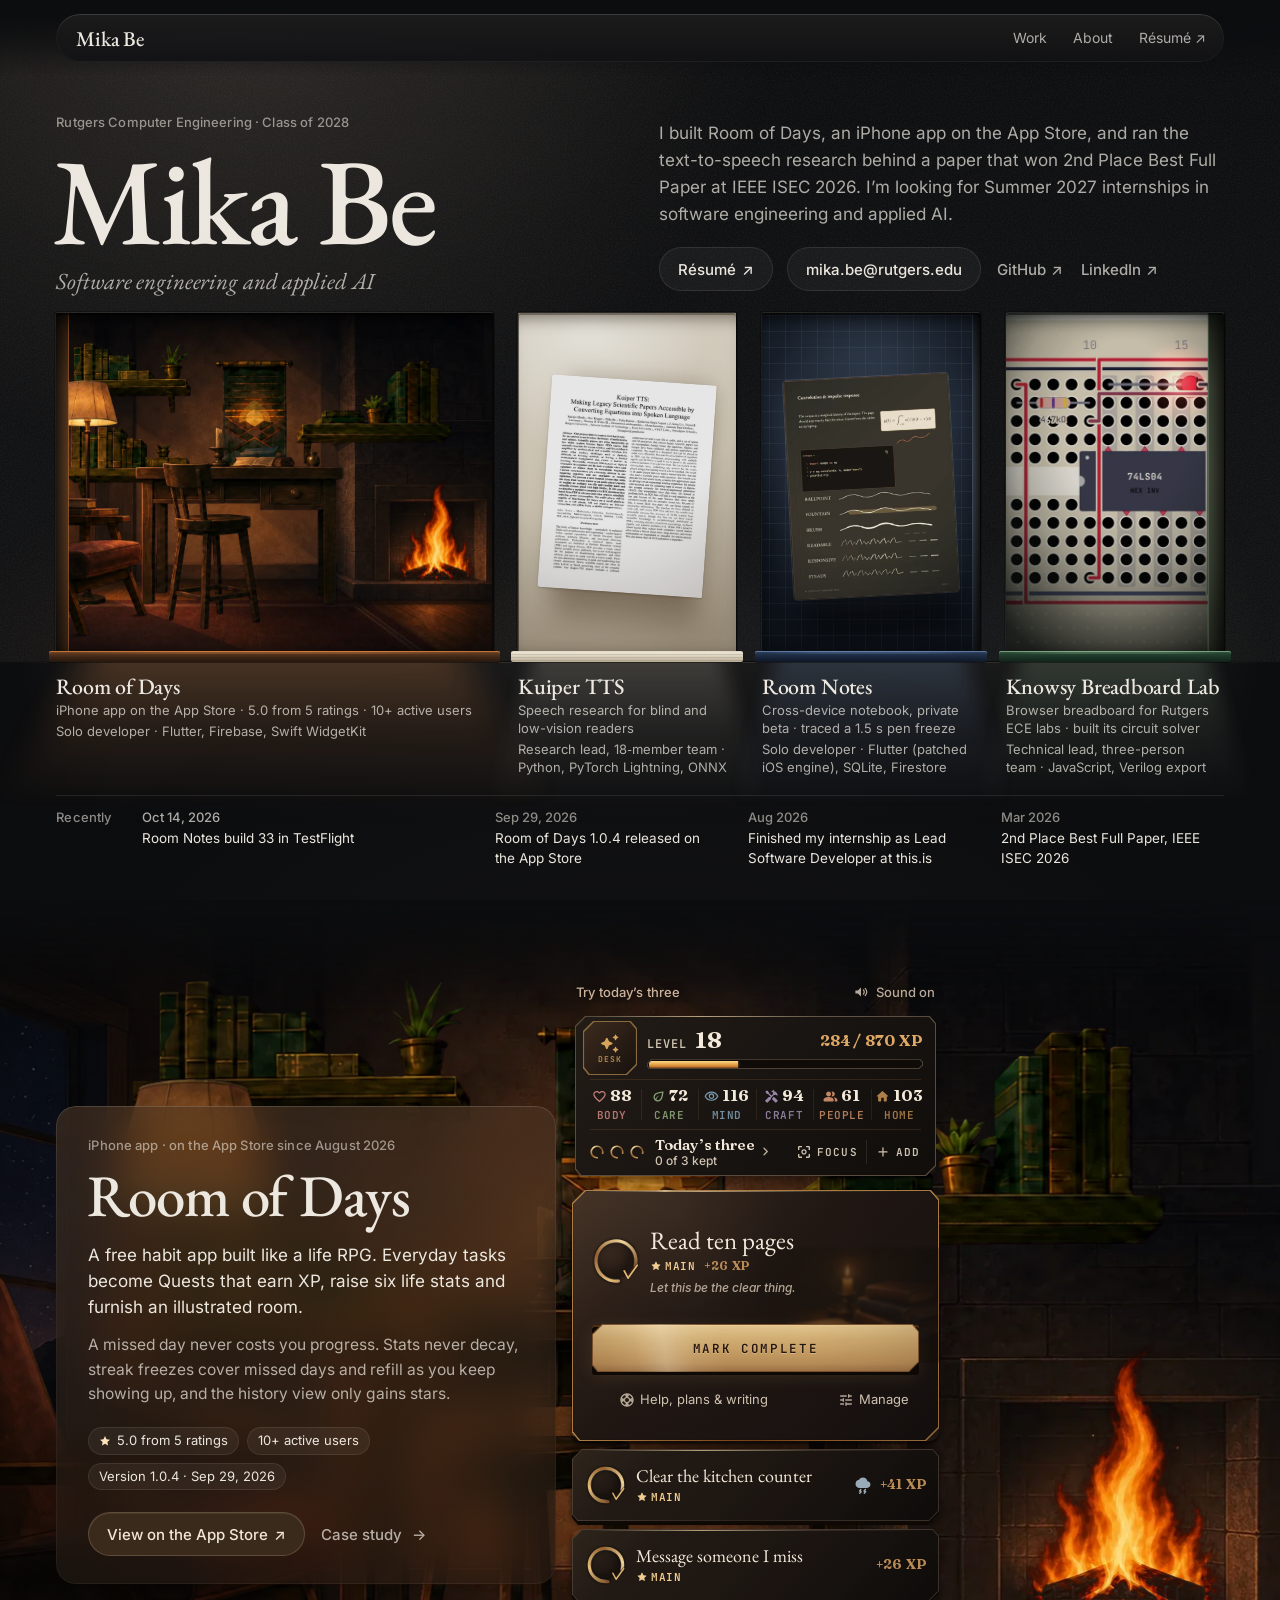
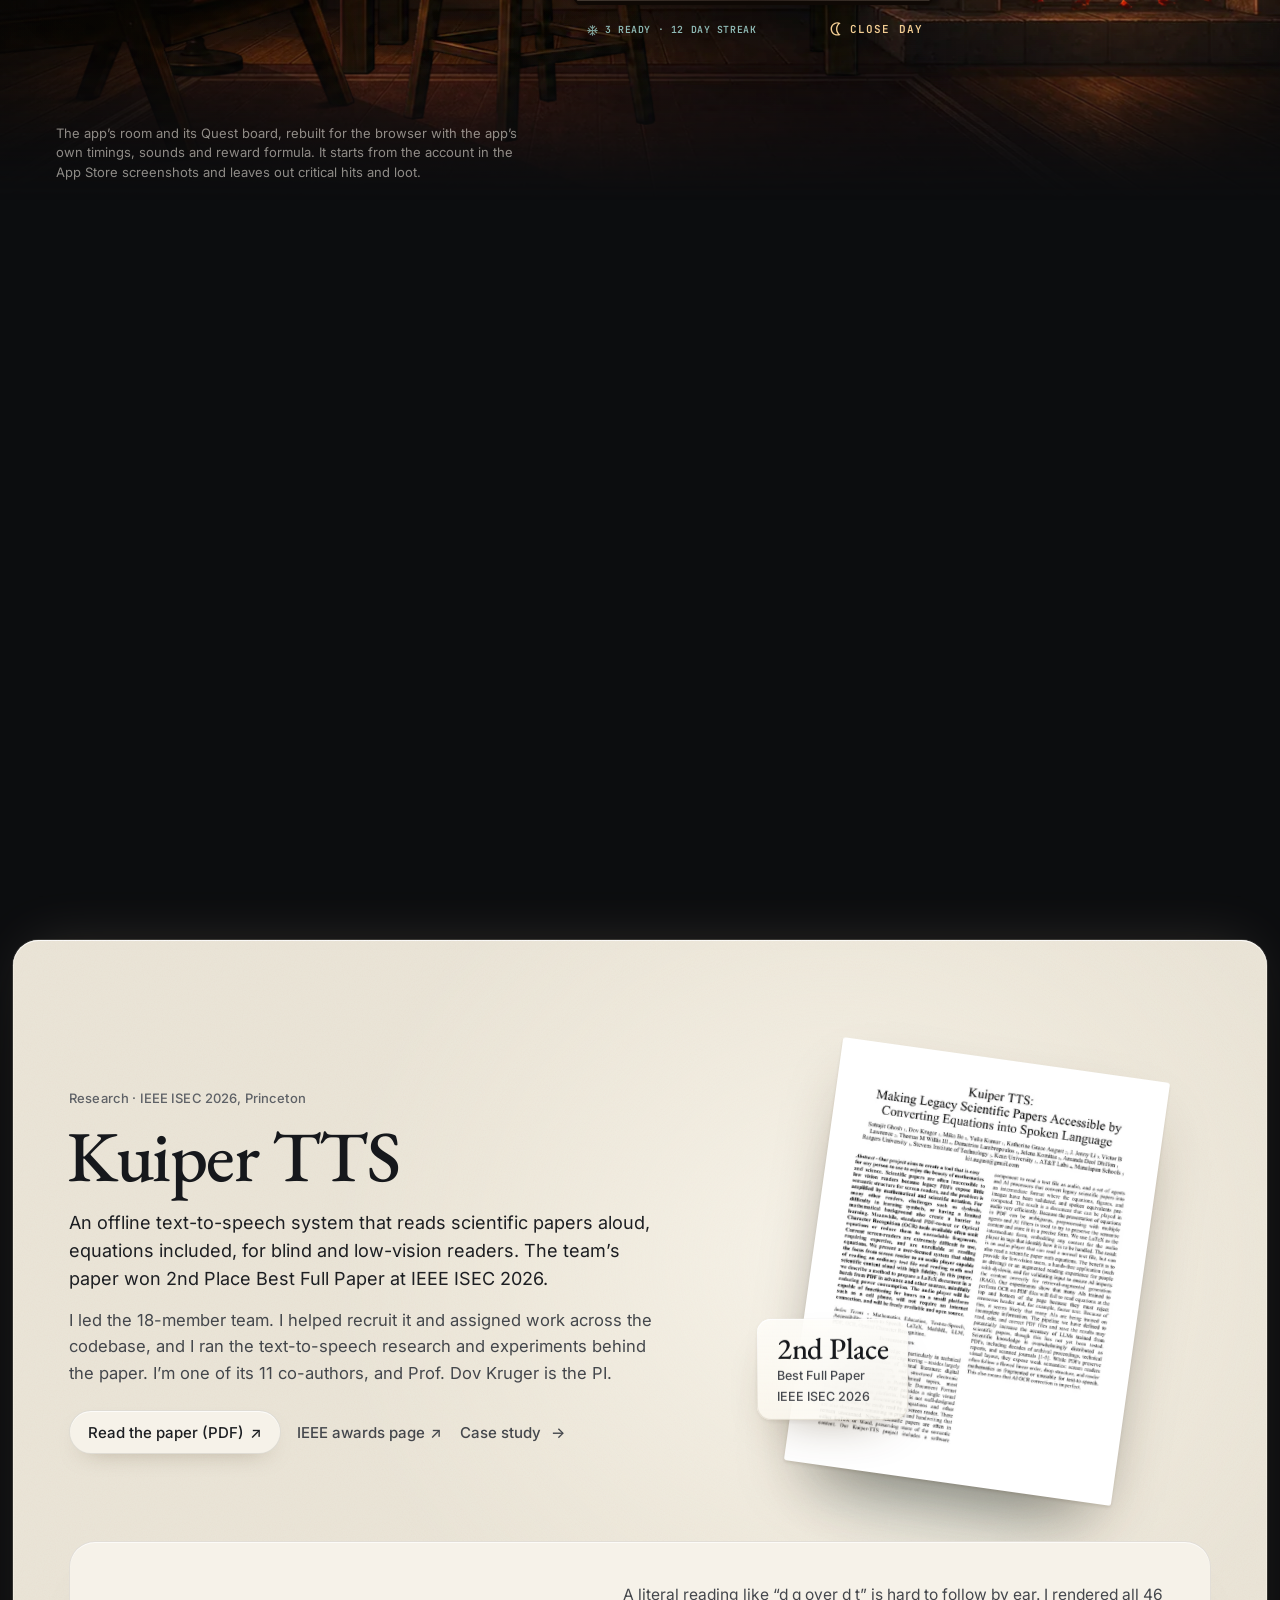
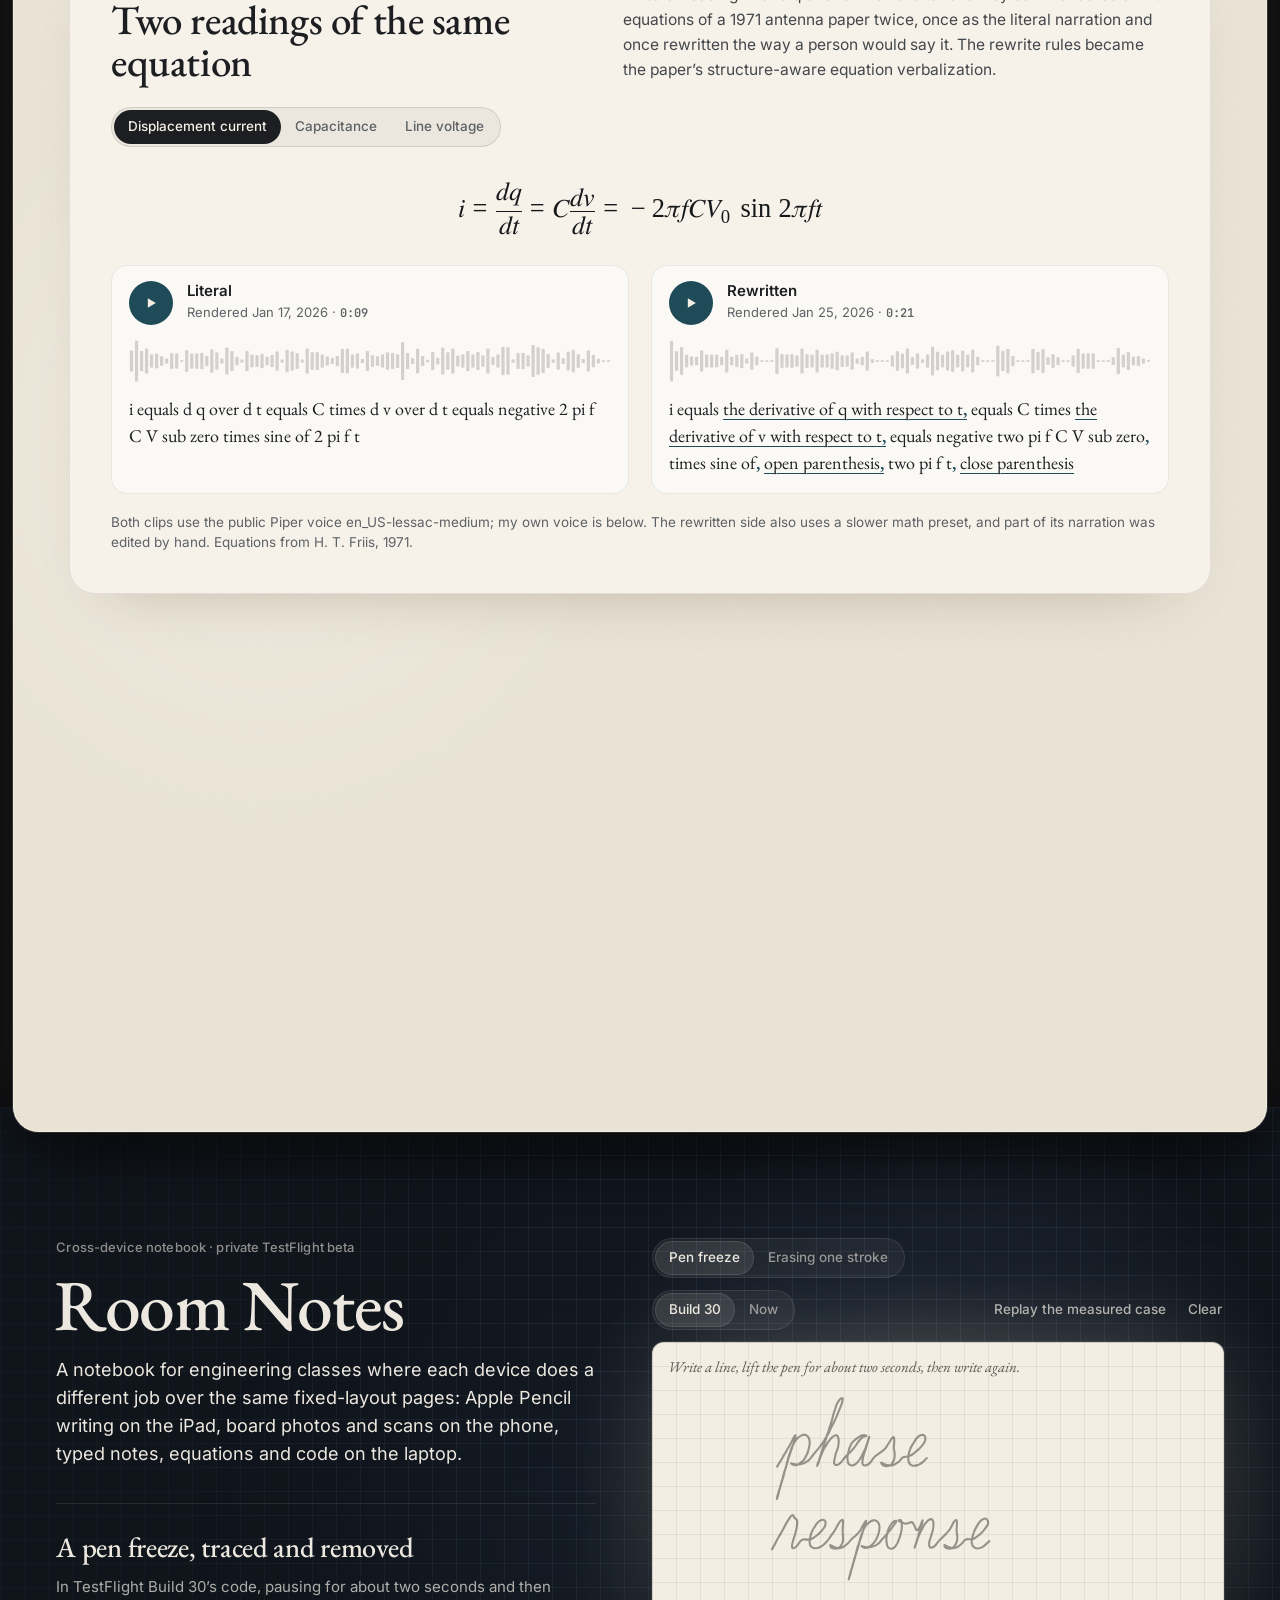
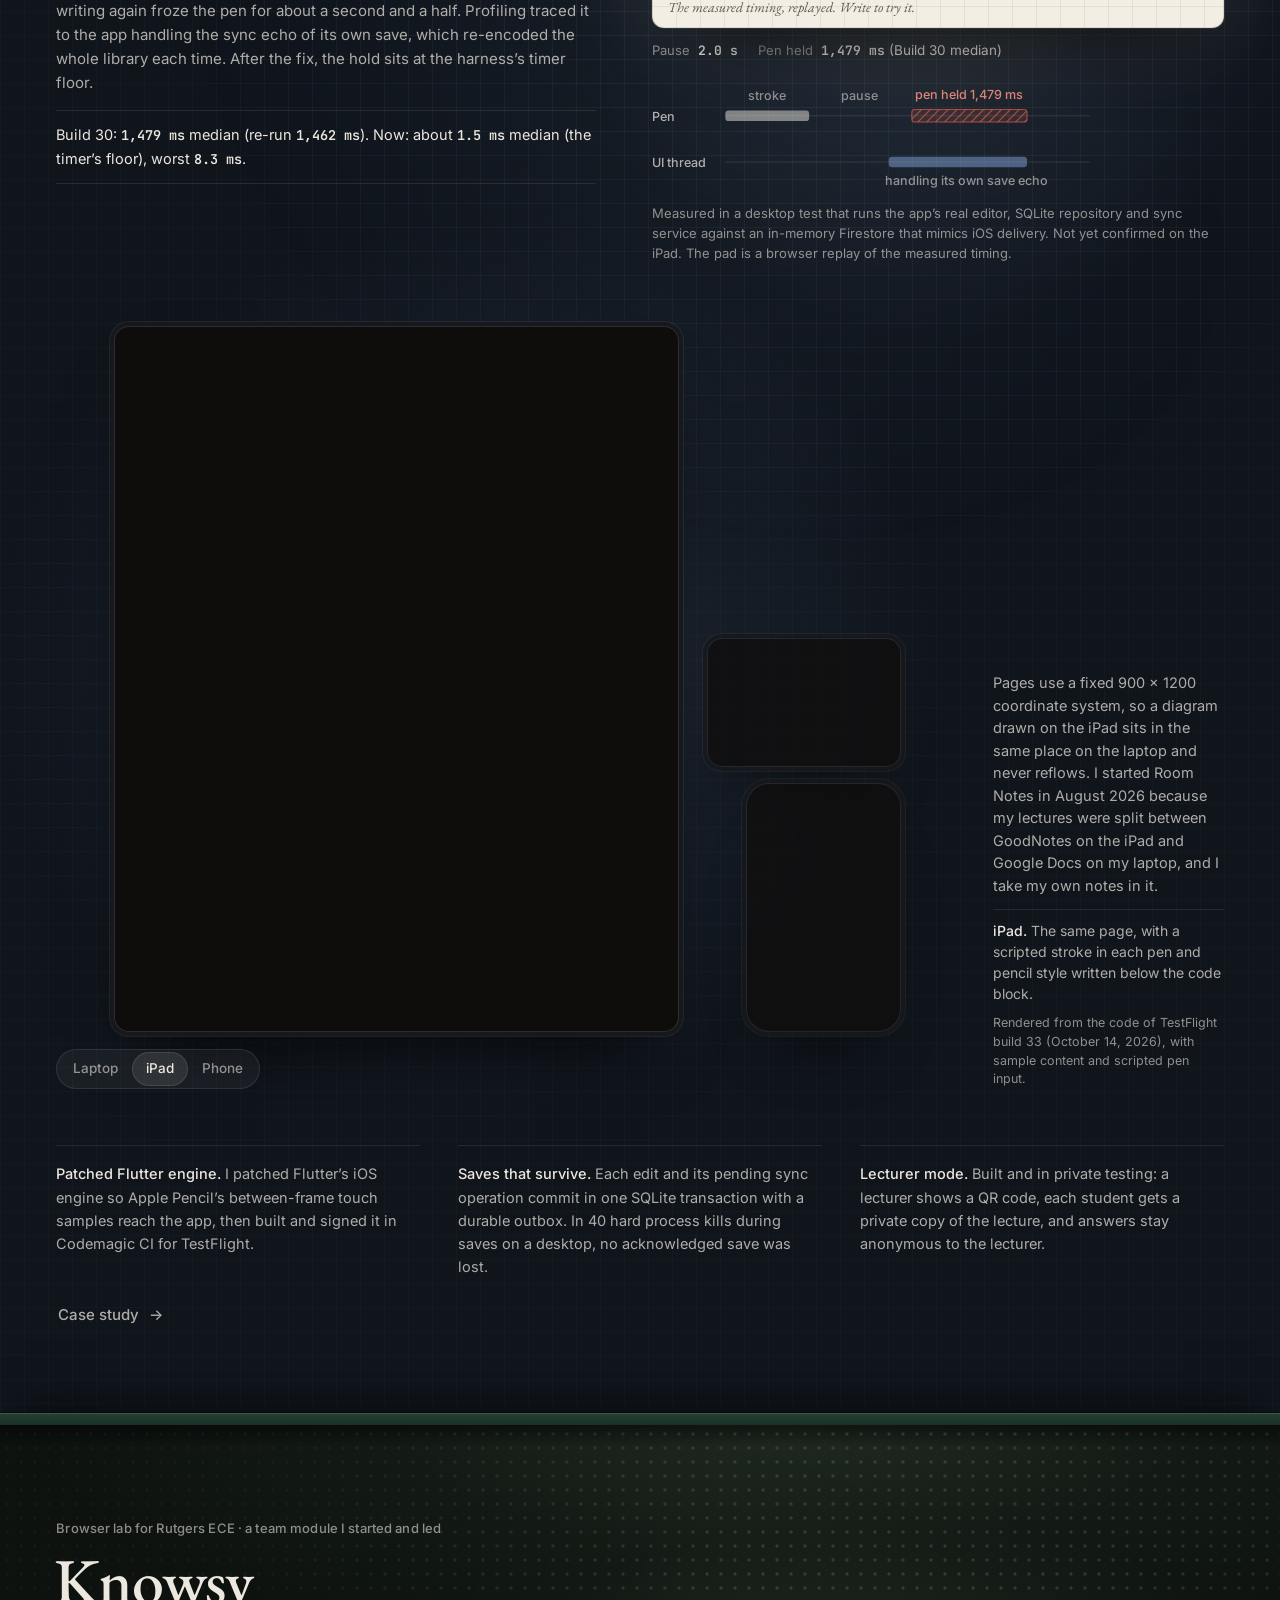
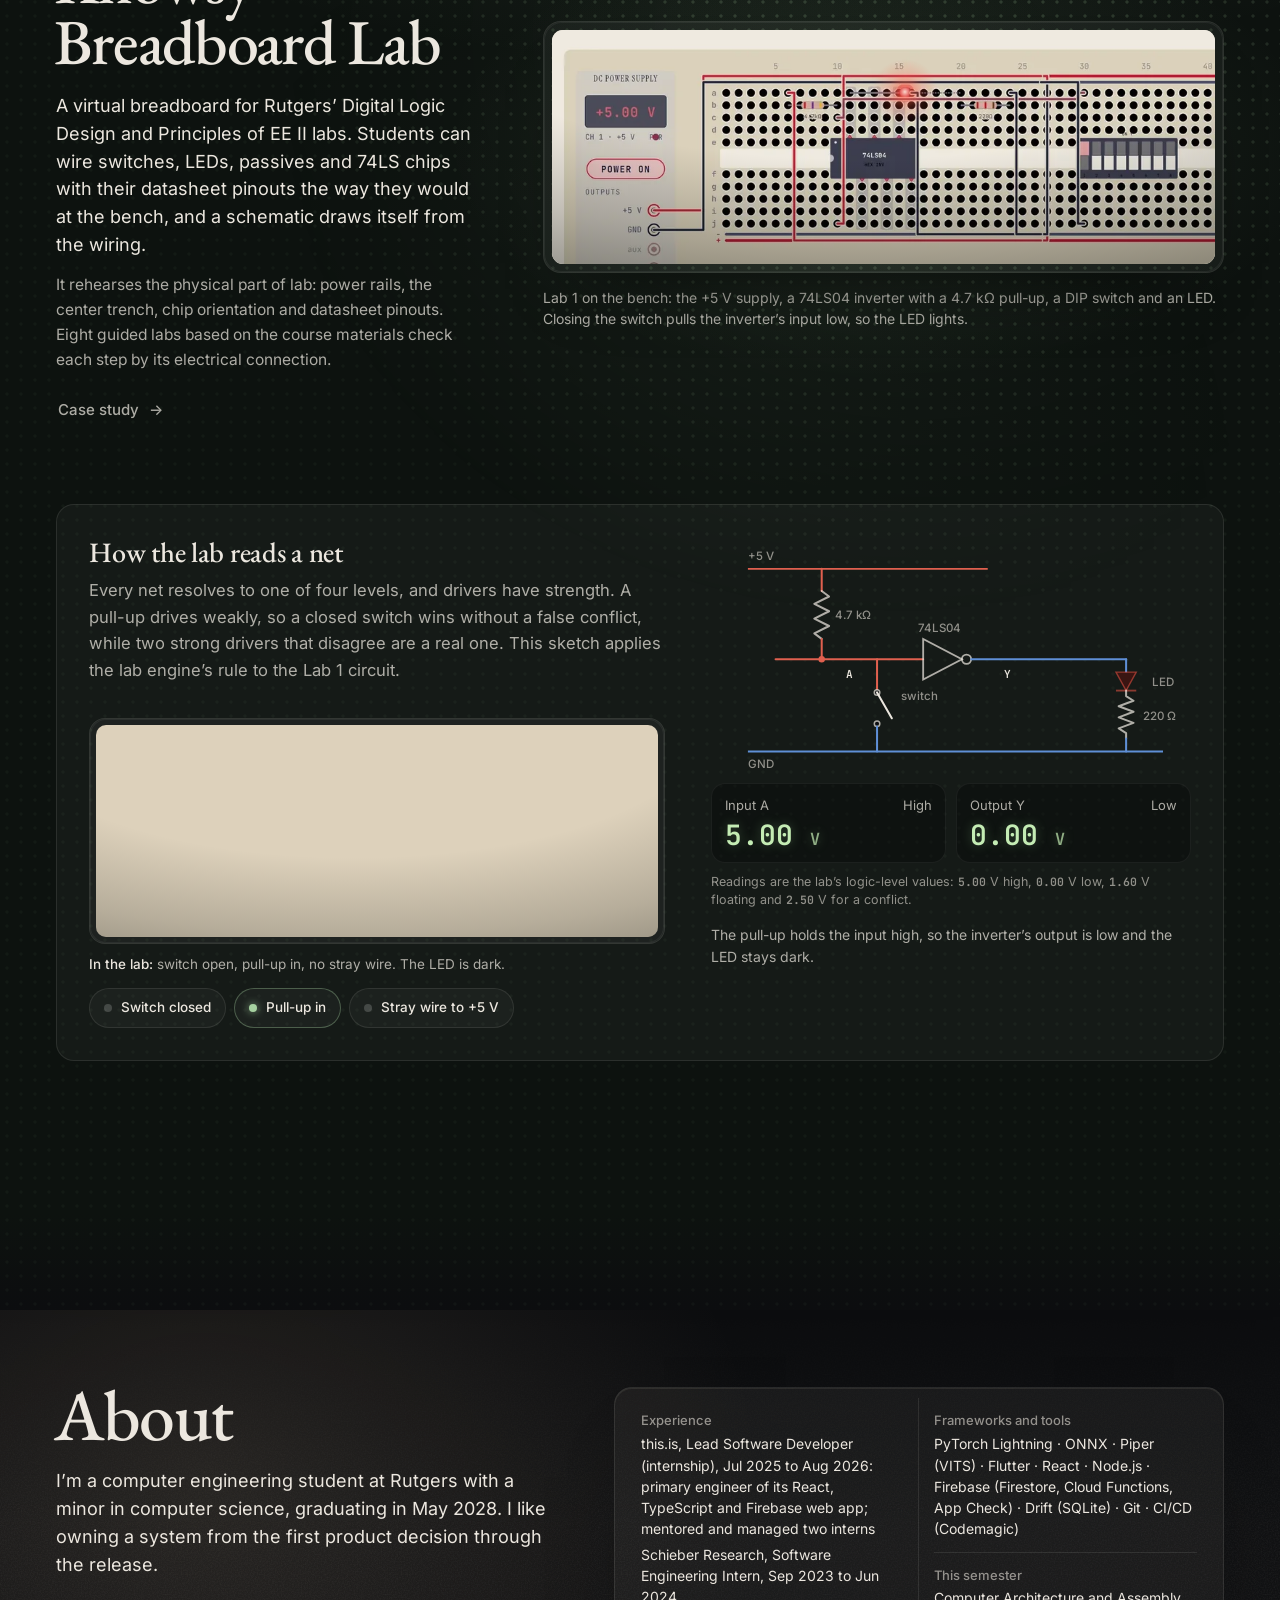
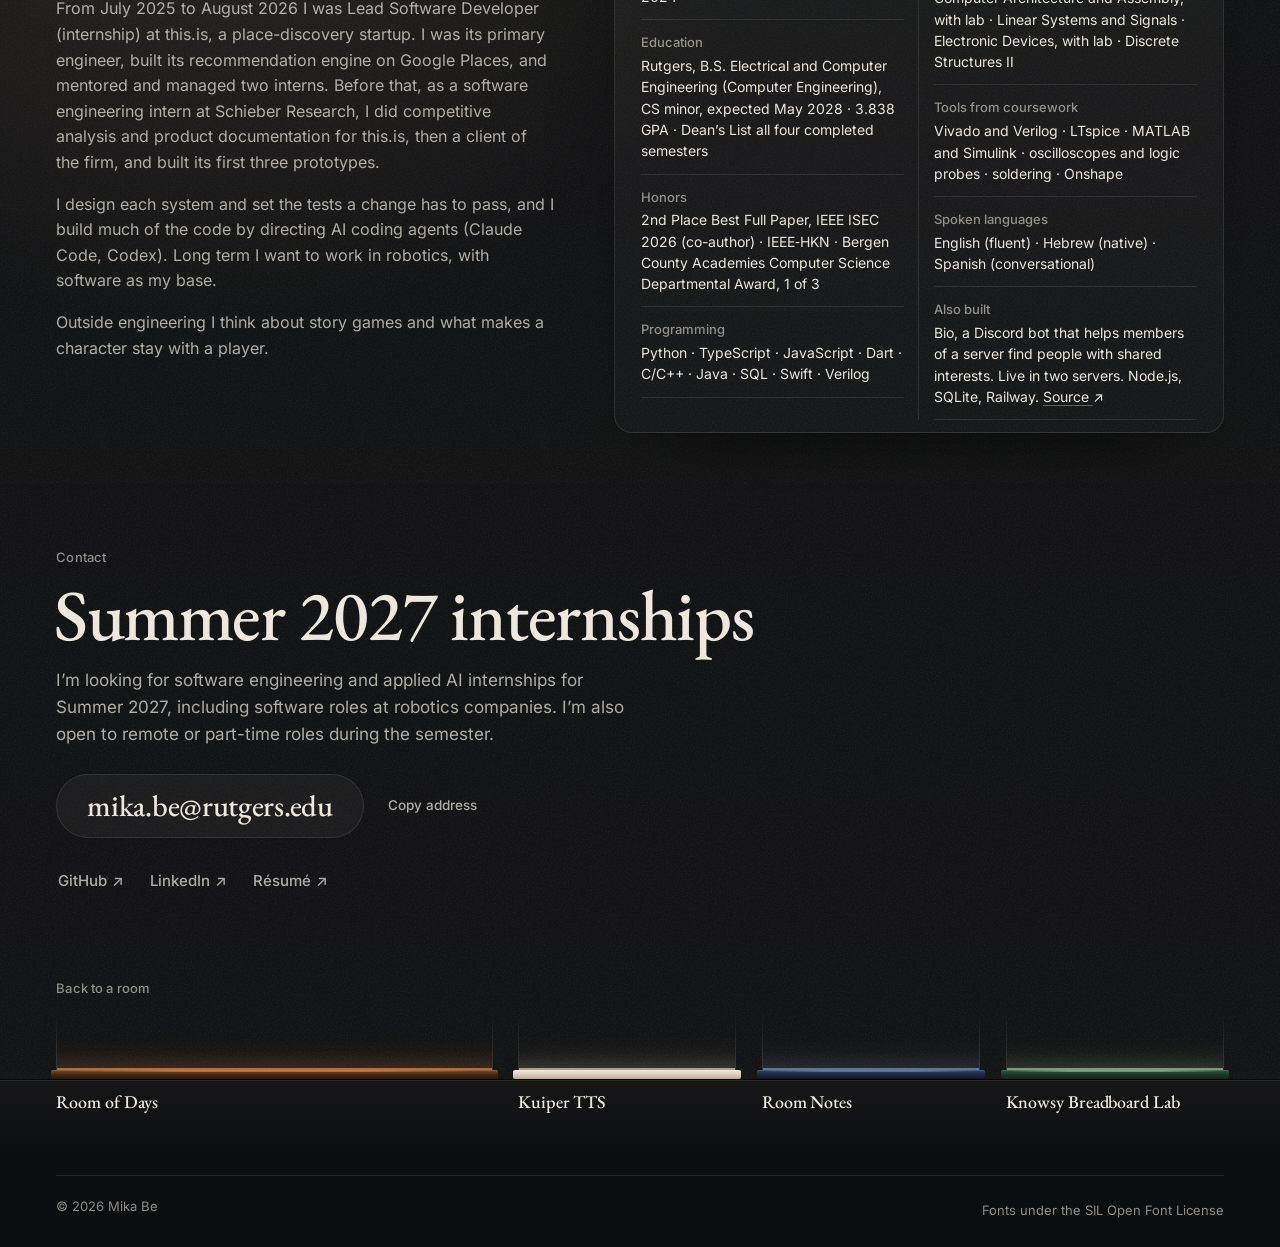
<file: index.html>
<!doctype html>
<html lang="en">
<head>
  <meta charset="utf-8" />
  <meta name="viewport" content="width=device-width, initial-scale=1, viewport-fit=cover" />
  <title>Mika Be | Software Engineering and Applied AI</title>
  <meta name="description" content="Mika Be is a computer engineering student at Rutgers looking for Summer 2027 internships. He built Room of Days, an iPhone app on the App Store, and ran the text-to-speech research behind a paper that won 2nd Place Best Full Paper at IEEE ISEC 2026." />
  <meta name="author" content="Mika Be" />
  <link rel="canonical" href="https://mikabe1805.github.io/" />
  <meta name="theme-color" content="#0c0d0f" />
  <meta property="og:type" content="website" />
  <meta property="og:site_name" content="Mika Be" />
  <meta property="og:locale" content="en_US" />
  <meta property="og:title" content="Mika Be | Software Engineering and Applied AI" />
  <meta property="og:description" content="Room of Days on the App Store, the text-to-speech research behind a 2nd Place Best Full Paper at IEEE ISEC 2026, a cross-device notebook and a browser breadboard lab. Looking for Summer 2027 internships." />
  <meta property="og:url" content="https://mikabe1805.github.io/" />
  <meta property="og:image" content="https://mikabe1805.github.io/assets/social-preview.jpg" />
  <meta property="og:image:type" content="image/jpeg" />
  <meta property="og:image:width" content="1200" />
  <meta property="og:image:height" content="630" />
  <meta property="og:image:alt" content="The hall of Mika Be’s portfolio: his name, “Software engineering and applied AI”, and four lit doors for Room of Days, Kuiper TTS, Room Notes and Knowsy." />
  <meta name="twitter:card" content="summary_large_image" />
  <meta name="twitter:title" content="Mika Be | Software Engineering and Applied AI" />
  <meta name="twitter:description" content="Room of Days on the App Store, the text-to-speech research behind a 2nd Place Best Full Paper at IEEE ISEC 2026, a cross-device notebook and a browser breadboard lab. Looking for Summer 2027 internships." />
  <meta name="twitter:image" content="https://mikabe1805.github.io/assets/social-preview.jpg" />
  <meta name="twitter:image:alt" content="The hall of Mika Be’s portfolio: his name, “Software engineering and applied AI”, and four lit doors for Room of Days, Kuiper TTS, Room Notes and Knowsy." />
  <link rel="icon" href="favicon.ico" sizes="32x32" />
  <link rel="icon" href="assets/favicon.svg" type="image/svg+xml" />
  <link rel="apple-touch-icon" href="apple-touch-icon.png" />
  <script type="application/ld+json">{"@context": "https://schema.org", "@type": "Person", "name": "Mika Be", "url": "https://mikabe1805.github.io/", "affiliation": {"@type": "CollegeOrUniversity", "name": "Rutgers University"}, "sameAs": ["https://github.com/mikabe1805", "https://linkedin.com/in/mika-be"]}</script>
  <!-- font preloads over http only: from file:// a crossorigin preload is blocked (origin null) and the faces would not load -->
  <script>if (location.protocol !== "file:") ["EBGaramond-Variable", "Inter-Regular"].forEach(function (f) { var l = document.createElement("link"); l.rel = "preload"; l.as = "font"; l.type = "font/woff2"; l.crossOrigin = ""; l.href = "assets/fonts/" + f + ".woff2"; document.head.appendChild(l); });</script>
  <!-- the hall's arrival plays once a visit, before anything else is drawn (core.js MB.hall; storage inside try/catch) -->
  <script>(function () { var seen = false; try { seen = !!sessionStorage.getItem("mb-hall"); } catch (e) {} if (!seen && !location.hash && !(window.matchMedia && matchMedia("(prefers-reduced-motion: reduce)").matches)) document.documentElement.classList.add("hall-arrive"); })();</script>
  <link rel="stylesheet" href="assets/css/site.css" />
  <link rel="stylesheet" href="assets/css/home.css" />
  <link rel="stylesheet" href="assets/css/rod-board.css" />
  <noscript><link rel="stylesheet" href="assets/css/noscript.css" /></noscript>
  <script src="assets/js/data.js" defer></script>
  <script src="assets/js/core.js" defer></script>
  <script src="assets/js/depth-room.js" defer></script>
  <script src="assets/js/listen.js" defer></script>
  <script src="assets/js/hand-ref.js" defer></script>
  <script src="assets/js/notes.js" defer></script>
  <script src="assets/js/probe.js" defer></script>
</head>
<body>
  <a class="skip" href="#main">Skip to content</a>
  <div class="world-light" aria-hidden="true">
    <i data-light="hall" class="on"></i><i data-light="rod"></i><i data-light="kuiper"></i><i data-light="notes"></i><i data-light="knowsy"></i><i data-light="shell"></i>
    <i class="peek" data-peek="rod"></i><i class="peek" data-peek="kuiper"></i><i class="peek" data-peek="notes"></i><i class="peek" data-peek="knowsy"></i>
  </div>

  <header class="nav-wrap">
    <nav class="nav glass" data-fixed data-world="hall" aria-label="Main">
      <a class="nav-name" href="#top">Mika Be</a>
      <span class="nav-room empty"><i aria-hidden="true"></i><span></span></span>
      <span class="nav-links">
        <a href="#work">Work</a>
        <a href="#about">About</a>
        <a href="Mika-Be_Resume.pdf" target="_blank" rel="noopener">Résumé<span class="arr" aria-hidden="true">↗</span></a>
      </span>
    </nav>
  </header>

  <main id="main">
    <!-- ================================================================ HALL -->
    <section class="room hall" id="top" data-world="hall" data-room="" aria-labelledby="hall-name">
      <div class="wrap hall-grid">
        <div class="hall-name">
          <p class="kicker">Rutgers Computer Engineering · Class of&nbsp;2028</p>
          <h1 id="hall-name">Mika Be</h1>
          <p class="role-line">Software engineering and applied AI</p>
        </div>
        <div class="hall-pitch">
          <p class="hall-lead">I built Room of Days, an iPhone app on the App Store, and ran the text-to-speech research behind a paper that won 2nd Place Best Full Paper at IEEE&nbsp;ISEC&nbsp;2026. I’m looking for Summer 2027 internships in software engineering and applied&nbsp;AI.</p>
          <div class="actions">
            <a class="pill" href="Mika-Be_Resume.pdf" target="_blank" rel="noopener">Résumé <span class="arr" aria-hidden="true">↗</span></a>
            <a class="pill" href="mailto:mika.be@rutgers.edu">mika.be@rutgers.edu</a>
            <a class="text-link" href="https://github.com/mikabe1805" target="_blank" rel="noopener">GitHub <span class="arr" aria-hidden="true">↗</span></a>
            <a class="text-link" href="https://www.linkedin.com/in/mika-be" target="_blank" rel="noopener">LinkedIn <span class="arr" aria-hidden="true">↗</span></a>
          </div>
        </div>
      </div>

      <nav class="wrap doors" id="work" aria-label="Selected work">
        <span class="hall-wall" aria-hidden="true"></span>
        <a class="door door--rod" href="#room-of-days" data-peek="rod" data-arrive-focus data-portal="#rod-stage .depth-view" style="--i: 0">
          <span class="door-window">
            <span class="depth-room door-depth" data-depth-room data-pointer="window" data-anchor="0.72 0.58" data-anchor-narrow="1 0.58" data-narrow="1100" data-fire="live" data-fire-margin="12" data-moon="141,292,190,348" data-moon-margin="12" data-ignite="900" aria-hidden="true">
              <span class="depth-view"><span class="depth-dolly"><span class="depth-camera">
                <span class="plane" data-k="3.0,2.0,1.0"><img src="assets/world/rod-depth-base.webp" alt="" width="1635" height="962" decoding="async" /></span>
                <span class="plane" data-k="3.0,2.0,1.0"><span class="hearth-glow"></span><span class="depth-fire"><span class="fire-flare"><span class="fire-sway">
                  <img data-frame="a" src="assets/world/rod-fire-a.webp" alt="" width="320" height="300" decoding="async" />
                  <img data-frame="b" src="assets/world/rod-fire-b.webp" alt="" width="320" height="300" decoding="async" />
                  <img data-frame="c" src="assets/world/rod-fire-c.webp" alt="" width="320" height="300" decoding="async" />
                </span></span></span></span>
                <span class="plane" data-k="7.2,4.6,2.0"><img src="assets/world/rod-depth-wall.webp" data-src-2x="assets/world/rod-depth-wall@2x.webp" alt="" width="1635" height="962" decoding="async" /></span>
                <span class="plane" data-k="14.0,8.3,3.8"><img src="assets/world/rod-depth-furniture.webp" data-src-2x="assets/world/rod-depth-furniture@2x.webp" alt="" width="1635" height="962" decoding="async" /></span>
                <span class="plane" data-k="24.0,13.5,6.2"><img src="assets/world/rod-depth-foreground.webp" data-src-2x="assets/world/rod-depth-foreground@2x.webp" alt="" width="1635" height="962" decoding="async" /></span>
              </span></span></span>
            </span>
            <span class="door-jamb door-jamb--l" aria-hidden="true"></span><span class="door-jamb door-jamb--r" aria-hidden="true"></span>
          </span>
          <span class="door-sill" aria-hidden="true"></span>
          <span class="door-text"><strong>Room of Days</strong><small>iPhone app on the App Store · 5.0 from 5 ratings · 10+ active users</small><small class="door-role">Solo developer<span class="door-stack">&nbsp;· Flutter, Firebase, Swift WidgetKit</span></small></span>
        </a>
        <a class="door door--paper" href="#kuiper" data-peek="kuiper" data-arrive-focus data-portal="#kuiper .paper-sheet" style="--i: 1">
          <span class="door-window">
            <span class="depth-room door-depth door-depth--fit" data-depth-room data-pointer="window" data-cam="fit" aria-hidden="true">
              <span class="depth-view"><span class="depth-dolly"><span class="depth-camera">
                <span class="plane door-ground" data-k="3.0,2.0,1.0"><span class="door-cast"></span></span>
                <span class="plane" data-k="14.0,8.3,3.8"><img class="door-obj" src="assets/world/kuiper-door.webp" alt="" width="420" height="543" decoding="async" /></span>
              </span></span></span>
            </span>
            <span class="door-jamb door-jamb--l" aria-hidden="true"></span><span class="door-jamb door-jamb--r" aria-hidden="true"></span>
          </span>
          <span class="door-sill" aria-hidden="true"></span>
          <span class="door-text"><strong>Kuiper TTS</strong><small>Speech research for blind and low-vision readers</small><small class="door-role">Research lead, 18&#8209;member team<span class="door-stack">&nbsp;· Python, PyTorch Lightning, ONNX</span></small></span>
        </a>
        <a class="door door--notes" href="#room-notes" data-peek="notes" data-arrive-focus data-portal="#room-notes .pen-surface" style="--i: 2">
          <span class="door-window">
            <span class="depth-room door-depth door-depth--fit" data-depth-room data-pointer="window" data-cam="fit" aria-hidden="true">
              <span class="depth-view"><span class="depth-dolly"><span class="depth-camera">
                <span class="plane door-ground" data-k="3.0,2.0,1.0"><span class="door-cast"></span></span>
                <span class="plane" data-k="14.0,8.3,3.8"><img class="door-obj" src="assets/world/rn-door-page.webp" alt="" width="480" height="638" decoding="async" /></span>
              </span></span></span>
            </span>
            <span class="door-jamb door-jamb--l" aria-hidden="true"></span><span class="door-jamb door-jamb--r" aria-hidden="true"></span>
          </span>
          <span class="door-sill" aria-hidden="true"></span>
          <span class="door-text"><strong>Room Notes</strong><small>Cross-device notebook, private beta&nbsp;· traced a 1.5&nbsp;s pen freeze</small><small class="door-role">Solo developer<span class="door-stack">&nbsp;· Flutter (patched iOS engine), SQLite, Firestore</span></small></span>
        </a>
        <a class="door door--knowsy" href="#knowsy" data-peek="knowsy" data-arrive-focus data-portal="#knowsy .kn-strip" style="--i: 3">
          <span class="door-window">
            <span class="depth-room door-depth door-depth--fit" data-depth-room data-pointer="window" data-cam="fit" aria-hidden="true">
              <span class="depth-view"><span class="depth-dolly"><span class="depth-camera">
                <span class="plane door-ground" data-k="3.0,2.0,1.0"></span>
                <span class="plane" data-k="7.2,4.6,2.0"><span class="door-board"><img class="door-img" src="assets/world/knowsy-door.webp" alt="" width="560" height="760" decoding="async" /><span class="door-led"></span></span></span>
              </span></span></span>
            </span>
            <span class="door-jamb door-jamb--l" aria-hidden="true"></span><span class="door-jamb door-jamb--r" aria-hidden="true"></span>
          </span>
          <span class="door-sill" aria-hidden="true"></span>
          <span class="door-text"><strong>Knowsy Breadboard Lab</strong><small>Browser breadboard for Rutgers ECE labs&nbsp;· built its circuit solver</small><small class="door-role">Technical lead, three-person team<span class="door-stack">&nbsp;· JavaScript, Verilog export</span></small></span>
        </a>
      </nav>

      <aside class="wrap hall-log" aria-labelledby="log-title">
        <h2 class="kicker" id="log-title">Recently</h2>
        <ol data-swipe-label="Recent updates. Scroll sideways for more.">
          <li><time datetime="2026-10-14">Oct 14, 2026</time><span>Room Notes build 33 in TestFlight</span></li>
          <li><time datetime="2026-09-29">Sep 29, 2026</time><span>Room of Days 1.0.4 released on the App Store</span></li>
          <li><time datetime="2026-08">Aug 2026</time><span>Finished my internship as Lead Software Developer at this.is</span></li>
          <li><time datetime="2026-03">Mar 2026</time><span>2nd Place Best Full Paper, IEEE ISEC 2026</span></li>
        </ol>
      </aside>
    </section>

    <!-- ================================================================ ROOM OF DAYS -->
    <section class="room rod" id="room-of-days" data-world="rod" data-room="Room of Days" aria-labelledby="rod-title">
      <div class="rod-stage depth-room" id="rod-stage" data-depth-room data-arrive data-fire="live" data-inputs="pointer scroll tilt"
           data-anchor="0.5 0.5" data-anchor-narrow="1 0.6" data-narrow="1200" data-moon="141,292,190,348" data-moon-plate="#rod-plate" data-fire-clear="#quest" data-tilt-button="#rod-tilt" data-tilt-off="#rod-tilt-off">
        <div class="depth-view">
          <div class="depth-dolly">
            <div class="depth-camera" aria-hidden="true">
              <div class="plane" data-k="3.0,2.0,1.0"><img src="assets/world/rod-depth-base.webp" alt="" width="1635" height="962" decoding="async" /></div>
              <div class="plane" data-k="3.0,2.0,1.0">
                <div class="hearth-glow"></div>
                <div class="hearth-flare"></div>
                <div class="depth-fire"><div class="fire-flare"><div class="fire-sway">
                  <img data-frame="a" data-src="assets/world/rod-fire-a.webp" data-src-on="arrive" alt="" width="320" height="300" decoding="async" />
                  <img data-frame="b" src="assets/world/rod-fire-b.webp" alt="" width="320" height="300" decoding="async" />
                  <img data-frame="c" data-src="assets/world/rod-fire-c.webp" data-src-on="arrive" alt="" width="320" height="300" decoding="async" />
                </div></div></div>
              </div>
              <div class="plane" data-k="7.2,4.6,2.0"><img src="assets/world/rod-depth-wall.webp" data-src-2x="assets/world/rod-depth-wall@2x.webp" alt="" width="1635" height="962" decoding="async" /></div>
              <div class="plane" data-k="14.0,8.3,3.8"><img src="assets/world/rod-depth-furniture.webp" data-src-2x="assets/world/rod-depth-furniture@2x.webp" alt="" width="1635" height="962" decoding="async" /></div>
              <div class="plane" data-k="24.0,13.5,6.2"><img src="assets/world/rod-depth-foreground.webp" data-src-2x="assets/world/rod-depth-foreground@2x.webp" alt="" width="1635" height="962" decoding="async" /></div>
              <div class="room-light"></div>
            </div>
          </div>
          <div class="depth-vignette rod-vignette" aria-hidden="true"></div>
          <img class="rod-still" src="assets/world/rod-room-still.webp" alt="" width="1635" height="962" loading="lazy" decoding="async" />
          <button class="tilt-pill glass" type="button" id="rod-tilt" hidden><svg viewBox="0 0 20 20" aria-hidden="true"><rect x="6.6" y="3.2" width="6.8" height="13.6" rx="1.7" transform="rotate(-16 10 10)"/><path d="M2.6 8.2a8.2 8.2 0 0 1 2.3-3.9"/><path d="M17.4 11.8a8.2 8.2 0 0 1-2.3 3.9"/></svg>Tilt to look around</button>
        </div>

        <div class="wrap rod-overlay" data-portal-layer>
          <div class="rod-plate glass" id="rod-plate">
            <p class="kicker">iPhone app · on the App Store since August 2026</p>
            <h2 id="rod-title" tabindex="-1" data-room-heading>Room of Days</h2>
            <p class="rod-p1">A free habit app built like a life RPG. Everyday tasks become Quests that earn XP, raise six life stats and furnish an illustrated room.</p>
            <p class="rod-p2">A missed day never costs you progress. Stats never decay, streak freezes cover missed days and refill as you keep showing up, and the history view only gains stars.</p>
            <ul class="chips" aria-label="App Store facts">
              <li class="chip"><svg class="star" viewBox="0 0 20 20" aria-hidden="true"><path d="M10 1.8l2.5 5.3 5.8.7-4.3 4 1.1 5.7L10 14.7l-5.1 2.8 1.1-5.7-4.3-4 5.8-.7z"/></svg>5.0 from 5 ratings</li>
              <li class="chip">10+ active users</li>
              <li class="chip">Version 1.0.4 · Sep 29, 2026</li>
            </ul>
            <div class="links">
              <a class="pill pill--bronze" href="https://apps.apple.com/us/app/room-of-days/id6781401469" target="_blank" rel="noopener">View on the App Store <span class="arr" aria-hidden="true">↗</span></a>
              <a class="text-link" href="projects/room-of-days.html">Case study<span class="sr-only">: Room of Days</span> <span class="arr arr--fwd" aria-hidden="true">→</span></a>
            </div>
          </div>
        </div>
        <div class="quest rod-board" id="quest" data-portal-layer data-quest data-variant="home" data-kicker="Try today’s three" role="group" data-load-js="assets/js/quest-engine.js assets/js/quest-ui.js"></div>
        <p class="wrap rod-caption" data-portal-layer><span>The app’s room and its Quest board, rebuilt for the browser with the app’s own timings, sounds and reward formula. It starts from the account in the App Store screenshots and leaves out critical hits and loot.</span> <span class="tilt-off" id="rod-tilt-off" hidden>Motion access was declined, so the room stays still.</span></p>
      </div>

      <div class="wrap rod-more">
        <figure class="store" data-reveal>
          <figcaption class="kicker">From the App Store listing</figcaption>
          <div class="store-row">
            <div class="store-item">
              <button class="phone-frame" type="button" data-zoom="assets/world/rod-store-quests.webp" data-caption="Today’s Quests. Six life stats sit above the Choose today prompt and the day’s open Quests; Read ten pages is the main Quest at +26 XP.">
                <img data-src="assets/world/rod-store-quests.webp" alt="Room of Days Quests screen: level 18 at 284 of 870 XP, six life stats, the Choose today prompt and Read ten pages, the main Quest, at +26 XP." width="645" height="1398" decoding="async" /><noscript><img src="assets/world/rod-store-quests.webp" alt="Room of Days Quests screen: level 18 at 284 of 870 XP, six life stats, the Choose today prompt and Read ten pages, the main Quest, at +26 XP." width="645" height="1398" decoding="async" /></noscript>
              </button>
              <p class="caption"><strong>Today’s Quests.</strong> Six life stats sit above the Choose today prompt and the day’s open Quests; Read ten pages is the main Quest at +26&nbsp;XP.</p>
            </div>
            <div class="store-item">
              <button class="phone-frame" type="button" data-zoom="assets/world/rod-store-workshop.webp" data-caption="The Workshop. The Steward, an optional character, asks what you’re working on and opens a Quest or helps shape a new route. His lines are pre-written, with no AI chat.">
                <img data-src="assets/world/rod-store-workshop.webp" alt="The Workshop: the Steward at his bench asks what we are working on, with two Quests on the board and one route to shape." width="645" height="1398" decoding="async" /><noscript><img src="assets/world/rod-store-workshop.webp" alt="The Workshop: the Steward at his bench asks what we are working on, with two Quests on the board and one route to shape." width="645" height="1398" decoding="async" /></noscript>
              </button>
              <p class="caption"><strong>The Workshop.</strong> The Steward, an optional character, asks what you’re working on and opens a Quest or helps shape a new route. His lines are pre-written, with no AI chat.</p>
            </div>
            <div class="store-item">
              <button class="phone-frame" type="button" data-zoom="assets/world/rod-store-reward.webp" data-caption="A finished Quest. +26 XP, +8 Glimmers and +6 Mind land together, the streak multiplier shows ×1.6, and the receipt offers swipe to undo.">
                <img data-src="assets/world/rod-store-reward.webp" alt="A Quest complete receipt: +26 XP and +8 Glimmers, +6 Mind, streak ×1.6, and swipe to undo." width="645" height="1398" decoding="async" /><noscript><img src="assets/world/rod-store-reward.webp" alt="A Quest complete receipt: +26 XP and +8 Glimmers, +6 Mind, streak ×1.6, and swipe to undo." width="645" height="1398" decoding="async" /></noscript>
              </button>
              <p class="caption"><strong>A finished Quest.</strong> +26&nbsp;XP, +8&nbsp;Glimmers and +6&nbsp;Mind land together, the streak multiplier shows ×1.6, and the receipt offers swipe to undo.</p>
            </div>
          </div>
        </figure>
        <div class="rod-aside" data-reveal>
          <p class="rod-credit">I came up with Room of Days and took it from idea through Apple review on my own.</p>
          <ul class="spec-strip" aria-label="How it is built">
            <li>Flutter and Dart</li>
            <li>Offline-first save on the phone</li>
            <li>TypeScript Cloud Functions with App Check and App Attest</li>
            <li>Codemagic CI tests, signs and uploads each iOS build</li>
          </ul>
          <a class="text-link rod-case" href="projects/room-of-days.html">Case study: how it’s built, the Quest board and six rooms <span class="arr arr--fwd" aria-hidden="true">→</span></a>
        </div>
      </div>
    </section>

    <!-- ================================================================ KUIPER -->
    <section class="room kuiper tex-paper" data-lamp id="kuiper" data-world="kuiper" data-room="Kuiper TTS" aria-labelledby="kuiper-title">
      <span class="portal-box" aria-hidden="true"></span>
      <div class="wrap kuiper-top">
        <div class="kuiper-copy">
          <p class="kicker">Research · IEEE ISEC 2026, Princeton</p>
          <h2 id="kuiper-title" tabindex="-1" data-room-heading>Kuiper TTS</h2>
          <p class="lead">An offline text-to-speech system that reads scientific papers aloud, equations included, for blind and low-vision readers. The team’s paper won 2nd Place Best Full Paper at IEEE&nbsp;ISEC&nbsp;2026.</p>
          <p class="body-2">I led the 18-member team. I helped recruit it and assigned work across the codebase, and I ran the text-to-speech research and experiments behind the paper. I’m one of its 11 co-authors, and Prof. Dov Kruger is the PI.</p>
          <div class="links">
            <a class="pill pill--light" href="kuiper-tts-paper.pdf" target="_blank" rel="noopener">Read the paper (PDF) <span class="arr" aria-hidden="true">↗</span></a>
            <a class="text-link" href="https://ewh.ieee.org/conf/stem/awards.html" target="_blank" rel="noopener">IEEE awards page <span class="arr" aria-hidden="true">↗</span></a>
            <a class="text-link" href="projects/kuiper-tts.html">Case study<span class="sr-only">: Kuiper TTS</span> <span class="arr arr--fwd" aria-hidden="true">→</span></a>
          </div>
        </div>
        <a class="paper" href="kuiper-tts-paper.pdf" target="_blank" rel="noopener" data-tilt-card="2" aria-label="Open the Kuiper TTS paper (PDF)">
          <span class="paper-sheet"><img src="assets/kuiper-paper.webp" srcset="assets/kuiper-paper-520.webp 520w, assets/kuiper-paper-800.webp 800w, assets/kuiper-paper.webp 1082w" sizes="(max-width: 699px) 186px, (max-width: 900px) 270px, 330px" alt="First page of the paper: Kuiper TTS, Making Legacy Scientific Papers Accessible by Converting Equations into Spoken Language." width="1082" height="1400" loading="lazy" decoding="async" /></span>
          <span class="seal glass" data-portal-layer><b>2nd Place</b><small>Best Full Paper</small><small>IEEE ISEC 2026</small></span>
        </a>
      </div>

      <div class="wrap">
        <div class="listen matte" id="listen-home" data-listen data-flag="abClips" data-reveal>
          <div class="listen-head">
            <h3>Two readings of the same equation</h3>
            <p class="body-2">A literal reading like “d q over d t” is hard to follow by ear. I rendered all 46 equations of a 1971 antenna paper twice, once as the literal narration and once rewritten the way a person would say it. The rewrite rules became the paper’s structure-aware equation verbalization.</p>
          </div>
          <div class="seg eq-tabs" role="tablist" aria-label="Equation">
            <button type="button" role="tab" id="tab-eq0003" data-eq="eq0003" aria-selected="true" aria-controls="listen-panel">Displacement current</button>
            <button type="button" role="tab" id="tab-eq0002" data-eq="eq0002" aria-selected="false" aria-controls="listen-panel" tabindex="-1">Capacitance</button>
            <button type="button" role="tab" id="tab-eq0004" data-eq="eq0004" aria-selected="false" aria-controls="listen-panel" tabindex="-1">Line voltage</button>
            <i class="seg-ink" aria-hidden="true"></i>
          </div>
          <div id="listen-panel" role="tabpanel" aria-labelledby="tab-eq0003">
            <div class="eq-display">
              <math display="block" data-eq-math="eq0003" aria-label="i equals d q over d t equals C d v over d t equals minus 2 pi f C V zero sine 2 pi f t"><mi>i</mi><mo>=</mo><mfrac><mrow><mi>d</mi><mi>q</mi></mrow><mrow><mi>d</mi><mi>t</mi></mrow></mfrac><mo>=</mo><mi>C</mi><mfrac><mrow><mi>d</mi><mi>v</mi></mrow><mrow><mi>d</mi><mi>t</mi></mrow></mfrac><mo>=</mo><mo>&minus;</mo><mn>2</mn><mi>&pi;</mi><mi>f</mi><mi>C</mi><msub><mi>V</mi><mn>0</mn></msub><mo lspace="0.2em">sin</mo><mn>2</mn><mi>&pi;</mi><mi>f</mi><mi>t</mi></math>
              <math display="block" data-eq-math="eq0002" hidden aria-label="C equals epsilon s over d farads"><mi>C</mi><mo>=</mo><mi>&epsilon;</mi><mfrac><mi>s</mi><mi>d</mi></mfrac><mspace width="0.4em"/><mtext>farads</mtext></math>
              <math display="block" data-eq-math="eq0004" hidden aria-label="d v sub x equals minus L d x times d i sub x over d t"><mi>d</mi><msub><mi>v</mi><mi>x</mi></msub><mo>=</mo><mo>&minus;</mo><mi>L</mi><mspace width="0.17em"/><mi>d</mi><mi>x</mi><mfrac><mrow><mi>d</mi><msub><mi>i</mi><mi>x</mi></msub></mrow><mrow><mi>d</mi><mi>t</mi></mrow></mfrac></math>
            </div>
            <div class="ab">
              <div class="player" data-player data-kind="lit" data-label="the literal reading">
                <div class="player-top">
                  <button class="play" type="button" aria-label="Play the literal reading"><svg viewBox="0 0 20 20" aria-hidden="true"><path class="i-play" d="M6 4l10 6-10 6z"/><path class="i-pause" d="M5.5 4h3v12h-3zM11.5 4h3v12h-3z"/></svg></button>
                  <div><p class="player-name">Literal</p><p class="player-meta">Rendered <span data-date>Jan 17, 2026</span> · <span class="num" data-dur>0:09</span></p></div>
                </div>
                <svg class="wave" data-wave viewBox="0 0 96 32" preserveAspectRatio="none" role="slider" tabindex="0" aria-label="Seek the literal reading" aria-valuemin="0" aria-valuemax="8.9" aria-valuenow="0"></svg>
                <p class="transcript" data-transcript>i equals d q over d t equals C times d v over d t equals negative 2 pi f C V sub zero times sine of 2 pi f t</p>
                <audio preload="none" src="audio/world/eq0003-lit.m4a" controls></audio>
              </div>
              <div class="player" data-player data-kind="new" data-label="the rewritten reading">
                <div class="player-top">
                  <button class="play" type="button" aria-label="Play the rewritten reading"><svg viewBox="0 0 20 20" aria-hidden="true"><path class="i-play" d="M6 4l10 6-10 6z"/><path class="i-pause" d="M5.5 4h3v12h-3zM11.5 4h3v12h-3z"/></svg></button>
                  <div><p class="player-name">Rewritten</p><p class="player-meta">Rendered <span data-date>Jan 25, 2026</span> · <span class="num" data-dur>0:21</span></p></div>
                </div>
                <svg class="wave" data-wave viewBox="0 0 96 32" preserveAspectRatio="none" role="slider" tabindex="0" aria-label="Seek the rewritten reading" aria-valuemin="0" aria-valuemax="20.8" aria-valuenow="0"></svg>
                <p class="transcript" data-transcript>i equals the derivative of q with respect to t, equals C times the derivative of v with respect to t, equals negative two pi f C V sub zero, times sine of, open parenthesis, two pi f t, close parenthesis</p>
                <audio preload="none" src="audio/world/eq0003-new.m4a" controls></audio>
              </div>
            </div>
          </div>
          <p class="listen-foot">Both clips use the public Piper voice en_US-lessac-medium; my own voice is below. The rewritten side also uses a slower math preset, and part of its narration was edited by hand. Equations from H.&nbsp;T. Friis, 1971.</p>
        </div>

        <div class="voice" data-reveal>
          <div class="voice-copy">
            <h3>A voice trained on my own recordings</h3>
            <p class="body-2">I recorded 886 clips, about 41 minutes, with a terminal recording tool I built that stops on silence and lets me keep or redo each take. A one-command pipeline on the lab’s Jetstream2 GPU allocation trims and normalizes the audio, rejects clipped or noisy takes, trains a Piper (VITS) voice on my clips with PyTorch Lightning and exports it to ONNX.</p>
            <p class="body-2">When one version developed audible pitch jumps, I traced them to an augmentation step that resampled the audio and shifted its pitch by about a semitone. I replaced it with time-stretching and retrained<span data-flag="voiceV5">; version 5 is the voice after that fix, trained for 15,000&nbsp;steps</span>.</p>
          </div>
          <div class="voice-players">
            <div class="player" data-player data-clip="voice-v3-gaussian" data-label="version 3 of my voice reading the Gaussian integral">
              <div class="player-top">
                <button class="play" type="button" aria-label="Play version 3 of my voice reading the Gaussian integral"><svg viewBox="0 0 20 20" aria-hidden="true"><path class="i-play" d="M6 4l10 6-10 6z"/><path class="i-pause" d="M5.5 4h3v12h-3zM11.5 4h3v12h-3z"/></svg></button>
                <div><p class="player-name">Version 3</p><p class="player-meta">mika_science_v3 · <span class="num" data-dur>0:06</span></p></div>
                <math class="mini-eq" aria-label="integral from 0 to infinity of e to the minus x squared d x equals square root of pi over 2"><msubsup><mo>&int;</mo><mn>0</mn><mi>&infin;</mi></msubsup><msup><mi>e</mi><mrow><mo>&minus;</mo><msup><mi>x</mi><mn>2</mn></msup></mrow></msup><mspace width="0.17em"/><mi>d</mi><mi>x</mi><mo>=</mo><mfrac><msqrt><mi>&pi;</mi></msqrt><mn>2</mn></mfrac></math>
              </div>
              <svg class="wave" data-wave viewBox="0 0 96 32" preserveAspectRatio="none" role="slider" tabindex="0" aria-label="Seek version 3" aria-valuemin="0" aria-valuemax="6.2" aria-valuenow="0"></svg>
              <p class="transcript" data-transcript>The integral from zero to infinity of e to the negative x squared, d x, equals the square root of pi over two.</p>
              <audio preload="none" src="audio/world/voice-v3-gaussian.m4a" controls></audio>
            </div>
            <div class="player" data-player data-clip="voice-v5-rl" data-flag="voiceV5" data-label="version 5 of my voice">
              <div class="player-top">
                <button class="play" type="button" aria-label="Play version 5 of my voice"><svg viewBox="0 0 20 20" aria-hidden="true"><path class="i-play" d="M6 4l10 6-10 6z"/><path class="i-pause" d="M5.5 4h3v12h-3zM11.5 4h3v12h-3z"/></svg></button>
                <div><p class="player-name">Version 5</p><p class="player-meta">mika_science_v5 · <span class="num" data-dur>0:03</span></p></div>
              </div>
              <svg class="wave" data-wave viewBox="0 0 96 32" preserveAspectRatio="none" role="slider" tabindex="0" aria-label="Seek version 5" aria-valuemin="0" aria-valuemax="3.3" aria-valuenow="0"></svg>
              <p class="transcript" data-transcript>For an RL circuit, the time constant is L over R.</p>
              <audio preload="none" src="audio/world/voice-v5-rl.m4a" controls></audio>
            </div>
          </div>
        </div>
      </div>
    </section>

    <!-- ================================================================ ROOM NOTES -->
    <section class="room notes tex-grid" data-lamp id="room-notes" data-world="notes" data-room="Room Notes" aria-labelledby="rn-title">
      <span class="portal-box" aria-hidden="true"></span>
      <div class="wrap notes-top" data-pen-pad data-mode="b30">
        <div class="notes-copy">
          <p class="kicker">Cross-device notebook · private TestFlight beta</p>
          <h2 id="rn-title" tabindex="-1" data-room-heading>Room Notes</h2>
          <p class="lead">A notebook for engineering classes where each device does a different job over the same fixed-layout pages: Apple Pencil writing on the iPad, board photos and scans on the phone, typed notes, equations and code on the laptop.</p>
          <div class="pen-copy">
            <h3 id="pen-title">A pen freeze, traced and removed</h3>
            <p class="body-2">In TestFlight Build 30’s code, pausing for about two seconds and then writing again froze the pen for about a second and a half. Profiling traced it to the app handling the sync echo of its own save, which re-encoded the whole library each time. After the fix, the hold sits at the harness’s timer floor.</p>
            <p class="pen-result">Build 30: <span class="num">1,479 ms</span> median (re-run <span class="num">1,462 ms</span>). Now: about <span class="num">1.5 ms</span> median (the timer’s floor), worst <span class="num">8.3 ms</span>.</p>
          </div>
        </div>
        <div class="pen-stage">
          <span class="lamp pen-lamp" aria-hidden="true"></span>
          <div class="seg proof-tabs" role="tablist" aria-label="Two fixes, replayed">
            <button type="button" role="tab" id="proof-pen" aria-selected="true" aria-controls="proof-pen-panel">Pen freeze</button>
            <button type="button" role="tab" id="proof-erase" aria-selected="false" aria-controls="proof-erase-panel" tabindex="-1">Erasing one stroke</button>
            <i class="seg-ink" aria-hidden="true"></i>
          </div>
          <div class="proof-stack">
            <div class="proof-panel" id="proof-pen-panel" role="tabpanel" aria-labelledby="proof-pen">
              <div class="pen-bar">
                <div class="seg" role="group" aria-label="Code version">
                  <button type="button" data-pen-mode="b30" aria-pressed="true">Build 30</button>
                  <button type="button" data-pen-mode="now" aria-pressed="false">Now</button>
                  <i class="seg-ink" aria-hidden="true"></i>
                </div>
                <div class="pen-actions">
                  <button class="text-btn" type="button" data-pen-replay>Replay the measured case</button>
                  <button class="text-btn" type="button" data-pen-clear>Clear</button>
                </div>
              </div>
              <div class="pen-surface">
                <canvas role="img" aria-label="Writing pad. Draw with a mouse, finger or pen, or use Replay the measured case."></canvas>
                <p class="pen-instr">Write a line, lift the pen for about two seconds, then write again.</p>
                <span class="pen-held-flag" aria-hidden="true"><i></i>Pen held</span>
                <span class="pen-ref-tag" aria-hidden="true">The measured timing, replayed. Write to try it.</span>
              </div>
              <div class="pen-under">
                <dl class="pen-read" aria-live="polite">
                  <div><dt>Pause</dt><dd data-pen-pause>none yet</dd></div>
                  <div><dt>Pen held</dt><dd data-pen-held>none yet</dd></div>
                </dl>
                <p class="pen-hint" data-pen-hint hidden>The replay models only the two-second pause the benchmark reports.</p>
              </div>
              <svg class="pen-timeline" viewBox="0 0 420 108" role="img" aria-labelledby="tl-desc">
                <desc id="tl-desc">Timeline. Build 30: after the pause, the UI thread is busy handling its own save echo, and the pen is held for 1,479 ms until the ink flushes. Now: the ink appears right away.</desc>
                <defs><pattern id="pen-hatch" width="6" height="6" patternUnits="userSpaceOnUse" patternTransform="rotate(45)"><rect width="6" height="6" fill="rgb(224 96 79 / .14)"/><line x1="0" y1="0" x2="0" y2="6" stroke="rgb(224 96 79 / .75)" stroke-width="2"/></pattern></defs>
                <text class="row-label" x="0" y="43">Pen</text>
                <text class="row-label" x="0" y="87">UI thread</text>
                <line class="axis" x1="70" y1="38" x2="418" y2="38"/>
                <line class="axis" x1="70" y1="82" x2="418" y2="82"/>
                <rect class="seg-pen" x="70" y="33" width="80" height="10" rx="3"/>
                <text x="110" y="23" text-anchor="middle">stroke</text>
                <text x="198" y="23" text-anchor="middle">pause</text>
                <g class="mode-b30">
                  <rect class="seg-held" x="248" y="32" width="110" height="12" rx="3"/>
                  <text x="303" y="22" text-anchor="middle" style="fill: #e88a7c">pen held 1,479 ms</text>
                  <rect class="seg-ink" x="362" y="33" width="56" height="10" rx="3"/>
                  <rect class="seg-ui" x="226" y="77" width="132" height="10" rx="3"/>
                  <text x="300" y="104" text-anchor="middle">handling its own save echo</text>
                </g>
                <g class="mode-now">
                  <rect class="seg-ink" x="248" y="33" width="170" height="10" rx="3"/>
                  <rect class="seg-ui-small" x="248" y="77" width="3" height="10" rx="1"/>
                  <text x="333" y="23" text-anchor="middle">ink right away</text>
                </g>
              </svg>
              <p class="pen-method">Measured in a desktop test that runs the app’s real editor, SQLite repository and sync service against an in-memory Firestore that mimics iOS delivery. Not yet confirmed on the iPad. The pad is a browser replay of the measured timing.</p>
            </div>
            <div class="proof-panel erase-panel" id="proof-erase-panel" role="tabpanel" aria-labelledby="proof-erase" data-erase-grid data-erase-ink="paper" hidden>
              <div class="pen-bar">
                <div class="seg" role="group" aria-label="Code version">
                  <button type="button" data-erase-mode="b30" aria-pressed="true">Build 30</button>
                  <button type="button" data-erase-mode="now" aria-pressed="false">Now</button>
                  <i class="seg-ink" aria-hidden="true"></i>
                </div>
                <p class="erase-count"><span data-erase-count aria-live="polite"><b class="num">~1,000</b> of 2,000 strokes re-recorded</span> · one dot per stroke</p>
              </div>
              <div class="erase-sheet"><canvas class="erase-canvas" role="img" aria-label="2,000 dots, one per stroke. Lit dots are the strokes one erase re-records."></canvas></div>
              <p class="erase-text">In Build 30’s code, one erase on a 2,000-stroke test page re-recorded about 1,000 strokes. Ink now lives in stable groups of at most 32, so the same erase touches about 30.</p>
            </div>
          </div>
        </div>
      </div>

      <figure class="wrap devices notes-devices" data-devices data-default="ipad" data-default-narrow="phone">
        <span class="lamp devices-lamp" aria-hidden="true"></span>
        <div class="device-stage" id="device-stage" role="tabpanel" aria-labelledby="dev-ipad" data-device-stage data-active="ipad">
          <button class="device device--laptop" type="button" data-device="laptop" data-zoom="assets/world/rn-laptop.webp" data-caption="Laptop. The top of the same page: typed text, a rendered convolution integral and a Python block.">
            <img src="assets/world/rn-laptop.webp" alt="Room Notes on a laptop: the top of the page Convolution and impulse response, with typed text, a rendered convolution integral, a pen stroke and a Python code block." width="1600" height="1061" loading="lazy" decoding="async" />
          </button>
          <button class="device device--ipad" type="button" data-device="ipad" data-zoom="assets/world/rn-ipad.webp" data-caption="iPad. The same page, with a scripted stroke in each pen and pencil style written below the code block.">
            <img src="assets/world/rn-ipad.webp" alt="Room Notes on an iPad: the same Convolution and impulse response page, with the typed text, the integral and the Python block above rows of strokes labeled ballpoint, fountain, brush, readable, responsive and steady." width="1200" height="1502" loading="lazy" decoding="async" />
          </button>
          <button class="device device--phone" type="button" data-device="phone" data-zoom="assets/world/rn-phone-photo.webp" data-caption="Phone. The board-photo sheet open over the same page. A photo of the board, a slide or a handout becomes its own page after this one.">
            <img class="ph-page" src="assets/world/rn-phone-page.webp" alt="Room Notes on a phone: the same page fit to the phone’s width, above the writing tools." width="900" height="1448" loading="lazy" decoding="async" />
            <img class="ph-solo" src="assets/world/rn-phone-photo.webp" alt="" data-alt="Room Notes on a phone: the Board photo sheet open over the same page, offering Take a board photo or Choose from Photos, as a new page after Page 1." aria-hidden="true" width="900" height="1448" loading="lazy" decoding="async" />
          </button>
        </div>
        <div class="seg device-tabs" role="tablist" aria-label="Show the page on">
          <button type="button" role="tab" id="dev-laptop" data-device-tab="laptop" aria-selected="false" aria-controls="device-stage" tabindex="-1">Laptop</button>
          <button type="button" role="tab" id="dev-ipad" data-device-tab="ipad" aria-selected="true" aria-controls="device-stage">iPad</button>
          <button type="button" role="tab" id="dev-phone" data-device-tab="phone" aria-selected="false" aria-controls="device-stage" tabindex="-1">Phone</button>
          <i class="seg-ink" aria-hidden="true"></i>
        </div>
        <figcaption class="device-caption">
          <span class="device-why">Pages use a fixed 900&nbsp;×&nbsp;1200 coordinate system, so a diagram drawn on the iPad sits in the same place on the laptop and never reflows. I started Room Notes in August 2026 because my lectures were split between GoodNotes on the iPad and Google Docs on my laptop, and I take my own notes in it.</span>
          <span class="device-caps" aria-live="polite">
            <span data-device-cap="laptop" hidden><strong>Laptop.</strong> The top of the same page: typed text, a rendered convolution integral and a Python block.</span>
            <span data-device-cap="ipad"><strong>iPad.</strong> The same page, with a scripted stroke in each pen and pencil style written below the code block.</span>
            <span data-device-cap="phone" hidden><strong>Phone.</strong> The board-photo sheet open over the same page. A photo of the board, a slide or a handout becomes its own page after this one.</span>
          </span>
          <small>Rendered from the code of TestFlight build 33 (October 14, 2026), with sample content and scripted pen input.</small>
        </figcaption>
      </figure>

      <div class="wrap notes-more">
        <div class="facts3" data-reveal>
          <div class="facts3-list" data-swipe-label="Room Notes facts. Scroll sideways for more." data-swipe-role="region">
            <p><strong>Patched Flutter engine.</strong> I patched Flutter’s iOS engine so Apple Pencil’s between-frame touch samples reach the app, then built and signed it in Codemagic CI for TestFlight.</p>
            <p><strong>Saves that survive.</strong> Each edit and its pending sync operation commit in one SQLite transaction with a durable outbox. In 40 hard process kills during saves on a desktop, no acknowledged save was lost.</p>
            <p><strong>Lecturer mode.</strong> Built and in private testing: a lecturer shows a QR code, each student gets a private copy of the lecture, and answers stay anonymous to the lecturer.</p>
          </div>
          <a class="text-link" href="projects/room-notes.html">Case study<span class="sr-only">: Room Notes</span> <span class="arr arr--fwd" aria-hidden="true">→</span></a>
        </div>
      </div>
    </section>

    <!-- ================================================================ KNOWSY -->
    <section class="room knowsy tex-holes" data-lamp id="knowsy" data-world="knowsy" data-room="Knowsy Breadboard Lab" aria-labelledby="kn-title">
      <span class="portal-box" aria-hidden="true"></span>
      <div class="wrap bench-top">
        <div class="bench-copy">
          <p class="kicker">Browser lab for Rutgers ECE · a team module I started and led</p>
          <h2 id="kn-title" tabindex="-1" data-room-heading>Knowsy Breadboard Lab</h2>
          <p class="lead">A virtual breadboard for Rutgers’ Digital Logic Design and Principles of EE&nbsp;II labs. Students can wire switches, LEDs, passives and 74LS chips with their datasheet pinouts the way they would at the bench, and a schematic draws itself from the wiring.</p>
          <p class="body-2">It rehearses the physical part of lab: power rails, the center trench, chip orientation and datasheet pinouts. Eight guided labs based on the course materials check each step by its electrical connection.</p>
          <a class="text-link" href="projects/knowsy.html">Case study<span class="sr-only">: Knowsy Breadboard Lab</span> <span class="arr arr--fwd" aria-hidden="true">→</span></a>
        </div>
        <figure class="bench-shot">
          <span class="lamp bench-lamp" aria-hidden="true"></span>
          <button class="shot matte-frame kn-strip" type="button" data-zoom="assets/knowsy-lab1-bench-20260929.webp" data-alt="Knowsy Breadboard Lab, Lab 1: a bench supply at +5.00 V, a 74LS04 inverter across the center trench, a 4.7 kilohm pull-up, a 220 ohm resistor, a lit LED and a DIP switch with position 1 on, under the guided checklist at 11 of 17 checks." data-caption="Lab 1 on the bench: a 74LS04 inverter with a pull-up, a DIP switch and an LED. Closing the switch pulls the inverter’s input low, so the LED lights, and the guided checklist has confirmed 11 of the lab’s 17 checks.">
            <span class="kn-strip-win">
              <img src="assets/knowsy-lab1-bench-20260929.webp" srcset="assets/knowsy-lab1-bench-20260929-1200.webp 1200w, assets/knowsy-lab1-bench-20260929.webp 2160w" sizes="(max-width: 900px) 125vw, 68vw" alt="Knowsy Breadboard Lab, Lab 1 on the board: the bench supply at +5.00 V, a 74LS04 inverter across the center trench with a 4.7 kilohm pull-up, a lit LED and a DIP switch with position 1 on." width="2160" height="1333" loading="lazy" decoding="async" />
              <span class="kn-strip-led" aria-hidden="true"></span>
            </span>
            <span class="zoom-hint" aria-hidden="true">View full size</span>
          </button>
          <figcaption>Lab 1 on the bench: the +5&nbsp;V supply, a 74LS04 inverter with a 4.7&nbsp;kΩ pull-up, a DIP switch and an LED. Closing the switch pulls the inverter’s input low, so the LED lights.</figcaption>
        </figure>
      </div>

      <div class="wrap bench-pair" data-probe-room>
        <div class="probe matte" id="probe" data-probe data-reveal>
          <span class="probe-glow" aria-hidden="true"></span>
          <div class="probe-head">
            <h3>How the lab reads a net</h3>
            <p class="body-2">Every net resolves to one of four levels, and drivers have strength. A pull-up drives weakly, so a closed switch wins without a false conflict, while two strong drivers that disagree are a real one. This sketch applies the lab engine’s rule to the Lab 1 circuit.</p>
          </div>
          <figure class="probe-shot" data-probe-shot>
            <button class="shot probe-shot-frame" type="button" data-zoom="assets/knowsy-lab1-state-010-20261019.webp" data-alt="Capture of the Knowsy lab’s Lab 1 board with the switch open, the 4.7 kilohm pull-up in place and no stray wire. The LED is dark.">
              <span class="probe-shot-stack"><img class="is-on" data-src="assets/knowsy-lab1-state-010-20261019.webp" data-shot="0 1 0" alt="Capture of the Knowsy lab’s Lab 1 board with the switch open, the 4.7 kilohm pull-up in place and no stray wire. The LED is dark." width="1230" height="465" decoding="async" /><noscript><img class="is-on" src="assets/knowsy-lab1-state-010-20261019.webp" alt="Capture of the Knowsy lab’s Lab 1 board with the switch open, the 4.7 kilohm pull-up in place and no stray wire. The LED is dark." width="1230" height="465" decoding="async" /></noscript><span class="probe-rings" aria-hidden="true"><i data-ring="switch" style="--x: 76.4%; --y: 42.2%; --w: 3.1%; --h: 18%"></i><i data-ring="pullup" style="--x: 17.9%; --y: 20.4%; --w: 11%; --h: 13.6%"></i><i data-ring="stray" style="--x: 75.6%; --y: 34.4%; --w: 2.9%; --h: 64%"></i><i data-ring="led" style="--x: 39.8%; --y: 12.9%; --w: 4.1%; --h: 9.7%"></i></span></span>
              <span class="zoom-hint" aria-hidden="true">View full size</span>
            </button>
            <figcaption class="probe-shot-cap"><b>In the lab:</b> <span data-probe-shot-cap>switch open, pull-up in, no stray wire. The LED is dark.</span></figcaption>
          </figure>
          <div class="probe-controls">
            <button type="button" class="toggle" aria-pressed="false" data-toggle="switch"><i aria-hidden="true"></i>Switch closed</button>
            <button type="button" class="toggle" aria-pressed="true" data-toggle="pullup"><i aria-hidden="true"></i>Pull-up in</button>
            <button type="button" class="toggle" aria-pressed="false" data-toggle="stray"><i aria-hidden="true"></i>Stray wire to +5&nbsp;V</button>
          </div>
          <div class="probe-read">
          <svg class="schematic" viewBox="0 0 520 250" role="img" aria-labelledby="sch-desc">
            <desc id="sch-desc">A sketch of the Lab 1 circuit: +5 V through a 4.7 kilohm pull-up to the inverter input A, a switch from A to ground, an optional stray wire from +5 V to A, a 74LS04 inverter, and an LED from the output Y to ground with a 220 ohm resistor on its cathode side.</desc>
            <g class="rail"><line class="vcc" x1="40" y1="28" x2="300" y2="28"/><text x="40" y="18">+5 V</text></g>
            <g class="rail"><line class="gnd" x1="40" y1="226" x2="490" y2="226"/><text x="40" y="244">GND</text></g>
            <g class="pullup">
              <line class="w net-vcc" x1="120" y1="28" x2="120" y2="52"/>
              <polyline class="res" points="120,52 128,58 112,66 128,74 112,82 128,90 112,98 120,104"/>
              <line class="w net-a" x1="120" y1="104" x2="120" y2="126"/>
              <text x="134" y="82">4.7 kΩ</text>
            </g>
            <path class="stray" d="M70 28 L70 126"/>
            <line class="w net-a" x1="70" y1="126" x2="230" y2="126"/>
            <circle class="net-a-fill" cx="120" cy="126" r="3.5"/>
            <circle class="net-a-fill stray-node" cx="70" cy="126" r="3.5"/>
            <line class="w net-a" x1="180" y1="126" x2="180" y2="160"/>
            <circle class="sw-pin" cx="180" cy="162" r="3"/>
            <line class="sw-lever" x1="180" y1="162" x2="196" y2="190"/>
            <circle class="sw-pin" cx="180" cy="196" r="3"/>
            <line class="w gnd" x1="180" y1="199" x2="180" y2="226"/>
            <text x="206" y="170">switch</text>
            <path class="gate" d="M230 104 L230 148 L272 126 Z"/>
            <circle class="gate" cx="277" cy="126" r="5"/>
            <text x="224" y="96">74LS04</text>
            <line class="w net-y" x1="282" y1="126" x2="450" y2="126"/>
            <line class="w net-y" x1="450" y1="126" x2="450" y2="140"/>
            <g transform="translate(450 140)">
              <circle class="led-glow" cx="0" cy="10" r="20"/>
              <path class="led-body" d="M-11 0 L11 0 L0 20 Z"/>
              <line class="led-bar" x1="-11" y1="20" x2="11" y2="20"/>
            </g>
            <text x="478" y="155">LED</text>
            <polyline class="res" points="450,160 450,166 458,171 442,177 458,183 442,189 458,195 442,201 450,206 450,212"/>
            <text x="468" y="192">220 Ω</text>
            <line class="w gnd" x1="450" y1="212" x2="450" y2="226"/>
            <g class="tag" transform="translate(146 146)"><text>A</text></g>
            <g class="tag" transform="translate(318 146)"><text>Y</text></g>
          </svg>
          <div class="meters">
            <div class="meter" data-meter="a"><span class="meter-where">Input A</span><span class="meter-level" data-l>High</span><span class="lcd"><span data-v>5.00</span>&nbsp;<small>V</small></span></div>
            <div class="meter" data-meter="y"><span class="meter-where">Output Y</span><span class="meter-level" data-l>Low</span><span class="lcd"><span data-v>0.00</span>&nbsp;<small>V</small></span></div>
          </div>
          <p class="meter-note">Readings are the lab’s logic-level values: <span class="num">5.00</span>&nbsp;V high, <span class="num">0.00</span>&nbsp;V low, <span class="num">1.60</span>&nbsp;V floating and <span class="num">2.50</span>&nbsp;V for a conflict.</p>
          <p class="probe-note" data-probe-note aria-live="polite">The pull-up holds the input high, so the inverter’s output is low and the LED stays dark.</p>
          </div>
        </div>

        <div class="bench-side" data-reveal>
          <ul class="bench-line" aria-label="The lab in numbers">
            <li>8 guided labs and 90 auto-checked steps</li>
            <li>34 parts, 15 of them 74LS chips</li>
          </ul>
          <div class="bench-role">
            <p>I started the module in May 2026 and led a three-person team, one of seven module teams on Prof. Kruger’s Knowsy platform. I built the breadboard UX, the self-drawing schematic, the debugging tools and the modified-nodal-analysis solver behind the oscilloscope and Bode plotter. A teammate built the sequential simulator. Builds export to Verilog with a testbench.</p>
            <p>I directed a pre-release audit that caught a lab passing on an unwired board and four chip pinouts that didn’t match the TI datasheets, and all of them were fixed. The lab is not yet in front of students.</p>
          </div>
        </div>
      </div>
    </section>

    <!-- ================================================================ ABOUT -->
    <section class="room about" data-lamp id="about" data-world="about" data-room="About" aria-labelledby="about-title">
      <div class="wrap about-inner">
        <div class="about-copy">
        <h2 id="about-title" tabindex="-1" data-room-heading>About</h2>
        <p class="lead">I’m a computer engineering student at Rutgers with a minor in computer science, graduating in May 2028. I like owning a system from the first product decision through the release.</p>
        <p class="body-2">From July 2025 to August 2026 I was Lead Software Developer (internship) at this.is, a place-discovery startup. I was its primary engineer, built its recommendation engine on Google Places, and mentored and managed two interns. Before that, as a software engineering intern at Schieber Research, I did competitive analysis and product documentation for this.is, then a client of the firm, and built its first three prototypes.</p>
        <p class="body-2">I design each system and set the tests a change has to pass, and I build much of the code by directing AI coding agents (Claude Code, Codex).<span data-flag="robotics"> Long term I want to work in robotics, with software as my base.</span></p>
        <p class="body-2">Outside engineering I think about story games and what makes a character stay with a player.</p>
        </div>
        <dl class="facts">
          <div><dt>Experience</dt><dd><span class="fact-line">this.is, Lead Software Developer (internship), Jul 2025 to Aug 2026: primary engineer of its React, TypeScript and Firebase web app; mentored and managed two interns</span><span class="fact-line">Schieber Research, Software Engineering Intern, Sep 2023 to Jun 2024</span></dd></div>
          <div><dt>Education</dt><dd>Rutgers, B.S. Electrical and Computer Engineering (Computer Engineering), CS minor, expected May 2028 · 3.838 GPA · Dean’s List all four completed semesters</dd></div>
          <div><dt>Honors</dt><dd>2nd Place Best Full Paper, IEEE ISEC 2026 (co-author) · IEEE&#8209;HKN · Bergen County Academies Computer Science Departmental Award, 1 of 3</dd></div>
          <div><dt>Programming</dt><dd>Python&nbsp;· TypeScript&nbsp;· JavaScript&nbsp;· Dart&nbsp;· C/C++&nbsp;· Java&nbsp;· SQL&nbsp;· Swift&nbsp;· Verilog</dd></div>
          <div><dt>Frameworks and tools</dt><dd>PyTorch Lightning&nbsp;· ONNX&nbsp;· Piper (VITS)&nbsp;· Flutter&nbsp;· React&nbsp;· Node.js&nbsp;· Firebase (Firestore, Cloud Functions, App Check)&nbsp;· Drift (SQLite)&nbsp;· Git&nbsp;· CI/CD (Codemagic)</dd></div>
          <div><dt>This semester</dt><dd>Computer Architecture and Assembly, with lab&nbsp;· Linear Systems and Signals&nbsp;· Electronic Devices, with lab&nbsp;· Discrete Structures II</dd></div>
          <div><dt>Tools from coursework</dt><dd>Vivado and Verilog · LTspice · MATLAB and Simulink · oscilloscopes and logic probes · soldering · Onshape</dd></div>
          <div><dt>Spoken languages</dt><dd>English (fluent) · Hebrew (native) · Spanish (conversational)</dd></div>
          <div><dt>Also built</dt><dd>Bio, a Discord bot that helps members of a server find people with shared interests. Live in two servers. Node.js, SQLite, Railway. <a href="https://github.com/mikabe1805/discord-profile-bot" target="_blank" rel="noopener">Source <span class="arr" aria-hidden="true">↗</span></a></dd></div>
        </dl>
      </div>
    </section>

    <!-- ================================================================ CONTACT -->
    <section class="room contact" id="contact" data-world="contact" data-room="Contact" aria-labelledby="contact-title">
      <div class="wrap contact-inner">
        <div class="contact-copy">
          <p class="kicker">Contact</p>
          <h2 id="contact-title" tabindex="-1" data-room-heading>Summer 2027 internships</h2>
          <p class="body-2 contact-p">I’m looking for software engineering and applied AI internships for Summer 2027, including software roles at robotics companies. I’m also open to remote or part-time roles during the semester.</p>
        </div>
        <div class="contact-actions">
          <a class="pill pill--big" href="mailto:mika.be@rutgers.edu">mika.be@rutgers.edu</a>
          <button class="text-btn copy-btn" type="button" data-copy="mika.be@rutgers.edu"><span data-copy-label>Copy address</span></button>
          <span class="sr-only" aria-live="polite" data-copy-status></span>
        </div>
        <p class="contact-links">
          <a class="text-link" href="https://github.com/mikabe1805" target="_blank" rel="noopener">GitHub <span class="arr" aria-hidden="true">↗</span></a>
          <a class="text-link" href="https://www.linkedin.com/in/mika-be" target="_blank" rel="noopener">LinkedIn <span class="arr" aria-hidden="true">↗</span></a>
          <a class="text-link" href="Mika-Be_Resume.pdf" target="_blank" rel="noopener">Résumé <span class="arr" aria-hidden="true">↗</span></a>
        </p>
        <nav class="sills" aria-labelledby="sills-title">
          <p class="kicker" id="sills-title">Back to a room</p>
          <ol>
            <li><a class="sill-link sill-link--rod" href="#room-of-days" data-sill="rod" data-arrive-focus><span class="sill-way" aria-hidden="true"></span><span class="sill" aria-hidden="true"></span><span class="sill-name">Room of Days<span class="sr-only" data-sill-state></span></span></a></li>
            <li><a class="sill-link sill-link--paper" href="#kuiper" data-sill="kuiper" data-arrive-focus><span class="sill-way" aria-hidden="true"></span><span class="sill" aria-hidden="true"></span><span class="sill-name">Kuiper TTS<span class="sr-only" data-sill-state></span></span></a></li>
            <li><a class="sill-link sill-link--notes" href="#room-notes" data-sill="notes" data-arrive-focus><span class="sill-way" aria-hidden="true"></span><span class="sill" aria-hidden="true"></span><span class="sill-name">Room Notes<span class="sr-only" data-sill-state></span></span></a></li>
            <li><a class="sill-link sill-link--knowsy" href="#knowsy" data-sill="knowsy" data-arrive-focus><span class="sill-way" aria-hidden="true"></span><span class="sill" aria-hidden="true"></span><span class="sill-name">Knowsy Breadboard Lab<span class="sr-only" data-sill-state></span></span></a></li>
          </ol>
        </nav>
      </div>
    </section>
  </main>

  <footer class="wrap site-foot">
    <span>© 2026 Mika Be</span>
    <a href="assets/licenses/OFL-EBGaramond.txt">Fonts under the SIL Open Font License</a>
  </footer>

  <dialog class="zoom" id="zoom" aria-label="Full-size image">
    <img alt="" />
    <div class="zoom-bar"><p class="zoom-cap"></p><form method="dialog"><button class="zoom-close">Close</button></form></div>
  </dialog>
</body>
</html>
</file>
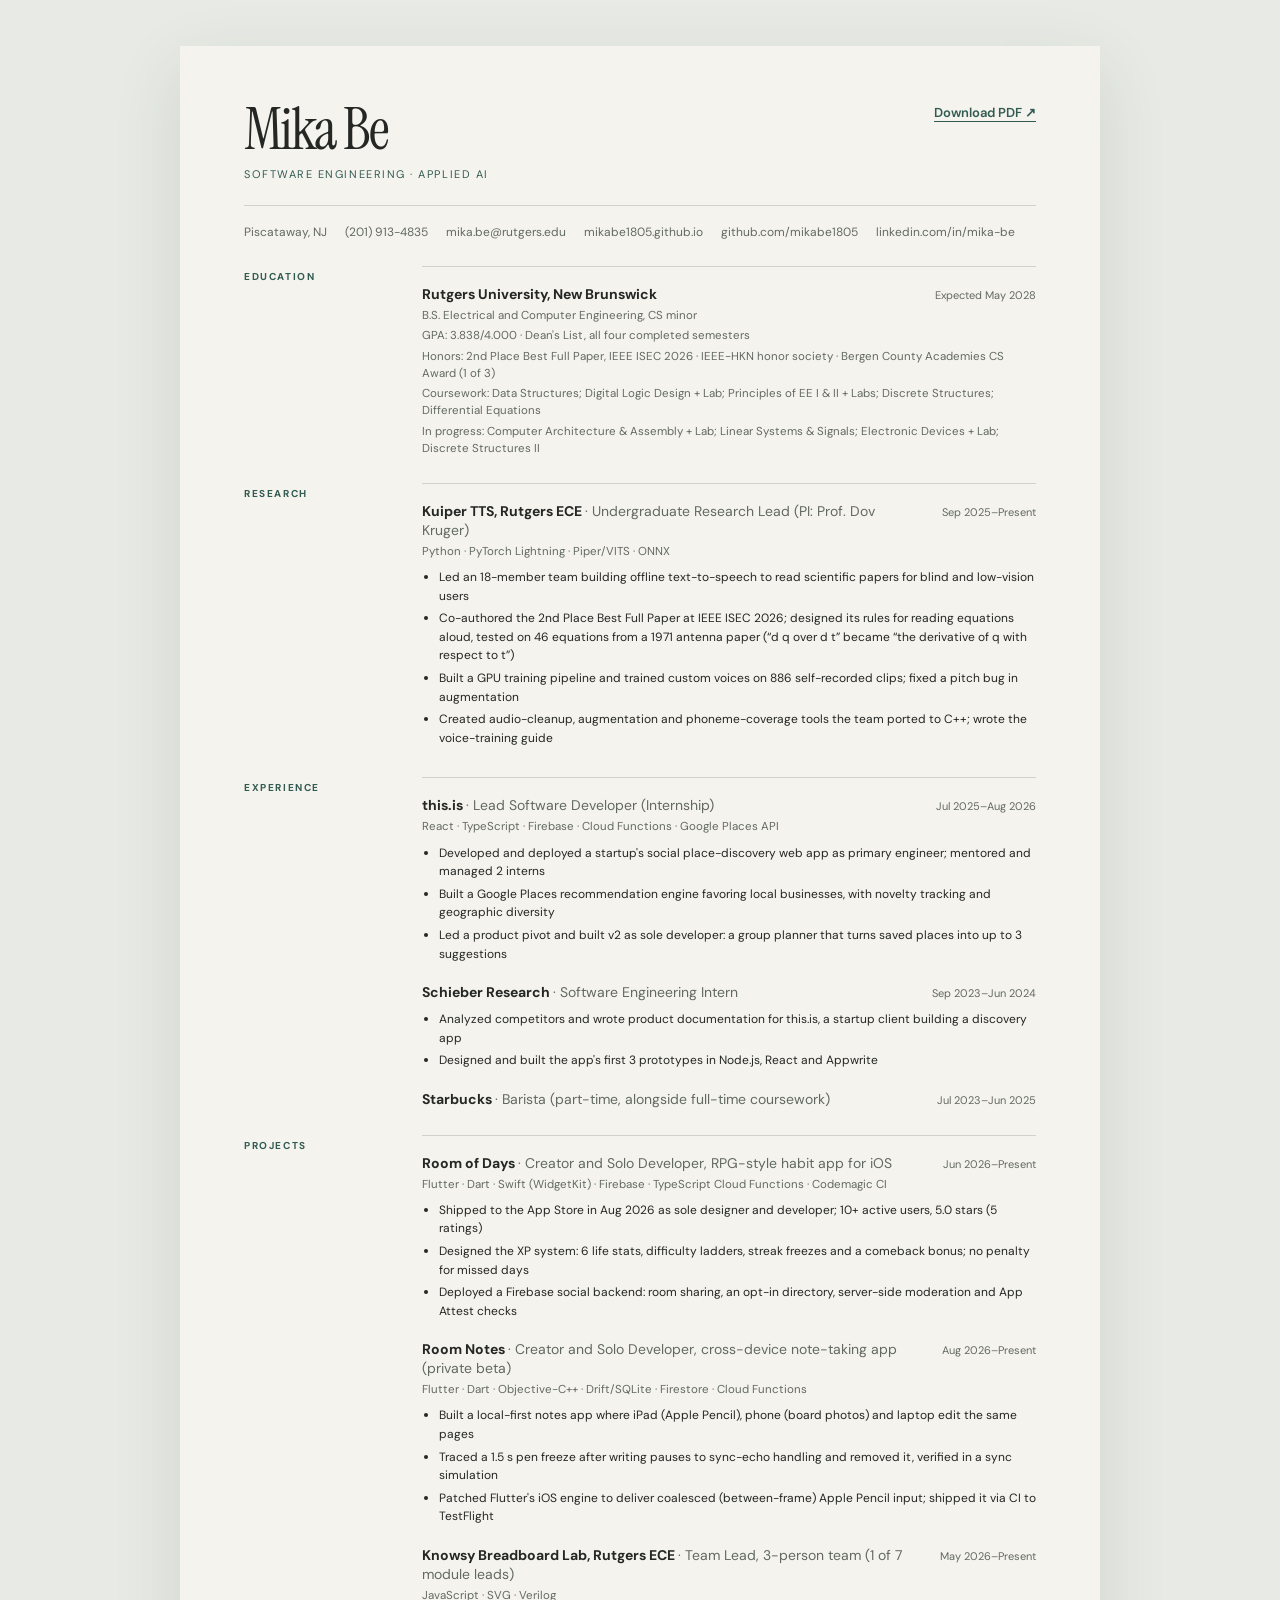
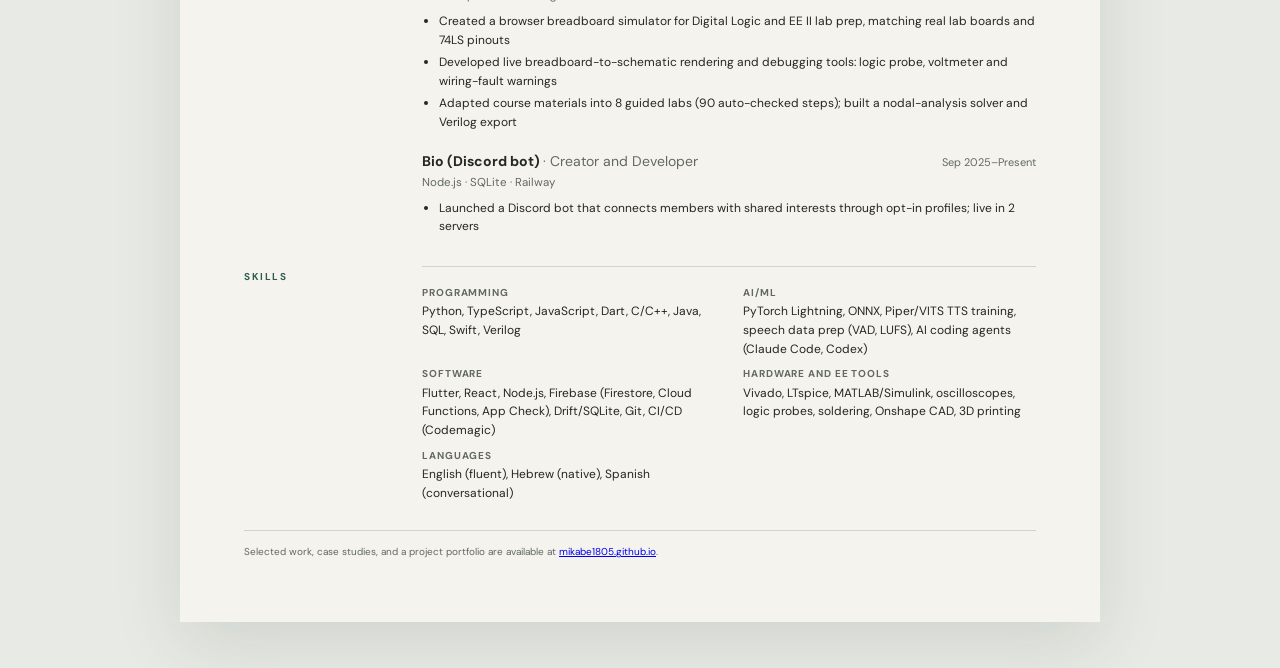
<file: mika_be_resume3.html>
<!doctype html>
<html lang="en">
  <head>
    <meta charset="utf-8" />
    <meta name="viewport" content="width=device-width, initial-scale=1" />
    <title>Mika Be | Résumé</title>
    <meta name="description" content="Mika Be's résumé for software engineering and applied AI internships." />
    <link rel="canonical" href="https://mikabe1805.github.io/mika_be_resume3.html" />
    <link rel="icon" href="assets/favicon.svg" type="image/svg+xml" />
    <style>
      @font-face{font-family:Instrument Serif;src:url(assets/instrument-serif.woff2) format("woff2");font-display:swap}
      @font-face{font-family:DM Sans;src:url(assets/dm-sans.woff2) format("woff2");font-display:swap}
      :root{--paper:#f5f3ed;--ink:#242724;--muted:#626963;--line:#cfd3cc;--accent:#315b52;--serif:"Instrument Serif",Georgia,serif;--sans:"DM Sans",Arial,sans-serif}
      *{box-sizing:border-box}html{background:#e8ebe5;color:var(--ink);font-family:var(--sans);font-size:16px}body{margin:0;padding:46px 20px}.resume{max-width:920px;margin:auto;background:var(--paper);box-shadow:0 22px 65px rgba(35,47,42,.12);padding:58px 64px 64px}.topline{display:flex;justify-content:space-between;gap:30px;align-items:flex-start;border-bottom:1px solid var(--line);padding-bottom:24px}.identity h1{font:400 58px/.9 var(--serif);letter-spacing:-.035em;margin:0 0 11px}.identity p{font-size:11px;letter-spacing:.14em;text-transform:uppercase;color:var(--accent);margin:0}.download{color:var(--accent);font-size:13px;font-weight:600;text-underline-offset:4px}.contact{display:flex;flex-wrap:wrap;gap:6px 18px;margin:18px 0 0;font-size:12px;color:var(--muted);font-style:normal}.contact a{color:inherit;text-decoration:none}.grid{display:grid;grid-template-columns:148px minmax(0,1fr);gap:0 30px}.section{display:contents}.section>h2{font-size:10px;line-height:1.5;letter-spacing:.16em;text-transform:uppercase;color:var(--accent);margin:26px 0 0;padding-top:3px}.section-body{border-top:1px solid var(--line);margin-top:26px;padding-top:18px}.entry+.entry{margin-top:20px}.entry-head{display:grid;grid-template-columns:minmax(0,1fr) auto;gap:20px;align-items:baseline}.entry h3{font-size:14px;line-height:1.35;margin:0;font-weight:700}.entry h3 span{font-weight:400;color:var(--muted)}.date{font-size:11px;white-space:nowrap;color:var(--muted)}.meta{font-size:11.5px;color:var(--muted);margin:3px 0 0;line-height:1.5}.entry ul{margin:8px 0 0;padding-left:17px}.entry li strong{font-weight:600}.entry li strong{font-weight:600}.entry li{font-size:12px;line-height:1.55;margin:4px 0}.skills{display:grid;grid-template-columns:1fr 1fr;gap:8px 28px;font-size:12px;line-height:1.55}.skills strong{display:block;font-size:10px;letter-spacing:.09em;text-transform:uppercase;color:var(--muted);margin-bottom:2px}.status{display:inline-block;font-size:9px;letter-spacing:.08em;text-transform:uppercase;color:var(--accent);border:1px solid #aabbb5;border-radius:999px;padding:2px 7px;margin-left:7px;vertical-align:1px}.footnote{font-size:10px;color:var(--muted);margin:28px 0 0;padding-top:14px;border-top:1px solid var(--line)}
      a:focus-visible{outline:3px solid #d49f54;outline-offset:3px}
      @media(max-width:680px){body{padding:0}.resume{padding:36px 23px;box-shadow:none}.topline{display:block}.download{display:inline-block;margin-top:18px}.identity h1{font-size:48px}.grid{grid-template-columns:1fr}.section{display:block}.section>h2{margin-top:28px}.section-body{margin-top:8px}.entry-head{grid-template-columns:1fr}.date{margin-top:-2px}.skills{grid-template-columns:1fr}}
      @media print{html,body{background:white}.resume{box-shadow:none;max-width:none;margin:0;padding:0}.download{display:none}}
    </style>
  </head>
  <body>
    <main class="resume">
      <header>
        <div class="topline">
          <div class="identity"><h1>Mika Be</h1><p>Software Engineering · Applied AI</p></div>
          <a class="download" href="Mika-Be_Resume.pdf" download>Download PDF ↗</a>
        </div>
        <address class="contact">
          <span>Piscataway, NJ</span><a href="tel:+12019134835">(201) 913-4835</a><a href="mailto:mika.be@rutgers.edu">mika.be@rutgers.edu</a><a href="https://mikabe1805.github.io/">mikabe1805.github.io</a><a href="https://github.com/mikabe1805">github.com/mikabe1805</a><a href="https://linkedin.com/in/mika-be">linkedin.com/in/mika-be</a>
        </address>
      </header>

      <div class="grid">
        <section class="section" aria-labelledby="education"><h2 id="education">Education</h2><div class="section-body">
          <article class="entry"><div class="entry-head"><h3>Rutgers University, New Brunswick</h3><span class="date">Expected May 2028</span></div><p class="meta">B.S. Electrical and Computer Engineering, CS minor</p><p class="meta">GPA: 3.838/4.000 · Dean's List, all four completed semesters</p><p class="meta">Honors: 2nd Place Best Full Paper, IEEE ISEC 2026 · IEEE-HKN honor society · Bergen County Academies CS Award (1 of 3)</p><p class="meta">Coursework: Data Structures; Digital Logic Design + Lab; Principles of EE I &amp; II + Labs; Discrete Structures; Differential Equations</p><p class="meta">In progress: Computer Architecture &amp; Assembly + Lab; Linear Systems &amp; Signals; Electronic Devices + Lab; Discrete Structures II</p></article>
        </div></section>

        <section class="section" aria-labelledby="research"><h2 id="research">Research</h2><div class="section-body">
          <article class="entry"><div class="entry-head"><h3>Kuiper TTS, Rutgers ECE <span>· Undergraduate Research Lead (PI: Prof. Dov Kruger)</span></h3><span class="date">Sep 2025–Present</span></div><p class="meta">Python · PyTorch Lightning · Piper/VITS · ONNX</p><ul>
            <li>Led an 18-member team building offline text-to-speech to read scientific papers for blind and low-vision users</li>
            <li>Co-authored the 2nd Place Best Full Paper at IEEE ISEC 2026; designed its rules for reading equations aloud, tested on 46 equations from a 1971 antenna paper (“d q over d t” became “the derivative of q with respect to t”)</li>
            <li>Built a GPU training pipeline and trained custom voices on 886 self-recorded clips; fixed a pitch bug in augmentation</li>
            <li>Created audio-cleanup, augmentation and phoneme-coverage tools the team ported to C++; wrote the voice-training guide</li>
          </ul></article>
        </div></section>

        <section class="section" aria-labelledby="experience"><h2 id="experience">Experience</h2><div class="section-body">
          <article class="entry"><div class="entry-head"><h3>this.is <span>· Lead Software Developer (Internship)</span></h3><span class="date">Jul 2025–Aug 2026</span></div><p class="meta">React · TypeScript · Firebase · Cloud Functions · Google Places API</p><ul>
            <li>Developed and deployed a startup's social place-discovery web app as primary engineer; mentored and managed 2 interns</li>
            <li>Built a Google Places recommendation engine favoring local businesses, with novelty tracking and geographic diversity</li>
            <li>Led a product pivot and built v2 as sole developer: a group planner that turns saved places into up to 3 suggestions</li>
          </ul></article>
          <article class="entry"><div class="entry-head"><h3>Schieber Research <span>· Software Engineering Intern</span></h3><span class="date">Sep 2023–Jun 2024</span></div><ul>
            <li>Analyzed competitors and wrote product documentation for this.is, a startup client building a discovery app</li>
            <li>Designed and built the app's first 3 prototypes in Node.js, React and Appwrite</li>
          </ul></article>
          <article class="entry"><div class="entry-head"><h3>Starbucks <span>· Barista (part-time, alongside full-time coursework)</span></h3><span class="date">Jul 2023–Jun 2025</span></div></article>
        </div></section>

        <section class="section" aria-labelledby="projects"><h2 id="projects">Projects</h2><div class="section-body">
          <article class="entry"><div class="entry-head"><h3>Room of Days <span>· Creator and Solo Developer, RPG-style habit app for iOS</span></h3><span class="date">Jun 2026–Present</span></div><p class="meta">Flutter · Dart · Swift (WidgetKit) · Firebase · TypeScript Cloud Functions · Codemagic CI</p><ul>
            <li>Shipped to the App Store in Aug 2026 as sole designer and developer; 10+ active users, 5.0 stars (5 ratings)</li>
            <li>Designed the XP system: 6 life stats, difficulty ladders, streak freezes and a comeback bonus; no penalty for missed days</li>
            <li>Deployed a Firebase social backend: room sharing, an opt-in directory, server-side moderation and App Attest checks</li>
          </ul></article>
          <article class="entry"><div class="entry-head"><h3>Room Notes <span>· Creator and Solo Developer, cross-device note-taking app (private beta)</span></h3><span class="date">Aug 2026–Present</span></div><p class="meta">Flutter · Dart · Objective-C++ · Drift/SQLite · Firestore · Cloud Functions</p><ul>
            <li>Built a local-first notes app where iPad (Apple Pencil), phone (board photos) and laptop edit the same pages</li>
            <li>Traced a 1.5 s pen freeze after writing pauses to sync-echo handling and removed it, verified in a sync simulation</li>
            <li>Patched Flutter's iOS engine to deliver coalesced (between-frame) Apple Pencil input; shipped it via CI to TestFlight</li>
          </ul></article>
          <article class="entry"><div class="entry-head"><h3>Knowsy Breadboard Lab, Rutgers ECE <span>· Team Lead, 3-person team (1 of 7 module leads)</span></h3><span class="date">May 2026–Present</span></div><p class="meta">JavaScript · SVG · Verilog</p><ul>
            <li>Created a browser breadboard simulator for Digital Logic and EE II lab prep, matching real lab boards and 74LS pinouts</li>
            <li>Developed live breadboard-to-schematic rendering and debugging tools: logic probe, voltmeter and wiring-fault warnings</li>
            <li>Adapted course materials into 8 guided labs (90 auto-checked steps); built a nodal-analysis solver and Verilog export</li>
          </ul></article>
          <article class="entry"><div class="entry-head"><h3>Bio (Discord bot) <span>· Creator and Developer</span></h3><span class="date">Sep 2025–Present</span></div><p class="meta">Node.js · SQLite · Railway</p><ul>
            <li>Launched a Discord bot that connects members with shared interests through opt-in profiles; live in 2 servers</li>
          </ul></article>
        </div></section>

        <section class="section" aria-labelledby="skills"><h2 id="skills">Skills</h2><div class="section-body skills">
          <div><strong>Programming</strong>Python, TypeScript, JavaScript, Dart, C/C++, Java, SQL, Swift, Verilog</div>
          <div><strong>AI/ML</strong>PyTorch Lightning, ONNX, Piper/VITS TTS training, speech data prep (VAD, LUFS), AI coding agents (Claude Code, Codex)</div>
          <div><strong>Software</strong>Flutter, React, Node.js, Firebase (Firestore, Cloud Functions, App Check), Drift/SQLite, Git, CI/CD (Codemagic)</div>
          <div><strong>Hardware and EE tools</strong>Vivado, LTspice, MATLAB/Simulink, oscilloscopes, logic probes, soldering, Onshape CAD, 3D printing</div>
          <div><strong>Languages</strong>English (fluent), Hebrew (native), Spanish (conversational)</div>
        </div></section>
      </div>
      <p class="footnote">Selected work, case studies, and a project portfolio are available at <a href="https://mikabe1805.github.io/">mikabe1805.github.io</a>.</p>
    </main>
  </body>
</html>
</file>
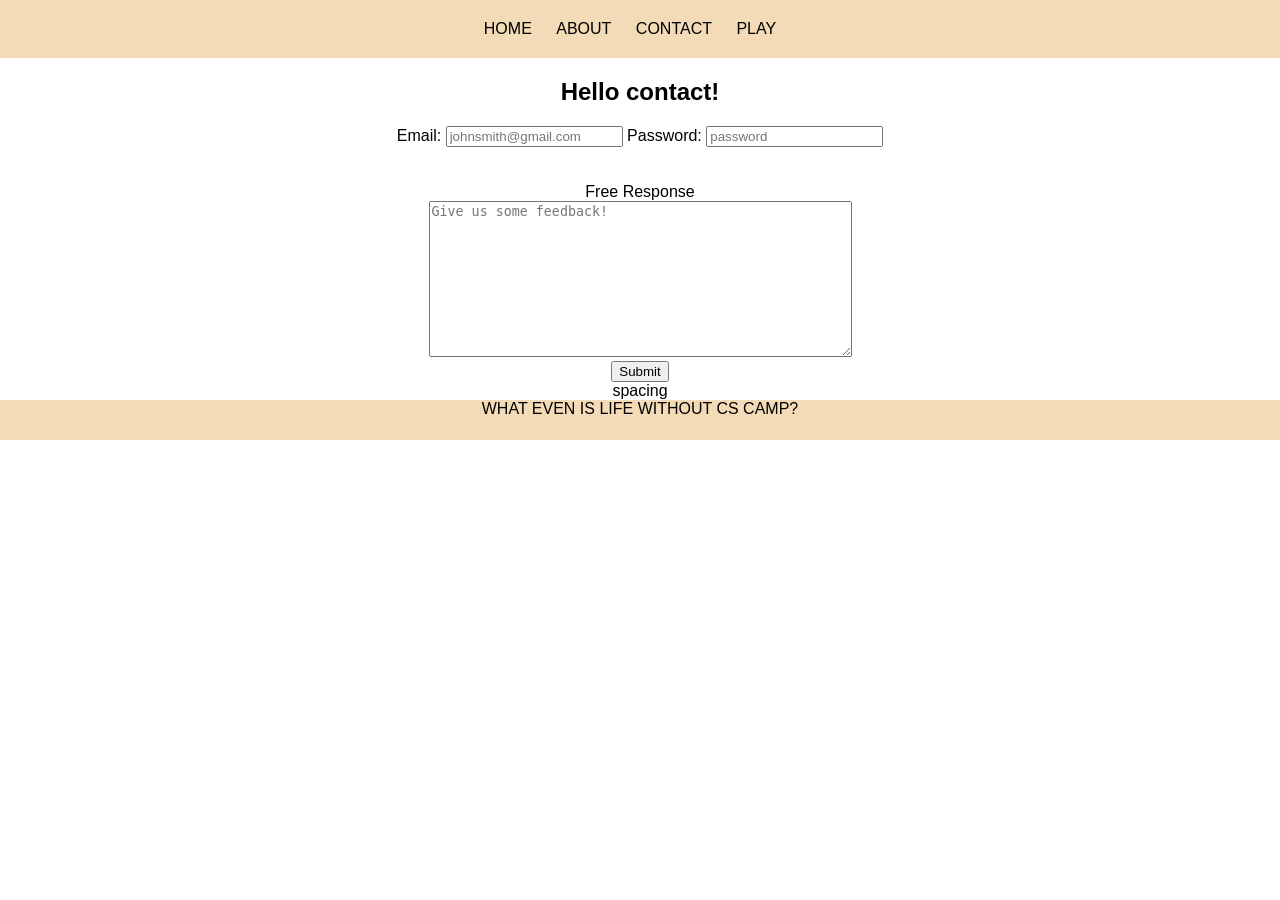
<file: pages/contact.html>
<!DOCTYPE html>
<html>

  <head>
    <meta charset="utf-8">
    <meta name="viewport" content="width=device-width">
    <title>repl.it</title>
    <link href="../style.css" rel="stylesheet" type="text/css" />

  </head>


  <body>
    <header>
      <nav>
        <ul>
          <li><a href = "../index.html">HOME</a></li>
          <li><a href = "about.html">ABOUT</a></li>
          <li><a href = "contact.html">CONTACT</a></li>
          <li><a href = "play.html">PLAY</a></li>
        </ul>
      </nav>
    </header>
    
  <!-- This is how you leave a comment B) -->

  <section>
    <h1>Hello contact!</h1>
    

    <form class = "form">
      <label for="email" >Email: </label> 
      <input id = "email" type="email" name="email" placeholder="johnsmith@gmail.com"> 
      
      <label for="password">Password: </label>
      <input id = "password" type="password" name="password" placeholder="password">
      <br>
      <br>
      <br>

      <label for="textarea">Free Response</label> 
      <br>	
      <textarea rows="10" cols="50" placeholder="Give us some feedback!"
"></textarea>

      <br>

      <button>Submit</button>
    </form>

    <div>
       spacing  
    </div>

    </section>


    <footer>what even is life without cs camp?</footer>

    <script src="../script.js"></script>
  </body>
</html>
</file>
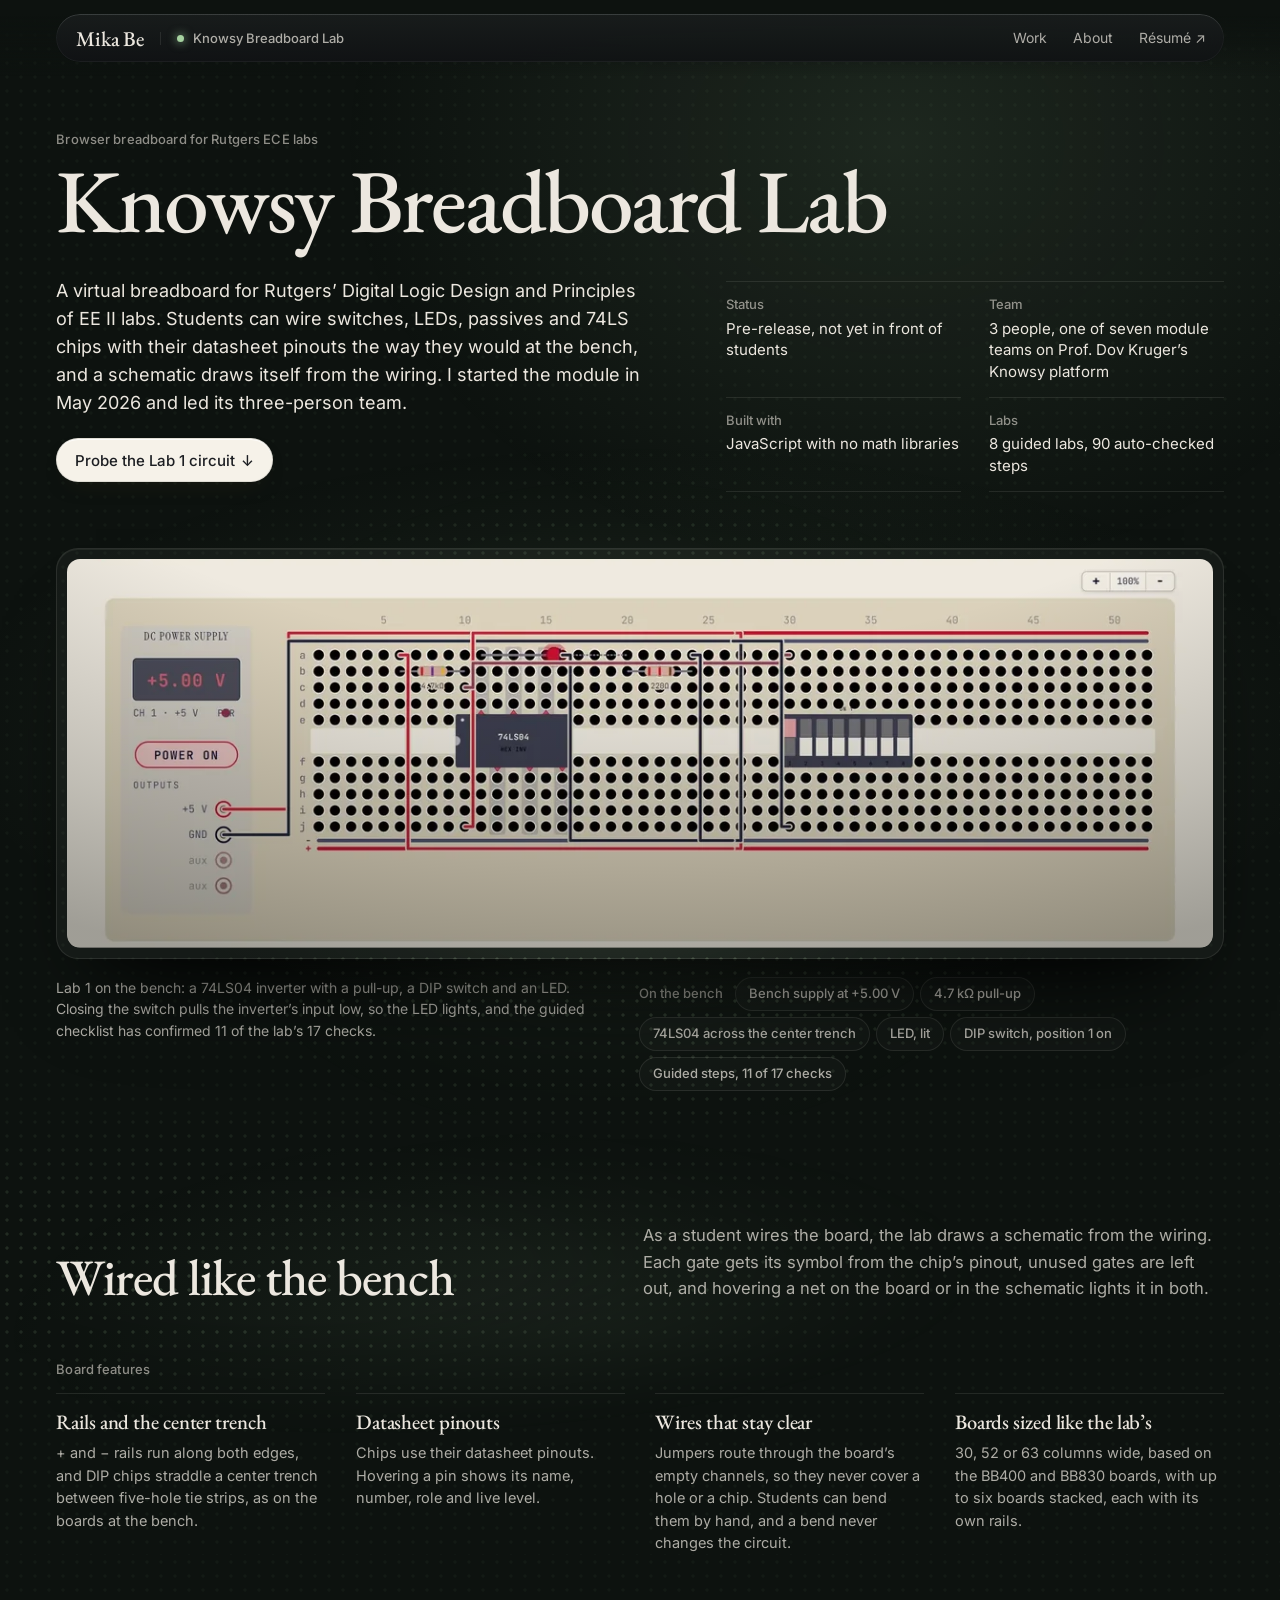
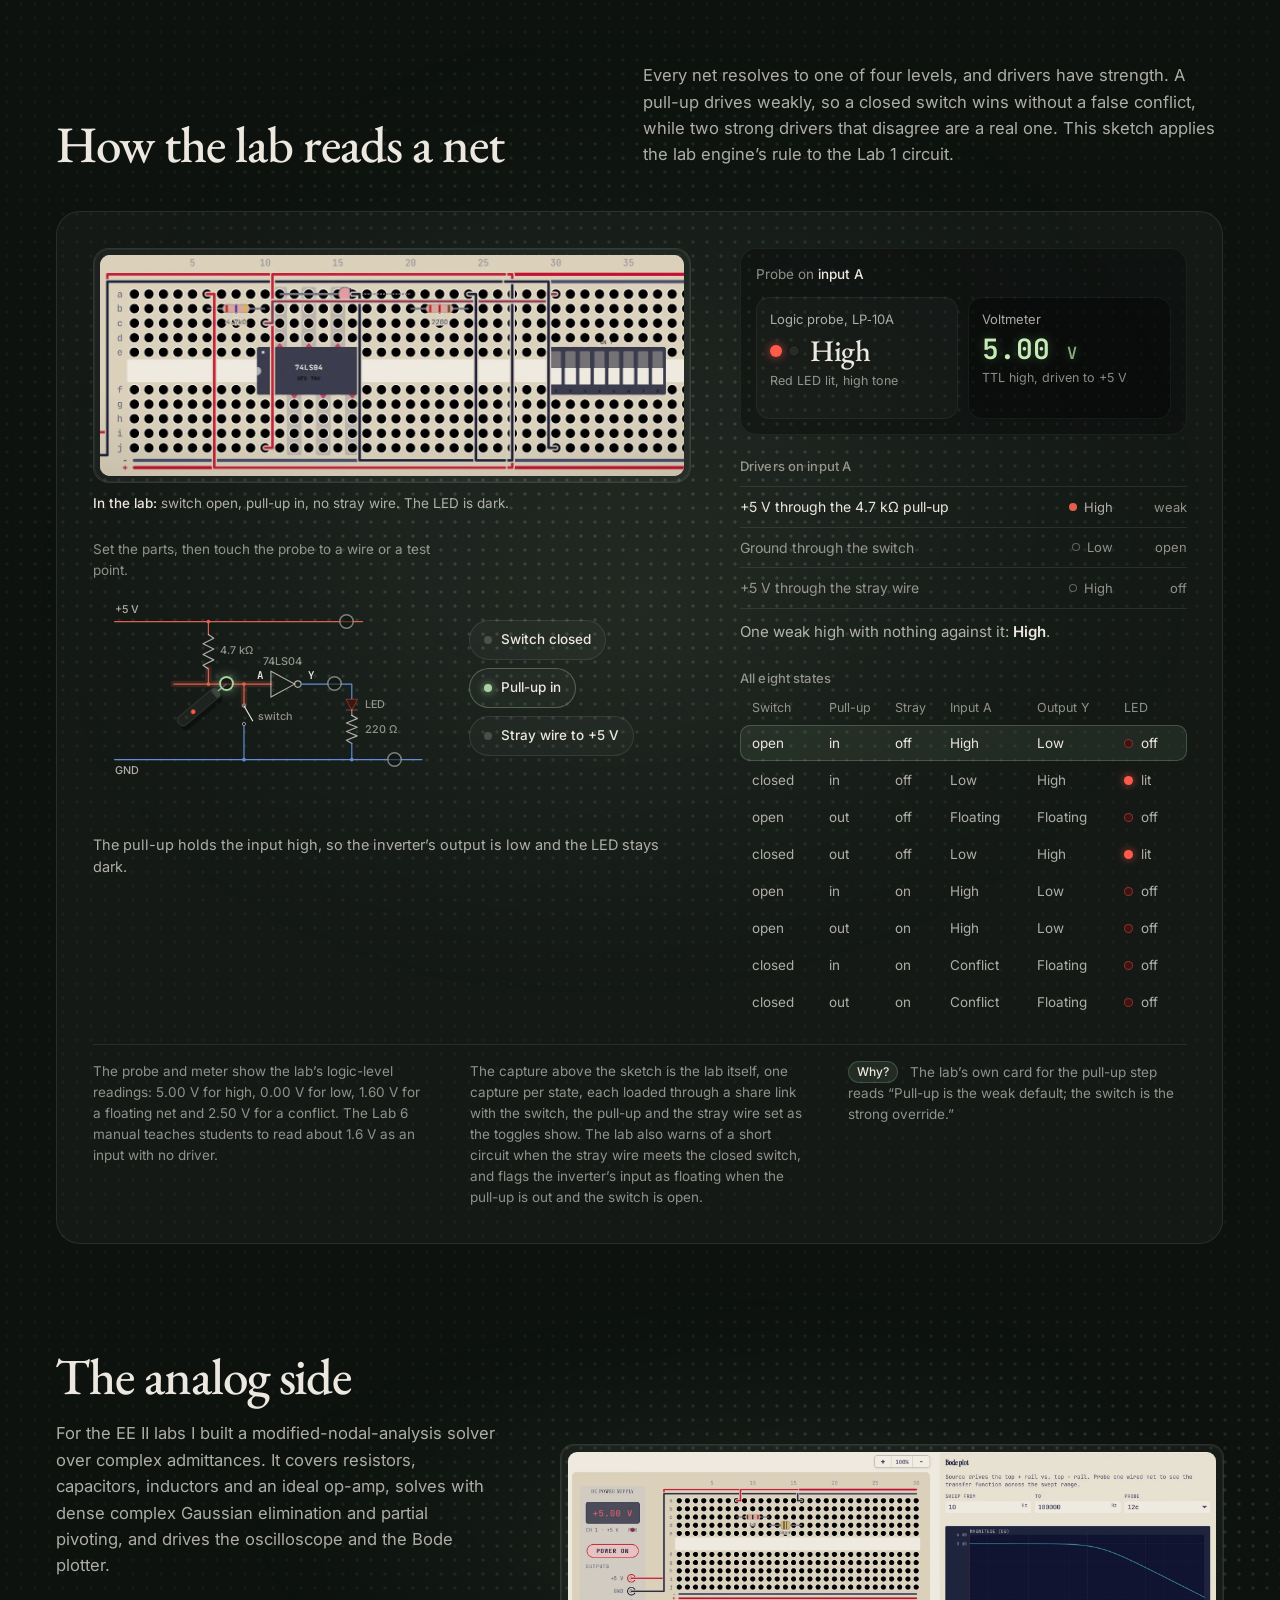
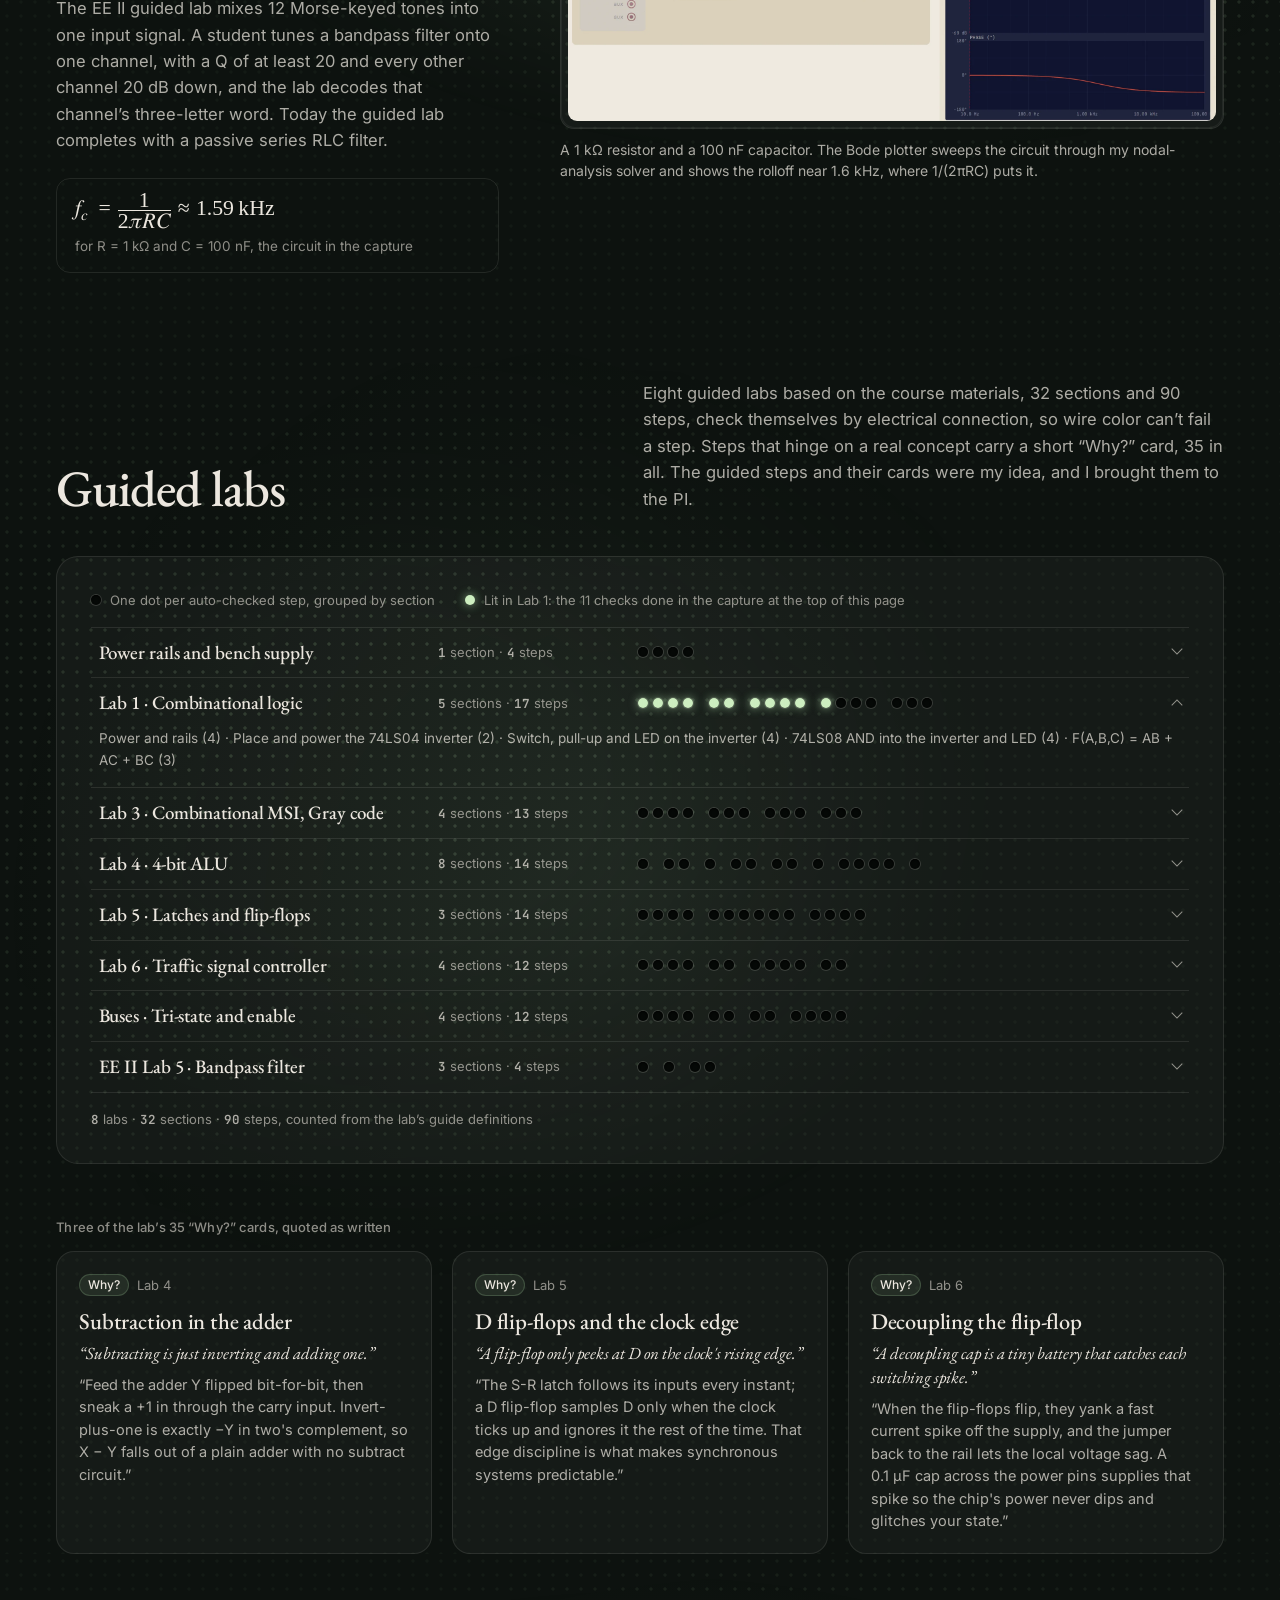
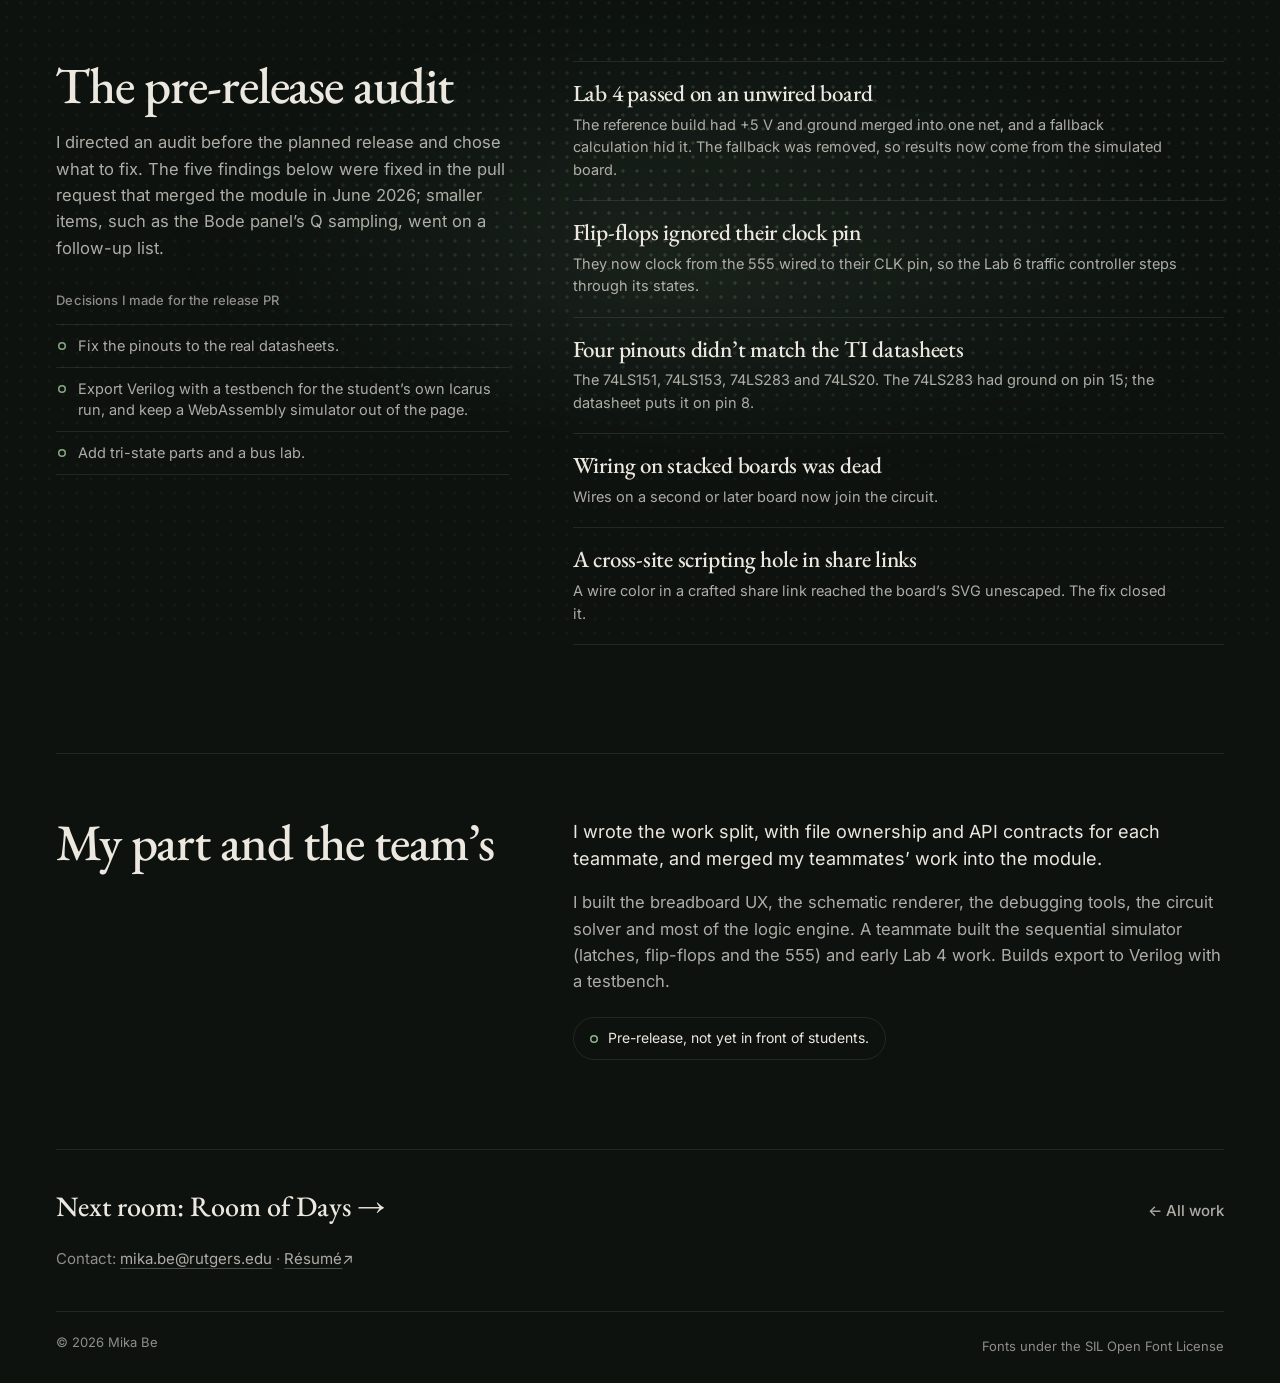
<file: projects/knowsy.html>
<!doctype html>
<html lang="en">
<head>
  <meta charset="utf-8" />
  <meta name="viewport" content="width=device-width, initial-scale=1, viewport-fit=cover" />
  <title>Knowsy Breadboard Lab | Mika Be</title>
  <meta name="description" content="Knowsy Breadboard Lab, a browser breadboard for Rutgers ECE labs with 74LS chips and guided labs that check each step. Mika Be led its three-person team." />
  <meta name="author" content="Mika Be" />
  <link rel="canonical" href="https://mikabe1805.github.io/projects/knowsy.html" />
  <meta name="theme-color" content="#0d120f" />
  <meta property="og:type" content="article" />
  <meta property="og:site_name" content="Mika Be" />
  <meta property="og:locale" content="en_US" />
  <meta property="og:title" content="Knowsy Breadboard Lab | Mika Be" />
  <meta property="og:description" content="A browser breadboard for Rutgers ECE labs, with 74LS chips wired to their datasheet pinouts, a self-drawing schematic and eight guided labs that check each step by connection." />
  <meta property="og:url" content="https://mikabe1805.github.io/projects/knowsy.html" />
  <meta property="og:image" content="https://mikabe1805.github.io/assets/social/knowsy.jpg" />
  <meta property="og:image:type" content="image/jpeg" />
  <meta property="og:image:width" content="1200" />
  <meta property="og:image:height" content="630" />
  <meta property="og:image:alt" content="Knowsy Breadboard Lab: the Lab 1 build on the virtual breadboard, a 74LS04 inverter with a DIP switch and a lit LED, under the guided checklist." />
  <meta name="twitter:card" content="summary_large_image" />
  <meta name="twitter:title" content="Knowsy Breadboard Lab | Mika Be" />
  <meta name="twitter:description" content="A browser breadboard for Rutgers ECE labs, with 74LS chips wired to their datasheet pinouts, a self-drawing schematic and eight guided labs that check each step by connection." />
  <meta name="twitter:image" content="https://mikabe1805.github.io/assets/social/knowsy.jpg" />
  <meta name="twitter:image:alt" content="Knowsy Breadboard Lab: the Lab 1 build on the virtual breadboard, a 74LS04 inverter with a DIP switch and a lit LED, under the guided checklist." />
  <link rel="icon" href="../favicon.ico" sizes="32x32" />
  <link rel="icon" href="../assets/favicon.svg" type="image/svg+xml" />
  <link rel="apple-touch-icon" href="../apple-touch-icon.png" />
  <!-- font preloads over http only: from file:// a crossorigin preload is blocked (origin null) and the faces would not load -->
  <script>if (location.protocol !== "file:") ["EBGaramond-Variable", "Inter-Regular"].forEach(function (f) { var l = document.createElement("link"); l.rel = "preload"; l.as = "font"; l.type = "font/woff2"; l.crossOrigin = ""; l.href = "../assets/fonts/" + f + ".woff2"; document.head.appendChild(l); });</script>
  <link rel="stylesheet" href="../assets/css/site.css" />
  <link rel="stylesheet" href="../assets/css/case-knowsy.css" />
  <noscript><link rel="stylesheet" href="../assets/css/noscript.css" /></noscript>
  <script src="../assets/js/data.js" defer></script>
  <script src="../assets/js/core.js" defer></script>
  <script src="../assets/js/probe.js" defer></script>
  <script src="../assets/js/case-knowsy.js" defer></script>
</head>
<body data-world="knowsy" data-room="Knowsy Breadboard Lab" data-base="../">
  <a class="skip" href="#main">Skip to content</a>
  <div class="world-light" aria-hidden="true">
    <i data-light="hall"></i><i data-light="rod"></i><i data-light="kuiper"></i><i data-light="notes"></i><i data-light="knowsy"></i><i data-light="shell"></i>
  </div>
  <header class="nav-wrap">
    <nav class="nav glass" data-fixed aria-label="Main">
      <a class="nav-name" href="../index.html">Mika Be</a>
      <span class="nav-room empty"><i aria-hidden="true"></i><span></span></span>
      <span class="nav-links">
        <a href="../index.html#work">Work</a>
        <a href="../index.html#about">About</a>
        <a href="../Mika-Be_Resume.pdf" target="_blank" rel="noopener">Résumé<span class="arr" aria-hidden="true">↗</span></a>
      </span>
    </nav>
  </header>

  <main id="main">
    <!-- ============================================================ ARRIVAL: the bench at night -->
    <section class="room tex-holes kn-arrival" data-lamp data-kn-lamp aria-labelledby="page-title">
      <div class="kn-lamp" aria-hidden="true"><div class="kn-lamp-pool"><div class="kn-lamp-holes"></div></div></div>
      <div class="wrap kn-arrival-top">
        <p class="kicker">Browser breadboard for Rutgers ECE labs</p>
        <h1 id="page-title">Knowsy Breadboard Lab</h1>
        <div class="kn-arrival-grid">
          <div>
            <p class="lead">A virtual breadboard for Rutgers’ Digital Logic Design and Principles of EE&nbsp;II labs. Students can wire switches, LEDs, passives and 74LS chips with their datasheet pinouts the way they would at the bench, and a schematic draws itself from the wiring. I started the module in May 2026 and led its three-person team.</p>
            <div class="links">
              <a class="pill pill--light" href="#try-circuit" data-arrive-focus>Probe the Lab 1 circuit <span class="arr kn-arr-down" aria-hidden="true">↓</span></a>
            </div>
          </div>
          <dl class="kn-facts">
            <div><dt>Status</dt><dd>Pre-release, not yet in front of students</dd></div>
            <div><dt>Team</dt><dd>3 people, one of seven module teams on Prof. Dov Kruger’s Knowsy platform</dd></div>
            <div><dt>Built with</dt><dd>JavaScript with no math libraries</dd></div>
            <div><dt>Labs</dt><dd>8 guided labs, 90 auto-checked steps</dd></div>
          </dl>
        </div>
      </div>

      <figure class="wrap kn-hero" data-kn-spots>
        <div class="kn-hero-frame">
          <div class="kn-pan" data-kn-pan>
            <div class="kn-pan-inner">
              <button class="shot" type="button" data-zoom="../assets/knowsy-lab1-bench-20260929.webp" data-caption="Lab 1 on the bench: a 74LS04 inverter with a pull-up, a DIP switch and an LED. Closing the switch pulls the inverter’s input low, so the LED lights, and the guided checklist has confirmed 11 of the lab’s 17 checks.">
                <img src="../assets/knowsy-lab1-bench-20260929.webp" srcset="../assets/knowsy-lab1-bench-20260929-1200.webp 1200w, ../assets/knowsy-lab1-bench-20260929.webp 2160w" sizes="(max-width: 1312px) 92vw, 1312px" alt="Knowsy Breadboard Lab, Lab 1: a bench supply at +5.00 V, a 74LS04 inverter across the center trench, a 4.7 kilohm pull-up, a 220 ohm resistor, a lit LED and a DIP switch with position 1 on, under the guided checklist at 11 of 17 checks." width="2160" height="1333" decoding="async" fetchpriority="high" />
                <span class="zoom-hint" aria-hidden="true">View full size</span>
              </button>
              <span class="kn-lights" aria-hidden="true"></span>
              <span class="kn-spots" aria-hidden="true">
                <i data-spot="1" style="--x: 5%; --y: 54.8%; --w: 10.9%; --h: 13.3%"></i>
                <i data-spot="2" style="--x: 30%; --y: 59.2%; --w: 3.7%; --h: 5.1%"></i>
                <i data-spot="3" style="--x: 33.5%; --y: 66.3%; --w: 10.5%; --h: 8.6%"></i>
                <i data-spot="4" style="--x: 40.8%; --y: 56.2%; --w: 3.2%; --h: 4.6%"></i>
                <i data-spot="5" style="--x: 62.1%; --y: 65.2%; --w: 12.1%; --h: 9.8%"></i>
                <i data-spot="6" style="--x: 4%; --y: 14.3%; --w: 30.5%; --h: 10.1%"></i>
              </span>
            </div>
          </div>
        </div>
        <figcaption>
          <p class="kn-hero-cap">Lab 1 on the bench: a 74LS04 inverter with a pull-up, a DIP switch and an LED. Closing the switch pulls the inverter’s input low, so the LED lights, and the guided checklist has confirmed 11 of the lab’s 17 checks.</p>
          <div class="kn-legend" role="group" aria-label="Show a part on the capture">
            <span class="kn-legend-label">On the bench</span>
            <button type="button" aria-pressed="false" data-spot-for="1">Bench supply at +5.00&nbsp;V</button>
            <button type="button" aria-pressed="false" data-spot-for="2">4.7&nbsp;kΩ pull-up</button>
            <button type="button" aria-pressed="false" data-spot-for="3">74LS04 across the center trench</button>
            <button type="button" aria-pressed="false" data-spot-for="4">LED, lit</button>
            <button type="button" aria-pressed="false" data-spot-for="5">DIP switch, position&nbsp;1 on</button>
            <button type="button" aria-pressed="false" data-spot-for="6">Guided steps, 11 of 17 checks</button>
          </div>
        </figcaption>
      </figure>
    </section>

    <!-- ============================================================ WIRED LIKE THE BENCH -->
    <section class="room tex-holes kn-section" data-lamp id="wired" aria-labelledby="wired-title" style="--pool-x: 24%; --pool-y: 34%">
      <div class="wrap">
        <div class="kn-head">
          <h2 class="case-h2" id="wired-title">Wired like the bench</h2>
          <p class="body-2">As a student wires the board, the lab draws a schematic from the wiring. Each gate gets its symbol from the chip’s pinout, unused gates are left out, and hovering a net on the board or in the schematic lights it in both.</p>
        </div>

        <h3 class="kn-sub">Board features</h3>
        <ul class="kn-features" data-reveal>
          <li><h4>Rails and the center trench</h4><p>+ and − rails run along both edges, and DIP chips straddle a center trench between five-hole tie strips, as on the boards at the bench.</p></li>
          <li><h4>Datasheet pinouts</h4><p>Chips use their datasheet pinouts. Hovering a pin shows its name, number, role and live level.</p></li>
          <li><h4>Wires that stay clear</h4><p>Jumpers route through the board’s empty channels, so they never cover a hole or a chip. Students can bend them by hand, and a bend never changes the circuit.</p></li>
          <li><h4>Boards sized like the lab’s</h4><p>30, 52 or 63 columns wide, based on the BB400 and BB830 boards, with up to six boards stacked, each with its own rails.</p></li>
        </ul>
      </div>
    </section>

    <!-- ============================================================ HOW THE LAB READS A NET (signature interaction) -->
    <section class="room tex-holes kn-section" data-lamp id="try-circuit" aria-labelledby="probe-title" style="--pool-x: 46%; --pool-y: 42%">
      <div class="wrap">
        <div class="kn-head">
          <h2 class="case-h2" id="probe-title" tabindex="-1" data-room-heading>How the lab reads a net</h2>
          <p class="body-2">Every net resolves to one of four levels, and drivers have strength. A pull-up drives weakly, so a closed switch wins without a false conflict, while two strong drivers that disagree are a real one. This sketch applies the lab engine’s rule to the Lab 1 circuit.</p>
        </div>

        <div class="kn-bench matte probe" data-kn-bench data-probe-room data-a="HIGH" data-y="LOW" data-led="off" data-switch="open" data-pullup="in" data-stray="off" data-vcc="HIGH" data-gnd="LOW">
          <span class="probe-glow" aria-hidden="true"></span>
          <div class="kn-bench-grid">
            <div class="kn-bench-left">
              <figure class="kn-shot" data-kn-shot>
                <button class="shot kn-shot-frame" type="button" data-zoom="../assets/knowsy-lab1-state-010-20261019.webp" data-alt="Capture of the Knowsy lab’s Lab 1 board with the switch open, the 4.7 kilohm pull-up in place and no stray wire. The LED is dark.">
                  <span class="kn-shot-stack">
                    <img class="is-on" data-src="../assets/knowsy-lab1-state-010-20261019.webp" data-shot="0 1 0" alt="Capture of the Knowsy lab’s Lab 1 board with the switch open, the 4.7 kilohm pull-up in place and no stray wire. The LED is dark." width="1230" height="465" decoding="async" /><noscript><img class="is-on" src="../assets/knowsy-lab1-state-010-20261019.webp" alt="Capture of the Knowsy lab’s Lab 1 board with the switch open, the 4.7 kilohm pull-up in place and no stray wire. The LED is dark." width="1230" height="465" decoding="async" /></noscript>
                  </span>
                  <span class="kn-rings" aria-hidden="true">
                    <i data-ring="switch" style="--x: 76.4%; --y: 42.2%; --w: 3.1%; --h: 18%"></i>
                    <i data-ring="pullup" style="--x: 17.9%; --y: 20.4%; --w: 11%; --h: 13.6%"></i>
                    <i data-ring="stray" style="--x: 75.6%; --y: 34.4%; --w: 2.9%; --h: 64%"></i>
                    <i data-ring="led" style="--x: 39.8%; --y: 12.9%; --w: 4.1%; --h: 9.7%"></i>
                  </span>
                  <span class="zoom-hint" aria-hidden="true">View full size</span>
                </button>
                <figcaption class="kn-shot-cap"><b>In the lab:</b> <span data-kn-shot-cap>switch open, pull-up in, no stray wire. The LED is dark.</span></figcaption>
              </figure>
              <div class="kn-scope">
                <div class="kn-scope-main">
                  <p class="kn-instr">Set the parts, then touch the probe to a wire or a test point.</p>
                  <div class="kn-sch-wrap">
                    <svg class="schematic kn-sch" viewBox="0 0 640 330" role="img" aria-labelledby="kn-sch-desc">
                      <desc id="kn-sch-desc">A sketch of the Lab 1 circuit: +5 V through a 4.7 kilohm pull-up to the inverter input A, a switch from A to ground, an optional stray wire from +5 V to A, a 74LS04 inverter whose output Y drives an LED, and a 220 ohm resistor from the LED to ground. Test points sit on the +5 V rail, net A, net Y and the ground rail.</desc>
                      <g class="kn-halo" data-halo="vcc"><path d="M40 40 H500 M214 40 V64"/></g>
                      <g class="kn-halo" data-halo="a"><path d="M150 156 H330 M214 128 V156 M280 156 V194"/><path class="kn-halo-stray" d="M150 40 V156"/></g>
                      <g class="kn-halo" data-halo="y"><path d="M386 156 H480 V184"/></g>
                      <g class="kn-halo" data-halo="gnd"><path d="M40 296 H610 M280 233 V296 M480 266 V296"/></g>
    
                      <line class="w kn-vcc" x1="40" y1="40" x2="500" y2="40"/>
                      <text class="kn-rail-label" x="40" y="24">+5 V</text>
                      <line class="w kn-gnd" x1="40" y1="296" x2="610" y2="296"/>
                      <text class="kn-rail-label" x="40" y="322">GND</text>
    
                      <g class="pullup">
                        <line class="w kn-vcc" x1="214" y1="40" x2="214" y2="64"/>
                        <polyline class="res" points="214,64 224,71 204,81 224,91 204,101 224,111 204,121 214,128"/>
                        <line class="w net-a" x1="214" y1="128" x2="214" y2="156"/>
                        <text x="236" y="101">4.7 kΩ</text>
                      </g>
                      <path class="stray" d="M150 40 V156"/>
                      <text class="kn-stray-label" x="140" y="101" text-anchor="end">stray wire</text>
    
                      <line class="w net-a" x1="150" y1="156" x2="330" y2="156"/>
                      <circle class="net-a-fill" cx="214" cy="156" r="3.5"/>
                      <circle class="net-a-fill" cx="280" cy="156" r="3.5"/>
                      <circle class="net-a-fill stray-node" cx="150" cy="156" r="3.5"/>
                      <circle class="kn-vcc-fill stray-node" cx="150" cy="40" r="3.5"/>
                      <circle class="kn-vcc-fill" cx="214" cy="40" r="3.5"/>
    
                      <line class="w net-a" x1="280" y1="156" x2="280" y2="194"/>
                      <circle class="sw-pin" cx="280" cy="196" r="3"/>
                      <line class="sw-lever" x1="280" y1="196" x2="296" y2="224"/>
                      <circle class="sw-pin" cx="280" cy="230" r="3"/>
                      <line class="w kn-gnd" x1="280" y1="233" x2="280" y2="296"/>
                      <circle class="kn-gnd-fill" cx="280" cy="296" r="3.5"/>
                      <text x="306" y="222">switch</text>
    
                      <path class="gate" d="M330 132 L330 180 L374 156 Z"/>
                      <circle class="gate" cx="380" cy="156" r="6"/>
                      <text x="316" y="120">74LS04</text>
    
                      <path class="w net-y" d="M386 156 H480 V184"/>
                      <g transform="translate(480 184)">
                        <circle class="led-glow" cx="0" cy="10" r="24"/>
                        <path class="led-body" d="M-11 0 L11 0 L0 20 Z"/>
                        <line class="led-bar" x1="-11" y1="20" x2="11" y2="20"/>
                      </g>
                      <text x="504" y="200">LED</text>
                      <line class="w kn-cath" x1="480" y1="204" x2="480" y2="214"/>
                      <polyline class="res" points="480,214 490,220 470,228 490,236 470,244 490,252 470,260 480,266"/>
                      <line class="w kn-gnd" x1="480" y1="266" x2="480" y2="296"/>
                      <circle class="kn-gnd-fill" cx="480" cy="296" r="3.5"/>
                      <text x="504" y="246">220 Ω</text>
    
                      <text class="kn-tag" x="304" y="146">A</text>
                      <text class="kn-tag" x="398" y="146">Y</text>
    
                    </svg>
                    <svg class="kn-pen" data-kn-pen data-touch-level="HIGH" viewBox="0 0 640 330" aria-hidden="true" focusable="false">
                      <g transform="translate(5 8) rotate(140)"><rect class="kn-pen-shadow" x="20" y="-10" width="94" height="20" rx="8"/></g>
                      <g transform="rotate(140)">
                        <line class="kn-pen-needle" x1="0" y1="0" x2="22" y2="0"/>
                        <rect class="kn-pen-body" x="20" y="-10" width="94" height="20" rx="8"/>
                        <rect class="kn-pen-collar" x="20" y="-10" width="10" height="20" rx="4"/>
                        <circle class="kn-pen-led kn-pen-led--r" cx="80" cy="0" r="4.6"/>
                        <circle class="kn-pen-led kn-pen-led--g" cx="96" cy="0" r="4.6"/>
                      </g>
                    </svg>
                    <div class="kn-tps" role="radiogroup" aria-label="Test point for the probe" data-kn-tps>
                      <button type="button" role="radio" class="kn-tp" data-tp="vcc" aria-checked="false" tabindex="-1" style="--x: 73.4375%; --y: 12.12%" aria-label="Test point on the +5 V rail"><i></i></button>
                      <button type="button" role="radio" class="kn-tp" data-tp="a" aria-checked="true" tabindex="0" style="--x: 38.594%; --y: 47.27%" aria-label="Test point on input A"><i></i></button>
                      <button type="button" role="radio" class="kn-tp" data-tp="y" aria-checked="false" tabindex="-1" style="--x: 70%; --y: 47.27%" aria-label="Test point on output Y"><i></i></button>
                      <button type="button" role="radio" class="kn-tp" data-tp="gnd" aria-checked="false" tabindex="-1" style="--x: 87.5%; --y: 89.7%" aria-label="Test point on the ground rail"><i></i></button>
                    </div>
                  </div>
                </div>
                <div class="kn-scope-side">
                  <div class="probe-controls kn-controls">
                    <button type="button" class="toggle" aria-pressed="false" data-kn-toggle="switch"><i aria-hidden="true"></i>Switch closed</button>
                    <button type="button" class="toggle" aria-pressed="true" data-kn-toggle="pullup"><i aria-hidden="true"></i>Pull-up in</button>
                    <button type="button" class="toggle" aria-pressed="false" data-kn-toggle="stray"><i aria-hidden="true"></i>Stray wire to +5&nbsp;V</button>
                  </div>
                </div>
              </div>
              <div class="kn-note-box">
                <p class="probe-note kn-note" data-kn-note aria-live="polite">The pull-up holds the input high, so the inverter’s output is low and the LED stays dark.</p>
              </div>
            </div>

            <div class="kn-bench-right">
              <div class="kn-read" data-touch-level="HIGH">
                <p class="kn-read-where">Probe on <b data-kn-where>input A</b></p>
                <div class="kn-read-grid">
                  <div class="kn-lp" data-kn-lp>
                    <span class="kn-lp-name">Logic probe, LP&#8209;10A</span>
                    <span class="kn-lp-leds" aria-hidden="true"><i class="kn-led-r"></i><i class="kn-led-g"></i></span>
                    <b class="kn-lp-level" data-kn-level>High</b>
                    <span class="kn-lp-cap" data-kn-lpcap>Red LED lit, high tone</span>
                  </div>
                  <div class="meter kn-meter" data-kn-meter data-level="HIGH">
                    <span class="meter-where">Voltmeter</span>
                    <span class="lcd"><span data-kn-v>5.00</span> <small>V</small></span>
                    <span class="kn-vcap" data-kn-vcap>TTL high, driven to +5 V</span>
                  </div>
                </div>
              </div>
              <div class="kn-ledger">
                <h3 class="kn-mini">Drivers on <span data-kn-net>input A</span></h3>
                <ul class="kn-drivers" data-kn-drivers>
                  <li data-on="true"><span class="kn-dlabel">+5 V through the 4.7 kΩ pull-up</span><span class="kn-dlevel" data-level="HIGH">High</span><span class="kn-dstrength">weak</span></li>
                  <li data-on="false"><span class="kn-dlabel">Ground through the switch</span><span class="kn-dlevel" data-level="LOW">Low</span><span class="kn-dstrength">open</span></li>
                  <li data-on="false"><span class="kn-dlabel">+5 V through the stray wire</span><span class="kn-dlevel" data-level="HIGH">High</span><span class="kn-dstrength">off</span></li>
                </ul>
                <p class="kn-result" data-kn-result>One weak high with nothing against it: <b>High</b>.</p>
              </div>
              <div class="kn-states">
                <h3 class="kn-mini" id="kn-states-title">All eight states</h3>
                <div class="kn-state-head" aria-hidden="true"><span>Switch</span><span>Pull-up</span><span>Stray</span><span>Input A</span><span>Output Y</span><span>LED</span></div>
                <div class="kn-state-rows" role="radiogroup" aria-labelledby="kn-states-title" data-kn-states>
                  <button type="button" role="radio" class="kn-state" data-st="0 1 0" aria-label="Switch open, pull-up in, stray wire off: input A high, output Y low, LED off" aria-checked="true" tabindex="0"><span>open</span><span>in</span><span>off</span><span data-col="a">High</span><span data-col="y">Low</span><span data-col="led"><i class="kn-led-dot"></i><em>off</em></span></button>
                  <button type="button" role="radio" class="kn-state" data-st="1 1 0" aria-label="Switch closed, pull-up in, stray wire off: input A low, output Y high, LED lit" aria-checked="false" tabindex="-1"><span>closed</span><span>in</span><span>off</span><span data-col="a">Low</span><span data-col="y">High</span><span data-col="led"><i class="kn-led-dot is-on"></i><em>lit</em></span></button>
                  <button type="button" role="radio" class="kn-state" data-st="0 0 0" aria-label="Switch open, pull-up out, stray wire off: input A floating, output Y floating, LED off" aria-checked="false" tabindex="-1"><span>open</span><span>out</span><span>off</span><span data-col="a">Floating</span><span data-col="y">Floating</span><span data-col="led"><i class="kn-led-dot"></i><em>off</em></span></button>
                  <button type="button" role="radio" class="kn-state" data-st="1 0 0" aria-label="Switch closed, pull-up out, stray wire off: input A low, output Y high, LED lit" aria-checked="false" tabindex="-1"><span>closed</span><span>out</span><span>off</span><span data-col="a">Low</span><span data-col="y">High</span><span data-col="led"><i class="kn-led-dot is-on"></i><em>lit</em></span></button>
                  <button type="button" role="radio" class="kn-state" data-st="0 1 1" aria-label="Switch open, pull-up in, stray wire on: input A high, output Y low, LED off" aria-checked="false" tabindex="-1"><span>open</span><span>in</span><span>on</span><span data-col="a">High</span><span data-col="y">Low</span><span data-col="led"><i class="kn-led-dot"></i><em>off</em></span></button>
                  <button type="button" role="radio" class="kn-state" data-st="0 0 1" aria-label="Switch open, pull-up out, stray wire on: input A high, output Y low, LED off" aria-checked="false" tabindex="-1"><span>open</span><span>out</span><span>on</span><span data-col="a">High</span><span data-col="y">Low</span><span data-col="led"><i class="kn-led-dot"></i><em>off</em></span></button>
                  <button type="button" role="radio" class="kn-state" data-st="1 1 1" aria-label="Switch closed, pull-up in, stray wire on: input A conflict, output Y floating, LED off" aria-checked="false" tabindex="-1"><span>closed</span><span>in</span><span>on</span><span data-col="a">Conflict</span><span data-col="y">Floating</span><span data-col="led"><i class="kn-led-dot"></i><em>off</em></span></button>
                  <button type="button" role="radio" class="kn-state" data-st="1 0 1" aria-label="Switch closed, pull-up out, stray wire on: input A conflict, output Y floating, LED off" aria-checked="false" tabindex="-1"><span>closed</span><span>out</span><span>on</span><span data-col="a">Conflict</span><span data-col="y">Floating</span><span data-col="led"><i class="kn-led-dot"></i><em>off</em></span></button>
                </div>
              </div>
            </div>
            <div class="kn-bench-foot">
              <p>The probe and meter show the lab’s logic-level readings: 5.00&nbsp;V for high, 0.00&nbsp;V for low, 1.60&nbsp;V for a floating net and 2.50&nbsp;V for a conflict. The Lab 6 manual teaches students to read about 1.6&nbsp;V as an input with no driver.</p>
              <p>The capture above the sketch is the lab itself, one capture per state, each loaded through a share link with the switch, the pull-up and the stray wire set as the toggles show. The lab also warns of a short circuit when the stray wire meets the closed switch, and flags the inverter’s input as floating when the pull-up is out and the switch is open.</p>
              <p class="kn-why-inline"><span class="kn-why-tag">Why?</span> The lab’s own card for the pull-up step reads “Pull-up is the weak default; the switch is the strong override.”</p>
            </div>
          </div>
        </div>
      </div>
    </section>

    <!-- ============================================================ THE ANALOG SIDE -->
    <section class="room tex-holes kn-section" data-lamp id="analog" aria-labelledby="analog-title" style="--pool-x: 72%; --pool-y: 44%">
      <div class="wrap kn-analog">
        <div class="kn-analog-copy">
          <h2 class="case-h2" id="analog-title">The analog side</h2>
          <p class="body-2">For the EE&nbsp;II labs I built a modified-nodal-analysis solver over complex admittances. It covers resistors, capacitors, inductors and an ideal op-amp, solves with dense complex Gaussian elimination and partial pivoting, and drives the oscilloscope and the Bode plotter.</p>
          <p class="body-2">The EE&nbsp;II guided lab mixes 12 Morse-keyed tones into one input signal. A student tunes a bandpass filter onto one channel, with a Q of at least 20 and every other channel 20&nbsp;dB down, and the lab decodes that channel’s three-letter word. Today the guided lab completes with a passive series RLC filter.</p>
          <div class="kn-formula" aria-label="Corner frequency check">
            <math display="block" aria-label="f c equals 1 over 2 pi R C, which is about 1.59 kilohertz for 1 kilohm and 100 nanofarads"><msub><mi>f</mi><mi>c</mi></msub><mo>=</mo><mfrac><mn>1</mn><mrow><mn>2</mn><mi>π</mi><mi>R</mi><mi>C</mi></mrow></mfrac><mo>≈</mo><mn>1.59</mn><mspace width="0.2em"/><mtext>kHz</mtext></math>
            <p>for R&nbsp;=&nbsp;1&nbsp;kΩ and C&nbsp;=&nbsp;100&nbsp;nF, the circuit in the capture</p>
          </div>
        </div>
        <figure class="bench-fig kn-bode" data-reveal>
          <button class="shot" type="button" data-zoom="../assets/knowsy-bode-20260929.webp">
            <img src="../assets/knowsy-bode-20260929.webp" alt="Knowsy Bode plotter: a 1 kilohm resistor and 100 nanofarad capacitor on the board, with a magnitude plot rolling off near 1.6 kilohertz." width="2040" height="846" loading="lazy" decoding="async" />
            <span class="zoom-hint" aria-hidden="true">View full size</span>
          </button>
          <figcaption>A 1&nbsp;kΩ resistor and a 100&nbsp;nF capacitor. The Bode plotter sweeps the circuit through my nodal-analysis solver and shows the rolloff near 1.6&nbsp;kHz, where 1/(2πRC) puts it.</figcaption>
        </figure>
      </div>
    </section>

    <!-- ============================================================ GUIDED LABS -->
    <section class="room tex-holes kn-section" data-lamp id="labs" aria-labelledby="labs-title" style="--pool-x: 30%; --pool-y: 40%">
      <div class="wrap">
        <div class="kn-head">
          <h2 class="case-h2" id="labs-title">Guided labs</h2>
          <p class="body-2">Eight guided labs based on the course materials, 32 sections and 90 steps, check themselves by electrical connection, so wire color can’t fail a step. Steps that hinge on a real concept carry a short “Why?” card, 35 in all. The guided steps and their cards were my idea, and I brought them to the PI.</p>
        </div>

        <div class="kn-shelf matte" data-kn-shelf data-reveal>
          <div class="kn-shelf-top">
            <p class="kn-shelf-key"><span class="kn-key-dot" aria-hidden="true"></span>One dot per auto-checked step, grouped by section</p>
            <p class="kn-shelf-key"><span class="kn-key-dot is-lit" aria-hidden="true"></span>Lit in Lab 1: the 11 checks done in the capture at the top of this page</p>
          </div>
          <ol class="kn-labs">
            <li class="kn-lab" data-groups="4" data-course="DLD">
              <button type="button" class="kn-lab-row" aria-expanded="false" aria-controls="kn-lab-0"><span class="kn-lab-name">Power rails and bench supply</span> <span class="kn-lab-count"><span class="num">1</span> section · <span class="num">4</span> steps</span> <span class="kn-dots" aria-hidden="true"></span></button>
              <p class="kn-lab-secs" id="kn-lab-0" hidden>Power and rails (4)</p>
            </li>
            <li class="kn-lab" data-groups="4 2 4 4 3" data-lit="4 2 4 1 0" data-course="DLD">
              <button type="button" class="kn-lab-row" aria-expanded="true" aria-controls="kn-lab-1"><span class="kn-lab-name">Lab 1 · Combinational logic</span> <span class="kn-lab-count"><span class="num">5</span> sections · <span class="num">17</span> steps</span> <span class="kn-dots" aria-hidden="true"></span></button>
              <p class="kn-lab-secs" id="kn-lab-1">Power and rails (4) · Place and power the 74LS04 inverter (2) · Switch, pull-up and LED on the inverter (4) · 74LS08 AND into the inverter and LED (4) · F(A,B,C) = AB + AC + BC (3)</p>
            </li>
            <li class="kn-lab" data-groups="4 3 3 3" data-course="DLD">
              <button type="button" class="kn-lab-row" aria-expanded="false" aria-controls="kn-lab-2"><span class="kn-lab-name">Lab 3 · Combinational MSI, Gray code</span> <span class="kn-lab-count"><span class="num">4</span> sections · <span class="num">13</span> steps</span> <span class="kn-dots" aria-hidden="true"></span></button>
              <p class="kn-lab-secs" id="kn-lab-2" hidden>Power and rails (4) · ICOD switch and LED block (3) · Binary to Gray encoder with a 74LS151 MUX (3) · Gray to binary decoder with a 74LS86 XOR chain (3)</p>
            </li>
            <li class="kn-lab" data-groups="1 2 1 2 2 1 4 1" data-course="DLD">
              <button type="button" class="kn-lab-row" aria-expanded="false" aria-controls="kn-lab-3"><span class="kn-lab-name">Lab 4 · 4-bit ALU</span> <span class="kn-lab-count"><span class="num">8</span> sections · <span class="num">14</span> steps</span> <span class="kn-dots" aria-hidden="true"></span></button>
              <p class="kn-lab-secs" id="kn-lab-3" hidden>Breadboard and power setup (1) · Component placement (2) · IC orientation and pin mapping (1) · Operand and control wiring (2) · MUX and Y-inverter wiring (2) · Output LED wiring (1) · Logic verification (4) · Final circuit test (1)</p>
            </li>
            <li class="kn-lab" data-groups="4 6 4" data-course="DLD">
              <button type="button" class="kn-lab-row" aria-expanded="false" aria-controls="kn-lab-4"><span class="kn-lab-name">Lab 5 · Latches and flip-flops</span> <span class="kn-lab-count"><span class="num">3</span> sections · <span class="num">14</span> steps</span> <span class="kn-dots" aria-hidden="true"></span></button>
              <p class="kn-lab-secs" id="kn-lab-4" hidden>Power and rails (4) · S-R latch from 74LS00 NANDs (6) · D flip-flop on a 74LS74 (4)</p>
            </li>
            <li class="kn-lab" data-groups="4 2 4 2" data-course="DLD">
              <button type="button" class="kn-lab-row" aria-expanded="false" aria-controls="kn-lab-5"><span class="kn-lab-name">Lab 6 · Traffic signal controller</span> <span class="kn-lab-count"><span class="num">4</span> sections · <span class="num">12</span> steps</span> <span class="kn-dots" aria-hidden="true"></span></button>
              <p class="kn-lab-secs" id="kn-lab-5" hidden>Power and rails (4) · Place and power the 74LS74 flip-flop (2) · Place and power the LM555 clock (4) · Place and power the NAND logic (2)</p>
            </li>
            <li class="kn-lab" data-groups="4 2 2 4" data-course="DLD">
              <button type="button" class="kn-lab-row" aria-expanded="false" aria-controls="kn-lab-6"><span class="kn-lab-name">Buses · Tri-state and enable</span> <span class="kn-lab-count"><span class="num">4</span> sections · <span class="num">12</span> steps</span> <span class="kn-dots" aria-hidden="true"></span></button>
              <p class="kn-lab-secs" id="kn-lab-6" hidden>Power and rails (4) · Place a 74LS125 or 74LS126 tri-state buffer (2) · Build the shared bus (2) · Wire the inputs and output enables (4)</p>
            </li>
            <li class="kn-lab" data-groups="1 1 2" data-course="EE II">
              <button type="button" class="kn-lab-row" aria-expanded="false" aria-controls="kn-lab-7"><span class="kn-lab-name">EE&nbsp;II Lab 5 · Bandpass filter</span> <span class="kn-lab-count"><span class="num">3</span> sections · <span class="num">4</span> steps</span> <span class="kn-dots" aria-hidden="true"></span></button>
              <p class="kn-lab-secs" id="kn-lab-7" hidden>Pick a probe net on the Bode panel (1) · Tune to a Lab 5 channel (1) · Sharpen the filter to a Q of 20 or more (2)</p>
            </li>
          </ol>
          <p class="kn-shelf-total"><span class="num">8</span> labs · <span class="num">32</span> sections · <span class="num">90</span> steps, counted from the lab’s guide definitions</p>
        </div>

        <div class="kn-why" data-reveal>
          <p class="kicker">Three of the lab’s 35 “Why?” cards, quoted as written</p>
          <div class="kn-why-row">
            <article class="kn-card matte"><p class="kn-card-lab"><b>Why?</b>Lab 4</p><h3>Subtraction in the adder</h3><p class="kn-card-idea">“Subtracting is just inverting and adding one.”</p><p>“Feed the adder Y flipped bit-for-bit, then sneak a +1 in through the carry input. Invert-plus-one is exactly −Y in two's complement, so X − Y falls out of a plain adder with no subtract circuit.”</p></article>
            <article class="kn-card matte"><p class="kn-card-lab"><b>Why?</b>Lab 5</p><h3>D flip-flops and the clock edge</h3><p class="kn-card-idea">“A flip-flop only peeks at D on the clock's rising edge.”</p><p>“The S-R latch follows its inputs every instant; a D flip-flop samples D only when the clock ticks up and ignores it the rest of the time. That edge discipline is what makes synchronous systems predictable.”</p></article>
            <article class="kn-card matte"><p class="kn-card-lab"><b>Why?</b>Lab 6</p><h3>Decoupling the flip-flop</h3><p class="kn-card-idea">“A decoupling cap is a tiny battery that catches each switching spike.”</p><p>“When the flip-flops flip, they yank a fast current spike off the supply, and the jumper back to the rail lets the local voltage sag. A 0.1&nbsp;µF cap across the power pins supplies that spike so the chip's power never dips and glitches your state.”</p></article>
          </div>
        </div>
      </div>
    </section>

    <!-- ============================================================ THE PRE-RELEASE AUDIT -->
    <section class="room tex-holes kn-section" data-lamp id="validation" aria-labelledby="audit-title" style="--pool-x: 64%; --pool-y: 36%">
      <div class="wrap kn-audit">
        <div class="kn-audit-copy">
          <h2 class="case-h2" id="audit-title">The pre-release audit</h2>
          <p class="body-2">I directed an audit before the planned release and chose what to fix. The five findings below were fixed in the pull request that merged the module in June 2026; smaller items, such as the Bode panel’s Q sampling, went on a follow-up list.</p>
          <h3 class="kn-sub">Decisions I made for the release PR</h3>
          <ul class="kn-calls">
            <li>Fix the pinouts to the real datasheets.</li>
            <li>Export Verilog with a testbench for the student’s own Icarus run, and keep a WebAssembly simulator out of the page.</li>
            <li>Add tri-state parts and a bus lab.</li>
          </ul>
        </div>
        <ol class="kn-findings" data-reveal>
          <li><h3>Lab 4 passed on an unwired board</h3><p>The reference build had +5&nbsp;V and ground merged into one net, and a fallback calculation hid it. The fallback was removed, so results now come from the simulated board.</p></li>
          <li><h3>Flip-flops ignored their clock pin</h3><p>They now clock from the 555 wired to their CLK pin, so the Lab 6 traffic controller steps through its states.</p></li>
          <li><h3>Four pinouts didn’t match the TI datasheets</h3><p>The 74LS151, 74LS153, 74LS283 and 74LS20. The 74LS283 had ground on pin 15; the datasheet puts it on pin 8.</p></li>
          <li><h3>Wiring on stacked boards was dead</h3><p>Wires on a second or later board now join the circuit.</p></li>
          <li><h3>A cross-site scripting hole in share links</h3><p>A wire color in a crafted share link reached the board’s SVG unescaped. The fix closed it.</p></li>
        </ol>
      </div>
    </section>

    <!-- ============================================================ MY PART -->
    <section class="room kn-section kn-mine" id="my-part" aria-labelledby="mine-title">
      <div class="wrap kn-mine-grid">
        <h2 class="case-h2" id="mine-title">My part and the team’s</h2>
        <div class="kn-mine-copy">
          <p class="lead">I wrote the work split, with file ownership and API contracts for each teammate, and merged my teammates’ work into the module.</p>
          <p class="body-2">I built the breadboard UX, the schematic renderer, the debugging tools, the circuit solver and most of the logic engine. A teammate built the sequential simulator (latches, flip-flops and the 555) and early Lab 4 work. Builds export to Verilog with a testbench.</p>
          <p class="kn-status"><span class="kn-status-dot" aria-hidden="true"></span>Pre-release, not yet in front of students.</p>
        </div>
      </div>
    </section>

    <nav class="wrap case-foot" aria-label="More work">
      <a href="room-of-days.html">Next room: Room of Days <span class="arr arr--fwd" aria-hidden="true">→</span></a>
      <a class="back" href="../index.html#work"><span aria-hidden="true">←</span> All work</a>
    </nav>
    <p class="wrap kn-contact">Contact: <a href="mailto:mika.be@rutgers.edu">mika.be@rutgers.edu</a> · <a href="../Mika-Be_Resume.pdf" target="_blank" rel="noopener">Résumé<span class="arr" aria-hidden="true">↗</span></a></p>
  </main>

  <footer class="wrap site-foot">
    <span>© 2026 Mika Be</span>
    <a href="../assets/licenses/OFL-EBGaramond.txt">Fonts under the SIL Open Font License</a>
  </footer>

  <dialog class="zoom" id="zoom" aria-label="Full-size image">
    <img alt="" />
    <div class="zoom-bar"><p class="zoom-cap"></p><form method="dialog"><button class="zoom-close">Close</button></form></div>
  </dialog>
</body>
</html>
</file>
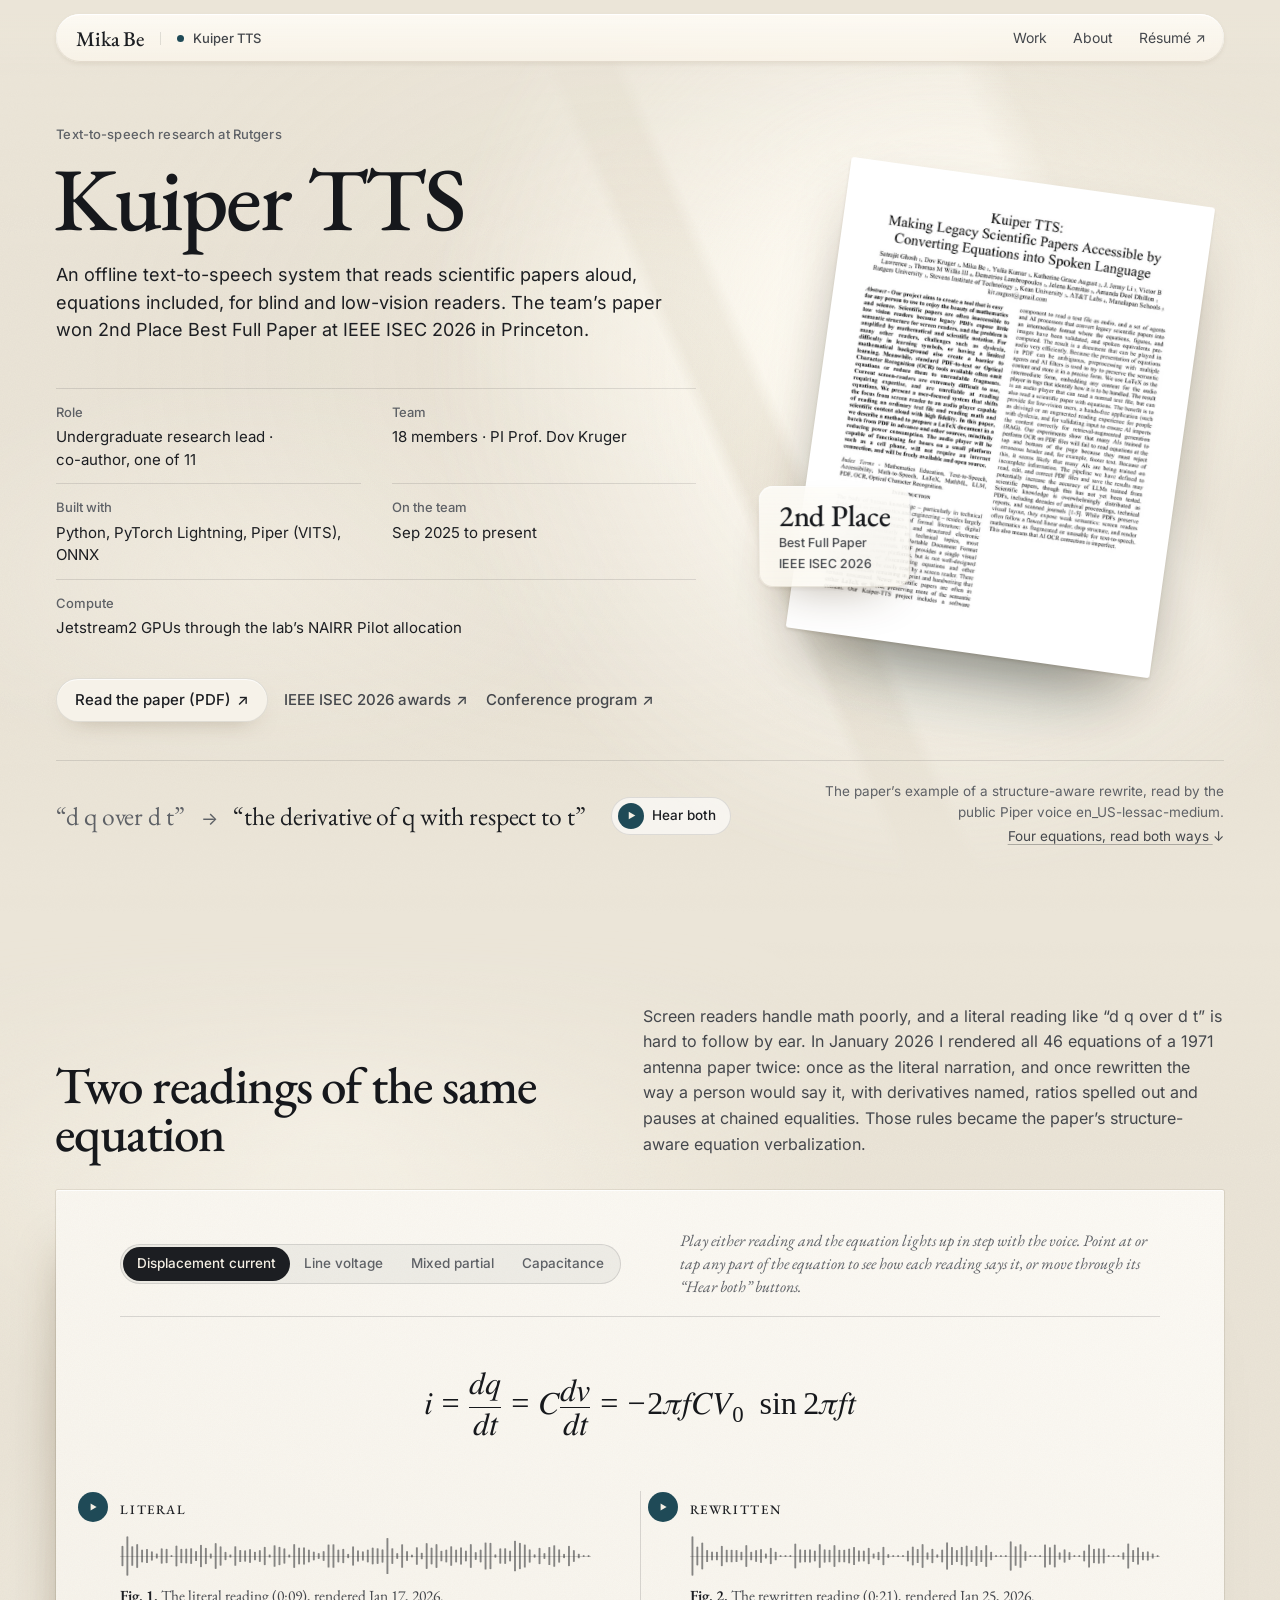
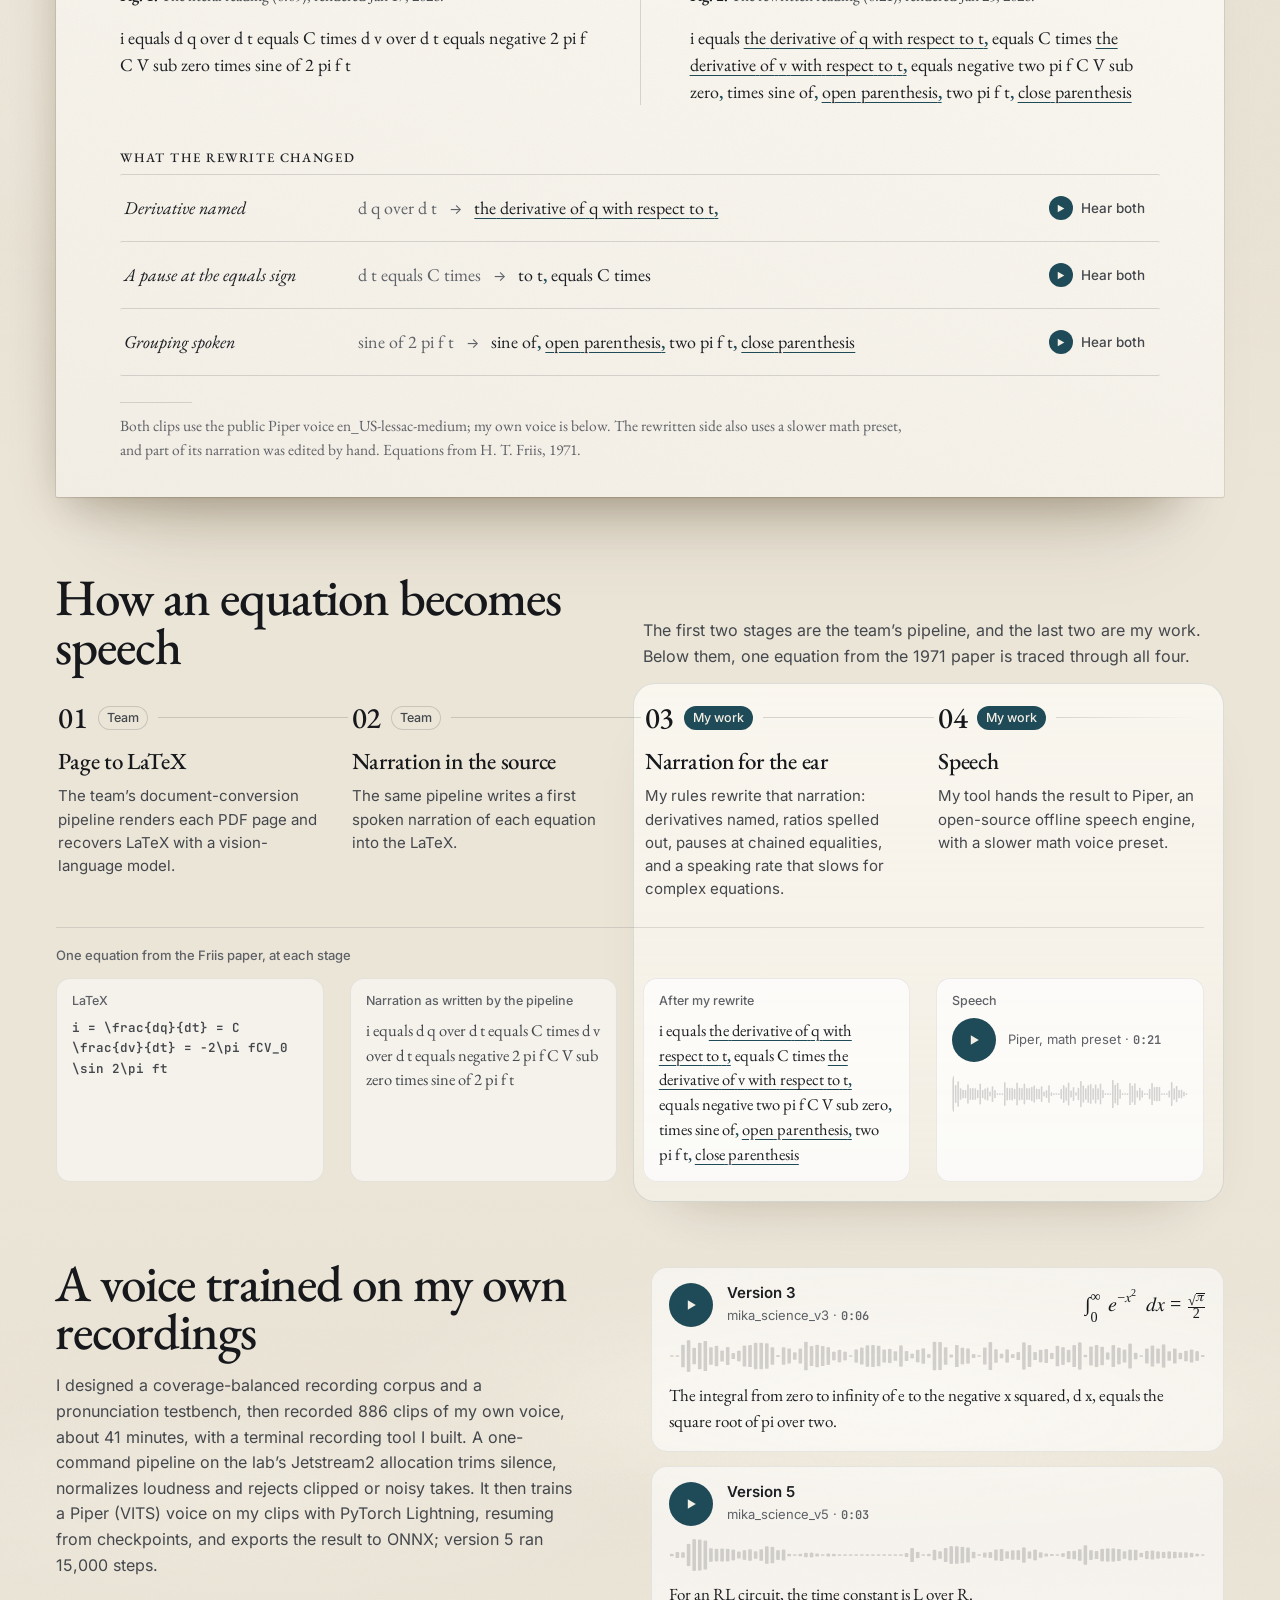
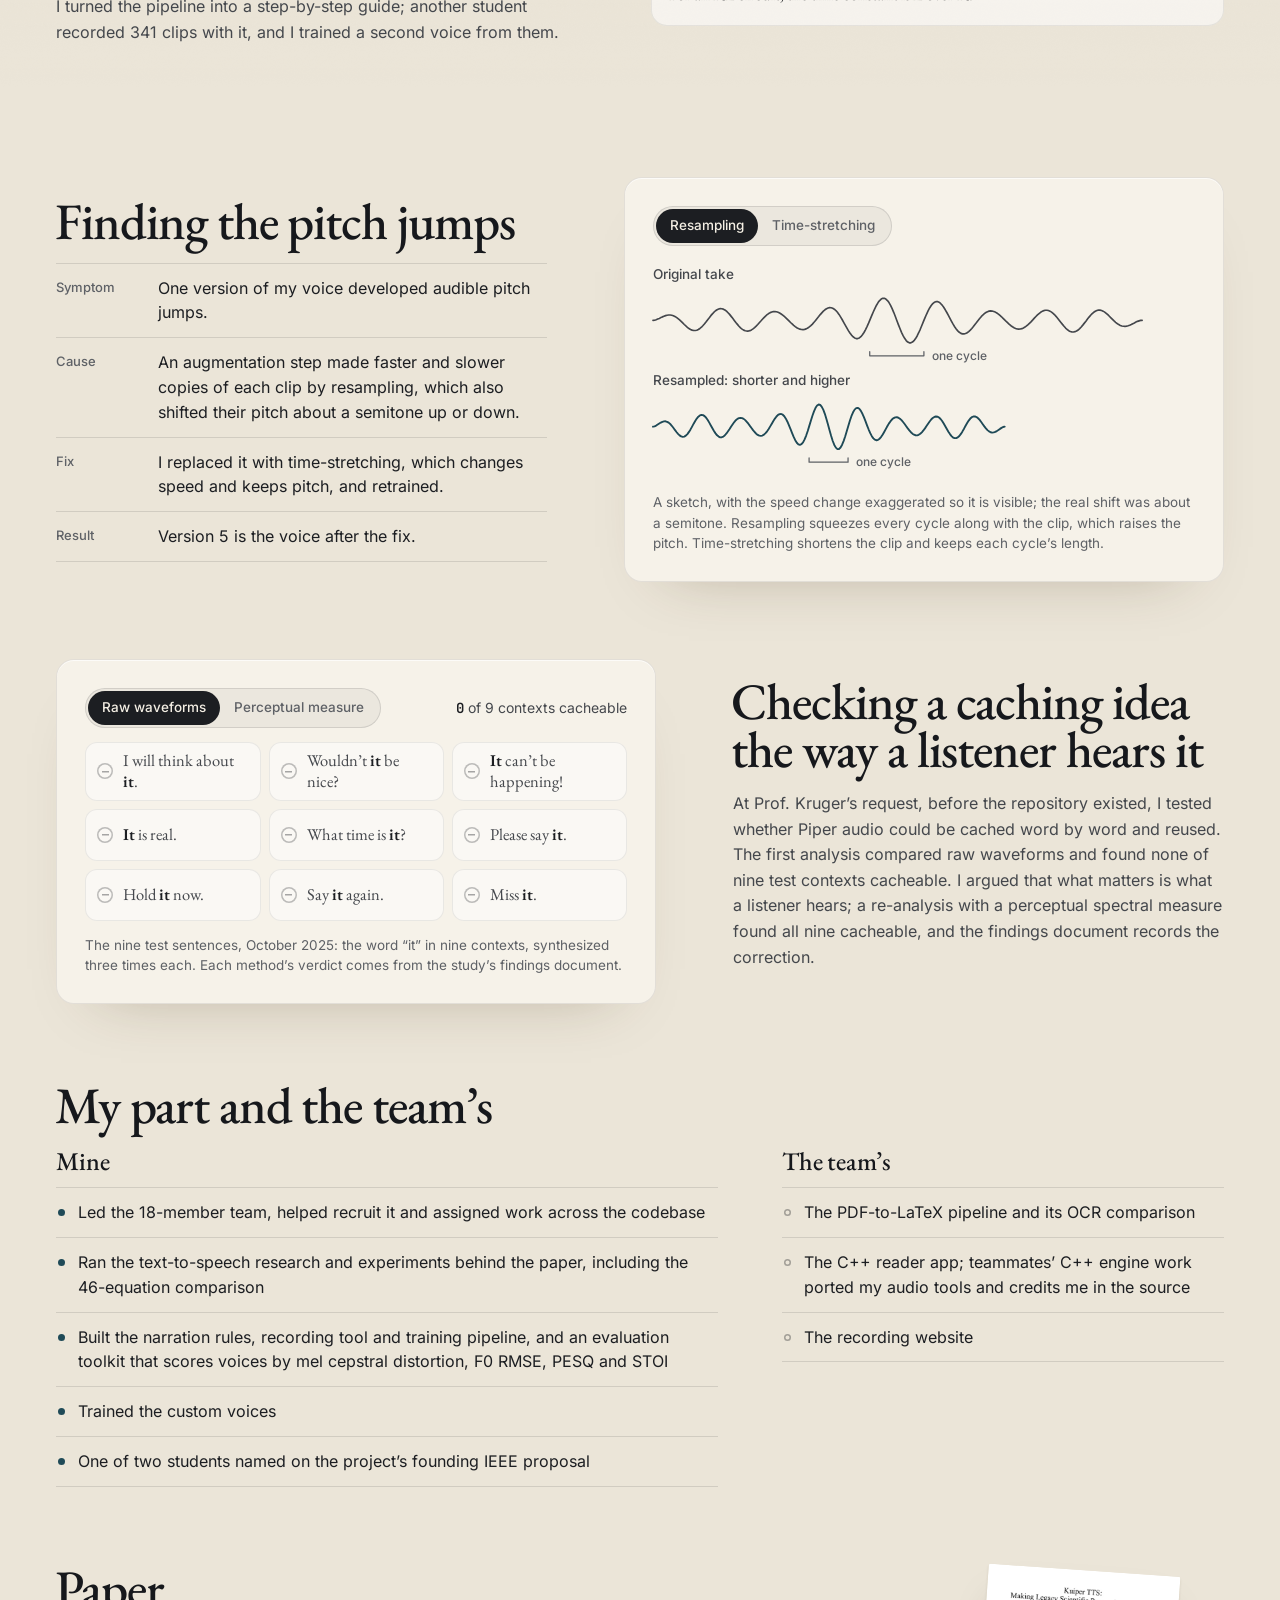
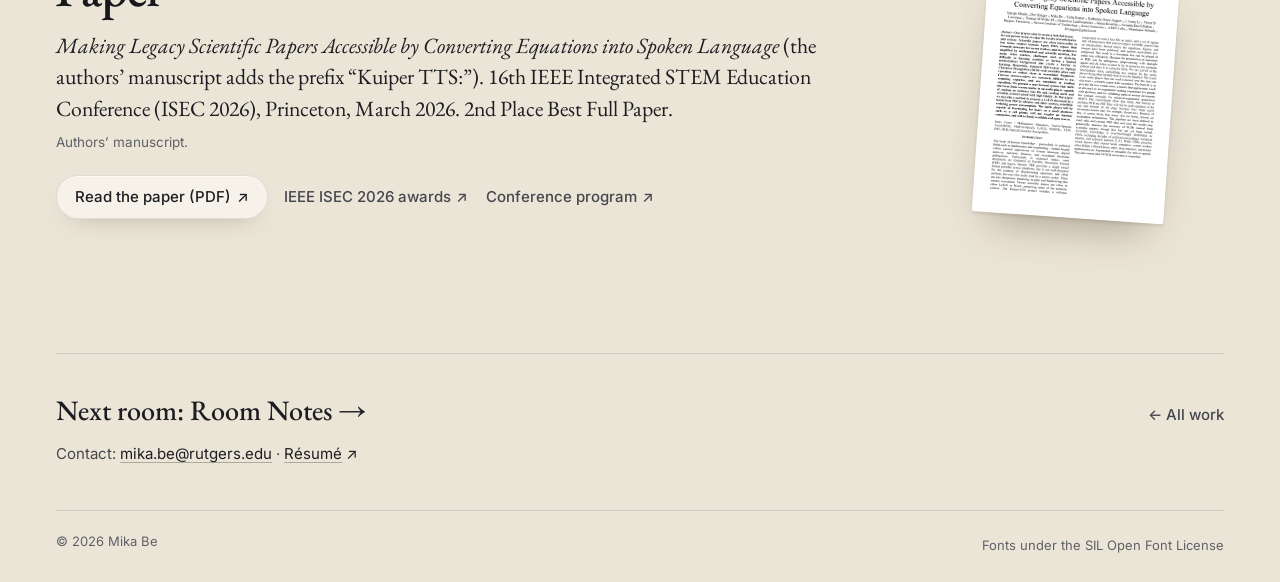
<file: projects/kuiper-tts.html>
<!doctype html>
<html lang="en">
<head>
  <meta charset="utf-8" />
  <meta name="viewport" content="width=device-width, initial-scale=1, viewport-fit=cover" />
  <title>Kuiper TTS | Mika Be</title>
  <meta name="description" content="Kuiper TTS reads scientific papers aloud, equations included. Mika Be led its 18-member team as research lead. 2nd Place Best Full Paper, IEEE ISEC 2026." />
  <meta name="author" content="Mika Be" />
  <link rel="canonical" href="https://mikabe1805.github.io/projects/kuiper-tts.html" />
  <meta name="theme-color" content="#ebe5d8" />
  <meta property="og:type" content="article" />
  <meta property="og:site_name" content="Mika Be" />
  <meta property="og:locale" content="en_US" />
  <meta property="og:title" content="Kuiper TTS | Mika Be" />
  <meta property="og:description" content="An offline text-to-speech system that reads scientific papers aloud, equations included, for blind and low-vision readers. 2nd Place Best Full Paper, IEEE ISEC 2026." />
  <meta property="og:url" content="https://mikabe1805.github.io/projects/kuiper-tts.html" />
  <meta property="og:image" content="https://mikabe1805.github.io/assets/social/kuiper-tts.jpg" />
  <meta property="og:image:type" content="image/jpeg" />
  <meta property="og:image:width" content="1200" />
  <meta property="og:image:height" content="630" />
  <meta property="og:image:alt" content="Kuiper TTS: the team’s paper on a sunlit desk with a seal that reads 2nd Place, Best Full Paper, IEEE ISEC 2026, above the line “d q over d t” rewritten as “the derivative of q with respect to t”." />
  <meta name="twitter:card" content="summary_large_image" />
  <meta name="twitter:title" content="Kuiper TTS | Mika Be" />
  <meta name="twitter:description" content="An offline text-to-speech system that reads scientific papers aloud, equations included, for blind and low-vision readers. 2nd Place Best Full Paper, IEEE ISEC 2026." />
  <meta name="twitter:image" content="https://mikabe1805.github.io/assets/social/kuiper-tts.jpg" />
  <meta name="twitter:image:alt" content="Kuiper TTS: the team’s paper on a sunlit desk with a seal that reads 2nd Place, Best Full Paper, IEEE ISEC 2026, above the line “d q over d t” rewritten as “the derivative of q with respect to t”." />
  <link rel="icon" href="../favicon.ico" sizes="32x32" />
  <link rel="icon" href="../assets/favicon.svg" type="image/svg+xml" />
  <link rel="apple-touch-icon" href="../apple-touch-icon.png" />
  <!-- font preloads over http only: from file:// a crossorigin preload is blocked (origin null) and the faces would not load -->
  <script>if (location.protocol !== "file:") ["EBGaramond-Variable", "Inter-Regular"].forEach(function (f) { var l = document.createElement("link"); l.rel = "preload"; l.as = "font"; l.type = "font/woff2"; l.crossOrigin = ""; l.href = "../assets/fonts/" + f + ".woff2"; document.head.appendChild(l); });</script>
  <link rel="stylesheet" href="../assets/css/site.css" />
  <link rel="stylesheet" href="../assets/css/case-kuiper-tts.css" />
  <noscript><link rel="stylesheet" href="../assets/css/noscript.css" /></noscript>
  <script src="../assets/js/data.js" defer></script>
  <script src="../assets/js/core.js" defer></script>
  <script src="../assets/js/data-kuiper-tts.js" defer></script>
  <script src="../assets/js/listen.js" defer></script>
  <script src="../assets/js/case-kuiper-tts.js" defer></script>
</head>
<body class="kt" data-world="kuiper" data-room="Kuiper TTS" data-base="../">
  <a class="skip" href="#main">Skip to content</a>
  <div class="world-light" aria-hidden="true">
    <i data-light="hall"></i><i data-light="rod"></i><i data-light="kuiper"></i><i data-light="notes"></i><i data-light="knowsy"></i><i data-light="shell"></i>
  </div>
  <header class="nav-wrap">
    <nav class="nav glass" data-fixed data-world="kuiper" aria-label="Main">
      <a class="nav-name" href="../index.html">Mika Be</a>
      <span class="nav-room empty"><i aria-hidden="true"></i><span></span></span>
      <span class="nav-links">
        <a href="../index.html#work">Work</a>
        <a href="../index.html#about">About</a>
        <a href="../Mika-Be_Resume.pdf" target="_blank" rel="noopener">Résumé<span class="arr" aria-hidden="true">↗</span></a>
      </span>
    </nav>
  </header>

  <main id="main">
    <!-- ================================================================ ARRIVAL -->
    <section class="room tex-paper arrival kt-arrival" data-lamp aria-labelledby="page-title">
      <span class="kt-window" aria-hidden="true"><i></i></span>
      <div class="wrap kt-arrival-grid">
        <div class="kt-arrival-copy">
          <p class="kicker">Text-to-speech research at Rutgers</p>
          <h1 id="page-title">Kuiper TTS</h1>
          <p class="lead">An offline text-to-speech system that reads scientific papers aloud, equations included, for blind and low-vision readers. The team’s paper won 2nd Place Best Full Paper at IEEE&nbsp;ISEC&nbsp;2026 in Princeton.</p>
        </div>
        <div class="kt-desk">
          <span class="lamp kt-desk-lamp" aria-hidden="true"></span>
          <a class="paper kt-paper" href="../kuiper-tts-paper.pdf" target="_blank" rel="noopener" data-tilt-card="2" aria-label="Open the Kuiper TTS paper (PDF)">
            <span class="paper-sheet"><img src="../assets/kuiper-paper-520.webp" srcset="../assets/kuiper-paper-520.webp 520w, ../assets/kuiper-paper-800.webp 800w, ../assets/kuiper-paper.webp 1082w" sizes="(max-width: 699px) 200px, (max-width: 899px) 300px, 380px" alt="First page of the paper: Kuiper TTS, Making Legacy Scientific Papers Accessible by Converting Equations into Spoken Language." width="1082" height="1400" decoding="async" fetchpriority="high" /></span>
            <span class="seal glass"><b>2nd Place</b><small>Best Full Paper</small><small>IEEE ISEC 2026</small></span>
          </a>
        </div>
        <div class="kt-arrival-more">
          <dl class="arrival-facts kt-facts">
            <div><dt>Role</dt><dd>Undergraduate research lead · <span class="kt-nw">co-author, one of 11</span></dd></div>
            <div><dt>Team</dt><dd>18 members · PI Prof. Dov Kruger</dd></div>
            <div><dt>Built with</dt><dd>Python, PyTorch Lightning, Piper (VITS), ONNX</dd></div>
            <div><dt>On the team</dt><dd>Sep 2025 to present</dd></div>
            <div><dt>Compute</dt><dd>Jetstream2 GPUs through the lab’s NAIRR Pilot allocation</dd></div>
          </dl>
          <div class="links">
            <a class="pill pill--light" href="../kuiper-tts-paper.pdf" target="_blank" rel="noopener">Read the paper (PDF) <span class="arr" aria-hidden="true">↗</span></a>
            <a class="text-link" href="https://ewh.ieee.org/conf/stem/awards.html" target="_blank" rel="noopener">IEEE ISEC 2026 awards <span class="arr" aria-hidden="true">↗</span></a>
            <a class="text-link" href="https://ewh.ieee.org/conf/stem/detailed_program.html" target="_blank" rel="noopener">Conference program <span class="arr" aria-hidden="true">↗</span></a>
          </div>
        </div>
      </div>
      <div class="wrap">
        <div class="kt-epigraph" data-kt-hero>
          <p class="kt-epi-pair"><span class="kt-from">“d q over d t”</span><span class="kt-arrow" aria-hidden="true">→</span><span class="sr-only"> becomes </span><span class="kt-to">“the derivative of q with respect to t”</span></p>
          <button class="kt-hear" type="button" data-kt-hero-play data-flag="abClips" aria-pressed="false" aria-label="Hear both: “d q over d t”, then “the derivative of q with respect to t”"><span class="kt-dot"><svg viewBox="0 0 20 20" aria-hidden="true"><path class="i-play" d="M5 3l12 7-12 7z"/><path class="i-stop" d="M4 4h12v12H4z"/></svg></span>Hear both</button>
          <p class="kt-epi-cap">The paper’s example of a structure-aware rewrite<span data-flag="abClips">, read by the public Piper voice en_US-lessac-medium</span>.<span data-flag="abClips"> <a href="#listen" data-arrive-focus>Four equations, read both ways <span class="arr arr--down" aria-hidden="true">↓</span></a></span></p>
        </div>
      </div>
    </section>

    <!-- ================================================================ LISTEN -->
    <section class="room tex-paper case-section kt-listen" data-lamp id="listen" aria-labelledby="listen-title">
      <div class="wrap">
        <div class="kt-head">
          <h2 id="listen-title" class="case-h2" tabindex="-1" data-room-heading>Two readings of the same equation</h2>
          <p class="body-2">Screen readers handle math poorly, and a literal reading like “d q over d t” is hard to follow by ear. In January 2026 I rendered all 46 equations of a 1971 antenna paper twice: once as the literal narration, and once rewritten the way a person would say it, with derivatives named, ratios spelled out and pauses at chained equalities. Those rules became the paper’s structure-aware equation verbalization.</p>
        </div>

        <div class="listen matte kt-panel" id="listen-panel-card" data-listen data-kt-listen data-flag="abClips">
          <div class="kt-panel-top">
            <div class="seg eq-tabs kt-tabs" role="tablist" aria-label="Equation">
              <button type="button" role="tab" id="tab-eq0003" data-eq="eq0003" aria-selected="true" aria-controls="kt-tabpanel">Displacement current</button>
              <button type="button" role="tab" id="tab-eq0004" data-eq="eq0004" aria-selected="false" aria-controls="kt-tabpanel" tabindex="-1">Line voltage</button>
              <button type="button" role="tab" id="tab-eq0006" data-eq="eq0006" aria-selected="false" aria-controls="kt-tabpanel" tabindex="-1">Mixed partial</button>
              <button type="button" role="tab" id="tab-eq0002" data-eq="eq0002" aria-selected="false" aria-controls="kt-tabpanel" tabindex="-1">Capacitance</button>
              <i class="seg-ink" aria-hidden="true"></i>
            </div>
            <p class="kt-hint">Play either reading and the equation lights up in step with the voice. Point at or tap any part of the equation to see how each reading says it, or move through its “Hear both” buttons.</p>
          </div>

          <div id="kt-tabpanel" role="tabpanel" aria-labelledby="tab-eq0003">
            <div class="eq-display kt-eq" data-kt-eq>
              <span class="kt-marker" aria-hidden="true"></span>
              <math display="block" data-eq-math="eq0003" aria-label="i equals d q over d t equals C d v over d t equals minus 2 pi f C V zero sine 2 pi f t"><mi data-t="0">i</mi><mo data-t="1">=</mo><mfrac data-t="2"><mrow><mi>d</mi><mi>q</mi></mrow><mrow><mi>d</mi><mi>t</mi></mrow></mfrac><mo data-t="3">=</mo><mi data-t="4">C</mi><mfrac data-t="5"><mrow><mi>d</mi><mi>v</mi></mrow><mrow><mi>d</mi><mi>t</mi></mrow></mfrac><mo data-t="6">=</mo><mrow data-t="7"><mo form="prefix" rspace="0.06em">&minus;</mo><mn>2</mn><mi>&pi;</mi><mi>f</mi><mi>C</mi><msub><mi>V</mi><mn>0</mn></msub></mrow><mspace width="0.3em"/><mrow data-t="8"><mi>sin</mi><mspace width="0.2em"/><mn>2</mn><mi>&pi;</mi><mi>f</mi><mi>t</mi></mrow></math>
              <math display="block" data-eq-math="eq0004" hidden aria-label="d v sub x equals minus L d x times d i sub x over d t"><mrow data-t="0"><mi>d</mi><msub><mi>v</mi><mi>x</mi></msub></mrow><mo data-t="1">=</mo><mrow data-t="2"><mo form="prefix" rspace="0.06em">&minus;</mo><mi>L</mi></mrow><mspace width="0.17em"/><mrow data-t="3"><mi>d</mi><mi>x</mi></mrow><mfrac data-t="4"><mrow><mi>d</mi><msub><mi>i</mi><mi>x</mi></msub></mrow><mrow><mi>d</mi><mi>t</mi></mrow></mfrac></math>
              <math display="block" data-eq-math="eq0006" hidden aria-label="d squared v sub x over d x d t equals minus L d squared i sub x over d t squared"><mfrac data-t="0"><mrow><msup><mi>d</mi><mn>2</mn></msup><msub><mi>v</mi><mi>x</mi></msub></mrow><mrow><mi>d</mi><mi>x</mi><mspace width="0.17em"/><mi>d</mi><mi>t</mi></mrow></mfrac><mo data-t="1">=</mo><mrow data-t="2"><mo form="prefix" rspace="0.06em">&minus;</mo><mi>L</mi></mrow><mfrac data-t="3"><mrow><msup><mi>d</mi><mn>2</mn></msup><msub><mi>i</mi><mi>x</mi></msub></mrow><mrow><mi>d</mi><msup><mi>t</mi><mn>2</mn></msup></mrow></mfrac></math>
              <math display="block" data-eq-math="eq0002" hidden aria-label="C equals epsilon s over d farads"><mi data-t="0">C</mi><mo data-t="1">=</mo><mi data-t="2">&#x3F5;</mi><mfrac data-t="3"><mi>s</mi><mi>d</mi></mfrac><mspace width="0.4em"/><mtext data-t="4">farads</mtext></math>
            </div>

            <!-- the two readings set as a printed page: two columns with a rule, each waveform a numbered figure,
                 each play control a mark in the margin beside its column head -->
            <div class="ab kt-cols">
              <div class="player kt-col" data-player data-kind="lit" data-label="the literal reading">
                <div class="player-top kt-col-head">
                  <button class="play kt-mark" type="button" aria-label="Play the literal reading"><svg viewBox="0 0 20 20" aria-hidden="true"><path class="i-play" d="M6 4l10 6-10 6z"/><path class="i-pause" d="M5.5 4h3v12h-3zM11.5 4h3v12h-3z"/></svg></button>
                  <p class="player-name">Literal</p>
                </div>
                <figure class="kt-fig">
                  <svg class="wave" data-wave viewBox="0 0 96 32" preserveAspectRatio="none" role="slider" tabindex="0" aria-label="Seek the literal reading" aria-valuemin="0" aria-valuemax="8.9" aria-valuenow="0"></svg>
                  <audio preload="none" src="../audio/world/eq0003-lit.m4a" controls></audio>
                  <figcaption class="player-meta"><span class="kt-fig-n">Fig. 1.</span> The literal reading (<span class="num" data-dur>0:09</span>), rendered <span data-date>Jan 17, 2026</span>.</figcaption>
                </figure>
                <p class="transcript" data-transcript>i equals d q over d t equals C times d v over d t equals negative 2 pi f C V sub zero times sine of 2 pi f t</p>
              </div>
              <div class="player kt-col" data-player data-kind="new" data-label="the rewritten reading">
                <div class="player-top kt-col-head">
                  <button class="play kt-mark" type="button" aria-label="Play the rewritten reading"><svg viewBox="0 0 20 20" aria-hidden="true"><path class="i-play" d="M6 4l10 6-10 6z"/><path class="i-pause" d="M5.5 4h3v12h-3zM11.5 4h3v12h-3z"/></svg></button>
                  <p class="player-name">Rewritten</p>
                </div>
                <figure class="kt-fig">
                  <svg class="wave" data-wave viewBox="0 0 96 32" preserveAspectRatio="none" role="slider" tabindex="0" aria-label="Seek the rewritten reading" aria-valuemin="0" aria-valuemax="20.8" aria-valuenow="0"></svg>
                  <audio preload="none" src="../audio/world/eq0003-new.m4a" controls></audio>
                  <figcaption class="player-meta"><span class="kt-fig-n">Fig. 2.</span> The rewritten reading (<span class="num" data-dur>0:21</span>), rendered <span data-date>Jan 25, 2026</span>.</figcaption>
                </figure>
                <p class="transcript" data-transcript>i equals the derivative of q with respect to t, equals C times the derivative of v with respect to t, equals negative two pi f C V sub zero, times sine of, open parenthesis, two pi f t, close parenthesis</p>
              </div>
            </div>

            <div class="kt-changes">
              <h3 class="kt-changes-h">What the rewrite changed</h3>
              <ol class="kt-change-list" data-kt-changes>
                <li class="kt-change"><p class="kt-rule">Derivative named</p><p class="kt-pair"><span class="kt-from">d q over d t</span><span class="kt-arrow" aria-hidden="true">→</span><span class="kt-to">the derivative of q with respect to t,</span></p></li>
                <li class="kt-change"><p class="kt-rule">A pause at the equals sign</p><p class="kt-pair"><span class="kt-from">d t equals C times</span><span class="kt-arrow" aria-hidden="true">→</span><span class="kt-to">to t, equals C times</span></p></li>
                <li class="kt-change"><p class="kt-rule">Grouping spoken</p><p class="kt-pair"><span class="kt-from">sine of 2 pi f t</span><span class="kt-arrow" aria-hidden="true">→</span><span class="kt-to">sine of, open parenthesis, two pi f t, close parenthesis</span></p></li>
              </ol>
            </div>
          </div>
          <p class="listen-foot">Both clips use the public Piper voice en_US-lessac-medium; my own voice is below. The rewritten side also uses a slower math preset, and part of its narration was edited by hand. Equations from H.&nbsp;T. Friis, 1971.</p>
        </div>

        <div class="matte kt-panel kt-panel--static" data-flag-off="abClips">
          <p class="kt-rule">The same equation, two narrations</p>
          <div class="eq-display kt-eq kt-eq--static"><math display="block" aria-label="i equals d q over d t equals C d v over d t equals minus 2 pi f C V zero sine 2 pi f t"><mi>i</mi><mo>=</mo><mfrac><mrow><mi>d</mi><mi>q</mi></mrow><mrow><mi>d</mi><mi>t</mi></mrow></mfrac><mo>=</mo><mi>C</mi><mfrac><mrow><mi>d</mi><mi>v</mi></mrow><mrow><mi>d</mi><mi>t</mi></mrow></mfrac><mo>=</mo><mo form="prefix" rspace="0.06em">&minus;</mo><mn>2</mn><mi>&pi;</mi><mi>f</mi><mi>C</mi><msub><mi>V</mi><mn>0</mn></msub><mspace width="0.3em"/><mi>sin</mi><mspace width="0.2em"/><mn>2</mn><mi>&pi;</mi><mi>f</mi><mi>t</mi></math></div>
          <p class="transcript kt-static-lit">i equals d q over d t equals C times d v over d t equals negative 2 pi f C V sub zero times sine of 2 pi f t</p>
          <p class="transcript">i equals the derivative of q with respect to t, equals C times the derivative of v with respect to t, equals negative two pi f C V sub zero, times sine of, open parenthesis, two pi f t, close parenthesis</p>
        </div>
      </div>
    </section>

    <!-- ================================================================ SYSTEM -->
    <section class="case-section kt-system" id="system" aria-labelledby="system-title">
      <div class="wrap">
        <div class="kt-head">
          <h2 id="system-title" class="case-h2">How an equation becomes speech</h2>
          <p class="body-2">The first two stages are the team’s pipeline, and the last two are my work. Below them, one equation from the 1971 paper is traced through all four.</p>
        </div>

        <div class="kt-flow" role="group" aria-label="The four stages, with one equation traced through them">
          <ol class="kt-stages">
            <li class="kt-stage">
              <p class="kt-stage-top"><span class="kt-stage-n">01</span><span class="kt-tag">Team</span></p>
              <h3>Page to LaTeX</h3>
              <p>The team’s document-conversion pipeline renders each PDF page and recovers LaTeX with a vision-language model.</p>
            </li>
            <li class="kt-stage">
              <p class="kt-stage-top"><span class="kt-stage-n">02</span><span class="kt-tag">Team</span></p>
              <h3>Narration in the source</h3>
              <p>The same pipeline writes a first spoken narration of each equation into the LaTeX.</p>
            </li>
            <li class="kt-stage kt-stage--mine">
              <p class="kt-stage-top"><span class="kt-stage-n">03</span><span class="kt-tag kt-tag--mine">My work</span></p>
              <h3>Narration for the ear</h3>
              <p>My rules rewrite that narration: derivatives named, ratios spelled out, pauses at chained equalities, and a speaking rate that slows for complex equations.</p>
            </li>
            <li class="kt-stage kt-stage--mine">
              <p class="kt-stage-top"><span class="kt-stage-n">04</span><span class="kt-tag kt-tag--mine">My work</span></p>
              <h3>Speech</h3>
              <p>My tool hands the result to Piper, an open-source offline speech engine, with a slower math voice preset.</p>
            </li>
          </ol>

          <div class="kt-trace">
            <p class="kt-trace-label">One equation from the Friis paper, at each stage</p>
            <div class="kt-trace-row">
              <div class="kt-cell kt-cell--latex">
                <p class="kt-cell-h">LaTeX</p>
                <code class="kt-latex">i = \frac{dq}{dt} = C \frac{dv}{dt} = -2\pi fCV_0 \sin 2\pi ft</code>
              </div>
              <div class="kt-cell">
                <p class="kt-cell-h">Narration as written by the pipeline</p>
                <p class="transcript kt-trace-lit">i equals d q over d t equals C times d v over d t equals negative 2 pi f C V sub zero times sine of 2 pi f t</p>
              </div>
              <div class="kt-trace-live" data-player data-clip="eq0003-new" data-label="the rewritten narration of this equation" data-flag="abClips">
                <div class="kt-cell kt-cell--mine">
                  <p class="kt-cell-h">After my rewrite</p>
                  <p class="transcript" data-transcript>i equals the derivative of q with respect to t, equals C times the derivative of v with respect to t, equals negative two pi f C V sub zero, times sine of, open parenthesis, two pi f t, close parenthesis</p>
                </div>
                <div class="kt-cell kt-cell--mine kt-cell--speech">
                  <p class="kt-cell-h">Speech</p>
                  <div class="kt-speech">
                    <button class="play" type="button" aria-label="Play the rewritten narration of this equation"><svg viewBox="0 0 20 20" aria-hidden="true"><path class="i-play" d="M6 4l10 6-10 6z"/><path class="i-pause" d="M5.5 4h3v12h-3zM11.5 4h3v12h-3z"/></svg></button>
                    <p class="player-meta">Piper, math preset · <span class="num" data-dur>0:21</span></p>
                  </div>
                  <svg class="wave" data-wave viewBox="0 0 96 32" preserveAspectRatio="none" role="slider" tabindex="0" aria-label="Seek the rewritten narration" aria-valuemin="0" aria-valuemax="20.8" aria-valuenow="0"></svg>
                  <audio preload="none" src="../audio/world/eq0003-new.m4a" controls></audio>
                </div>
              </div>
              <div class="kt-trace-live" data-flag-off="abClips">
                <div class="kt-cell kt-cell--mine">
                  <p class="kt-cell-h">After my rewrite</p>
                  <p class="transcript">i equals the derivative of q with respect to t, equals C times the derivative of v with respect to t, equals negative two pi f C V sub zero, times sine of, open parenthesis, two pi f t, close parenthesis</p>
                </div>
                <div class="kt-cell kt-cell--mine kt-cell--speech">
                  <p class="kt-cell-h">Speech</p>
                  <p class="player-meta">Piper, math preset</p>
                </div>
              </div>
            </div>
          </div>
        </div>
      </div>
    </section>

    <!-- ================================================================ VOICE -->
    <section class="room tex-paper case-section kt-voice" data-lamp aria-labelledby="voice-title">
      <div class="wrap kt-voice-grid">
        <div class="kt-voice-copy">
          <h2 id="voice-title" class="case-h2">A voice trained on my own recordings</h2>
          <p class="body-2">I designed a coverage-balanced recording corpus and a pronunciation testbench, then recorded 886 clips of my own voice, about 41 minutes, with a terminal recording tool I built. A one-command pipeline on the lab’s Jetstream2 allocation trims silence, normalizes loudness and rejects clipped or noisy takes. It then trains a Piper (VITS) voice on my clips with PyTorch Lightning, resuming from checkpoints, and exports the result to ONNX; version 5 ran 15,000 steps.</p>
          <p class="body-2">I turned the pipeline into a step-by-step guide; another student recorded 341 clips with it, and I trained a second voice from them.</p>
        </div>
        <div class="voice-players kt-voice-players">
          <div class="player" data-player data-clip="voice-v3-gaussian" data-label="version 3 of my voice reading the Gaussian integral">
            <div class="player-top">
              <button class="play" type="button" aria-label="Play version 3 of my voice reading the Gaussian integral"><svg viewBox="0 0 20 20" aria-hidden="true"><path class="i-play" d="M6 4l10 6-10 6z"/><path class="i-pause" d="M5.5 4h3v12h-3zM11.5 4h3v12h-3z"/></svg></button>
              <div><p class="player-name">Version 3</p><p class="player-meta">mika_science_v3 · <span class="num" data-dur>0:06</span></p></div>
              <math class="mini-eq" aria-label="integral from 0 to infinity of e to the minus x squared d x equals square root of pi over 2"><msubsup><mo>&int;</mo><mn>0</mn><mi>&infin;</mi></msubsup><msup><mi>e</mi><mrow><mo>&minus;</mo><msup><mi>x</mi><mn>2</mn></msup></mrow></msup><mspace width="0.17em"/><mi>d</mi><mi>x</mi><mo>=</mo><mfrac><msqrt><mi>&pi;</mi></msqrt><mn>2</mn></mfrac></math>
            </div>
            <svg class="wave" data-wave viewBox="0 0 96 32" preserveAspectRatio="none" role="slider" tabindex="0" aria-label="Seek version 3" aria-valuemin="0" aria-valuemax="6.2" aria-valuenow="0"></svg>
            <p class="transcript" data-transcript>The integral from zero to infinity of e to the negative x squared, d x, equals the square root of pi over two.</p>
            <audio preload="none" src="../audio/world/voice-v3-gaussian.m4a" controls></audio>
          </div>
          <div class="player" data-player data-clip="voice-v5-rl" data-flag="voiceV5" data-label="version 5 of my voice">
            <div class="player-top">
              <button class="play" type="button" aria-label="Play version 5 of my voice"><svg viewBox="0 0 20 20" aria-hidden="true"><path class="i-play" d="M6 4l10 6-10 6z"/><path class="i-pause" d="M5.5 4h3v12h-3zM11.5 4h3v12h-3z"/></svg></button>
              <div><p class="player-name">Version 5</p><p class="player-meta">mika_science_v5 · <span class="num" data-dur>0:03</span></p></div>
            </div>
            <svg class="wave" data-wave viewBox="0 0 96 32" preserveAspectRatio="none" role="slider" tabindex="0" aria-label="Seek version 5" aria-valuemin="0" aria-valuemax="3.3" aria-valuenow="0"></svg>
            <p class="transcript" data-transcript>For an RL circuit, the time constant is L over R.</p>
            <audio preload="none" src="../audio/world/voice-v5-rl.m4a" controls></audio>
          </div>
                  </div>
      </div>
    </section>

    <!-- ================================================================ PITCH JUMPS -->
    <section class="case-section kt-story" aria-labelledby="pitch-title">
      <div class="wrap kt-story-grid">
        <div class="kt-story-copy">
          <h2 id="pitch-title" class="case-h2">Finding the pitch jumps</h2>
          <dl class="kt-diag">
            <div><dt>Symptom</dt><dd>One version of my voice developed audible pitch jumps.</dd></div>
            <div><dt>Cause</dt><dd>An augmentation step made faster and slower copies of each clip by resampling, which also shifted their pitch about a semitone up or down.</dd></div>
            <div><dt>Fix</dt><dd>I replaced it with time-stretching, which changes speed and keeps pitch, and retrained.</dd></div>
            <div data-flag="voiceV5"><dt>Result</dt><dd>Version 5 is the voice after the fix.</dd></div>
          </dl>
        </div>
        <figure class="matte kt-card kt-pitch" data-kt-pitch data-mode="resample">
          <div class="kt-card-head">
            <div class="seg kt-seg" role="group" aria-label="Augmentation method">
              <button type="button" data-kt-mode="resample" aria-pressed="true">Resampling</button>
              <button type="button" data-kt-mode="stretch" aria-pressed="false">Time-stretching</button>
              <i class="seg-ink" aria-hidden="true"></i>
            </div>
          </div>
          <svg class="kt-pitch-svg" viewBox="0 0 520 210" role="img" aria-labelledby="pitch-svg-t">
            <title id="pitch-svg-t">Sketch of one take before and after the augmentation step. Resampling makes the take shorter and squeezes each cycle, so the pitch rises. Time-stretching makes it shorter and keeps each cycle the same length, so the pitch stays.</title>
            <g class="kt-row" transform="translate(0 18)">
              <text class="kt-svg-label" x="0" y="0">Original take</text>
              <path class="kt-wave0" d="M0.0 40.0 L1.5 39.8 L3.0 39.3 L4.5 38.7 L6.0 38.1 L7.5 37.3 L9.0 36.6 L10.5 36.0 L12.0 35.4 L13.5 35.0 L15.0 34.8 L16.5 34.8 L18.0 35.0 L19.5 35.5 L21.0 36.2 L22.5 37.1 L24.0 38.3 L25.5 39.5 L27.0 40.9 L28.5 42.4 L30.0 43.9 L31.5 45.3 L33.0 46.6 L34.5 47.8 L36.0 48.7 L37.5 49.3 L39.0 49.7 L40.5 49.7 L42.0 49.4 L43.5 48.7 L45.0 47.7 L46.5 46.5 L48.0 44.9 L49.5 43.2 L51.0 41.3 L52.5 39.3 L54.0 37.4 L55.5 35.4 L57.0 33.7 L58.5 32.1 L60.0 30.7 L61.5 29.7 L63.0 29.0 L64.5 28.7 L66.0 28.8 L67.5 29.2 L69.0 30.0 L70.5 31.1 L72.0 32.6 L73.5 34.2 L75.0 36.1 L76.5 38.0 L78.0 40.0 L79.5 42.0 L81.0 43.8 L82.5 45.6 L84.0 47.1 L85.5 48.3 L87.0 49.3 L88.5 49.9 L90.0 50.2 L91.5 50.2 L93.0 49.8 L94.5 49.1 L96.0 48.1 L97.5 46.9 L99.0 45.5 L100.5 43.9 L102.0 42.2 L103.5 40.6 L105.0 38.9 L106.5 37.3 L108.0 35.8 L109.5 34.5 L111.0 33.4 L112.5 32.5 L114.0 31.9 L115.5 31.6 L117.0 31.5 L118.5 31.7 L120.0 32.2 L121.5 32.9 L123.0 33.8 L124.5 34.9 L126.0 36.2 L127.5 37.5 L129.0 39.0 L130.5 40.5 L132.0 42.0 L133.5 43.4 L135.0 44.8 L136.5 46.0 L138.0 47.0 L139.5 47.8 L141.0 48.4 L142.5 48.7 L144.0 48.8 L145.5 48.6 L147.0 48.1 L148.5 47.3 L150.0 46.2 L151.5 45.0 L153.0 43.5 L154.5 41.8 L156.0 40.0 L157.5 38.1 L159.0 36.3 L160.5 34.4 L162.0 32.7 L163.5 31.1 L165.0 29.8 L166.5 28.8 L168.0 28.1 L169.5 27.7 L171.0 27.8 L172.5 28.3 L174.0 29.2 L175.5 30.5 L177.0 32.2 L178.5 34.2 L180.0 36.6 L181.5 39.1 L183.0 41.8 L184.5 44.5 L186.0 47.2 L187.5 49.8 L189.0 52.1 L190.5 54.1 L192.0 55.7 L193.5 56.8 L195.0 57.4 L196.5 57.4 L198.0 56.8 L199.5 55.6 L201.0 53.8 L202.5 51.6 L204.0 48.8 L205.5 45.7 L207.0 42.4 L208.5 38.8 L210.0 35.2 L211.5 31.7 L213.0 28.4 L214.5 25.4 L216.0 22.9 L217.5 20.9 L219.0 19.5 L220.5 18.8 L222.0 18.8 L223.5 19.5 L225.0 20.9 L226.5 22.9 L228.0 25.5 L229.5 28.7 L231.0 32.2 L232.5 36.0 L234.0 40.0 L235.5 44.0 L237.0 47.8 L238.5 51.4 L240.0 54.6 L241.5 57.2 L243.0 59.3 L244.5 60.8 L246.0 61.5 L247.5 61.5 L249.0 60.8 L250.5 59.4 L252.0 57.4 L253.5 54.9 L255.0 51.8 L256.5 48.5 L258.0 44.9 L259.5 41.2 L261.0 37.6 L262.5 34.1 L264.0 30.9 L265.5 28.0 L267.0 25.7 L268.5 23.9 L270.0 22.6 L271.5 22.0 L273.0 21.9 L274.5 22.5 L276.0 23.7 L277.5 25.3 L279.0 27.4 L280.5 29.8 L282.0 32.4 L283.5 35.2 L285.0 38.1 L286.5 40.9 L288.0 43.6 L289.5 46.1 L291.0 48.2 L292.5 50.0 L294.0 51.4 L295.5 52.4 L297.0 52.9 L298.5 52.9 L300.0 52.6 L301.5 51.8 L303.0 50.7 L304.5 49.3 L306.0 47.7 L307.5 45.9 L309.0 43.9 L310.5 42.0 L312.0 40.0 L313.5 38.1 L315.0 36.4 L316.5 34.8 L318.0 33.5 L319.5 32.4 L321.0 31.6 L322.5 31.1 L324.0 30.9 L325.5 31.0 L327.0 31.4 L328.5 32.0 L330.0 32.9 L331.5 33.9 L333.0 35.2 L334.5 36.5 L336.0 38.0 L337.5 39.5 L339.0 41.0 L340.5 42.4 L342.0 43.8 L343.5 45.1 L345.0 46.1 L346.5 47.0 L348.0 47.7 L349.5 48.1 L351.0 48.3 L352.5 48.2 L354.0 47.9 L355.5 47.2 L357.0 46.4 L358.5 45.3 L360.0 44.0 L361.5 42.6 L363.0 41.1 L364.5 39.5 L366.0 37.8 L367.5 36.2 L369.0 34.7 L370.5 33.4 L372.0 32.2 L373.5 31.3 L375.0 30.6 L376.5 30.2 L378.0 30.2 L379.5 30.5 L381.0 31.1 L382.5 32.0 L384.0 33.2 L385.5 34.6 L387.0 36.3 L388.5 38.1 L390.0 40.0 L391.5 41.9 L393.0 43.8 L394.5 45.6 L396.0 47.3 L397.5 48.7 L399.0 49.8 L400.5 50.6 L402.0 51.0 L403.5 51.1 L405.0 50.8 L406.5 50.2 L408.0 49.2 L409.5 47.9 L411.0 46.3 L412.5 44.5 L414.0 42.6 L415.5 40.7 L417.0 38.7 L418.5 36.8 L420.0 35.0 L421.5 33.5 L423.0 32.2 L424.5 31.2 L426.0 30.5 L427.5 30.1 L429.0 30.1 L430.5 30.5 L432.0 31.1 L433.5 32.0 L435.0 33.2 L436.5 34.5 L438.0 36.0 L439.5 37.5 L441.0 39.0 L442.5 40.5 L444.0 41.8 L445.5 43.0 L447.0 44.0 L448.5 44.8 L450.0 45.3 L451.5 45.6 L453.0 45.7 L454.5 45.5 L456.0 45.1 L457.5 44.6 L459.0 43.9 L460.5 43.1 L462.0 42.4 L463.5 41.6 L465.0 40.9 L466.5 40.4 L468.0 40.0 L469.5 39.9" data-kt-wave="orig" />
              <g class="kt-period" data-kt-period="orig"><path d="M208.0 70.0 V74.0 H260.0 V70.0" /><text class="kt-svg-small" x="268.0" y="78.0">one cycle</text></g>
            </g>
            <g class="kt-row" transform="translate(0 120)">
              <text class="kt-svg-label kt-when-resample" x="0" y="0">Resampled: shorter and higher</text>
              <text class="kt-svg-label kt-when-stretch" x="0" y="0">Time-stretched: shorter, same pitch</text>
              <path class="kt-wave1 kt-when-resample" d="M0.0 40.0 L1.5 39.6 L3.0 38.9 L4.5 37.9 L6.0 36.9 L7.5 36.0 L9.0 35.3 L10.5 34.9 L12.0 34.8 L13.5 35.3 L15.0 36.1 L16.5 37.4 L18.0 39.1 L19.5 41.0 L21.0 43.1 L22.5 45.1 L24.0 46.9 L25.5 48.3 L27.0 49.3 L28.5 49.7 L30.0 49.5 L31.5 48.6 L33.0 47.1 L34.5 45.0 L36.0 42.6 L37.5 39.9 L39.0 37.1 L40.5 34.5 L42.0 32.2 L43.5 30.4 L45.0 29.2 L46.5 28.7 L48.0 28.9 L49.5 29.8 L51.0 31.4 L52.5 33.5 L54.0 36.1 L55.5 38.8 L57.0 41.5 L58.5 44.1 L60.0 46.4 L61.5 48.3 L63.0 49.5 L64.5 50.2 L66.0 50.1 L67.5 49.5 L69.0 48.2 L70.5 46.5 L72.0 44.4 L73.5 42.2 L75.0 39.8 L76.5 37.6 L78.0 35.5 L79.5 33.8 L81.0 32.5 L82.5 31.8 L84.0 31.5 L85.5 31.8 L87.0 32.5 L88.5 33.7 L90.0 35.3 L91.5 37.1 L93.0 39.2 L94.5 41.2 L96.0 43.3 L97.5 45.1 L99.0 46.7 L100.5 47.9 L102.0 48.6 L103.5 48.8 L105.0 48.5 L106.5 47.6 L108.0 46.2 L109.5 44.4 L111.0 42.2 L112.5 39.7 L114.0 37.1 L115.5 34.5 L117.0 32.2 L118.5 30.2 L120.0 28.7 L121.5 27.9 L123.0 27.8 L124.5 28.5 L126.0 30.0 L127.5 32.3 L129.0 35.2 L130.5 38.7 L132.0 42.4 L133.5 46.2 L135.0 49.8 L136.5 52.9 L138.0 55.4 L139.5 56.9 L141.0 57.4 L142.5 56.8 L144.0 55.1 L145.5 52.2 L147.0 48.5 L148.5 44.1 L150.0 39.2 L151.5 34.2 L153.0 29.5 L154.5 25.3 L156.0 21.9 L157.5 19.7 L159.0 18.7 L160.5 19.1 L162.0 20.9 L163.5 23.9 L165.0 27.9 L166.5 32.8 L168.0 38.2 L169.5 43.7 L171.0 49.0 L172.5 53.7 L174.0 57.5 L175.5 60.1 L177.0 61.5 L178.5 61.4 L180.0 60.0 L181.5 57.3 L183.0 53.6 L184.5 49.1 L186.0 44.1 L187.5 39.0 L189.0 34.1 L190.5 29.7 L192.0 26.2 L193.5 23.6 L195.0 22.2 L196.5 21.9 L198.0 22.8 L199.5 24.8 L201.0 27.6 L202.5 31.1 L204.0 34.9 L205.5 38.9 L207.0 42.7 L208.5 46.2 L210.0 49.1 L211.5 51.2 L213.0 52.5 L214.5 53.0 L216.0 52.6 L217.5 51.5 L219.0 49.7 L220.5 47.4 L222.0 44.8 L223.5 42.1 L225.0 39.4 L226.5 36.8 L228.0 34.7 L229.5 32.9 L231.0 31.7 L232.5 31.0 L234.0 30.9 L235.5 31.4 L237.0 32.4 L238.5 33.7 L240.0 35.5 L241.5 37.4 L243.0 39.5 L244.5 41.6 L246.0 43.5 L247.5 45.3 L249.0 46.7 L250.5 47.7 L252.0 48.2 L253.5 48.3 L255.0 47.8 L256.5 46.8 L258.0 45.4 L259.5 43.6 L261.0 41.6 L262.5 39.4 L264.0 37.1 L265.5 35.0 L267.0 33.1 L268.5 31.6 L270.0 30.6 L271.5 30.2 L273.0 30.4 L274.5 31.2 L276.0 32.6 L277.5 34.5 L279.0 36.9 L280.5 39.5 L282.0 42.2 L283.5 44.8 L285.0 47.1 L286.5 49.0 L288.0 50.4 L289.5 51.0 L291.0 51.0 L292.5 50.3 L294.0 48.9 L295.5 46.9 L297.0 44.5 L298.5 41.9 L300.0 39.1 L301.5 36.5 L303.0 34.1 L304.5 32.2 L306.0 30.9 L307.5 30.2 L309.0 30.1 L310.5 30.7 L312.0 31.9 L313.5 33.5 L315.0 35.5 L316.5 37.6 L318.0 39.7 L319.5 41.6 L321.0 43.3 L322.5 44.5 L324.0 45.3 L325.5 45.7 L327.0 45.5 L328.5 45.0 L330.0 44.2 L331.5 43.2 L333.0 42.1 L334.5 41.1 L336.0 40.3 L337.5 39.9" data-kt-wave="resample" />
              <path class="kt-wave1 kt-when-stretch" d="M0.0 40.0 L1.5 39.7 L3.0 39.2 L4.5 38.4 L6.0 37.6 L7.5 36.7 L9.0 35.8 L10.5 35.0 L12.0 34.3 L13.5 33.8 L15.0 33.6 L16.5 33.6 L18.0 33.9 L19.5 34.5 L21.0 35.3 L22.5 36.5 L24.0 37.9 L25.5 39.4 L27.0 41.1 L28.5 42.9 L30.0 44.6 L31.5 46.3 L33.0 47.8 L34.5 49.1 L36.0 50.1 L37.5 50.7 L39.0 51.0 L40.5 51.0 L42.0 50.5 L43.5 49.6 L45.0 48.5 L46.5 47.0 L48.0 45.3 L49.5 43.4 L51.0 41.4 L52.5 39.3 L54.0 37.3 L55.5 35.5 L57.0 33.8 L58.5 32.3 L60.0 31.2 L61.5 30.3 L63.0 29.9 L64.5 29.7 L66.0 29.9 L67.5 30.4 L69.0 31.3 L70.5 32.4 L72.0 33.7 L73.5 35.1 L75.0 36.7 L76.5 38.4 L78.0 40.0 L79.5 41.6 L81.0 43.1 L82.5 44.5 L84.0 45.6 L85.5 46.6 L87.0 47.4 L88.5 47.9 L90.0 48.2 L91.5 48.2 L93.0 48.0 L94.5 47.6 L96.0 46.9 L97.5 45.9 L99.0 44.8 L100.5 43.5 L102.0 42.1 L103.5 40.5 L105.0 38.9 L106.5 37.3 L108.0 35.6 L109.5 34.1 L111.0 32.6 L112.5 31.3 L114.0 30.2 L115.5 29.4 L117.0 28.9 L118.5 28.8 L120.0 29.0 L121.5 29.6 L123.0 30.6 L124.5 32.0 L126.0 33.8 L127.5 35.9 L129.0 38.3 L130.5 40.9 L132.0 43.6 L133.5 46.3 L135.0 49.0 L136.5 51.5 L138.0 53.7 L139.5 55.6 L141.0 57.0 L142.5 57.9 L144.0 58.2 L145.5 57.8 L147.0 56.9 L148.5 55.3 L150.0 53.1 L151.5 50.4 L153.0 47.2 L154.5 43.7 L156.0 40.0 L157.5 36.2 L159.0 32.4 L160.5 28.9 L162.0 25.7 L163.5 22.9 L165.0 20.6 L166.5 19.1 L168.0 18.2 L169.5 18.0 L171.0 18.6 L172.5 20.0 L174.0 22.0 L175.5 24.6 L177.0 27.7 L178.5 31.2 L180.0 34.9 L181.5 38.7 L183.0 42.5 L184.5 46.2 L186.0 49.5 L187.5 52.4 L189.0 54.9 L190.5 56.7 L192.0 57.9 L193.5 58.5 L195.0 58.5 L196.5 57.8 L198.0 56.5 L199.5 54.8 L201.0 52.6 L202.5 50.1 L204.0 47.4 L205.5 44.6 L207.0 41.8 L208.5 39.1 L210.0 36.6 L211.5 34.3 L213.0 32.3 L214.5 30.8 L216.0 29.6 L217.5 28.8 L219.0 28.4 L220.5 28.5 L222.0 28.9 L223.5 29.6 L225.0 30.6 L226.5 31.9 L228.0 33.4 L229.5 35.0 L231.0 36.6 L232.5 38.3 L234.0 40.0 L235.5 41.6 L237.0 43.1 L238.5 44.4 L240.0 45.6 L241.5 46.6 L243.0 47.4 L244.5 47.9 L246.0 48.2 L247.5 48.2 L249.0 48.0 L250.5 47.5 L252.0 46.8 L253.5 45.9 L255.0 44.8 L256.5 43.5 L258.0 42.1 L259.5 40.5 L261.0 38.9 L262.5 37.3 L264.0 35.8 L265.5 34.3 L267.0 33.0 L268.5 31.8 L270.0 31.0 L271.5 30.3 L273.0 30.0 L274.5 30.0 L276.0 30.4 L277.5 31.1 L279.0 32.1 L280.5 33.4 L282.0 35.0 L283.5 36.8 L285.0 38.7 L286.5 40.7 L288.0 42.6 L289.5 44.6 L291.0 46.3 L292.5 47.9 L294.0 49.2 L295.5 50.1 L297.0 50.7 L298.5 50.9 L300.0 50.8 L301.5 50.3 L303.0 49.4 L304.5 48.2 L306.0 46.8 L307.5 45.2 L309.0 43.5 L310.5 41.7 L312.0 40.0 L313.5 38.4 L315.0 36.9 L316.5 35.6 L318.0 34.6 L319.5 33.9 L321.0 33.5 L322.5 33.4 L324.0 33.6 L325.5 34.0 L327.0 34.6 L328.5 35.4 L330.0 36.2 L331.5 37.2 L333.0 38.1 L334.5 38.9 L336.0 39.5 L337.5 39.9" data-kt-wave="stretch" />
              <g class="kt-period kt-when-resample" data-kt-period="resample"><path d="M149.8 70.0 V74.0 H187.2 V70.0" /><text class="kt-svg-small" x="195.2" y="78.0">one cycle</text></g>
              <g class="kt-period kt-when-stretch" data-kt-period="stretch"><path d="M156.0 70.0 V74.0 H208.0 V70.0" /><text class="kt-svg-small" x="216.0" y="78.0">one cycle</text></g>
            </g>
          </svg>
          <figcaption>A sketch, with the speed change exaggerated so it is visible; the real shift was about a semitone. Resampling squeezes every cycle along with the clip, which raises the pitch. Time-stretching shortens the clip and keeps each cycle’s length.</figcaption>
        </figure>
      </div>
    </section>

    <!-- ================================================================ CACHING -->
    <section class="case-section kt-story" aria-labelledby="cache-title">
      <div class="wrap kt-story-grid kt-story-grid--flip">
        <div class="kt-story-copy">
          <h2 id="cache-title" class="case-h2">Checking a caching idea the way a listener hears it</h2>
          <p class="body-2">At Prof. Kruger’s request, before the repository existed, I tested whether Piper audio could be cached word by word and reused. The first analysis compared raw waveforms and found none of nine test contexts cacheable. I argued that what matters is what a listener hears; a re-analysis with a perceptual spectral measure found all nine cacheable, and the findings document records the correction.</p>
        </div>
        <figure class="matte kt-card kt-cache" data-kt-cache data-mode="wave">
          <div class="kt-card-head">
            <div class="seg kt-seg" role="group" aria-label="Comparison method">
              <button type="button" data-kt-mode="wave" aria-pressed="true">Raw waveforms</button>
              <button type="button" data-kt-mode="ear" aria-pressed="false">Perceptual measure</button>
              <i class="seg-ink" aria-hidden="true"></i>
            </div>
            <p class="kt-cache-count" aria-live="polite"><span class="num" data-kt-count>0</span> of 9 contexts cacheable</p>
          </div>
          <ul class="kt-contexts">
            <li style="--i:0"><i aria-hidden="true"></i><span>I will think about <b>it</b>.</span></li>
            <li style="--i:1"><i aria-hidden="true"></i><span>Wouldn’t <b>it</b> be nice?</span></li>
            <li style="--i:2"><i aria-hidden="true"></i><span><b>It</b> can’t be happening!</span></li>
            <li style="--i:3"><i aria-hidden="true"></i><span><b>It</b> is real.</span></li>
            <li style="--i:4"><i aria-hidden="true"></i><span>What time is <b>it</b>?</span></li>
            <li style="--i:5"><i aria-hidden="true"></i><span>Please say <b>it</b>.</span></li>
            <li style="--i:6"><i aria-hidden="true"></i><span>Hold <b>it</b> now.</span></li>
            <li style="--i:7"><i aria-hidden="true"></i><span>Say <b>it</b> again.</span></li>
            <li style="--i:8"><i aria-hidden="true"></i><span>Miss <b>it</b>.</span></li>
          </ul>
          <figcaption>The nine test sentences, October 2025: the word “it” in nine contexts, synthesized three times each. Each method’s verdict comes from the study’s findings document.</figcaption>
        </figure>
      </div>
    </section>

    <!-- ================================================================ CONTRIBUTION -->
    <section class="case-section kt-contribution" id="contribution" aria-labelledby="contribution-title">
      <div class="wrap">
        <h2 id="contribution-title" class="case-h2">My part and the team’s</h2>
        <div class="kt-lists">
          <div class="kt-list kt-list--mine">
            <h3>Mine</h3>
            <ul>
              <li>Led the 18-member team, helped recruit it and assigned work across the codebase</li>
              <li>Ran the text-to-speech research and experiments behind the paper, including the 46-equation comparison</li>
              <li>Built the narration rules, recording tool and training pipeline, and an evaluation toolkit that scores voices by mel cepstral distortion, F0 RMSE, PESQ and STOI</li>
              <li>Trained the custom voices</li>
              <li>One of two students named on the project’s founding IEEE proposal</li>
            </ul>
          </div>
          <div class="kt-list">
            <h3>The team’s</h3>
            <ul>
              <li>The PDF-to-LaTeX pipeline and its OCR comparison</li>
              <li>The C++ reader app; teammates’ C++ engine work ported my audio tools and credits me in the source</li>
              <li>The recording website</li>
            </ul>
          </div>
        </div>
      </div>
    </section>

    <!-- ================================================================ PAPER -->
    <section class="case-section kt-evidence" id="evidence" aria-labelledby="evidence-title">
      <div class="wrap kt-evidence-inner">
        <a class="kt-thumb" href="../kuiper-tts-paper.pdf" target="_blank" rel="noopener" tabindex="-1" aria-hidden="true"><img src="../assets/kuiper-paper-520.webp" alt="" width="1082" height="1400" loading="lazy" decoding="async" /></a>
        <h2 id="evidence-title" class="case-h2">Paper</h2>
        <p class="kt-cite"><cite>Making Legacy Scientific Papers Accessible by Converting Equations into Spoken Language</cite> (the authors’ manuscript adds the prefix “Kuiper&nbsp;TTS:”). 16th IEEE Integrated STEM Education Conference (ISEC&nbsp;2026), Princeton, March 2026. 2nd Place Best Full Paper.</p>
        <p class="caption">Authors’ manuscript.</p>
        <div class="links">
          <a class="pill pill--light" href="../kuiper-tts-paper.pdf" target="_blank" rel="noopener">Read the paper (PDF) <span class="arr" aria-hidden="true">↗</span></a>
          <a class="text-link" href="https://ewh.ieee.org/conf/stem/awards.html" target="_blank" rel="noopener">IEEE ISEC 2026 awards <span class="arr" aria-hidden="true">↗</span></a>
          <a class="text-link" href="https://ewh.ieee.org/conf/stem/detailed_program.html" target="_blank" rel="noopener">Conference program <span class="arr" aria-hidden="true">↗</span></a>
        </div>
      </div>
    </section>

    <nav class="wrap case-foot" aria-label="More work">
      <a href="room-notes.html">Next room: Room Notes <span class="arr arr--fwd" aria-hidden="true">→</span></a>
      <a class="back" href="../index.html#work"><span aria-hidden="true">←</span> All work</a>
    </nav>
    <p class="wrap case-contact">Contact: <a href="mailto:mika.be@rutgers.edu">mika.be@rutgers.edu</a> · <a href="../Mika-Be_Resume.pdf" target="_blank" rel="noopener">Résumé<span class="arr" aria-hidden="true">↗</span></a></p>
  </main>

  <footer class="wrap site-foot">
    <span>© 2026 Mika Be</span>
    <a href="../assets/licenses/OFL-EBGaramond.txt">Fonts under the SIL Open Font License</a>
  </footer>

  <dialog class="zoom" id="zoom" aria-label="Full-size image">
    <img alt="" />
    <div class="zoom-bar"><p class="zoom-cap"></p><form method="dialog"><button class="zoom-close">Close</button></form></div>
  </dialog>
</body>
</html>
</file>
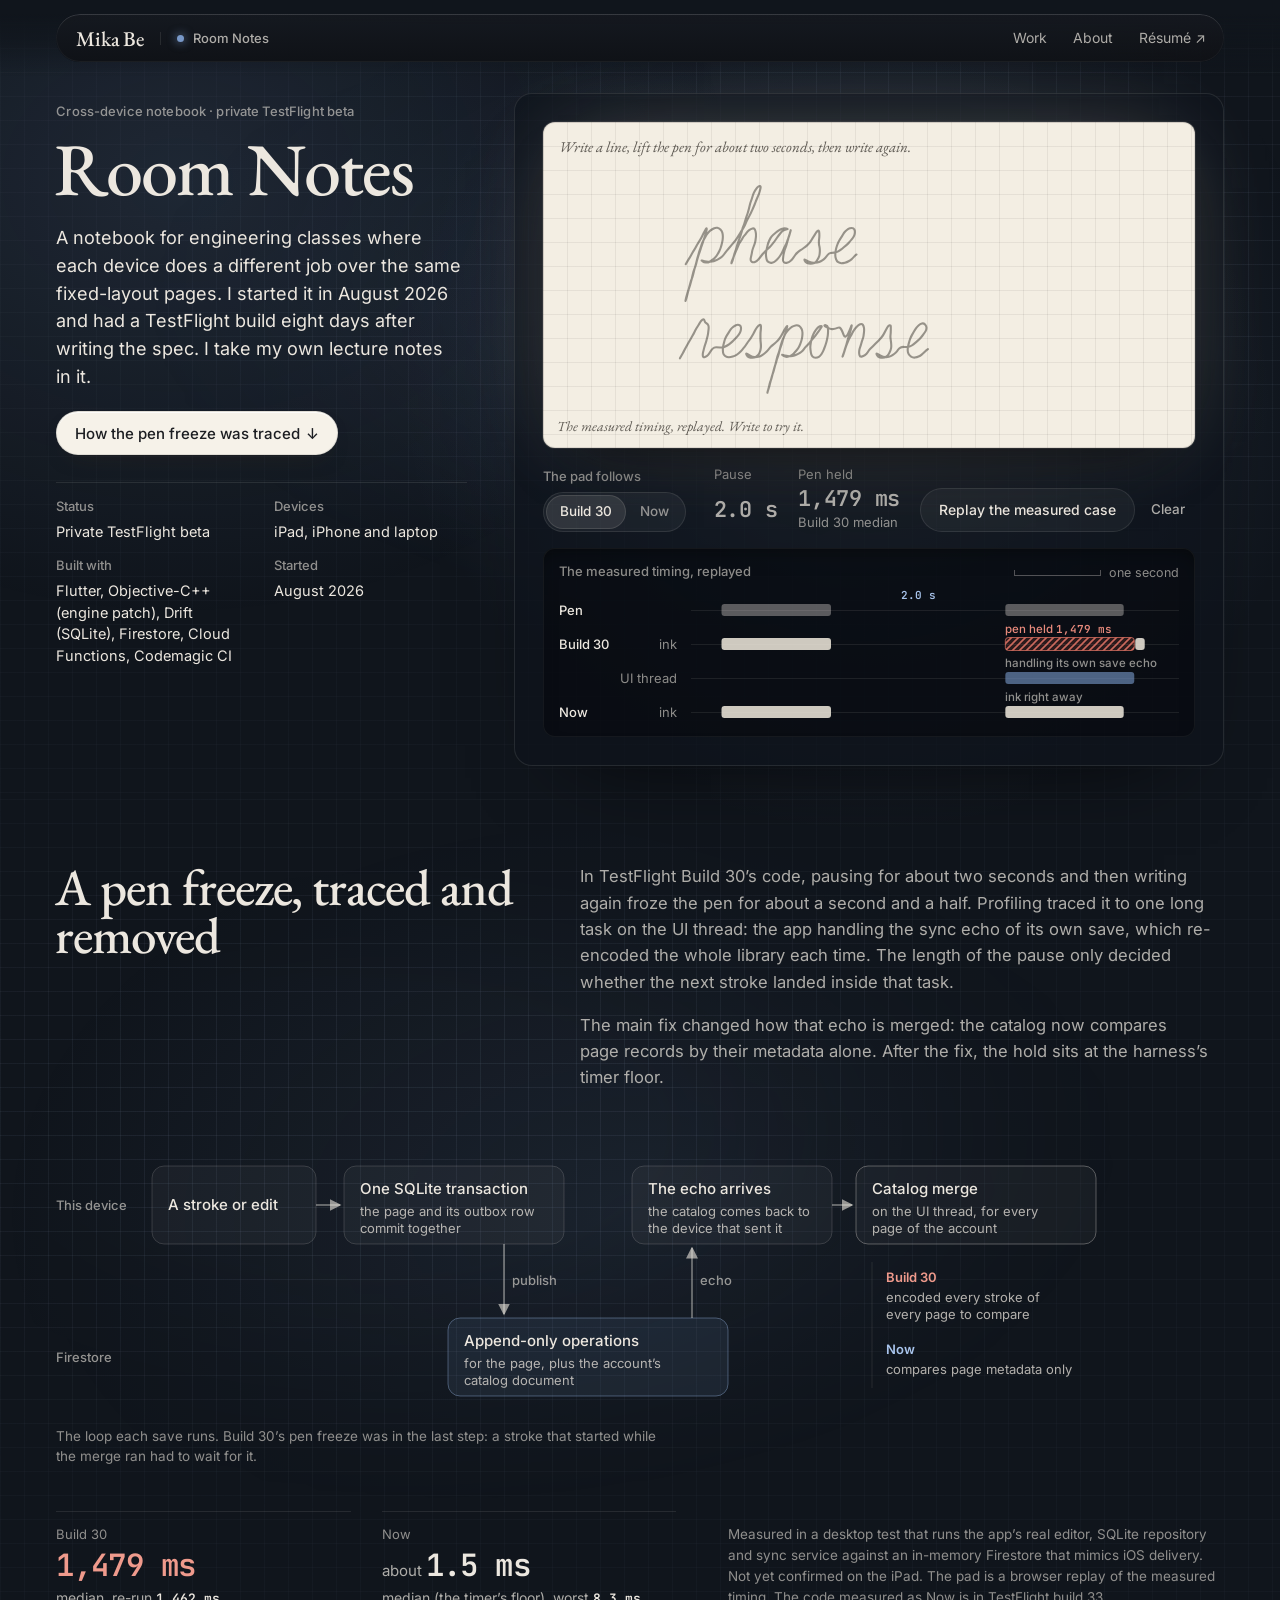
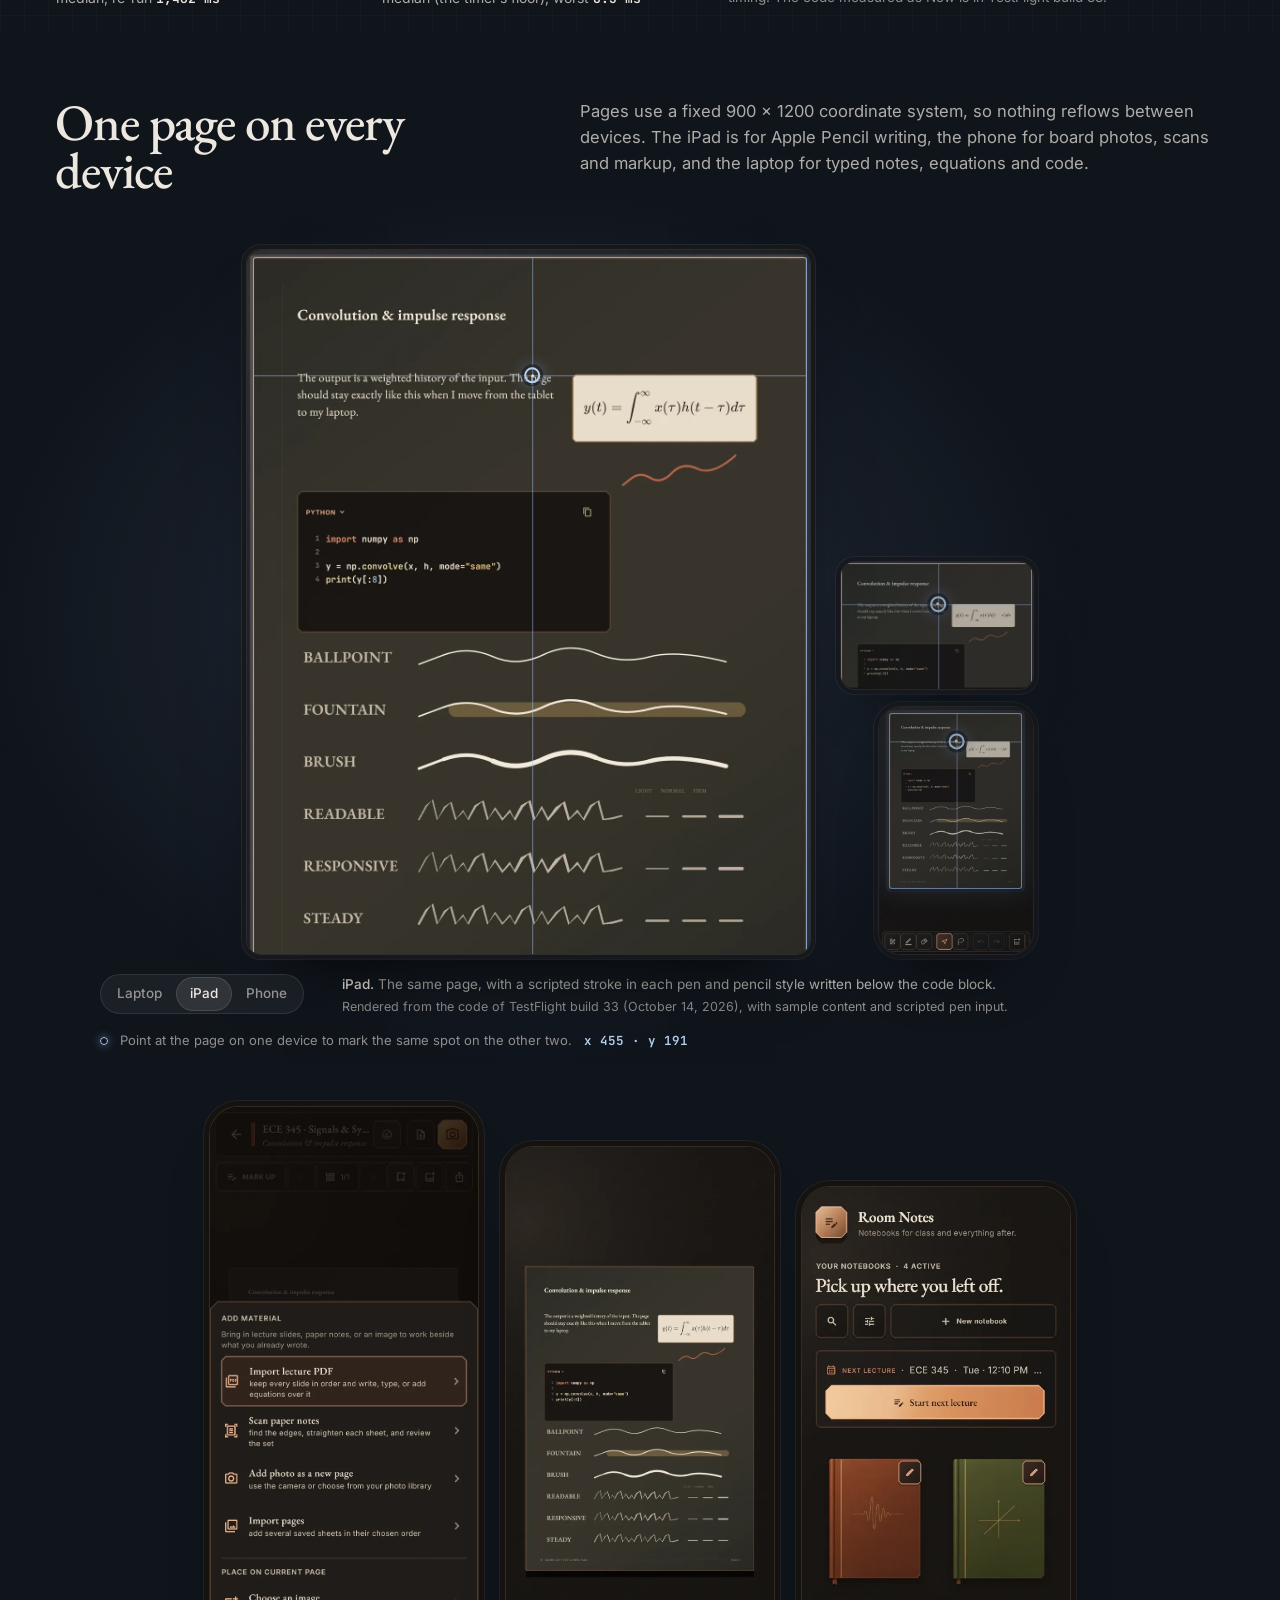
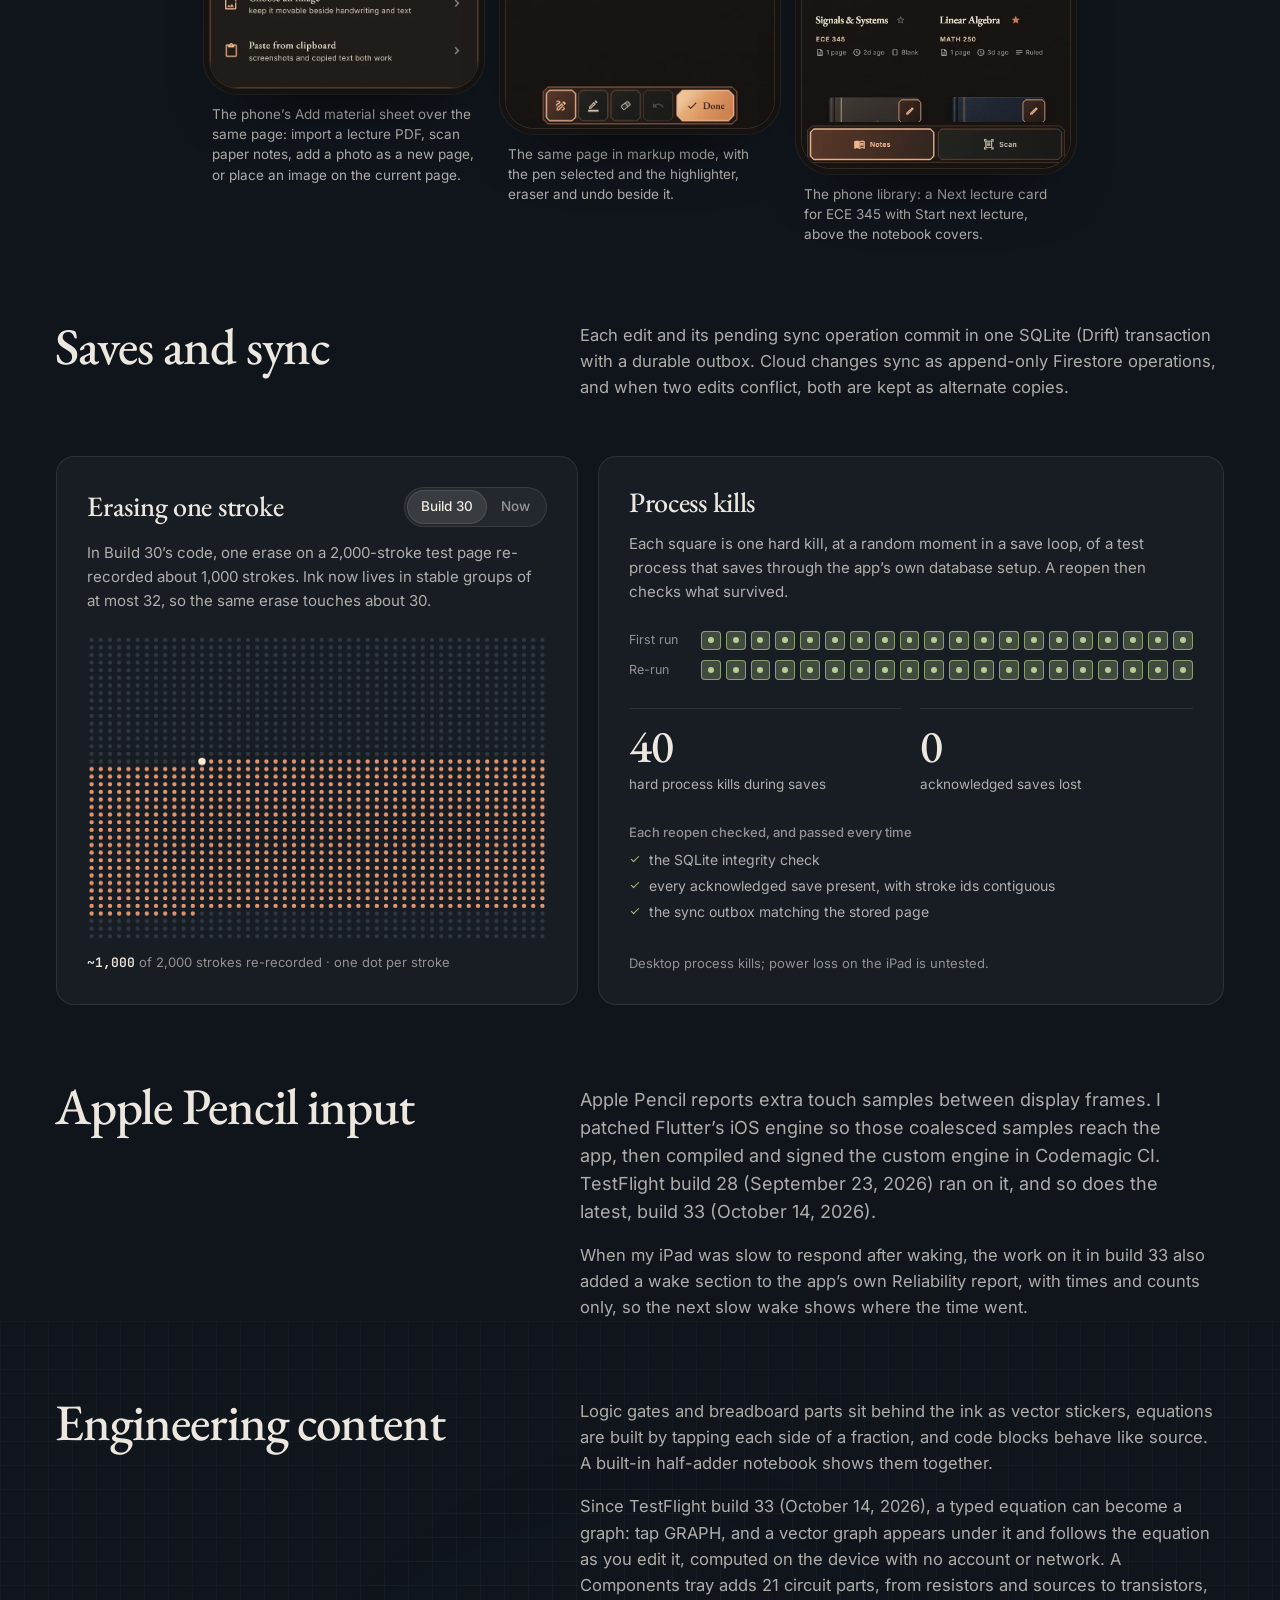
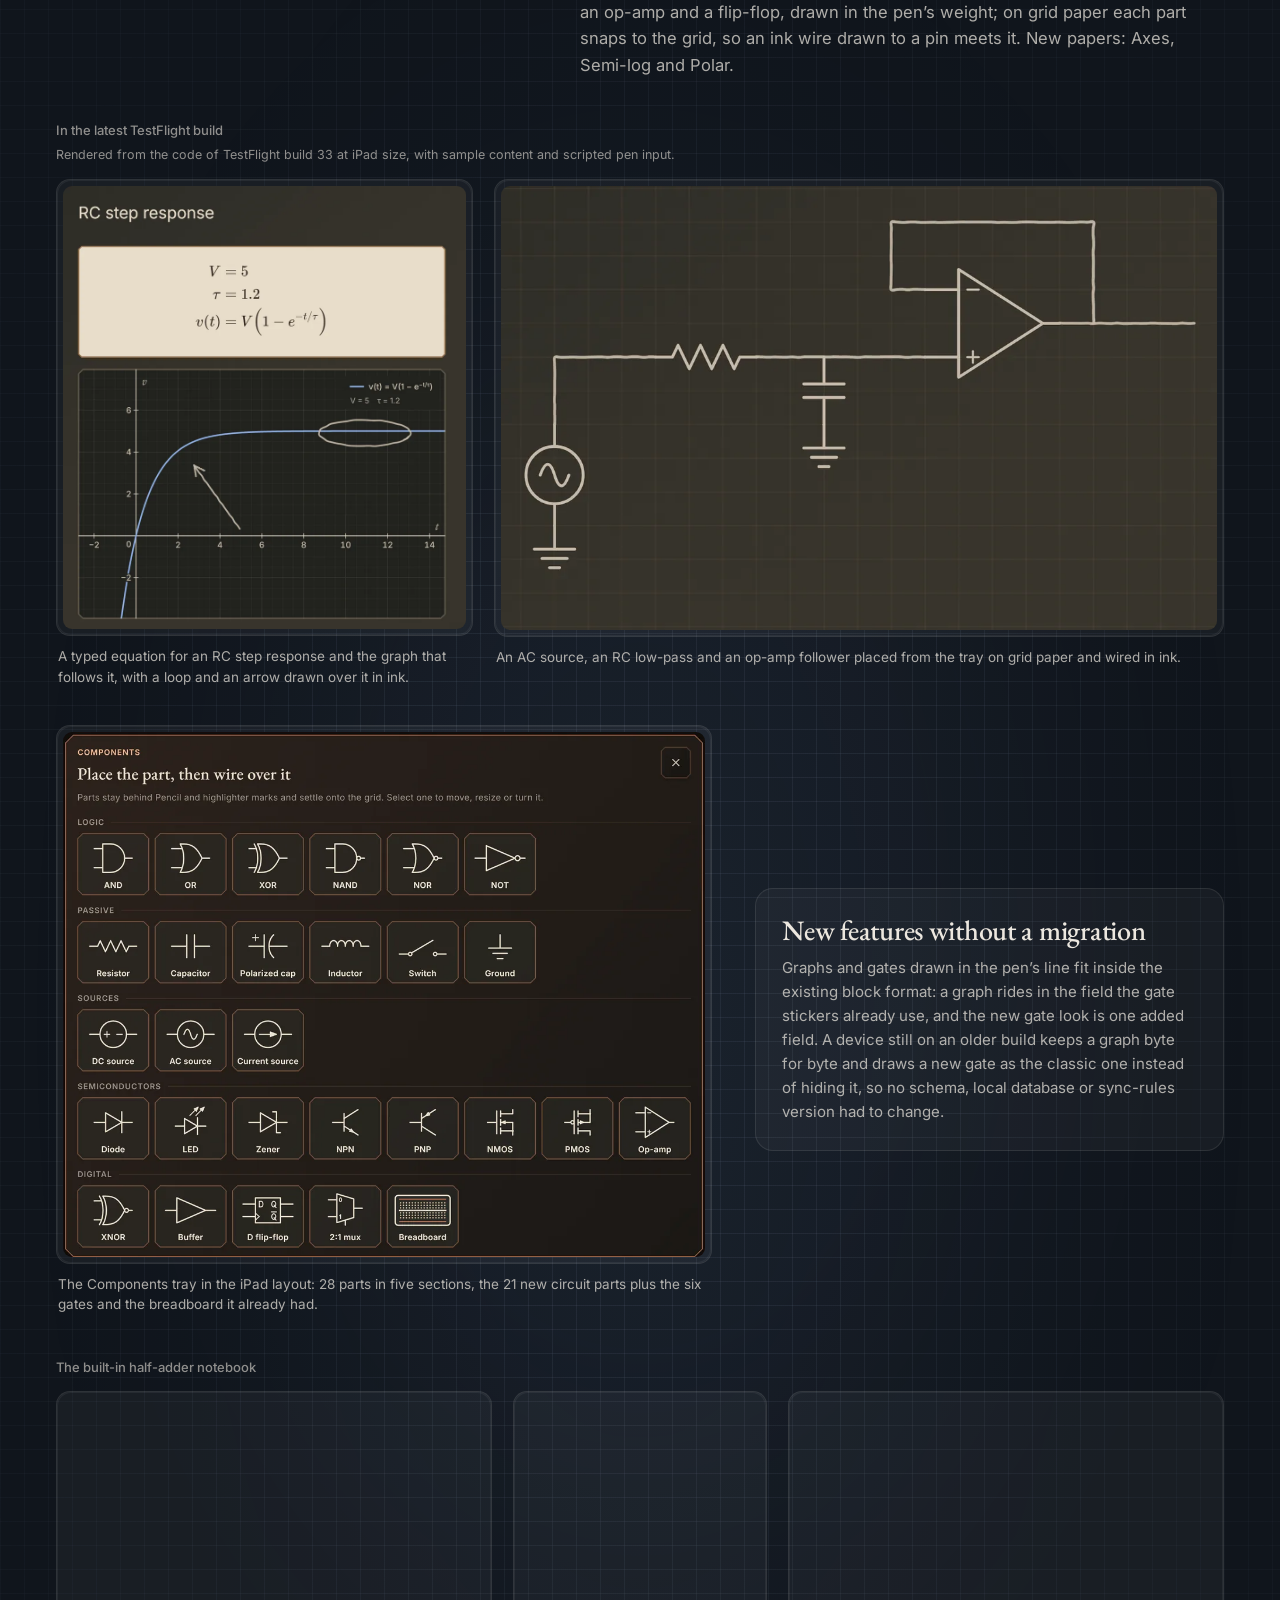
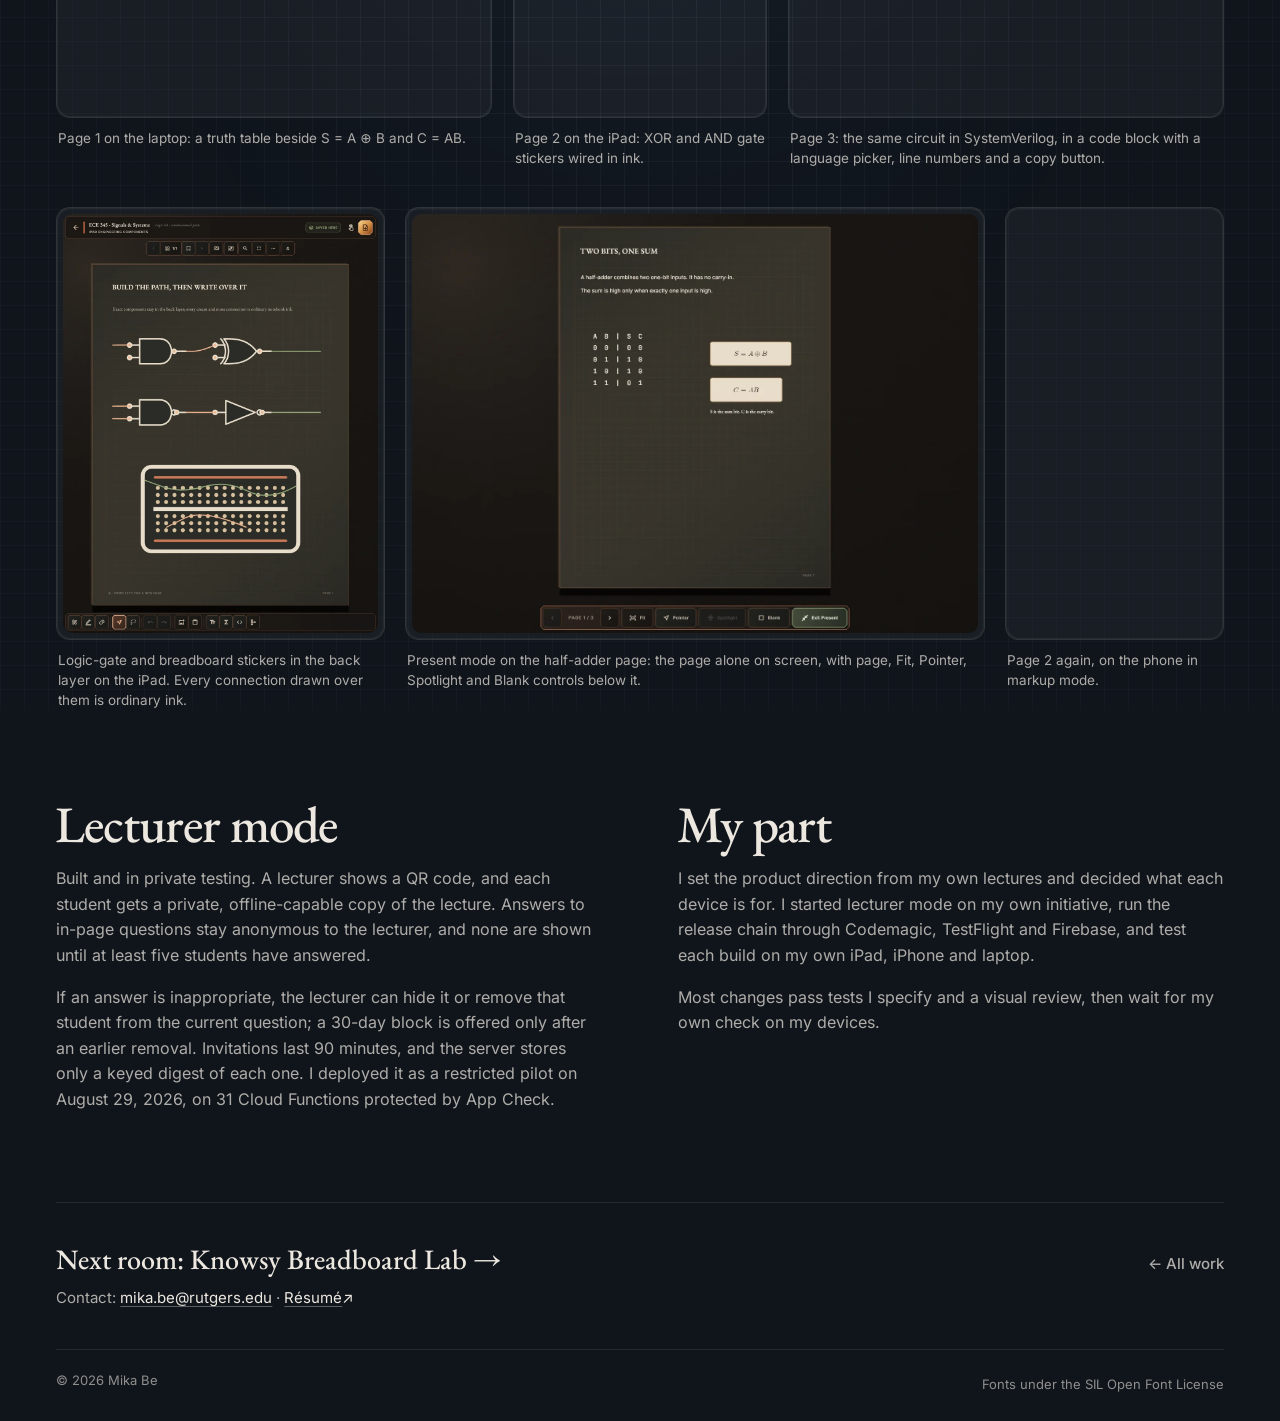
<file: projects/room-notes.html>
<!doctype html>
<html lang="en">
<head>
  <meta charset="utf-8" />
  <meta name="viewport" content="width=device-width, initial-scale=1, viewport-fit=cover" />
  <title>Room Notes | Mika Be</title>
  <meta name="description" content="Room Notes, Mika Be’s cross-device notebook for engineering classes: one fixed-layout page on iPad, iPhone and laptop, a pen freeze traced and removed, and local saves tested against hard process kills." />
  <meta name="author" content="Mika Be" />
  <link rel="canonical" href="https://mikabe1805.github.io/projects/room-notes.html" />
  <meta name="theme-color" content="#10151c" />
  <meta property="og:type" content="article" />
  <meta property="og:site_name" content="Mika Be" />
  <meta property="og:locale" content="en_US" />
  <meta property="og:title" content="Room Notes | Mika Be" />
  <meta property="og:description" content="A cross-device notebook for engineering classes, in private TestFlight beta. One fixed-layout page on iPad, iPhone and laptop." />
  <meta property="og:url" content="https://mikabe1805.github.io/projects/room-notes.html" />
  <meta property="og:image" content="https://mikabe1805.github.io/assets/social/room-notes.jpg" />
  <meta property="og:image:type" content="image/jpeg" />
  <meta property="og:image:width" content="1200" />
  <meta property="og:image:height" content="630" />
  <meta property="og:image:alt" content="Room Notes: the same page, Convolution and impulse response, rendered by the app on a laptop, an iPad and a phone, over slate grid paper." />
  <meta name="twitter:card" content="summary_large_image" />
  <meta name="twitter:title" content="Room Notes | Mika Be" />
  <meta name="twitter:description" content="A cross-device notebook for engineering classes, in private TestFlight beta. One fixed-layout page on iPad, iPhone and laptop." />
  <meta name="twitter:image" content="https://mikabe1805.github.io/assets/social/room-notes.jpg" />
  <meta name="twitter:image:alt" content="Room Notes: the same page, Convolution and impulse response, rendered by the app on a laptop, an iPad and a phone, over slate grid paper." />
  <link rel="icon" href="../favicon.ico" sizes="32x32" />
  <link rel="icon" href="../assets/favicon.svg" type="image/svg+xml" />
  <link rel="apple-touch-icon" href="../apple-touch-icon.png" />
  <!-- font preloads over http only: from file:// a crossorigin preload is blocked (origin null) and the faces would not load -->
  <script>if (location.protocol !== "file:") ["EBGaramond-Variable", "Inter-Regular"].forEach(function (f) { var l = document.createElement("link"); l.rel = "preload"; l.as = "font"; l.type = "font/woff2"; l.crossOrigin = ""; l.href = "../assets/fonts/" + f + ".woff2"; document.head.appendChild(l); });</script>
  <link rel="stylesheet" href="../assets/css/site.css" />
  <link rel="stylesheet" href="../assets/css/case-room-notes.css" />
  <noscript><link rel="stylesheet" href="../assets/css/noscript.css" /></noscript>
  <script src="../assets/js/data.js" defer></script>
  <script src="../assets/js/core.js" defer></script>
  <script src="../assets/js/hand-ref.js" defer></script>
  <script src="../assets/js/notes.js" defer></script>
  <script src="../assets/js/case-room-notes.js" defer></script>
</head>
<body data-world="notes" data-room="Room Notes" data-base="../">
  <a class="skip" href="#main">Skip to content</a>
  <div class="world-light" aria-hidden="true">
    <i data-light="hall"></i><i data-light="rod"></i><i data-light="kuiper"></i><i data-light="notes"></i><i data-light="knowsy"></i><i data-light="shell"></i>
  </div>
  <header class="nav-wrap">
    <nav class="nav glass" data-fixed aria-label="Main">
      <a class="nav-name" href="../index.html">Mika Be</a>
      <span class="nav-room empty"><i aria-hidden="true"></i><span></span></span>
      <span class="nav-links">
        <a href="../index.html#work">Work</a>
        <a href="../index.html#about">About</a>
        <a href="../Mika-Be_Resume.pdf" target="_blank" rel="noopener">Résumé<span class="arr" aria-hidden="true">↗</span></a>
      </span>
    </nav>
  </header>

  <main id="main">
    <!-- ================================================================ ARRIVAL: the pad under the lamp -->
    <section class="room tex-grid arrival rn-arrival" data-lamp aria-labelledby="page-title">
      <div class="wrap rn-arrive">
        <div class="rn-arrive-copy">
          <p class="kicker">Cross-device notebook · private TestFlight beta</p>
          <h1 id="page-title">Room Notes</h1>
          <p class="lead">A notebook for engineering classes where each device does a different job over the same fixed-layout pages. I started it in August 2026 and had a TestFlight build eight days after writing the spec. I take my own lecture notes in it.</p>
          <div class="links">
            <a class="pill pill--light" href="#pen-freeze" data-arrive-focus>How the pen freeze was traced <span class="arr rn-arr-down" aria-hidden="true">↓</span></a>
          </div>
          <dl class="arrival-facts">
            <div><dt>Status</dt><dd>Private TestFlight beta</dd></div>
            <div><dt>Devices</dt><dd>iPad, iPhone and laptop</dd></div>
            <div><dt>Built with</dt><dd>Flutter, Objective-C++ (engine patch), Drift (SQLite), Firestore, Cloud Functions, Codemagic CI</dd></div>
            <div><dt>Started</dt><dd>August 2026</dd></div>
          </dl>
        </div>
        <div class="rn-arrive-bench">
          <span class="lamp rn-bench-lamp" aria-hidden="true"></span>
          <article class="matte rn-bench" data-bench data-mode="b30" aria-labelledby="bench-title">
            <h2 class="sr-only" id="bench-title">Pen freeze replay</h2>
            <div class="rn-bench-pad">
              <div class="pen-surface" data-bench-surface>
                <canvas role="img" aria-label="Writing pad. Draw with a mouse, finger or pen, or use Replay the measured case."></canvas>
                <p class="pen-instr">Write a line, lift the pen for about two seconds, then write again.</p>
                <span class="pen-held-flag" aria-hidden="true"><i></i>Pen held</span>
                <span class="rn-cue" aria-hidden="true"><i></i>About two seconds: write again</span>
                <span class="rn-ref-tag" aria-hidden="true">The measured timing, replayed. Write to try it.</span>
              </div>
            </div>
            <div class="rn-bench-side">
              <div class="rn-bench-mode">
                <p class="rn-label" id="pad-follows">The pad follows</p>
                <div class="seg" role="group" aria-labelledby="pad-follows">
                  <button type="button" data-bench-mode="b30" aria-pressed="true">Build 30</button>
                  <button type="button" data-bench-mode="now" aria-pressed="false">Now</button>
                  <i class="seg-ink" aria-hidden="true"></i>
                </div>
              </div>
              <dl class="rn-read" aria-live="polite">
                <div><dt>Pause</dt><dd data-bench-pause>none yet</dd></div>
                <div><dt>Pen held</dt><dd data-bench-held>none yet</dd></div>
              </dl>
              <p class="pen-hint rn-hint" data-bench-hint hidden>The replay models only the two-second pause the benchmark reports.</p>
              <div class="rn-bench-actions">
                <button class="pill" type="button" data-bench-replay>Replay the measured case</button>
                <button class="text-btn" type="button" data-bench-clear>Clear</button>
              </div>
            </div>

            <div class="rn-trace" data-trace>
              <div class="rn-trace-head">
                <p class="rn-label" data-trace-title>The measured timing, replayed</p>
                <p class="rn-trace-scale" aria-hidden="true"><i data-trace-scale></i>one second</p>
              </div>
              <div class="rn-trace-body">
                <ul class="rn-lanes" aria-hidden="true">
                  <li><b>Pen</b></li>
                  <li><b>Build 30</b><span>ink</span></li>
                  <li><b></b><span>UI thread</span></li>
                  <li><b>Now</b><span>ink</span></li>
                </ul>
                <canvas class="rn-trace-canvas" data-trace-canvas role="img" aria-label="Trace of the measured case. After a pause of about two seconds, Build 30 holds the pen for 1,479 ms while the UI thread handles its own save echo. Now, the ink appears right away."></canvas>
                <svg class="rn-static-trace" viewBox="0 0 420 108" role="img" aria-label="Timeline. Build 30: after the pause, the UI thread is busy handling its own save echo, and the pen is held for 1,479 ms until the ink flushes. Now: the ink appears right away.">
                  <defs><pattern id="rn-hatch" width="6" height="6" patternUnits="userSpaceOnUse" patternTransform="rotate(45)"><rect width="6" height="6" fill="rgb(224 96 79 / .14)"/><line x1="0" y1="0" x2="0" y2="6" stroke="rgb(224 96 79 / .75)" stroke-width="2"/></pattern></defs>
                  <rect x="20" y="20" width="80" height="10" rx="3" fill="rgb(236 231 223 / .5)"/><rect x="240" y="20" width="80" height="10" rx="3" fill="rgb(236 231 223 / .5)"/>
                  <rect x="20" y="46" width="80" height="10" rx="3" fill="rgb(236 231 223 / .5)"/><rect x="240" y="45" width="110" height="12" rx="3" fill="url(#rn-hatch)" stroke="rgb(224 96 79 / .7)"/><rect x="352" y="46" width="60" height="10" rx="3" fill="rgb(236 231 223 / .5)"/>
                  <rect x="240" y="72" width="110" height="10" rx="3" fill="rgb(120 152 200 / .55)"/>
                  <rect x="20" y="96" width="80" height="10" rx="3" fill="rgb(236 231 223 / .5)"/><rect x="240" y="96" width="80" height="10" rx="3" fill="rgb(236 231 223 / .5)"/>
                </svg>
              </div>
            </div>
          </article>
        </div>
      </div>
    </section>

    <!-- ================================================================ THE PEN FREEZE: what the pad replays -->
    <section class="room tex-grid case-section rn-pen" id="pen-freeze" data-lamp aria-labelledby="pen-title">
      <div class="wrap rn-pen-head">
        <h2 class="case-h2" id="pen-title" tabindex="-1" data-room-heading>A pen freeze, traced and removed</h2>
        <div class="rn-pen-intro">
          <p class="body-2">In TestFlight Build 30’s code, pausing for about two seconds and then writing again froze the pen for about a second and a half. Profiling traced it to one long task on the UI thread: the app handling the sync echo of its own save, which re-encoded the whole library each time. The length of the pause only decided whether the next stroke landed inside that task.</p>
          <p class="body-2">The main fix changed how that echo is merged: the catalog now compares page records by their metadata alone. After the fix, the hold sits at the harness’s timer floor.</p>
        </div>
      </div>

      <div class="wrap">
        <figure class="rn-loop rn-loop--pen" data-reveal>
          <svg class="rn-loop-wide" viewBox="0 0 1050 290" role="img" aria-labelledby="loop-title loop-desc">
            <title id="loop-title">The save and sync loop</title>
            <desc id="loop-desc">On this device, a stroke or edit commits in one SQLite transaction: the page and its outbox row together. It is published to Firestore as append-only operation documents for the page, plus the account’s catalog document. The catalog comes back to the device that sent it, and the catalog merge runs on the UI thread for every page of the account. In Build 30 the merge encoded every stroke of every page to compare; now it compares page metadata only.</desc>
            <defs><marker id="rn-ah" viewBox="0 0 8 8" refX="7" refY="4" markerWidth="8" markerHeight="8" orient="auto-start-reverse"><path d="M0 0 L8 4 L0 8 z" fill="rgb(236 231 223 / .6)"/></marker></defs>
            <text class="rn-loop-lane" x="0" y="88">This device</text>
            <text class="rn-loop-lane" x="0" y="240">Firestore</text>
            <rect class="rn-loop-box" x="96" y="44" width="164" height="78" rx="12"/>
            <text class="rn-loop-t" x="112" y="88">A stroke or edit</text>
            <rect class="rn-loop-box" x="288" y="44" width="220" height="78" rx="12"/>
            <text class="rn-loop-t" x="304" y="72">One SQLite transaction</text>
            <text class="rn-loop-s" x="304" y="94">the page and its outbox row</text>
            <text class="rn-loop-s" x="304" y="111">commit together</text>
            <rect class="rn-loop-box rn-loop-box--cloud" x="392" y="196" width="280" height="78" rx="12"/>
            <text class="rn-loop-t" x="408" y="224">Append-only operations</text>
            <text class="rn-loop-s" x="408" y="246">for the page, plus the account’s</text>
            <text class="rn-loop-s" x="408" y="263">catalog document</text>
            <rect class="rn-loop-box" x="576" y="44" width="200" height="78" rx="12"/>
            <text class="rn-loop-t" x="592" y="72">The echo arrives</text>
            <text class="rn-loop-s" x="592" y="94">the catalog comes back to</text>
            <text class="rn-loop-s" x="592" y="111">the device that sent it</text>
            <rect class="rn-loop-box rn-loop-box--merge" x="800" y="44" width="240" height="78" rx="12"/>
            <text class="rn-loop-t" x="816" y="72">Catalog merge</text>
            <text class="rn-loop-s" x="816" y="94">on the UI thread, for every</text>
            <text class="rn-loop-s" x="816" y="111">page of the account</text>
            <path class="rn-loop-arrow" d="M260 83 H284" marker-end="url(#rn-ah)"/>
            <path class="rn-loop-arrow" d="M448 122 V192" marker-end="url(#rn-ah)"/>
            <text class="rn-loop-note" x="456" y="163">publish</text>
            <path class="rn-loop-arrow" d="M636 196 V126" marker-end="url(#rn-ah)"/>
            <text class="rn-loop-note" x="644" y="163">echo</text>
            <path class="rn-loop-arrow" d="M776 83 H796" marker-end="url(#rn-ah)"/>
            <path class="rn-loop-rule" d="M816 140 V266"/>
            <text class="rn-loop-k rn-loop-b30" x="830" y="160">Build 30</text>
            <text class="rn-loop-s" x="830" y="180">encoded every stroke of</text>
            <text class="rn-loop-s" x="830" y="197">every page to compare</text>
            <text class="rn-loop-k rn-loop-now" x="830" y="232">Now</text>
            <text class="rn-loop-s" x="830" y="252">compares page metadata only</text>
          </svg>
          <svg class="rn-loop-tall" viewBox="0 0 340 650" role="img" aria-labelledby="loop-title-2 loop-desc-2">
            <title id="loop-title-2">The save and sync loop</title>
            <desc id="loop-desc-2">On this device, a stroke or edit commits in one SQLite transaction: the page and its outbox row together. It is published to Firestore as append-only operation documents for the page, plus the account’s catalog document. The catalog comes back to the device that sent it, and the catalog merge runs on the UI thread for every page of the account. In Build 30 the merge encoded every stroke of every page to compare; now it compares page metadata only.</desc>
            <defs><marker id="rn-ah-2" viewBox="0 0 8 8" refX="7" refY="4" markerWidth="8" markerHeight="8" orient="auto-start-reverse"><path d="M0 0 L8 4 L0 8 z" fill="rgb(236 231 223 / .6)"/></marker></defs>
            <text class="rn-loop-lane" x="0" y="13">This device</text>
            <rect class="rn-loop-box" x="0.5" y="24" width="339" height="46" rx="12"/>
            <text class="rn-loop-t" x="16" y="53">A stroke or edit</text>
            <path class="rn-loop-arrow" d="M40 70 V92" marker-end="url(#rn-ah-2)"/>
            <rect class="rn-loop-box" x="0.5" y="96" width="339" height="70" rx="12"/>
            <text class="rn-loop-t" x="16" y="123">One SQLite transaction</text>
            <text class="rn-loop-s" x="16" y="145">the page and its outbox row commit together</text>
            <path class="rn-loop-arrow" d="M40 166 V202" marker-end="url(#rn-ah-2)"/>
            <text class="rn-loop-note" x="50" y="189">publish</text>
            <rect class="rn-loop-box rn-loop-box--cloud" x="24.5" y="206" width="315" height="96" rx="12"/>
            <text class="rn-loop-lane" x="40" y="228">Firestore</text>
            <text class="rn-loop-t" x="40" y="250">Append-only operations</text>
            <text class="rn-loop-s" x="40" y="272">for the page, plus the account’s</text>
            <text class="rn-loop-s" x="40" y="289">catalog document</text>
            <path class="rn-loop-arrow" d="M40 302 V338" marker-end="url(#rn-ah-2)"/>
            <text class="rn-loop-note" x="50" y="325">echo</text>
            <rect class="rn-loop-box" x="0.5" y="342" width="339" height="86" rx="12"/>
            <text class="rn-loop-t" x="16" y="369">The echo arrives</text>
            <text class="rn-loop-s" x="16" y="391">the catalog comes back to the device</text>
            <text class="rn-loop-s" x="16" y="408">that sent it</text>
            <path class="rn-loop-arrow" d="M40 428 V450" marker-end="url(#rn-ah-2)"/>
            <rect class="rn-loop-box rn-loop-box--merge" x="0.5" y="454" width="339" height="86" rx="12"/>
            <text class="rn-loop-t" x="16" y="481">Catalog merge</text>
            <text class="rn-loop-s" x="16" y="503">on the UI thread, for every page</text>
            <text class="rn-loop-s" x="16" y="520">of the account</text>
            <path class="rn-loop-rule" d="M16 556 V644"/>
            <text class="rn-loop-k rn-loop-b30" x="30" y="574">Build 30</text>
            <text class="rn-loop-s" x="30" y="594">encoded every stroke of every page</text>
            <text class="rn-loop-s" x="30" y="611">to compare</text>
            <text class="rn-loop-k rn-loop-now" x="30" y="637">Now</text>
            <text class="rn-loop-s" x="70" y="637">compares page metadata only</text>
          </svg>
          <figcaption>The loop each save runs. Build 30’s pen freeze was in the last step: a stroke that started while the merge ran had to wait for it.</figcaption>
        </figure>
      </div>

      <div class="wrap">
        <div class="rn-pen-foot" data-reveal>
          <dl class="rn-result" aria-label="Pen held after a pause of about two seconds">
            <div><dt>Build 30</dt><dd><span class="rn-big"><span class="num">1,479 ms</span></span> median, re-run <span class="num">1,462 ms</span></dd></div>
            <div><dt>Now</dt><dd><span class="rn-big"><small>about</small> <span class="num">1.5 ms</span></span> median (the timer’s floor), worst <span class="num">8.3 ms</span></dd></div>
          </dl>
          <p class="rn-method">Measured in a desktop test that runs the app’s real editor, SQLite repository and sync service against an in-memory Firestore that mimics iOS delivery. Not yet confirmed on the iPad. The pad is a browser replay of the measured timing. The code measured as Now is in TestFlight build&nbsp;33.</p>
        </div>
      </div>
    </section>

    <!-- ================================================================ ONE PAGE ON EVERY DEVICE -->
    <section class="case-section rn-devices" id="devices" aria-labelledby="devices-title">
      <div class="wrap rn-dev-head">
        <h2 class="case-h2" id="devices-title">One page on every device</h2>
        <p class="body-2 measure">Pages use a fixed 900&nbsp;×&nbsp;1200 coordinate system, so nothing reflows between devices. The iPad is for Apple Pencil writing, the phone for board photos, scans and markup, and the laptop for typed notes, equations and code.</p>
      </div>

      <figure class="wrap devices rn-hero-devices" data-devices data-default="ipad" data-default-narrow="phone" data-reg>
        <span class="lamp devices-lamp" aria-hidden="true"></span>
        <div class="device-stage" id="device-stage" role="tabpanel" aria-labelledby="dev-ipad" data-device-stage data-active="ipad">
          <button class="device device--laptop" type="button" data-device="laptop" data-zoom="../assets/world/rn-laptop.webp" data-caption="Laptop. The top of the same page: typed text, a rendered convolution integral and a Python block.">
            <img src="../assets/world/rn-laptop.webp" alt="Room Notes on a laptop: the top of the page Convolution and impulse response, with typed text, a rendered convolution integral, a pen stroke and a Python code block." width="1600" height="1061" loading="lazy" decoding="async" />
          </button>
          <button class="device device--ipad" type="button" data-device="ipad" data-zoom="../assets/world/rn-ipad.webp" data-caption="iPad. The same page, with a scripted stroke in each pen and pencil style written below the code block.">
            <img src="../assets/world/rn-ipad.webp" alt="Room Notes on an iPad: the same Convolution and impulse response page, with the typed text, the integral and the Python block above rows of strokes labeled ballpoint, fountain, brush, readable, responsive and steady." width="1200" height="1502" loading="lazy" decoding="async" />
          </button>
          <button class="device device--phone" type="button" data-device="phone" data-zoom="../assets/world/rn-phone-photo.webp" data-caption="Phone. The board-photo sheet open over the same page. A photo of the board, a slide or a handout becomes its own page after this one.">
            <img class="ph-page" src="../assets/world/rn-phone-page.webp" alt="Room Notes on a phone: the same page fit to the phone’s width, above the writing tools." width="900" height="1448" loading="lazy" decoding="async" />
            <img class="ph-solo" src="../assets/world/rn-phone-photo.webp" alt="" data-alt="Room Notes on a phone: the Board photo sheet open over the same page, offering Take a board photo or Choose from Photos, as a new page after Page 1." aria-hidden="true" width="900" height="1448" loading="lazy" decoding="async" />
          </button>
        </div>
        <div class="seg device-tabs" role="tablist" aria-label="Show the page on">
          <button type="button" role="tab" id="dev-laptop" data-device-tab="laptop" aria-selected="false" aria-controls="device-stage" tabindex="-1">Laptop</button>
          <button type="button" role="tab" id="dev-ipad" data-device-tab="ipad" aria-selected="true" aria-controls="device-stage">iPad</button>
          <button type="button" role="tab" id="dev-phone" data-device-tab="phone" aria-selected="false" aria-controls="device-stage" tabindex="-1">Phone</button>
          <i class="seg-ink" aria-hidden="true"></i>
        </div>
        <figcaption class="device-caption" aria-live="polite">
          <span data-device-cap="laptop" hidden><strong>Laptop.</strong> The top of the same page: typed text, a rendered convolution integral and a Python block.</span>
          <span data-device-cap="ipad"><strong>iPad.</strong> The same page, with a scripted stroke in each pen and pencil style written below the code block.</span>
          <span data-device-cap="phone" hidden><strong>Phone.</strong> The board-photo sheet open over the same page. A photo of the board, a slide or a handout becomes its own page after this one.</span>
          <small>Rendered from the code of TestFlight build 33 (October 14, 2026), with sample content and scripted pen input.</small>
        </figcaption>
        <p class="rn-reg-hint" data-reg-hint hidden><span>Point at the page on one device to mark the same spot on the other two.</span> <span class="num rn-reg-read" data-reg-read aria-hidden="true"></span></p>
      </figure>

      <div class="wrap rn-phones-row">
        <div class="rn-phones">
          <figure class="rn-phone" data-reveal>
            <button class="phone-frame" type="button" data-zoom="../assets/room-notes/rn-capture-sheet.webp">
              <img src="../assets/room-notes/rn-capture-sheet.webp" alt="Room Notes on a phone: the Add material sheet over the Convolution and impulse response page, with Import lecture PDF, Scan paper notes, Add photo as a new page, Import pages, Choose an image and Paste from clipboard." width="645" height="1398" loading="lazy" decoding="async" />
            </button>
            <figcaption>The phone’s Add material sheet over the same page: import a lecture PDF, scan paper notes, add a photo as a new page, or place an image on the current page.</figcaption>
          </figure>
          <figure class="rn-phone" data-reveal>
            <button class="phone-frame" type="button" data-zoom="../assets/room-notes/rn-phone-markup.webp">
              <img src="../assets/room-notes/rn-phone-markup.webp" alt="Room Notes on a phone in markup mode: the Convolution and impulse response page with a toolbar of pen, highlighter, eraser, undo and Done." width="645" height="1398" loading="lazy" decoding="async" />
            </button>
            <figcaption>The same page in markup mode, with the pen selected and the highlighter, eraser and undo beside it.</figcaption>
          </figure>
          <figure class="rn-phone" data-reveal>
            <button class="phone-frame" type="button" data-zoom="../assets/room-notes/rn-library.webp">
              <img src="../assets/room-notes/rn-library.webp" alt="The Room Notes library on a phone: a Next lecture card for ECE 345 with a Start next lecture button, above notebook covers for Signals and Systems and Linear Algebra." width="430" height="932" loading="lazy" decoding="async" />
            </button>
            <figcaption>The phone library: a Next lecture card for ECE 345 with Start next lecture, above the notebook covers.</figcaption>
          </figure>
        </div>
      </div>
    </section>


    <!-- ================================================================ SAVES AND SYNC -->
    <section class="case-section rn-saves" id="architecture" aria-labelledby="saves-title">
      <div class="wrap">
        <div class="rn-saves-head">
          <h2 class="case-h2" id="saves-title">Saves and sync</h2>
          <p class="body-2 measure">Each edit and its pending sync operation commit in one SQLite (Drift) transaction with a durable outbox. Cloud changes sync as append-only Firestore operations, and when two edits conflict, both are kept as alternate copies.</p>
        </div>
        <div class="rn-saves-cards">
          <article class="erase-card matte" data-erase-grid aria-labelledby="erase-title" data-reveal>
            <div class="erase-head">
              <h3 id="erase-title">Erasing one stroke</h3>
              <div class="seg" role="group" aria-label="Code version">
                <button type="button" data-erase-mode="b30" aria-pressed="true">Build 30</button>
                <button type="button" data-erase-mode="now" aria-pressed="false">Now</button>
                <i class="seg-ink" aria-hidden="true"></i>
              </div>
            </div>
            <p class="body-2">In Build 30’s code, one erase on a 2,000-stroke test page re-recorded about 1,000 strokes. Ink now lives in stable groups of at most 32, so the same erase touches about 30.</p>
            <canvas class="erase-canvas" role="img" aria-label="2,000 dots, one per stroke. Lit dots are the strokes one erase re-records."></canvas>
            <p class="erase-count"><span data-erase-count aria-live="polite"><b class="num">~1,000</b> of 2,000 strokes re-recorded</span> · one dot per stroke</p>
          </article>

          <article class="matte rn-kills" data-kills aria-labelledby="kills-title" data-reveal>
            <h3 id="kills-title">Process kills</h3>
            <p class="body-2">Each square is one hard kill, at a random moment in a save loop, of a test process that saves through the app’s own database setup. A reopen then checks what survived.</p>
            <div class="rn-kill-grid" role="img" aria-label="40 squares, all marked as passed: 20 kills in the first run and 20 in an independent re-run.">
              <p class="rn-kill-row"><span class="rn-kill-label">First run</span><span class="rn-kill-cells" data-kill-row="20"></span></p>
              <p class="rn-kill-row"><span class="rn-kill-label">Re-run</span><span class="rn-kill-cells" data-kill-row="20"></span></p>
            </div>
            <dl class="rn-kill-stats">
              <div><dt>40</dt><dd>hard process kills during saves</dd></div>
              <div><dt>0</dt><dd>acknowledged saves lost</dd></div>
            </dl>
            <p class="rn-label rn-check-label">Each reopen checked, and passed every time</p>
            <ul class="rn-checks">
              <li>the SQLite integrity check</li>
              <li>every acknowledged save present, with stroke ids contiguous</li>
              <li>the sync outbox matching the stored page</li>
            </ul>
            <p class="rn-kill-foot">Desktop process kills; power loss on the iPad is untested.</p>
          </article>
        </div>
      </div>
    </section>

    <!-- ================================================================ APPLE PENCIL INPUT -->
    <section class="case-section rn-pencil" aria-labelledby="pencil-title">
      <div class="wrap rn-text-split">
        <h2 class="case-h2" id="pencil-title">Apple Pencil input</h2>
        <div class="rn-pencil-copy">
          <p class="lead">Apple Pencil reports extra touch samples between display frames. I patched Flutter’s iOS engine so those coalesced samples reach the app, then compiled and signed the custom engine in Codemagic CI. TestFlight build 28 (September 23, 2026) ran on it, and so does the latest, build 33 (October 14, 2026).</p>
          <p class="body-2 rn-wake">When my iPad was slow to respond after waking, the work on it in build 33 also added a wake section to the app’s own Reliability report, with times and counts only, so the next slow wake shows where the time went.</p>
        </div>
      </div>
    </section>

    <!-- ================================================================ ENGINEERING CONTENT -->
    <section class="room tex-grid case-section rn-eng" data-lamp aria-labelledby="eng-title">
      <div class="wrap">
        <div class="rn-eng-head">
          <h2 class="case-h2" id="eng-title">Engineering content</h2>
          <div class="rn-eng-copy">
            <p class="body-2 measure">Logic gates and breadboard parts sit behind the ink as vector stickers, equations are built by tapping each side of a fraction, and code blocks behave like source. A built-in half-adder notebook shows them together.</p>
            <p class="body-2 measure">Since TestFlight build 33 (October 14, 2026), a typed equation can become a graph: tap GRAPH, and a vector graph appears under it and follows the equation as you edit it, computed on the device with no account or network. A Components tray adds 21 circuit parts, from resistors and sources to transistors, an op-amp and a flip-flop, drawn in the pen’s weight; on grid paper each part snaps to the grid, so an ink wire drawn to a pin meets it. New papers: Axes, Semi-log and Polar.</p>
          </div>
        </div>
        <p class="rn-label rn-row-label">In the latest TestFlight build</p>
        <p class="rn-row-note">Rendered from the code of TestFlight build 33 at iPad size, with sample content and scripted pen input.</p>
        <div class="rn-justify">
          <figure class="rn-shot" style="--ar: 0.9091" data-reveal>
            <button class="shot" type="button" data-zoom="../assets/room-notes/rn-graph-rc.webp">
              <img src="../assets/room-notes/rn-graph-rc.webp" alt="Room Notes on an iPad: a page titled RC step response with the typed equations V = 5, tau = 1.2 and v(t) = V(1 − e^(−t/tau)), and under them a graph of the curve rising to 5, with an ink loop around the plateau and an ink arrow pointing at the knee." width="900" height="990" loading="lazy" decoding="async" />
              <span class="zoom-hint" aria-hidden="true">View full size</span>
            </button>
            <figcaption>A typed equation for an RC step response and the graph that follows it, with a loop and an arrow drawn over it in ink.</figcaption>
          </figure>
          <figure class="rn-shot" style="--ar: 1.6154" data-reveal>
            <button class="shot" type="button" data-zoom="../assets/room-notes/rn-circuit-rc-opamp.webp">
              <img src="../assets/room-notes/rn-circuit-rc-opamp.webp" alt="Room Notes on an iPad, on grid paper: an AC source and ground, a resistor, a capacitor to ground and an op-amp wired as a follower. Every wire is pen ink." width="1050" height="651" loading="lazy" decoding="async" />
              <span class="zoom-hint" aria-hidden="true">View full size</span>
            </button>
            <figcaption>An AC source, an RC low-pass and an op-amp follower placed from the tray on grid paper and wired in ink.</figcaption>
          </figure>
        </div>
        <div class="rn-b33-pair">
          <figure class="rn-shot rn-tray" style="--ar: 1.2222" data-reveal>
            <div class="rn-tray-scroll" data-swipe-label="The Components tray. Scroll sideways for the rest of it." data-swipe-role="region">
              <button class="shot" type="button" data-zoom="../assets/room-notes/rn-components-tray.webp">
                <img src="../assets/room-notes/rn-components-tray.webp" alt="The Room Notes Components tray, titled Place the part, then wire over it, with the sections Logic, Passive, Sources, Semiconductors and Digital: gates, a resistor, capacitors, an inductor, a switch, ground, three sources, diodes, transistors, an op-amp, XNOR, a buffer, a D flip-flop, a 2:1 mux and a breadboard." width="1100" height="900" loading="lazy" decoding="async" />
                <span class="zoom-hint" aria-hidden="true">View full size</span>
              </button>
            </div>
            <figcaption>The Components tray in the iPad layout: 28 parts in five sections, the 21 new circuit parts plus the six gates and the breadboard it already had.</figcaption>
          </figure>
          <article class="matte rn-migrate" aria-labelledby="migrate-title" data-reveal>
            <h3 id="migrate-title">New features without a migration</h3>
            <p class="body-2">Graphs and gates drawn in the pen’s line fit inside the existing block format: a graph rides in the field the gate stickers already use, and the new gate look is one added field. A device still on an older build keeps a graph byte for byte and draws a new gate as the classic one instead of hiding it, so no schema, local database or sync-rules version had to change.</p>
          </article>
        </div>
        <p class="rn-label rn-row-label">The built-in half-adder notebook</p>
        <div class="rn-justify">
          <figure class="rn-shot" style="--ar: 1.3496" data-reveal>
            <button class="shot" type="button" data-zoom="../assets/room-notes/rn-halfadder-intro.webp">
              <img src="../assets/room-notes/rn-halfadder-intro.webp" alt="Room Notes on a laptop: the half-adder notebook, page 1 of 3, titled Two bits, one sum, with a truth table for A, B, S and C beside the equations S = A xor B and C = AB." width="1440" height="1067" loading="lazy" decoding="async" />
              <span class="zoom-hint" aria-hidden="true">View full size</span>
            </button>
            <figcaption>Page 1 on the laptop: a truth table beside S&nbsp;=&nbsp;A&nbsp;⊕&nbsp;B and C&nbsp;=&nbsp;AB.</figcaption>
          </figure>
          <figure class="rn-shot" style="--ar: 0.7682" data-reveal>
            <button class="shot" type="button" data-zoom="../assets/room-notes/rn-halfadder-wiring.webp">
              <img src="../assets/room-notes/rn-halfadder-wiring.webp" alt="Room Notes on an iPad: page 2 of the half-adder notebook, Wire the half-adder, with XOR and AND gate stickers connected to inputs A and B and outputs S and C by drawn wires." width="1024" height="1333" loading="lazy" decoding="async" />
              <span class="zoom-hint" aria-hidden="true">View full size</span>
            </button>
            <figcaption>Page 2 on the iPad: XOR and AND gate stickers wired in ink.</figcaption>
          </figure>
          <figure class="rn-shot" style="--ar: 1.3496" data-reveal>
            <button class="shot" type="button" data-zoom="../assets/room-notes/rn-halfadder-source.webp">
              <img src="../assets/room-notes/rn-halfadder-source.webp" alt="Room Notes on a laptop: page 3 of the half-adder notebook, From diagram to source, with a SystemVerilog half_adder module in a code block, followed by an exercise list." width="1440" height="1067" loading="lazy" decoding="async" />
              <span class="zoom-hint" aria-hidden="true">View full size</span>
            </button>
            <figcaption>Page 3: the same circuit in SystemVerilog, in a code block with a language picker, line numbers and a copy button.</figcaption>
          </figure>
        </div>
        <div class="rn-justify rn-justify--pair">
          <figure class="rn-shot" style="--ar: 0.7496" data-reveal>
            <button class="shot" type="button" data-zoom="../assets/room-notes/rn-logic-wiring.webp">
              <img src="../assets/room-notes/rn-logic-wiring.webp" alt="Room Notes on an iPad: a page titled Build the path, then write over it, with AND, XOR, NAND and inverter gate stickers and a breadboard sticker, connected by drawn wires." width="1024" height="1366" loading="lazy" decoding="async" />
              <span class="zoom-hint" aria-hidden="true">View full size</span>
            </button>
            <figcaption>Logic-gate and breadboard stickers in the back layer on the iPad. Every connection drawn over them is ordinary ink.</figcaption>
          </figure>
          <figure class="rn-shot" style="--ar: 1.3496" data-reveal>
            <button class="shot" type="button" data-zoom="../assets/room-notes/rn-halfadder-present.webp">
              <img src="../assets/room-notes/rn-halfadder-present.webp" alt="Room Notes in Present mode: page 1 of the half-adder notebook alone on screen, with Page 1 of 3, Fit, Pointer, Spotlight, Blank and Exit Present controls along the bottom." width="1440" height="1067" loading="lazy" decoding="async" />
              <span class="zoom-hint" aria-hidden="true">View full size</span>
            </button>
            <figcaption>Present mode on the half-adder page: the page alone on screen, with page, Fit, Pointer, Spotlight and Blank controls below it.</figcaption>
          </figure>
          <figure class="rn-shot" style="--ar: 0.4875" data-reveal>
            <button class="shot" type="button" data-zoom="../assets/room-notes/rn-halfadder-phone.webp">
              <img src="../assets/room-notes/rn-halfadder-phone.webp" alt="Room Notes on a phone in markup mode: page 2 of the half-adder notebook, Wire the half-adder, above a toolbar of pen, highlighter, eraser, undo and Done." width="430" height="882" loading="lazy" decoding="async" />
              <span class="zoom-hint" aria-hidden="true">View full size</span>
            </button>
            <figcaption>Page 2 again, on the phone in markup mode.</figcaption>
          </figure>
        </div>
      </div>
    </section>

    <!-- ================================================================ LECTURER MODE + MY PART -->
    <section class="case-section rn-close" aria-label="Lecturer mode and my part">
      <div class="wrap rn-close-grid">
        <div class="rn-close-col">
          <h2 class="case-h2" id="lecturer-title">Lecturer mode</h2>
          <p class="body-2">Built and in private testing. A lecturer shows a QR code, and each student gets a private, offline-capable copy of the lecture. Answers to in-page questions stay anonymous to the lecturer, and none are shown until at least five students have answered.</p>
          <p class="body-2">If an answer is inappropriate, the lecturer can hide it or remove that student from the current question; a 30-day block is offered only after an earlier removal. Invitations last 90 minutes, and the server stores only a keyed digest of each one. I deployed it as a restricted pilot on August 29, 2026, on 31 Cloud Functions protected by App Check.</p>
        </div>
        <div class="rn-close-col my-part">
          <h2 class="case-h2" id="mine">My part</h2>
          <p class="body-2">I set the product direction from my own lectures and decided what each device is for. I started lecturer mode on my own initiative, run the release chain through Codemagic, TestFlight and Firebase, and test each build on my own iPad, iPhone and laptop.</p>
          <p class="body-2">Most changes pass tests I specify and a visual review, then wait for my own check on my devices.</p>
        </div>
      </div>
    </section>

    <nav class="wrap case-foot" aria-label="More work">
      <div class="case-next">
        <a href="knowsy.html">Next room: Knowsy Breadboard Lab <span class="arr arr--fwd" aria-hidden="true">→</span></a>
        <p class="case-contact">Contact: <a href="mailto:mika.be@rutgers.edu">mika.be@rutgers.edu</a> · <a href="../Mika-Be_Resume.pdf" target="_blank" rel="noopener">Résumé<span class="arr" aria-hidden="true">↗</span></a></p>
      </div>
      <a class="back" href="../index.html#work"><span aria-hidden="true">←</span> All work</a>
    </nav>
  </main>

  <footer class="wrap site-foot">
    <span>© 2026 Mika Be</span>
    <a href="../assets/licenses/OFL-EBGaramond.txt">Fonts under the SIL Open Font License</a>
  </footer>

  <dialog class="zoom" id="zoom" aria-label="Full-size image">
    <img alt="" />
    <div class="zoom-bar"><p class="zoom-cap"></p><form method="dialog"><button class="zoom-close">Close</button></form></div>
  </dialog>
</body>
</html>
</file>
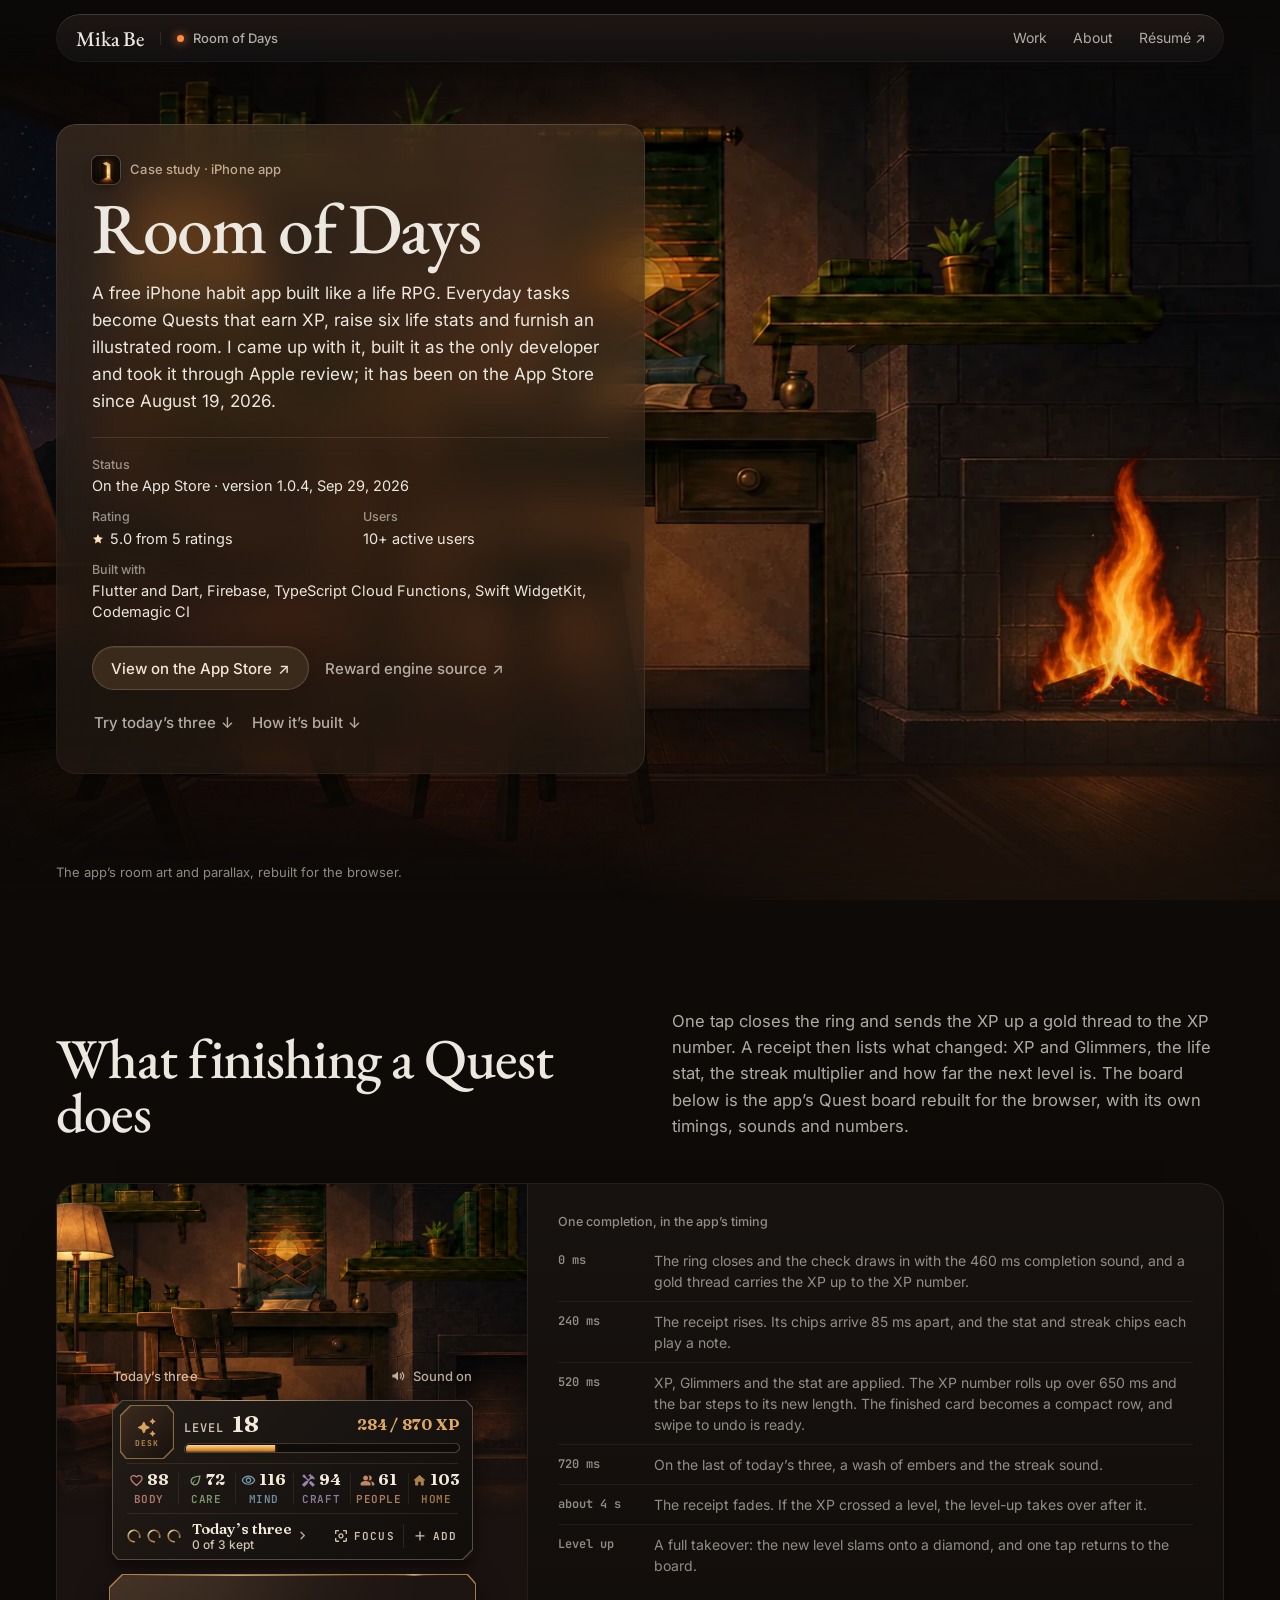
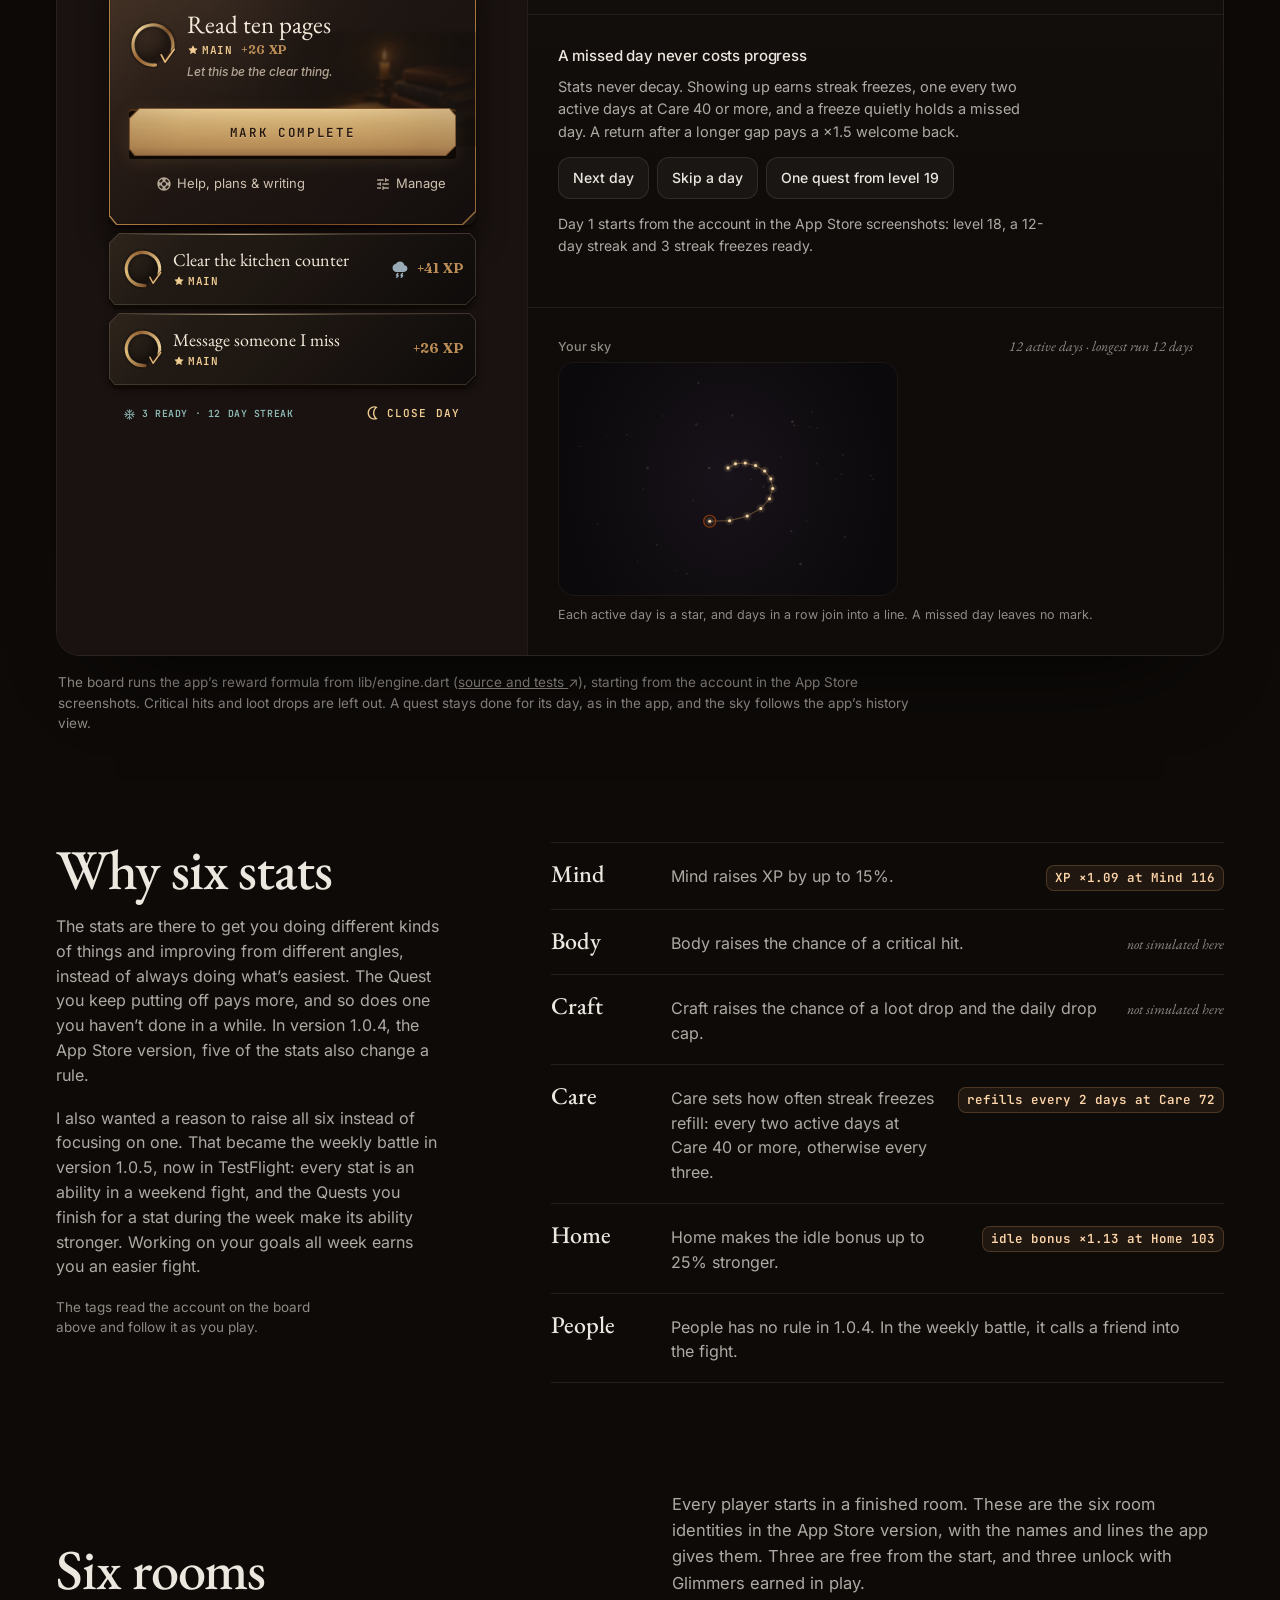
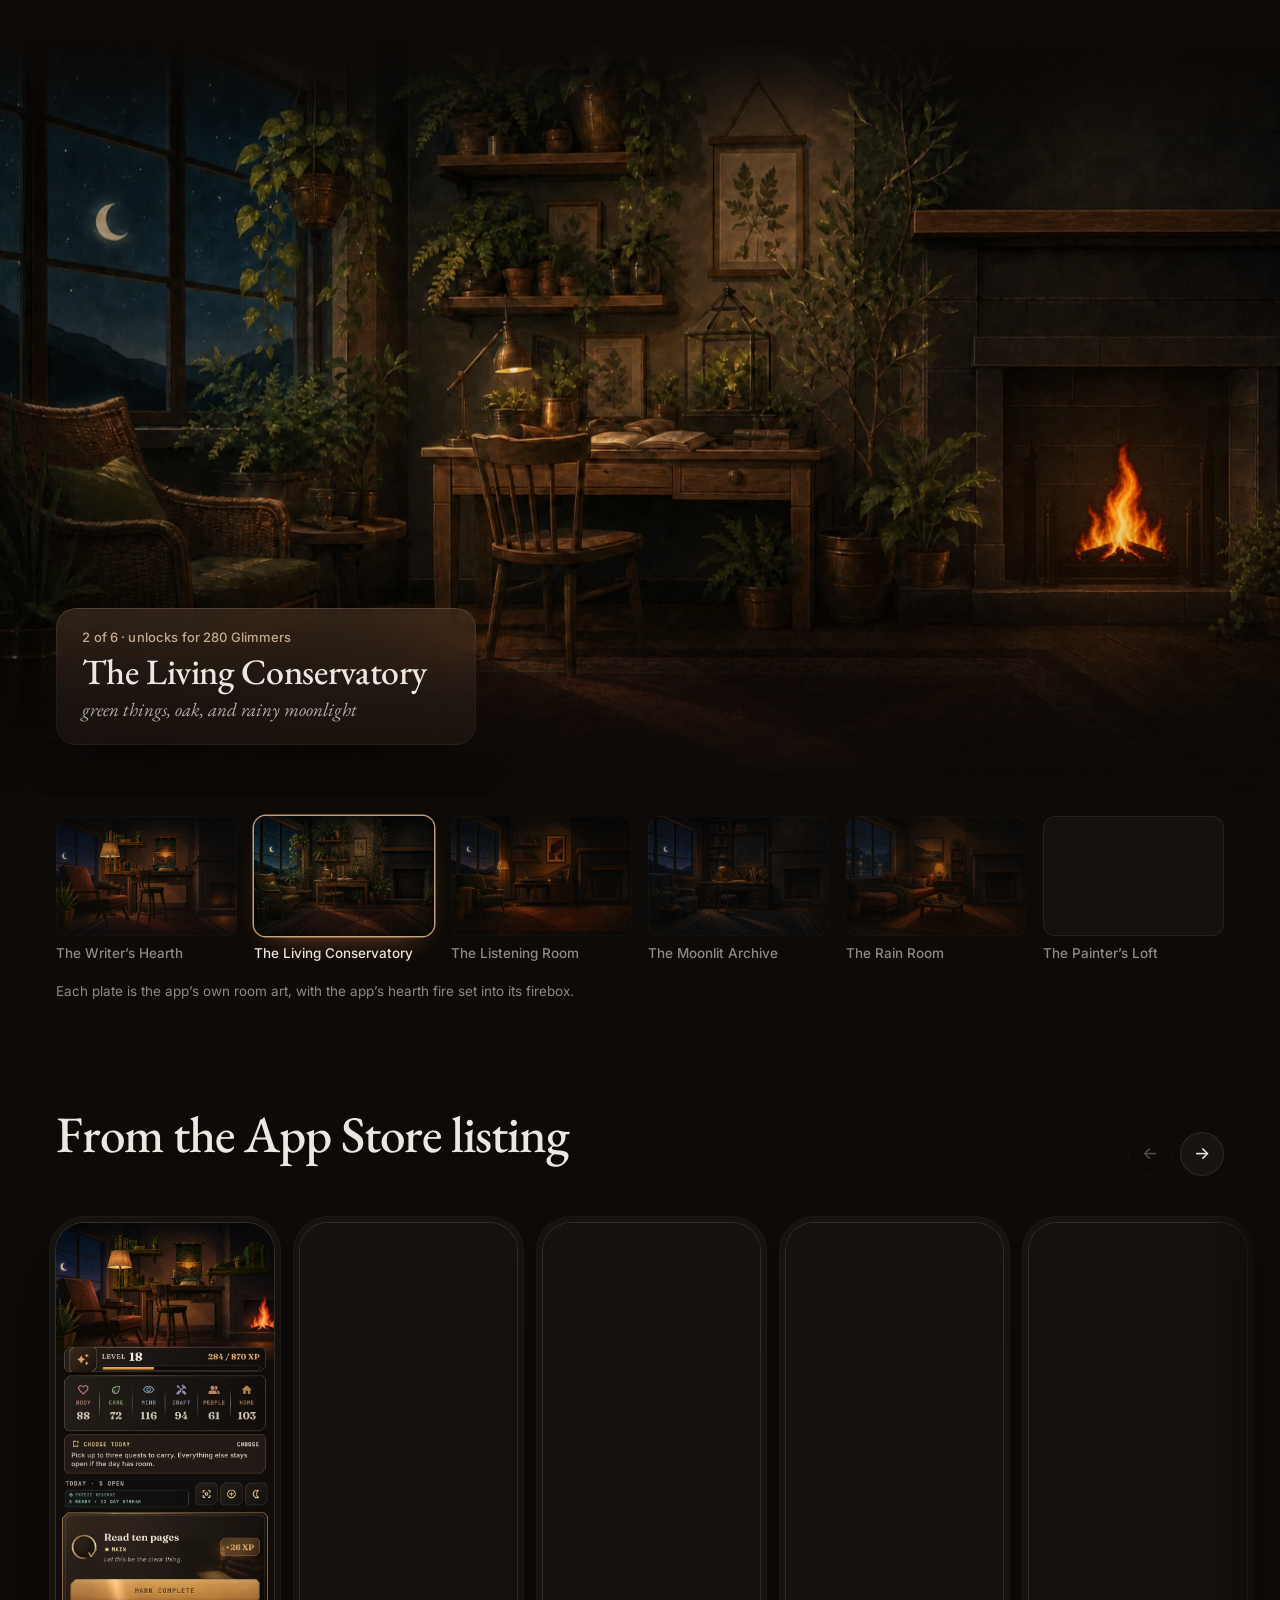
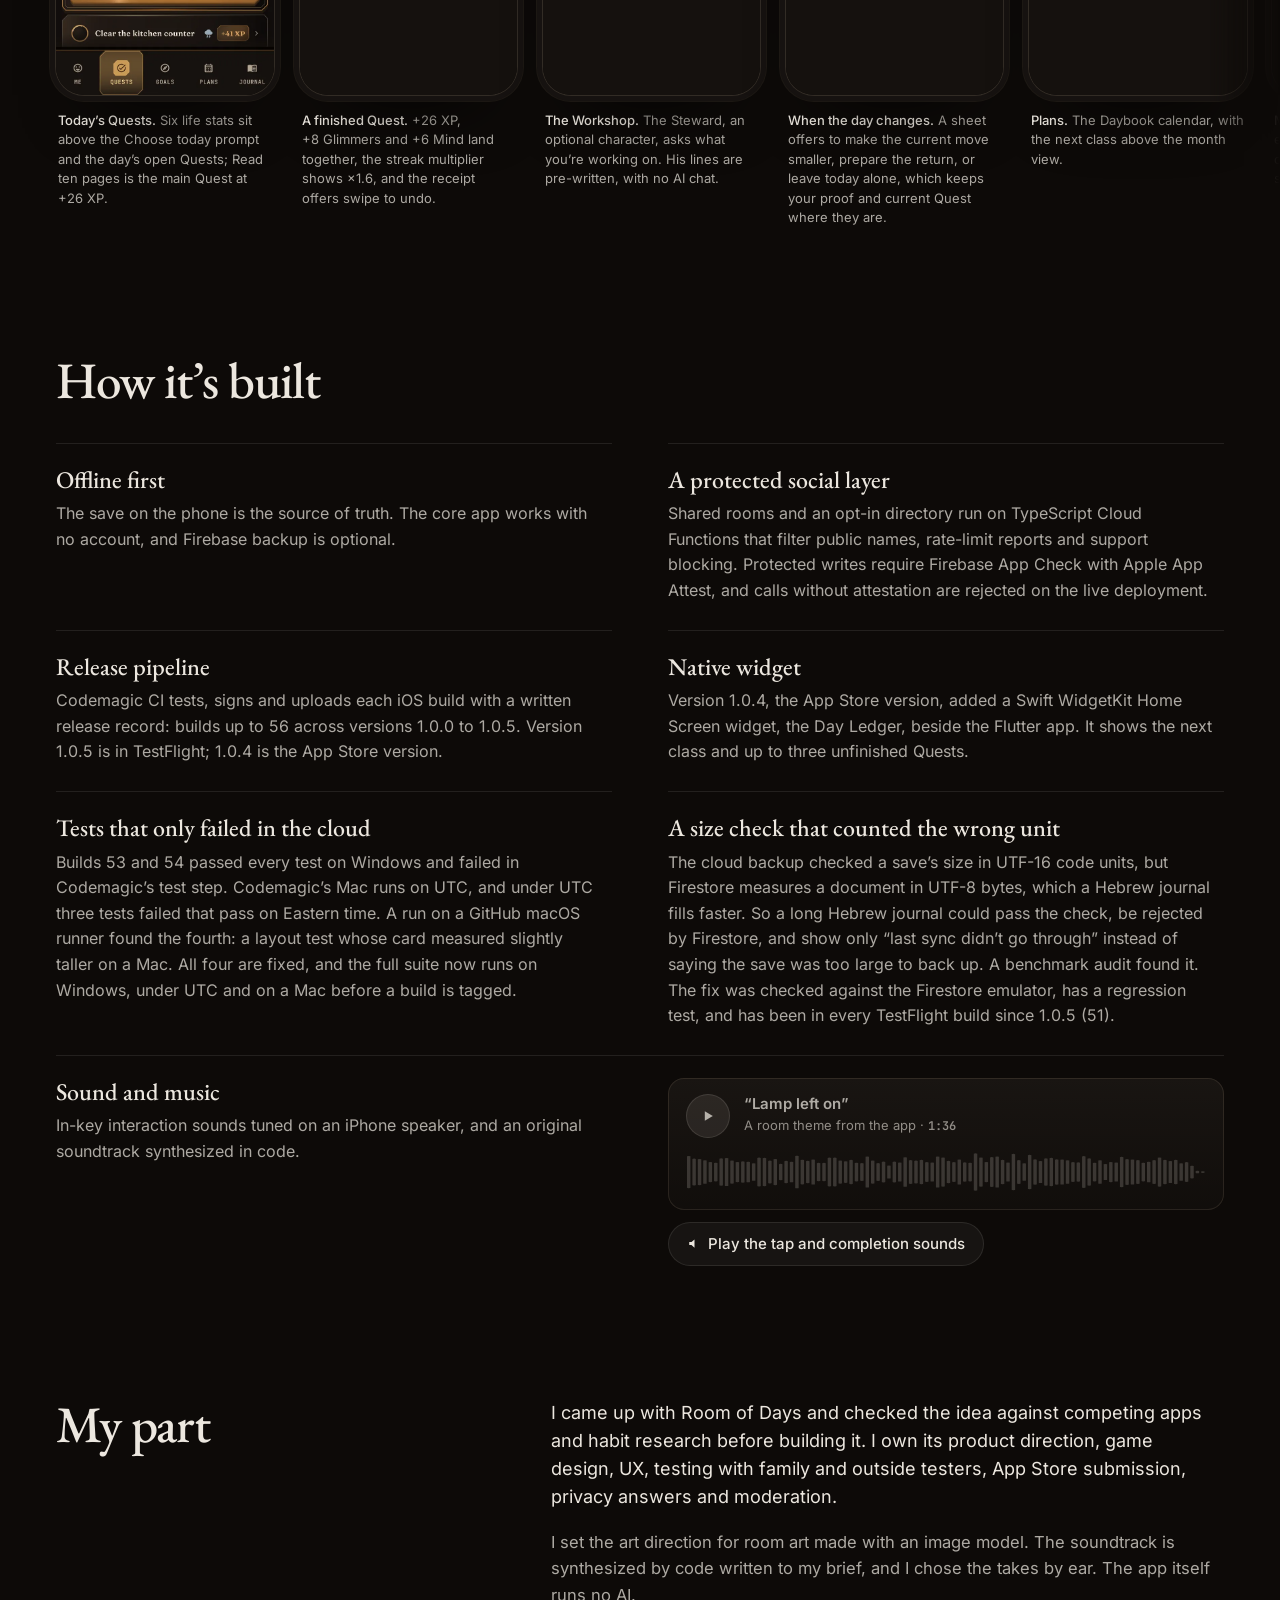
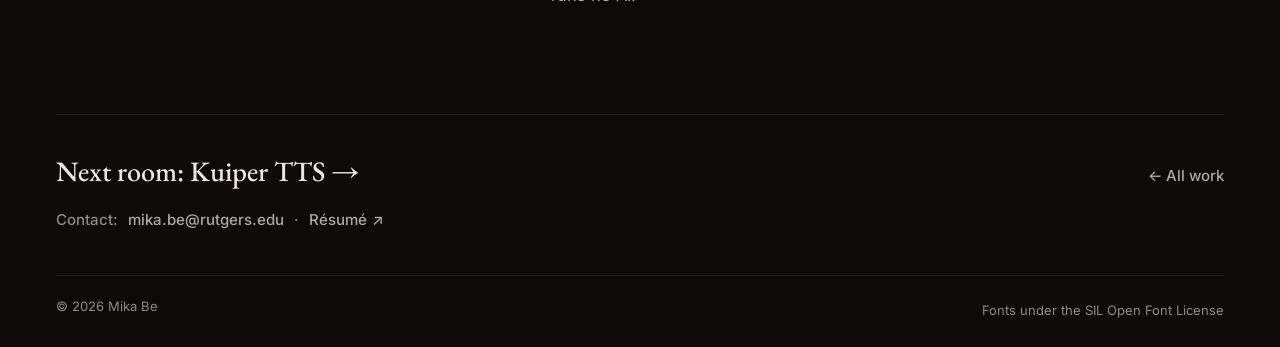
<file: projects/room-of-days.html>
<!doctype html>
<html lang="en">
<head>
  <meta charset="utf-8" />
  <meta name="viewport" content="width=device-width, initial-scale=1, viewport-fit=cover" />
  <title>Room of Days | Mika Be</title>
  <meta name="description" content="Case study of Room of Days, a free iPhone habit app built like a life RPG and on the App Store since August 2026, with its Quest board running in the browser." />
  <meta name="author" content="Mika Be" />
  <link rel="canonical" href="https://mikabe1805.github.io/projects/room-of-days.html" />
  <meta name="theme-color" content="#0d0a08" />
  <meta property="og:type" content="article" />
  <meta property="og:site_name" content="Mika Be" />
  <meta property="og:locale" content="en_US" />
  <meta property="og:title" content="Room of Days | Mika Be" />
  <meta property="og:description" content="A free iPhone habit app built like a life RPG, on the App Store since August 2026. Try its Quest board in the browser." />
  <meta property="og:url" content="https://mikabe1805.github.io/projects/room-of-days.html" />
  <meta property="og:image" content="https://mikabe1805.github.io/assets/social/room-of-days.jpg" />
  <meta property="og:image:type" content="image/jpeg" />
  <meta property="og:image:width" content="1200" />
  <meta property="og:image:height" content="630" />
  <meta property="og:image:alt" content="Room of Days: the app’s firelit room behind a glass panel that reads “A free iPhone habit app built like a life RPG. On the App Store since August 2026.”" />
  <meta name="twitter:card" content="summary_large_image" />
  <meta name="twitter:title" content="Room of Days | Mika Be" />
  <meta name="twitter:description" content="A free iPhone habit app built like a life RPG, on the App Store since August 2026. Try its Quest board in the browser." />
  <meta name="twitter:image" content="https://mikabe1805.github.io/assets/social/room-of-days.jpg" />
  <meta name="twitter:image:alt" content="Room of Days: the app’s firelit room behind a glass panel that reads “A free iPhone habit app built like a life RPG. On the App Store since August 2026.”" />
  <link rel="icon" href="../favicon.ico" sizes="32x32" />
  <link rel="icon" href="../assets/favicon.svg" type="image/svg+xml" />
  <link rel="apple-touch-icon" href="../apple-touch-icon.png" />
  <!-- font preloads over http only: from file:// a crossorigin preload is blocked (origin null) and the faces would not load -->
  <script>if (location.protocol !== "file:") ["EBGaramond-Variable", "Inter-Regular"].forEach(function (f) { var l = document.createElement("link"); l.rel = "preload"; l.as = "font"; l.type = "font/woff2"; l.crossOrigin = ""; l.href = "../assets/fonts/" + f + ".woff2"; document.head.appendChild(l); });</script>
  <link rel="stylesheet" href="../assets/css/site.css" />
  <link rel="stylesheet" href="../assets/css/case-room-of-days.css" />
  <link rel="stylesheet" href="../assets/css/rod-board.css" />
  <noscript><link rel="stylesheet" href="../assets/css/noscript.css" /></noscript>
  <script src="../assets/js/data.js" defer></script>
  <script src="../assets/js/core.js" defer></script>
  <script src="../assets/js/depth-room.js" defer></script>
  <script src="../assets/js/quest-engine.js" defer></script>
  <script src="../assets/js/quest-ui.js" defer></script>
  <script src="../assets/js/listen.js" defer></script>
  <script src="../assets/js/case-room-of-days.js" defer></script>
</head>
<body data-world="rod" data-room="Room of Days" data-base="../">
  <a class="skip" href="#main">Skip to content</a>
  <div class="world-light" aria-hidden="true">
    <i data-light="hall"></i><i data-light="rod"></i><i data-light="kuiper"></i><i data-light="notes"></i><i data-light="knowsy"></i><i data-light="shell"></i>
  </div>
  <header class="nav-wrap">
    <nav class="nav glass" data-fixed aria-label="Main">
      <a class="nav-name" href="../index.html">Mika Be</a>
      <span class="nav-room empty"><i aria-hidden="true"></i><span></span></span>
      <span class="nav-links">
        <a href="../index.html#work">Work</a>
        <a href="../index.html#about">About</a>
        <a href="../Mika-Be_Resume.pdf" target="_blank" rel="noopener">Résumé<span class="arr" aria-hidden="true">↗</span></a>
      </span>
    </nav>
  </header>

  <main id="main">
    <!-- ================================================================ ARRIVAL: the depth room -->
    <section class="rod-arrival" aria-labelledby="page-title">
      <div class="rod-stage case-stage depth-room" id="case-stage" data-depth-room data-arrive data-fire="live" data-inputs="pointer scroll tilt"
           data-anchor="0.5 0.5" data-anchor-narrow="1 0.6" data-narrow="1024" data-moon="141,292,190,348" data-moon-plate="#case-plate" data-tilt-button="#case-tilt" data-tilt-off="#case-tilt-off">
        <div class="depth-view">
          <div class="depth-dolly">
            <div class="depth-camera" aria-hidden="true">
              <div class="plane" data-k="3.0,2.0,1.0"><img src="../assets/world/rod-depth-base.webp" alt="" width="1635" height="962" decoding="async" /></div>
              <div class="plane" data-k="3.0,2.0,1.0">
                <div class="hearth-glow"></div>
                <div class="hearth-flare"></div>
                <div class="depth-fire"><div class="fire-flare"><div class="fire-sway">
                  <img data-frame="a" data-src="../assets/world/rod-fire-a.webp" data-src-on="arrive" alt="" width="320" height="300" decoding="async" />
                  <img data-frame="b" src="../assets/world/rod-fire-b.webp" alt="" width="320" height="300" decoding="async" />
                  <img data-frame="c" data-src="../assets/world/rod-fire-c.webp" data-src-on="arrive" alt="" width="320" height="300" decoding="async" />
                </div></div></div>
              </div>
              <div class="plane" data-k="7.2,4.6,2.0"><img src="../assets/world/rod-depth-wall.webp" data-src-2x="../assets/world/rod-depth-wall@2x.webp" alt="" width="1635" height="962" decoding="async" /></div>
              <div class="plane" data-k="14.0,8.3,3.8"><img src="../assets/world/rod-depth-furniture.webp" data-src-2x="../assets/world/rod-depth-furniture@2x.webp" alt="" width="1635" height="962" decoding="async" /></div>
              <div class="plane" data-k="24.0,13.5,6.2"><img src="../assets/world/rod-depth-foreground.webp" data-src-2x="../assets/world/rod-depth-foreground@2x.webp" alt="" width="1635" height="962" decoding="async" /></div>
              <div class="room-light"></div>
            </div>
          </div>
          <div class="depth-vignette rod-vignette" aria-hidden="true"></div>
          <img class="rod-still" src="../assets/world/rod-room-still.webp" alt="" width="1635" height="962" loading="lazy" decoding="async" />
          <button class="tilt-pill glass" type="button" id="case-tilt" hidden><svg viewBox="0 0 20 20" aria-hidden="true"><rect x="6.6" y="3.2" width="6.8" height="13.6" rx="1.7" transform="rotate(-16 10 10)"/><path d="M2.6 8.2a8.2 8.2 0 0 1 2.3-3.9"/><path d="M17.4 11.8a8.2 8.2 0 0 1-2.3 3.9"/></svg>Tilt to look around</button>
        </div>

        <div class="wrap rod-overlay">
          <div class="rod-plate case-plate glass" id="case-plate">
            <p class="kicker plate-kicker"><img class="app-icon" src="../assets/world/rod-icon.webp" alt="" width="192" height="192" decoding="async" />Case study · iPhone app</p>
            <h1 id="page-title">Room of Days</h1>
            <p class="plate-lede">A free iPhone habit app built like a life RPG. Everyday tasks become Quests that earn XP, raise six life stats and furnish an illustrated room. I came up with it, built it as the only developer and took it through Apple review; it has been on the App Store since August&nbsp;19, 2026.</p>
            <dl class="plate-facts">
              <div><dt>Status</dt><dd>On the App Store · version 1.0.4, Sep 29, 2026</dd></div>
              <div><dt>Rating</dt><dd><svg class="star" viewBox="0 0 20 20" aria-hidden="true"><path d="M10 1.8l2.5 5.3 5.8.7-4.3 4 1.1 5.7L10 14.7l-5.1 2.8 1.1-5.7-4.3-4 5.8-.7z"/></svg>5.0 from 5 ratings</dd></div>
              <div><dt>Users</dt><dd>10+ active users</dd></div>
              <div><dt>Built with</dt><dd>Flutter and Dart, Firebase, TypeScript Cloud Functions, Swift WidgetKit, Codemagic CI</dd></div>
            </dl>
            <div class="links">
              <a class="pill pill--bronze" href="https://apps.apple.com/us/app/room-of-days/id6781401469" target="_blank" rel="noopener">View on the App Store <span class="arr" aria-hidden="true">↗</span></a>
              <a class="text-link" href="https://github.com/mikabe1805/room-of-days-reward-engine" target="_blank" rel="noopener">Reward engine source <span class="arr" aria-hidden="true">↗</span></a>
              <a class="text-link" href="#try-quest">Try today’s three <span class="arr arr--down" aria-hidden="true">↓</span></a>
              <a class="text-link" href="#engineering">How it’s built <span class="arr arr--down" aria-hidden="true">↓</span></a>
            </div>
          </div>
        </div>
        <p class="wrap rod-caption"><span>The app’s room art and parallax, rebuilt for the browser.</span> <span class="tilt-off" id="case-tilt-off" hidden>Motion access was declined, so the room stays still.</span></p>
      </div>
    </section>

    <!-- ================================================================ TODAY'S THREE: the Quest board, rebuilt -->
    <section class="case-section rod-section" id="try-quest" aria-labelledby="engine-title">
      <div class="wrap">
        <header class="rod-head" data-reveal>
          <h2 id="engine-title" tabindex="-1">What finishing a Quest does</h2>
          <p class="body-2">One tap closes the ring and sends the XP up a gold thread to the XP number. A receipt then lists what changed: XP and Glimmers, the life stat, the streak multiplier and how far the next level is. The board below is the app’s Quest board rebuilt for the browser, with its own timings, sounds and numbers.</p>
        </header>

        <div class="engine matte" id="engine">
          <div class="engine-board">
            <div class="engine-room" aria-hidden="true"><div class="engine-room-in">
              <img src="../assets/world/rod-depth-base.webp" alt="" width="1635" height="962" decoding="async" />
              <img class="engine-fire" src="../assets/world/rod-fire-b.webp" alt="" width="320" height="300" decoding="async" />
              <img src="../assets/world/rod-depth-wall.webp" alt="" width="1635" height="962" decoding="async" />
              <img src="../assets/world/rod-depth-furniture.webp" alt="" width="1635" height="962" decoding="async" />
              <img src="../assets/world/rod-depth-foreground.webp" alt="" width="1635" height="962" decoding="async" />
            </div></div>
            <div class="rod-board" id="case-board" data-quest data-variant="case" data-kicker="Today’s three" role="group"></div>
          </div>

          <div class="engine-side">
            <div class="engine-cell engine-beats">
              <p class="engine-label">One completion, in the app’s timing</p>
              <ol class="beat-list">
                <li data-beat="tap"><b class="num">0&nbsp;ms</b><span>The ring closes and the check draws in with the 460&nbsp;ms completion sound, and a gold thread carries the XP up to the XP number.</span></li>
                <li data-beat="receipt"><b class="num">240&nbsp;ms</b><span>The receipt rises. Its chips arrive 85&nbsp;ms apart, and the stat and streak chips each play a note.</span></li>
                <li data-beat="commit"><b class="num">520&nbsp;ms</b><span>XP, Glimmers and the stat are applied. The XP number rolls up over 650&nbsp;ms and the bar steps to its new length. The finished card becomes a compact row, and swipe to undo is ready.</span></li>
                <li data-beat="wash"><b class="num">720&nbsp;ms</b><span>On the last of today’s three, a wash of embers and the streak sound.</span></li>
                <li data-beat="receipt-out"><b class="num">about 4&nbsp;s</b><span>The receipt fades. If the XP crossed a level, the level-up takes over after it.</span></li>
                <li data-beat="levelup"><b class="num">Level&nbsp;up</b><span>A full takeover: the new level slams onto a diamond, and one tap returns to the board.</span></li>
              </ol>
            </div>

            <div class="engine-cell engine-days-cell">
              <h3 class="engine-label">A missed day never costs progress</h3>
              <p class="days-copy">Stats never decay. Showing up earns streak freezes, one every two active days at Care 40 or more, and a freeze quietly holds a missed day. A return after a longer gap pays a ×1.5 welcome back.</p>
              <div class="engine-days">
                <button class="pill" type="button" data-day="next">Next day</button>
                <button class="pill" type="button" data-day="skip">Skip a day</button>
                <button class="pill" type="button" data-day="level">One quest from level 19</button>
              </div>
              <p class="day-note" data-day-note aria-live="polite"></p>
            </div>

            <div class="engine-cell engine-history">
              <div class="history-head"><span class="engine-label">Your sky</span><span class="sky-meta" data-e-sky-meta>12 active days · longest run 12 days</span></div>
              <svg class="sky" data-e-sky viewBox="0 0 145 100" role="img" aria-label="History sky: 12 active days, joined into one line."></svg>
              <p class="sky-note">Each active day is a star, and days in a row join into a line. A missed day leaves no mark.</p>
            </div>
          </div>
        </div>
        <p class="engine-foot">The board runs the app’s reward formula from lib/engine.dart (<a href="https://github.com/mikabe1805/room-of-days-reward-engine" target="_blank" rel="noopener">source and tests <span class="arr" aria-hidden="true">↗</span></a>), starting from the account in the App Store screenshots. Critical hits and loot drops are left out. A quest stays done for its day, as in the app, and the sky follows the app’s history view.</p>
      </div>
    </section>

    <!-- ================================================================ EACH STAT CHANGES A RULE -->
    <section class="case-section rod-section" id="stats" aria-labelledby="rules-title">
      <div class="wrap rules">
        <div class="rules-head" data-reveal>
          <h2 id="rules-title">Why six stats</h2>
          <p class="rules-lead">The stats are there to get you doing different kinds of things and improving from different angles, instead of always doing what’s easiest. The Quest you keep putting off pays more, and so does one you haven’t done in a while. In version 1.0.4, the App Store version, five of the stats also change a rule.</p>
          <p class="rules-lead">I also wanted a reason to raise all six instead of focusing on one. That became the weekly battle in version 1.0.5, now in TestFlight: every stat is an ability in a weekend fight, and the Quests you finish for a stat during the week make its ability stronger. Working on your goals all week earns you an easier fight.</p>
          <p class="caption rules-live">The tags read the account on the board above and follow it as you play.</p>
        </div>
        <dl class="rules-list" data-reveal>
          <div><dt>Mind</dt><dd>Mind raises XP by up to 15%.</dd><dd class="rule-now num" data-rule="Mind">XP ×1.09 at Mind 116</dd></div>
          <div><dt>Body</dt><dd>Body raises the chance of a critical hit.</dd><dd class="rule-now rule-off">not simulated here</dd></div>
          <div><dt>Craft</dt><dd>Craft raises the chance of a loot drop and the daily drop cap.</dd><dd class="rule-now rule-off">not simulated here</dd></div>
          <div><dt>Care</dt><dd>Care sets how often streak freezes refill: every two active days at Care 40 or more, otherwise every three.</dd><dd class="rule-now num" data-rule="Care">refills every 2 days at Care 72</dd></div>
          <div><dt>Home</dt><dd>Home makes the idle bonus up to 25% stronger.</dd><dd class="rule-now num" data-rule="Home">idle bonus ×1.13 at Home 103</dd></div>
          <div><dt>People</dt><dd>People has no rule in 1.0.4. In the weekly battle, it calls a friend into the fight.</dd></div>
        </dl>
      </div>
    </section>

    <!-- ================================================================ SIX ROOMS -->
    <section class="case-section rod-section rooms-section" id="rooms" aria-labelledby="rooms-title">
      <div class="wrap">
        <header class="rod-head" data-reveal>
          <h2 id="rooms-title">Six rooms</h2>
          <p class="body-2">Every player starts in a finished room. These are the six room identities in the App Store version, with the names and lines the app gives them. Three are free from the start, and three unlock with Glimmers earned in play.</p>
        </header>
      </div>
      <div class="rooms-stage" data-rooms>
        <div class="rooms-view" aria-hidden="true">
          <div class="rooms-drift">
            <div class="room-layer" data-room-layer data-anchor="0.887,0.784,0" data-iw="1635" data-ih="962">
              <img class="room-plate" data-src="../assets/room-of-days/rooms/full/wall_walnut-quest-depth-v1.webp" data-src-on="pick" alt="" width="1635" height="962" decoding="async" />
              <span class="room-glow"></span>
              <span class="room-fire"><span class="fire-sway"><img data-frame="a" data-src="../assets/world/rod-fire-a.webp" data-src-on="pick" alt="" width="320" height="300" /><img data-frame="b" data-src="../assets/world/rod-fire-b.webp" data-src-on="pick" alt="" width="320" height="300" /><img data-frame="c" data-src="../assets/world/rod-fire-c.webp" data-src-on="pick" alt="" width="320" height="300" /></span></span>
            </div>
            <div class="room-layer is-active" data-room-layer data-anchor="0.866,0.662,0.014" data-iw="1536" data-ih="1024">
              <img class="room-plate" data-src="../assets/room-of-days/rooms/full/wall_conservatory-fireless-v3.webp" data-src-on="pick" alt="" width="1536" height="1024" decoding="async" /><noscript><img class="room-plate" src="../assets/room-of-days/rooms/full/wall_conservatory-fireless-v3.webp" alt="" width="1536" height="1024" /></noscript>
              <span class="room-glow"></span>
              <span class="room-fire"><span class="fire-sway"><img data-frame="a" data-src="../assets/world/rod-fire-a.webp" data-src-on="pick" alt="" width="320" height="300" /><img data-frame="b" data-src="../assets/world/rod-fire-b.webp" data-src-on="pick" alt="" width="320" height="300" /><img data-frame="c" data-src="../assets/world/rod-fire-c.webp" data-src-on="pick" alt="" width="320" height="300" /></span></span>
            </div>
            <div class="room-layer" data-room-layer data-anchor="0.866,0.662,0.026" data-iw="1536" data-ih="1024">
              <img class="room-plate" data-src="../assets/room-of-days/rooms/full/wall_listening-fireless-v2.webp" data-src-on="pick" alt="" width="1536" height="1024" decoding="async" />
              <span class="room-glow"></span>
              <span class="room-fire"><span class="fire-sway"><img data-frame="a" data-src="../assets/world/rod-fire-a.webp" data-src-on="pick" alt="" width="320" height="300" /><img data-frame="b" data-src="../assets/world/rod-fire-b.webp" data-src-on="pick" alt="" width="320" height="300" /><img data-frame="c" data-src="../assets/world/rod-fire-c.webp" data-src-on="pick" alt="" width="320" height="300" /></span></span>
            </div>
            <div class="room-layer" data-room-layer data-anchor="0.866,0.662,0.014" data-iw="1536" data-ih="1024">
              <img class="room-plate" data-src="../assets/room-of-days/rooms/full/wall_archive-fireless-v3.webp" data-src-on="pick" alt="" width="1536" height="1024" decoding="async" />
              <span class="room-glow"></span>
              <span class="room-fire"><span class="fire-sway"><img data-frame="a" data-src="../assets/world/rod-fire-a.webp" data-src-on="pick" alt="" width="320" height="300" /><img data-frame="b" data-src="../assets/world/rod-fire-b.webp" data-src-on="pick" alt="" width="320" height="300" /><img data-frame="c" data-src="../assets/world/rod-fire-c.webp" data-src-on="pick" alt="" width="320" height="300" /></span></span>
            </div>
            <div class="room-layer" data-room-layer data-anchor="0.866,0.678,0.014" data-iw="1536" data-ih="1024">
              <img class="room-plate" data-src="../assets/room-of-days/rooms/full/wall_rain-fireless-v1.webp" data-src-on="pick" alt="" width="1536" height="1024" decoding="async" />
              <span class="room-glow"></span>
              <span class="room-fire"><span class="fire-sway"><img data-frame="a" data-src="../assets/world/rod-fire-a.webp" data-src-on="pick" alt="" width="320" height="300" /><img data-frame="b" data-src="../assets/world/rod-fire-b.webp" data-src-on="pick" alt="" width="320" height="300" /><img data-frame="c" data-src="../assets/world/rod-fire-c.webp" data-src-on="pick" alt="" width="320" height="300" /></span></span>
            </div>
            <div class="room-layer" data-room-layer data-anchor="0.866,0.662,0.014" data-iw="1536" data-ih="1024">
              <img class="room-plate" data-src="../assets/room-of-days/rooms/full/wall_atelier-fireless-v1.webp" data-src-on="pick" alt="" width="1536" height="1024" decoding="async" />
              <span class="room-glow"></span>
              <span class="room-fire"><span class="fire-sway"><img data-frame="a" data-src="../assets/world/rod-fire-a.webp" data-src-on="pick" alt="" width="320" height="300" /><img data-frame="b" data-src="../assets/world/rod-fire-b.webp" data-src-on="pick" alt="" width="320" height="300" /><img data-frame="c" data-src="../assets/world/rod-fire-c.webp" data-src-on="pick" alt="" width="320" height="300" /></span></span>
            </div>
          </div>
          <span class="rooms-light"></span>
          <span class="rooms-vignette"></span>
        </div>
        <div class="wrap rooms-overlay">
          <div class="rooms-plate glass" aria-live="polite">
            <p class="kicker" data-room-count>2 of 6 · unlocks for 280 Glimmers</p>
            <h3 data-room-name>The Living Conservatory</h3>
            <p class="rooms-line" data-room-line>green things, oak, and rainy moonlight</p>
            <p class="sr-only" data-room-alt>The Living Conservatory: plants on shelves and in pots around a wicker chair and an oak desk, with a lit fireplace on the right.</p>
          </div>
        </div>
      </div>
      <div class="wrap">
        <div class="rooms-pick" role="radiogroup" aria-label="Room" data-rooms-pick>
          <button type="button" role="radio" aria-checked="false" tabindex="-1" data-name="The Writer’s Hearth" data-line="walnut, books, and a working fire" data-price="0" data-alt="The Writer’s Hearth: a walnut study at night, with a moonlit window, a red armchair, a desk with a stool and lamp, and a lit fireplace on the right.">
            <span class="pick-img"><img data-src="../assets/room-of-days/rooms/wall_walnut-quest-depth-v1.webp" alt="" width="720" height="424" decoding="async" /></span>
            <span class="pick-name">The Writer’s Hearth</span>
          </button>
          <button type="button" role="radio" aria-checked="true" tabindex="0" data-name="The Living Conservatory" data-line="green things, oak, and rainy moonlight" data-price="280" data-alt="The Living Conservatory: plants on shelves and in pots around a wicker chair and an oak desk, with a lit fireplace on the right.">
            <span class="pick-img"><img data-src="../assets/room-of-days/rooms/wall_conservatory-fireless-v3.webp" alt="" width="720" height="480" decoding="async" /></span>
            <span class="pick-name">The Living Conservatory</span>
          </button>
          <button type="button" role="radio" aria-checked="false" tabindex="-1" data-name="The Listening Room" data-line="records, lamplight, and one more side" data-price="0" data-alt="The Listening Room: a green armchair beside a floor lamp, a record player on a low cabinet full of records, and a lit fireplace on the right.">
            <span class="pick-img"><img data-src="../assets/room-of-days/rooms/wall_listening-fireless-v2.webp" alt="" width="720" height="480" decoding="async" /></span>
            <span class="pick-name">The Listening Room</span>
          </button>
          <button type="button" role="radio" aria-checked="false" tabindex="-1" data-name="The Moonlit Archive" data-line="ink-blue shelves and long, quiet hours" data-price="420" data-alt="The Moonlit Archive: dark bookshelves around a star chart, a writing desk with a lamp, and a lit fireplace on the right.">
            <span class="pick-img"><img data-src="../assets/room-of-days/rooms/wall_archive-fireless-v3.webp" alt="" width="720" height="480" decoding="async" /></span>
            <span class="pick-name">The Moonlit Archive</span>
          </button>
          <button type="button" role="radio" aria-checked="false" tabindex="-1" data-name="The Rain Room" data-line="rain on the glass, a seat by the window" data-price="0" data-alt="The Rain Room: rain on a dark window, a low sofa with cushions and a blanket, a lamp and a coffee table, and a lit fireplace on the right.">
            <span class="pick-img"><img data-src="../assets/room-of-days/rooms/wall_rain-fireless-v1.webp" alt="" width="720" height="480" decoding="async" /></span>
            <span class="pick-name">The Rain Room</span>
          </button>
          <button type="button" role="radio" aria-checked="false" tabindex="-1" data-name="The Painter’s Loft" data-line="paint on the table and something in progress" data-price="320" data-alt="The Painter’s Loft: a canvas on an easel by the window, a worktable with paint pots and brushes, and a lit fireplace on the right.">
            <span class="pick-img"><img data-src="../assets/room-of-days/rooms/wall_atelier-fireless-v1.webp" alt="" width="720" height="480" decoding="async" /></span>
            <span class="pick-name">The Painter’s Loft</span>
          </button>
        </div>
        <p class="caption rooms-caption">Each plate is the app’s own room art, with the app’s hearth fire set into its firebox.</p>
      </div>
    </section>

    <!-- ================================================================ APP STORE FRAMES -->
    <section class="case-section rod-section" id="store" aria-labelledby="store-title">
      <div class="wrap film-head">
        <h2 id="store-title" data-reveal>From the App Store listing</h2>
        <div class="film-nav">
          <button class="film-btn" type="button" data-film-prev aria-label="Previous frames" disabled><span aria-hidden="true">←</span></button>
          <button class="film-btn" type="button" data-film-next aria-label="Next frames"><span aria-hidden="true">→</span></button>
        </div>
      </div>
      <div class="film" data-film tabindex="0" role="region" aria-label="Nine App Store frames. Scroll sideways for more.">
        <ol class="film-row">
          <li class="film-item">
            <button class="phone-frame" type="button" data-zoom="../assets/world/rod-store-quests.webp" data-caption="Today’s Quests. Six life stats sit above the Choose today prompt and the day’s open Quests; Read ten pages is the main Quest at +26 XP.">
              <img data-src="../assets/world/rod-store-quests.webp" alt="Room of Days Quests screen: level 18 at 284 of 870 XP, six life stats, the Choose today prompt and Read ten pages, the main Quest, at +26 XP." width="645" height="1398" decoding="async" /><noscript><img src="../assets/world/rod-store-quests.webp" alt="Room of Days Quests screen: level 18 at 284 of 870 XP, six life stats, the Choose today prompt and Read ten pages, the main Quest, at +26 XP." width="645" height="1398" /></noscript>
            </button>
            <p class="caption"><strong>Today’s Quests.</strong> Six life stats sit above the Choose today prompt and the day’s open Quests; Read ten pages is the main Quest at +26&nbsp;XP.</p>
          </li>
          <li class="film-item">
            <button class="phone-frame" type="button" data-zoom="../assets/world/rod-store-reward.webp" data-caption="A finished Quest. +26 XP, +8 Glimmers and +6 Mind land together, the streak multiplier shows ×1.6, and the receipt offers swipe to undo.">
              <img data-src="../assets/world/rod-store-reward.webp" alt="A Quest complete receipt: +26 XP and +8 Glimmers, +6 Mind, streak ×1.6, and swipe to undo." width="645" height="1398" decoding="async" /><noscript><img src="../assets/world/rod-store-reward.webp" alt="A Quest complete receipt: +26 XP and +8 Glimmers, +6 Mind, streak ×1.6, and swipe to undo." width="645" height="1398" /></noscript>
            </button>
            <p class="caption"><strong>A finished Quest.</strong> +26&nbsp;XP, +8&nbsp;Glimmers and +6&nbsp;Mind land together, the streak multiplier shows ×1.6, and the receipt offers swipe to undo.</p>
          </li>
          <li class="film-item">
            <button class="phone-frame" type="button" data-zoom="../assets/world/rod-store-workshop.webp" data-caption="The Workshop. The Steward, an optional character, asks what you’re working on. His lines are pre-written, with no AI chat.">
              <img data-src="../assets/world/rod-store-workshop.webp" alt="The Workshop: the Steward at his bench asks what we are working on, with two Quests on the board and one route to shape." width="645" height="1398" decoding="async" /><noscript><img src="../assets/world/rod-store-workshop.webp" alt="The Workshop: the Steward at his bench asks what we are working on, with two Quests on the board and one route to shape." width="645" height="1398" /></noscript>
            </button>
            <p class="caption"><strong>The Workshop.</strong> The Steward, an optional character, asks what you’re working on. His lines are pre-written, with no AI chat.</p>
          </li>
          <li class="film-item">
            <button class="phone-frame" type="button" data-zoom="../assets/room-of-days/store-05-recovery.webp" data-caption="When the day changes. A sheet offers to make the current move smaller, prepare the return, or leave today alone, which keeps your proof and current Quest where they are.">
              <img data-src="../assets/room-of-days/store-05-recovery.webp" alt="A sheet titled The day changed asks What would help now?, above the current move and three choices: Make it smaller, Prepare the return and Leave today alone." width="645" height="1398" decoding="async" /><noscript><img src="../assets/room-of-days/store-05-recovery.webp" alt="A sheet titled The day changed asks What would help now?, above the current move and three choices: Make it smaller, Prepare the return and Leave today alone." width="645" height="1398" /></noscript>
            </button>
            <p class="caption"><strong>When the day changes.</strong> A sheet offers to make the current move smaller, prepare the return, or leave today alone, which keeps your proof and current Quest where they are.</p>
          </li>
          <li class="film-item">
            <button class="phone-frame" type="button" data-zoom="../assets/room-of-days/store-06-plans.webp" data-caption="Plans. The Daybook calendar, with the next class above the month view.">
              <img data-src="../assets/room-of-days/store-06-plans.webp" alt="Plans: the Daybook with Month, Week, 3 Days and Day views, the next class DES 210 Studio, and the August 2026 month view." width="645" height="1398" decoding="async" /><noscript><img src="../assets/room-of-days/store-06-plans.webp" alt="Plans: the Daybook with Month, Week, 3 Days and Day views, the next class DES 210 Studio, and the August 2026 month view." width="645" height="1398" /></noscript>
            </button>
            <p class="caption"><strong>Plans.</strong> The Daybook calendar, with the next class above the month view.</p>
          </li>
          <li class="film-item">
            <button class="phone-frame" type="button" data-zoom="../assets/room-of-days/store-07-my-space.webp" data-caption="My Space. A private page where each section is labeled with who can see it; here every section is set to Only you.">
              <img data-src="../assets/room-of-days/store-07-my-space.webp" alt="My Space, marked Private page, with About, Right now and Pinned moments sections, each labeled Only you." width="645" height="1398" decoding="async" /><noscript><img src="../assets/room-of-days/store-07-my-space.webp" alt="My Space, marked Private page, with About, Right now and Pinned moments sections, each labeled Only you." width="645" height="1398" /></noscript>
            </button>
            <p class="caption"><strong>My Space.</strong> A private page where each section is labeled with who can see it; here every section is set to Only you.</p>
          </li>
          <li class="film-item">
            <button class="phone-frame" type="button" data-zoom="../assets/room-of-days/store-08-change-space.webp" data-caption="Change Space. The Living Conservatory preview with Move In; the app notes that switching rooms never costs anything again.">
              <img data-src="../assets/room-of-days/store-08-change-space.webp" alt="Change your space: a Step inside preview of The Living Conservatory with a Move In button and the line Switching rooms never costs anything again." width="645" height="1398" decoding="async" /><noscript><img src="../assets/room-of-days/store-08-change-space.webp" alt="Change your space: a Step inside preview of The Living Conservatory with a Move In button and the line Switching rooms never costs anything again." width="645" height="1398" /></noscript>
            </button>
            <p class="caption"><strong>Change Space.</strong> The Living Conservatory preview with Move In; the app notes that switching rooms never costs anything again.</p>
          </li>
          <li class="film-item">
            <button class="phone-frame" type="button" data-zoom="../assets/room-of-days/store-09-journal.webp" data-caption="Journal. Today’s Quest thread (+26 XP, Mind +6) attaches automatically when you write, and older entries show the player title they were written under beside the current one.">
              <img data-src="../assets/room-of-days/store-09-journal.webp" alt="Journal: Write a new entry, Today’s thread with 1 quest, +26 XP and Mind +6, and July 2026 entries labeled with the player title they were written under." width="645" height="1398" decoding="async" /><noscript><img src="../assets/room-of-days/store-09-journal.webp" alt="Journal: Write a new entry, Today’s thread with 1 quest, +26 XP and Mind +6, and July 2026 entries labeled with the player title they were written under." width="645" height="1398" /></noscript>
            </button>
            <p class="caption"><strong>Journal.</strong> Today’s Quest thread (+26&nbsp;XP, Mind +6) attaches automatically when you write, and older entries show the player title they were written under beside the current one.</p>
          </li>
          <li class="film-item">
            <button class="phone-frame" type="button" data-zoom="../assets/room-of-days/store-10-discover.webp" data-caption="Discover. An optional directory of open rooms; only a public name, the room’s title, the room and the level appear.">
              <img data-src="../assets/room-of-days/store-10-discover.webp" alt="Discover spaces: a note on what stays private, a Your space is private card with Open to discover, and room cards for Rowan at level 21 and Juniper at level 14." width="645" height="1398" decoding="async" /><noscript><img src="../assets/room-of-days/store-10-discover.webp" alt="Discover spaces: a note on what stays private, a Your space is private card with Open to discover, and room cards for Rowan at level 21 and Juniper at level 14." width="645" height="1398" /></noscript>
            </button>
            <p class="caption"><strong>Discover.</strong> An optional directory of open rooms; only a public name, the room’s title, the room and the level appear.</p>
          </li>
        </ol>
      </div>
    </section>

    <!-- ================================================================ HOW IT'S BUILT -->
    <section class="case-section rod-section" id="engineering" aria-labelledby="eng-title">
      <div class="wrap">
        <h2 id="eng-title" data-reveal>How it’s built</h2>
        <dl class="built" data-reveal>
          <div><dt>Offline first</dt><dd>The save on the phone is the source of truth. The core app works with no account, and Firebase backup is optional.</dd></div>
          <div><dt>A protected social layer</dt><dd>Shared rooms and an opt-in directory run on TypeScript Cloud Functions that filter public names, rate-limit reports and support blocking. Protected writes require Firebase App Check with Apple App Attest, and calls without attestation are rejected on the live deployment.</dd></div>
          <div><dt>Release pipeline</dt><dd>Codemagic CI tests, signs and uploads each iOS build with a written release record: builds up to 56 across versions 1.0.0 to 1.0.5. Version 1.0.5 is in TestFlight; 1.0.4 is the App Store version.</dd></div>
          <div><dt>Native widget</dt><dd>Version 1.0.4, the App Store version, added a Swift WidgetKit Home Screen widget, the Day Ledger, beside the Flutter app. It shows the next class and up to three unfinished Quests.</dd></div>
          <div><dt>Tests that only failed in the cloud</dt><dd>Builds 53 and 54 passed every test on Windows and failed in Codemagic’s test step. Codemagic’s Mac runs on UTC, and under UTC three tests failed that pass on Eastern time. A run on a GitHub macOS runner found the fourth: a layout test whose card measured slightly taller on a Mac. All four are fixed, and the full suite now runs on Windows, under UTC and on a Mac before a build is tagged.</dd></div>
          <div><dt>A size check that counted the wrong unit</dt><dd>The cloud backup checked a save’s size in UTF-16 code units, but Firestore measures a document in UTF-8 bytes, which a Hebrew journal fills faster. So a long Hebrew journal could pass the check, be rejected by Firestore, and show only “last sync didn’t go through” instead of saying the save was too large to back up. A benchmark audit found it. The fix was checked against the Firestore emulator, has a regression test, and has been in every TestFlight build since 1.0.5 (51).</dd></div>
          <div class="built-sound">
            <dt>Sound and music</dt>
            <dd>In-key interaction sounds tuned on an iPhone speaker, and an original soundtrack synthesized in code.</dd>
            <dd class="sound-row">
              <div class="player rod-player" data-player data-clip="rod-lamp-left-on" data-label="Lamp left on, a room theme from the app">
                <div class="player-top">
                  <button class="play" type="button" aria-label="Play Lamp left on, a room theme from the app"><svg viewBox="0 0 20 20" aria-hidden="true"><path class="i-play" d="M6 4l10 6-10 6z"/><path class="i-pause" d="M5.5 4h3v12h-3zM11.5 4h3v12h-3z"/></svg></button>
                  <div><p class="player-name">“Lamp left on”</p><p class="player-meta">A room theme from the app · <span class="num" data-dur>1:36</span></p></div>
                </div>
                <svg class="wave" data-wave viewBox="0 0 96 32" preserveAspectRatio="none" role="slider" tabindex="0" aria-label="Seek Lamp left on" aria-valuemin="0" aria-valuemax="96" aria-valuenow="0"></svg>
                <p class="transcript" data-transcript hidden></p>
                <audio preload="none" src="../audio/world/rod-lamp-left-on.m4a" controls></audio>
              </div>
              <button class="pill sfx-btn" type="button" data-rod-sfx><svg viewBox="0 0 20 20" aria-hidden="true"><path d="M3 8h3l4-3.5v11L6 12H3z"/></svg>Play the tap and completion sounds</button>
            </dd>
          </div>
        </dl>
      </div>
    </section>

    <!-- ================================================================ MY PART -->
    <section class="case-section rod-section" id="my-part" aria-labelledby="mine">
      <div class="wrap rod-mine" data-reveal>
        <h2 id="mine">My part</h2>
        <div class="mine-copy">
        <p class="lead">I came up with Room of Days and checked the idea against competing apps and habit research before building it. I own its product direction, game design, UX, testing with family and outside testers, App Store submission, privacy answers and moderation.</p>
        <p class="body-2">I set the art direction for room art made with an image model. The soundtrack is synthesized by code written to my brief, and I chose the takes by ear. The app itself runs no AI.</p>
        </div>
      </div>
    </section>

    <nav class="wrap case-foot" aria-label="More work">
      <a href="kuiper-tts.html">Next room: Kuiper TTS <span class="arr arr--fwd" aria-hidden="true">→</span></a>
      <a class="back" href="../index.html#work"><span aria-hidden="true">←</span> All work</a>
    </nav>
    <p class="wrap case-contact">Contact: <a class="text-link" href="mailto:mika.be@rutgers.edu">mika.be@rutgers.edu</a> <span class="cc-sep" aria-hidden="true">·</span> <a class="text-link" href="../Mika-Be_Resume.pdf" target="_blank" rel="noopener">Résumé <span class="arr" aria-hidden="true">↗</span></a></p>
  </main>

  <footer class="wrap site-foot">
    <span>© 2026 Mika Be</span>
    <a href="../assets/licenses/OFL-EBGaramond.txt">Fonts under the SIL Open Font License</a>
  </footer>

  <dialog class="zoom" id="zoom" aria-label="Full-size image">
    <img alt="" />
    <div class="zoom-bar"><p class="zoom-cap"></p><form method="dialog"><button class="zoom-close">Close</button></form></div>
  </dialog>
</body>
</html>
</file>
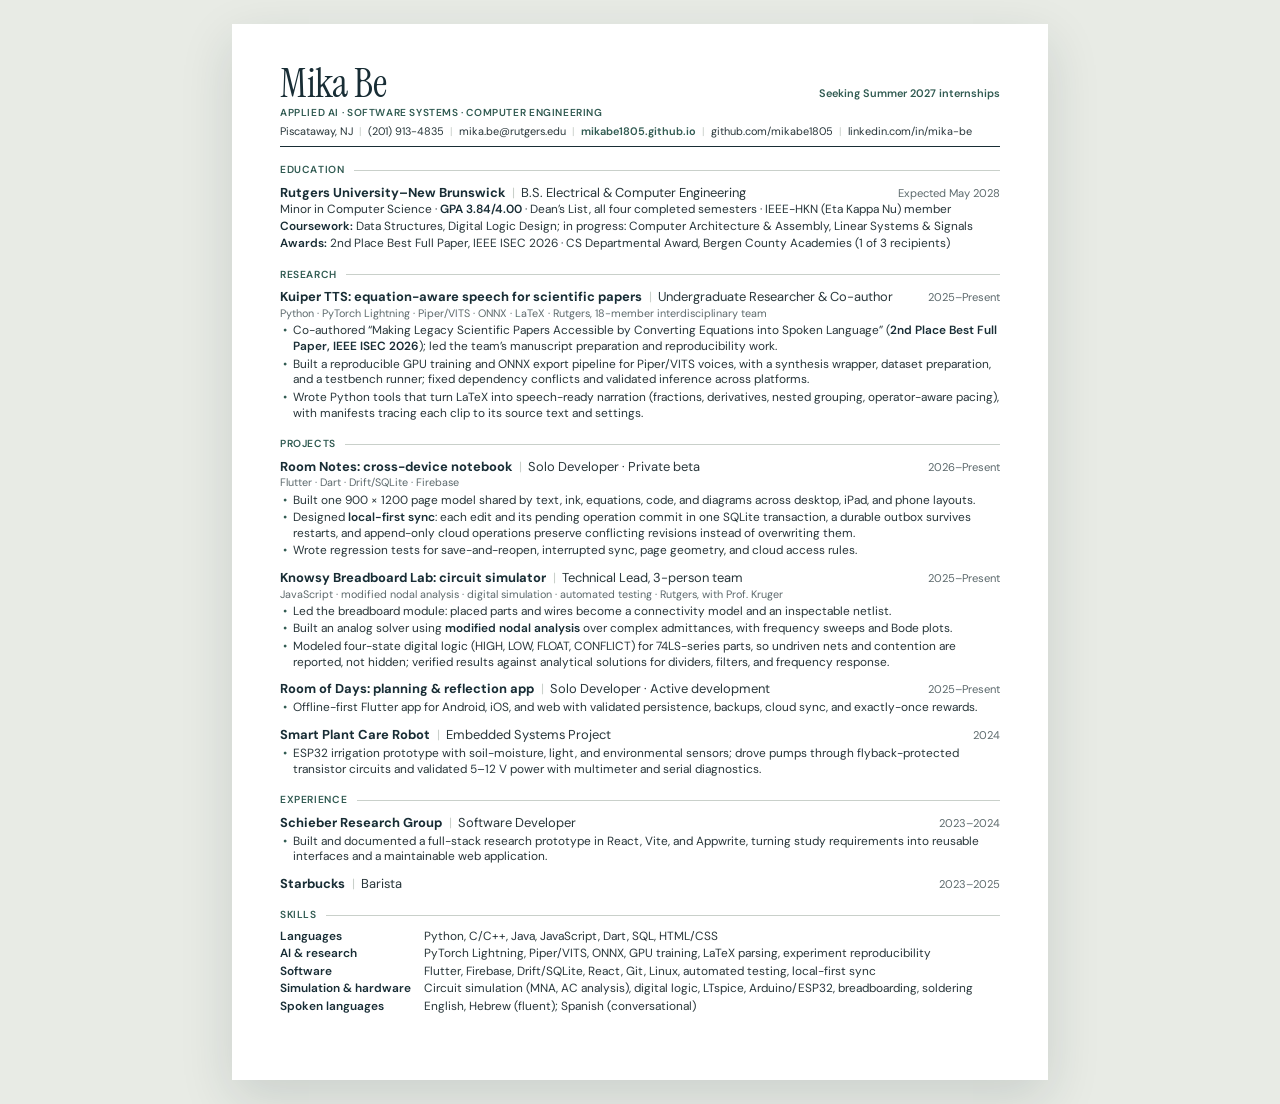
<file: resume-src/resume.html>
<!doctype html>
<html lang="en">
  <head>
    <meta charset="utf-8" />
    <meta name="viewport" content="width=device-width, initial-scale=1" />
    <meta name="robots" content="noindex" />
    <title>Mika Be — Résumé</title>
    <!--
      Print source for Mika-Be_Resume.pdf. Build with: node resume-src/build.mjs
      Add ?focus=simulation to preview the simulation-first variant.
    -->
    <style>
      @font-face {
        font-family: "Instrument Serif";
        src: url("../assets/instrument-serif.woff2") format("woff2");
        font-weight: 400;
      }
      /* Static instances of the site's DM Sans: variable fonts become Type 3
         glyphs in Chromium PDFs, which some applicant tracking systems cannot read. */
      @font-face {
        font-family: "DM Sans Resume";
        src: url("fonts/dm-sans-400.woff2") format("woff2");
        font-weight: 400;
      }
      @font-face {
        font-family: "DM Sans Resume";
        src: url("fonts/dm-sans-600.woff2") format("woff2");
        font-weight: 600;
      }
      @font-face {
        font-family: "DM Sans Resume";
        src: url("fonts/dm-sans-700.woff2") format("woff2");
        font-weight: 700;
      }
      @page {
        size: letter;
        margin: 0.42in 0.5in 0.38in;
      }
      :root {
        --ink: #182d35;
        --body: #28363a;
        --muted: #5d6a6d;
        --accent: #315b52;
        --line: #c9d0ca;
        --serif: "Instrument Serif", Georgia, serif;
        --sans: "DM Sans Resume", Arial, sans-serif;
      }
      * {
        box-sizing: border-box;
      }
      html {
        background: #e8ebe5;
      }
      body {
        margin: 0;
        color: var(--body);
        font: 400 8.9pt/1.33 var(--sans);
        font-variant-ligatures: none;
        font-kerning: normal;
        -webkit-print-color-adjust: exact;
        print-color-adjust: exact;
      }
      .page {
        width: 8.5in;
        min-height: 11in;
        margin: 24px auto;
        padding: 0.42in 0.5in 0.38in;
        background: #fff;
        box-shadow: 0 18px 50px rgba(24, 45, 53, 0.14);
      }
      @media print {
        html,
        body {
          background: #fff;
        }
        .page {
          width: auto;
          min-height: 0;
          margin: 0;
          padding: 0;
          box-shadow: none;
        }
      }
      a {
        color: inherit;
        text-decoration: none;
      }

      /* Header */
      header {
        padding-bottom: 6pt;
        border-bottom: 1.2pt solid var(--ink);
      }
      .identity {
        display: flex;
        justify-content: space-between;
        align-items: baseline;
        gap: 24px;
      }
      h1 {
        margin: 0;
        color: var(--ink);
        font: 400 30pt/0.95 var(--serif);
        letter-spacing: -0.01em;
      }
      .availability {
        margin: 0;
        color: var(--accent);
        font-size: 8.2pt;
        font-weight: 600;
      }
      .headline {
        margin: 3pt 0 0;
        color: var(--accent);
        font-size: 7.6pt;
        font-weight: 600;
        letter-spacing: 0.06em;
        font-kerning: none;
        text-transform: uppercase;
      }
      .contact {
        margin: 3pt 0 0;
        color: var(--body);
        font-size: 8.2pt;
        font-style: normal;
        white-space: nowrap;
      }
      .contact .sep {
        margin: 0 4.5pt;
        color: var(--line);
      }
      .contact .web {
        color: var(--accent);
        font-weight: 600;
      }

      /* Sections */
      section {
        margin-top: 12pt;
      }
      h2 {
        display: flex;
        align-items: center;
        gap: 7pt;
        margin: 0 0 5pt;
        color: var(--accent);
        font-size: 7.7pt;
        font-weight: 600;
        letter-spacing: 0.06em;
        font-kerning: none;
        text-transform: uppercase;
      }
      h2::after {
        content: "";
        flex: 1;
        border-top: 0.6pt solid var(--line);
      }
      .entry + .entry {
        margin-top: 7.5pt;
      }
      .entry-head {
        display: flex;
        justify-content: space-between;
        align-items: baseline;
        gap: 12pt;
      }
      h3 {
        margin: 0;
        color: var(--ink);
        font-size: 9.7pt;
        font-weight: 700;
      }
      h3 .role {
        color: var(--body);
        font-weight: 400;
      }
      h3 .role::before {
        content: "|";
        margin: 0 5pt;
        color: var(--line);
        font-weight: 400;
      }
      .date {
        flex: none;
        color: var(--muted);
        font-size: 8.4pt;
        font-variant-numeric: tabular-nums;
      }
      .tech {
        margin: 0.5pt 0 0;
        color: var(--muted);
        font-size: 8.1pt;
      }
      .line {
        margin: 1pt 0 0;
      }
      .line b {
        color: var(--ink);
        font-weight: 600;
      }
      ul {
        margin: 2pt 0 0;
        padding: 0 0 0 10pt;
        list-style: "•\2002" outside;
      }
      li {
        margin: 1.3pt 0 0;
      }
      li::marker {
        color: var(--accent);
      }
      li b {
        color: var(--ink);
        font-weight: 600;
      }
      .skills {
        display: grid;
        grid-template-columns: max-content 1fr;
        gap: 1.4pt 10pt;
        margin: 0;
      }
      .skills dt {
        color: var(--ink);
        font-weight: 600;
      }
      .skills dd {
        margin: 0;
      }
    </style>
  </head>
  <body>
    <main class="page">
      <header>
        <div class="identity">
          <h1>Mika Be</h1>
          <p class="availability">Seeking Summer 2027 internships</p>
        </div>
        <p class="headline" data-headline>
          Applied AI · Software Systems · Computer Engineering
        </p>
        <address class="contact">
          <span>Piscataway, NJ</span><span class="sep">|</span
          ><a href="tel:+12019134835">(201) 913-4835</a
          ><span class="sep">|</span
          ><a href="mailto:mika.be@rutgers.edu">mika.be@rutgers.edu</a
          ><span class="sep">|</span
          ><a class="web" href="https://mikabe1805.github.io/"
            >mikabe1805.github.io</a
          ><span class="sep">|</span
          ><a href="https://github.com/mikabe1805">github.com/mikabe1805</a
          ><span class="sep">|</span
          ><a href="https://www.linkedin.com/in/mika-be">linkedin.com/in/mika-be</a>
        </address>
      </header>

      <section>
        <h2>Education</h2>
        <div class="entry">
          <div class="entry-head">
            <h3>
              Rutgers University–New Brunswick<span class="role"
                >B.S. Electrical &amp; Computer Engineering</span
              >
            </h3>
            <span class="date">Expected May 2028</span>
          </div>
          <p class="line">
            Minor in Computer Science · <b>GPA 3.84/4.00</b> · Dean’s List, all
            four completed semesters · IEEE-HKN (Eta Kappa Nu) member
          </p>
          <p class="line">
            <b>Coursework:</b> Data Structures, Digital Logic Design; in
            progress: Computer Architecture &amp; Assembly, Linear Systems &amp;
            Signals
          </p>
          <p class="line">
            <b>Awards:</b> 2nd Place Best Full Paper, IEEE ISEC 2026 · CS
            Departmental Award, Bergen County Academies (1 of 3 recipients)
          </p>
        </div>
      </section>

      <section>
        <h2>Research</h2>
        <div class="entry">
          <div class="entry-head">
            <h3>
              Kuiper TTS: equation-aware speech for scientific papers<span
                class="role"
                >Undergraduate Researcher &amp; Co-author</span
              >
            </h3>
            <span class="date">2025–Present</span>
          </div>
          <p class="tech">
            Python · PyTorch Lightning · Piper/VITS · ONNX · LaTeX · Rutgers,
            18-member interdisciplinary team
          </p>
          <ul>
            <li>
              Co-authored “Making Legacy Scientific Papers Accessible by
              Converting Equations into Spoken Language” (<b>2nd Place Best
              Full Paper, IEEE ISEC 2026</b>); led the team’s manuscript
              preparation and reproducibility work.
            </li>
            <li>
              Built a reproducible GPU training and ONNX export pipeline for
              Piper/VITS voices, with a synthesis wrapper, dataset preparation,
              and a testbench runner; fixed dependency conflicts and validated
              inference across platforms.
            </li>
            <li>
              Wrote Python tools that turn LaTeX into speech-ready narration
              (fractions, derivatives, nested grouping, operator-aware pacing),
              with manifests tracing each clip to its source text and settings.
            </li>
          </ul>
        </div>
      </section>

      <section data-projects>
        <h2>Projects</h2>
        <div class="entry" data-project="room-notes">
          <div class="entry-head">
            <h3>
              Room Notes: cross-device notebook<span class="role"
                >Solo Developer · Private beta</span
              >
            </h3>
            <span class="date">2026–Present</span>
          </div>
          <p class="tech">Flutter · Dart · Drift/SQLite · Firebase</p>
          <ul>
            <li>
              Built one 900 × 1200 page model shared by text, ink, equations,
              code, and diagrams across desktop, iPad, and phone layouts.
            </li>
            <li>
              Designed <b>local-first sync</b>: each edit and its pending
              operation commit in one SQLite transaction, a durable outbox
              survives restarts, and append-only cloud operations preserve
              conflicting revisions instead of overwriting them.
            </li>
            <li>
              Wrote regression tests for save-and-reopen, interrupted sync,
              page geometry, and cloud access rules.
            </li>
          </ul>
        </div>
        <div class="entry" data-project="knowsy">
          <div class="entry-head">
            <h3>
              Knowsy Breadboard Lab: circuit simulator<span class="role"
                >Technical Lead, 3-person team</span
              >
            </h3>
            <span class="date">2025–Present</span>
          </div>
          <p class="tech">
            JavaScript · modified nodal analysis · digital simulation ·
            automated testing · Rutgers, with Prof. Kruger
          </p>
          <ul>
            <li>
              Led the breadboard module: placed parts and wires become a
              connectivity model and an inspectable netlist.
            </li>
            <li>
              Built an analog solver using <b>modified nodal analysis</b> over
              complex admittances, with frequency sweeps and Bode plots.
            </li>
            <li>
              Modeled four-state digital logic (HIGH, LOW, FLOAT, CONFLICT) for
              74LS-series parts, so undriven nets and contention are reported,
              not hidden; verified results against analytical solutions for
              dividers, filters, and frequency response.
            </li>
          </ul>
        </div>
        <div class="entry" data-project="room-of-days">
          <div class="entry-head">
            <h3>
              Room of Days: planning &amp; reflection app<span class="role"
                >Solo Developer · Active development</span
              >
            </h3>
            <span class="date">2025–Present</span>
          </div>
          <ul>
            <li>
              Offline-first Flutter app for Android, iOS, and web with validated
              persistence, backups, cloud sync, and exactly-once rewards.
            </li>
          </ul>
        </div>
        <div class="entry" data-project="plant">
          <div class="entry-head">
            <h3>
              Smart Plant Care Robot<span class="role"
                >Embedded Systems Project</span
              >
            </h3>
            <span class="date">2024</span>
          </div>
          <ul>
            <li>
              ESP32 irrigation prototype with soil-moisture, light, and
              environmental sensors; drove pumps through flyback-protected
              transistor circuits and validated 5–12 V power with multimeter and
              serial diagnostics.
            </li>
          </ul>
        </div>
      </section>

      <section>
        <h2>Experience</h2>
        <div class="entry">
          <div class="entry-head">
            <h3>
              Schieber Research Group<span class="role"
                >Software Developer</span
              >
            </h3>
            <span class="date">2023–2024</span>
          </div>
          <ul>
            <li>
              Built and documented a full-stack research prototype in React,
              Vite, and Appwrite, turning study requirements into reusable
              interfaces and a maintainable web application.
            </li>
          </ul>
        </div>
        <div class="entry">
          <div class="entry-head">
            <h3>Starbucks<span class="role">Barista</span></h3>
            <span class="date">2023–2025</span>
          </div>
        </div>
      </section>

      <section data-skills>
        <h2>Skills</h2>
        <dl class="skills">
          <dt>Languages</dt>
          <dd>Python, C/C++, Java, JavaScript, Dart, SQL, HTML/CSS</dd>
          <dt data-skill="ai">AI &amp; research</dt>
          <dd data-skill="ai">
            PyTorch Lightning, Piper/VITS, ONNX, GPU training, LaTeX parsing,
            experiment reproducibility
          </dd>
          <dt data-skill="software">Software</dt>
          <dd data-skill="software">
            Flutter, Firebase, Drift/SQLite, React, Git, Linux, automated
            testing, local-first sync
          </dd>
          <dt data-skill="hardware">Simulation &amp; hardware</dt>
          <dd data-skill="hardware">
            Circuit simulation (MNA, AC analysis), digital logic, LTspice,
            Arduino/ESP32, breadboarding, soldering
          </dd>
          <dt>Spoken languages</dt>
          <dd>English, Hebrew (fluent); Spanish (conversational)</dd>
        </dl>
      </section>
    </main>
    <script>
      // Simulation-first variant: same facts, reordered for simulation and
      // systems roles.
      if (new URLSearchParams(location.search).get("focus") === "simulation") {
        document.querySelector("[data-headline]").textContent =
          "Computer Engineering · Simulation & Software Systems · Applied AI";
        const projects = document.querySelector("[data-projects]");
        const order = ["knowsy", "room-notes", "room-of-days", "plant"];
        for (const key of order) {
          projects.append(projects.querySelector(`[data-project="${key}"]`));
        }
        const skills = document.querySelector("[data-skills] .skills");
        const spoken = skills.querySelector("dt:last-of-type");
        for (const key of ["hardware", "software", "ai"]) {
          for (const el of skills.querySelectorAll(`[data-skill="${key}"]`)) {
            skills.insertBefore(el, spoken);
          }
        }
      }
    </script>
  </body>
</html>
</file>
<file: assets/css/site.css>
/* Mika Be portfolio: shared design system (homepage and case pages).
   One dark shell, one glass material, one matte card. Each room sets its own light (--wl).
   Component docs: build/SYSTEM.md. No build step; classic scripts under window.MB. */

/* ------------------------------------------------------------------ fonts (SIL OFL, self-hosted) */
@font-face { font-family: "EB Garamond"; src: url("../fonts/EBGaramond-Variable.woff2") format("woff2"); font-weight: 400 800; font-style: normal; font-display: swap; }
@font-face { font-family: "EB Garamond"; src: url("../fonts/EBGaramond-Italic-Variable.woff2") format("woff2"); font-weight: 400 800; font-style: italic; font-display: swap; }
@font-face { font-family: "Inter"; src: url("../fonts/Inter-Regular.woff2") format("woff2"); font-weight: 400; font-display: swap; }
@font-face { font-family: "Inter"; src: url("../fonts/Inter-Medium.woff2") format("woff2"); font-weight: 500; font-display: swap; }
@font-face { font-family: "Inter"; src: url("../fonts/Inter-SemiBold.woff2") format("woff2"); font-weight: 600; font-display: swap; }
@font-face { font-family: "JetBrains Mono"; src: url("../fonts/JetBrainsMono-SemiBold.woff2") format("woff2"); font-weight: 600; font-display: swap; }

/* ------------------------------------------------------------------ tokens */
:root {
  color-scheme: dark;
  --bg: #0c0d0f;
  --bg-2: #121316;
  --text: #ece7df;
  --text-2: rgb(236 231 223 / .72);
  --text-3: rgb(236 231 223 / .58);
  --line: rgb(236 231 223 / .10);
  --ink-rgb: 236 231 223;           /* the current text colour as channels, for tints */
  --sun: 255 226 186;               /* rim light */
  --accent: rgb(var(--sun));        /* state colour for players and toggles */
  --focus: rgb(var(--sun));
  --wl: 226 196 160;                /* room light, set per world */
  --wa: .12;

  --serif: "EB Garamond", "Iowan Old Style", "Palatino Linotype", Georgia, serif;
  --sans: "Inter", ui-sans-serif, system-ui, -apple-system, "Segoe UI", sans-serif;
  --mono: "JetBrains Mono", ui-monospace, "SFMono-Regular", Consolas, monospace;
  --math: "STIX Two Math", "Cambria Math", "Latin Modern Math", math;

  --gutter: clamp(16px, 4.4vw, 64px);
  --max: 1312px;
  --wrap: min(var(--max), 100% - 2 * var(--gutter));
  --wrap-left: max(var(--gutter), (100vw - var(--max)) / 2);

  --r-pill: 999px;
  --r-glass: 20px;
  --r-matte: 18px;
  --r-inner: 12px;
  --r-chip: 8px;

  --ease: cubic-bezier(.2, .7, .1, 1);
  --ease-ignite: cubic-bezier(.33, 1, .68, 1);
  --t-press: 80ms;
  --t-hover: 200ms;
  --t-reveal: 620ms;
  --t-light: 1200ms;

  --nav-h: 48px;
  --nav-top: 14px;
  --sheet-x: clamp(6px, 1vw, 16px);   /* the Kuiper paper sheet: side inset and corner radius */
  --sheet-r: clamp(18px, 2vw, 30px);
}

/* worlds: tokens only (backgrounds live on .room). Works on sections, the nav and <body> of case pages */
[data-world="hall"]    { --wl: 226 196 160; --wa: .12; }
[data-world="rod"]     { --wl: 255 140 60;  --wa: .16; }
[data-world="notes"]   { --wl: 120 152 200; --wa: .14; }
[data-world="knowsy"]  { --wl: 166 210 160; --wa: .11; }
[data-world="about"], [data-world="contact"], [data-world="shell"] { --wl: 226 206 176; --wa: .08; }
[data-world="kuiper"] {
  --wl: 236 226 204; --wa: .10;
  --paper: #ebe5d8; --card: #f6f2e9;
  --text: #1c1e22; --text-2: #44474c; --text-3: #5e6166;
  --line: rgb(28 30 34 / .12); --ink-rgb: 28 30 34;
  --accent: #1f4a57; --focus: #1f4a57;
  color-scheme: light;
}

/* ------------------------------------------------------------------ base */
*, *::before, *::after { box-sizing: border-box; }
html { -webkit-text-size-adjust: 100%; text-size-adjust: 100%; scroll-behavior: smooth; scroll-padding-top: 80px; }
body {
  margin: 0; min-height: 100vh; background: var(--bg); color: var(--text);
  font: 400 16.5px/1.6 var(--sans); font-feature-settings: "cv11", "ss01";
  -webkit-font-smoothing: antialiased; -moz-osx-font-smoothing: grayscale; text-rendering: optimizeLegibility;
  overflow-x: clip;
}
img, svg, canvas, video { display: block; max-width: 100%; }
img { height: auto; }
a { color: inherit; }
button { font: inherit; color: inherit; }
h1, h2, h3, h4 { margin: 0; font-weight: 500; }
p { margin: 0 0 1em; }
dl, dd, figure { margin: 0; }
ol, ul { margin: 0; padding: 0; }
math { font-family: var(--math); }
:focus { outline: none; }
:focus-visible { outline: 2px solid var(--focus); outline-offset: 3px; border-radius: 6px; }
/* a room heading focused by a pointer arrival (core.js data-arrived="pointer") draws no ring; a keyboard arrival keeps it */
[data-room-heading][data-arrived="pointer"]:focus-visible { outline: none; }
[hidden] { display: none !important; }
.sr-only { position: absolute !important; width: 1px; height: 1px; padding: 0; margin: -1px; overflow: hidden; clip: rect(0 0 0 0); white-space: nowrap; border: 0; }
.skip { position: fixed; left: 12px; top: -64px; z-index: 60; padding: 10px 16px; border-radius: 12px; background: var(--text); color: var(--bg); font-weight: 500; text-decoration: none; transition: top .2s var(--ease); }
.skip:focus-visible { top: 12px; outline-color: var(--text); }
.wrap { width: var(--wrap); margin-inline: auto; }
main, .site-foot { position: relative; z-index: 1; }

/* ------------------------------------------------------------------ type */
h1, .h1 {
  font-family: var(--serif); font-weight: 500; font-size: clamp(56px, 7vw, 112px); line-height: .88; letter-spacing: -.025em;
  font-variant-numeric: lining-nums; margin-left: -.035em;
}
@media (max-height: 819px) and (min-width: 700px) { h1, .h1 { font-size: min(clamp(56px, 7vw, 112px), 11vh); } }
h2, .h2 { font-family: var(--serif); font-weight: 500; font-size: clamp(44px, 5.6vw, 84px); line-height: .94; letter-spacing: -.02em; margin-left: -.03em; }
h3, .h3 { font-family: var(--serif); font-weight: 500; font-size: clamp(24px, 2.2vw, 32px); line-height: 1.1; letter-spacing: -.01em; }
.role-line { font-family: var(--serif); font-style: italic; font-weight: 400; font-size: clamp(20px, 1.8vw, 26px); line-height: 1.25; color: var(--text-2); letter-spacing: -.005em; }
.kicker { font: 500 13px/1.45 var(--sans); letter-spacing: .01em; color: var(--text-3); margin: 0 0 14px; }
.lead { font-size: clamp(18px, 1.4vw, 20.5px); line-height: 1.55; color: var(--text); }
.body-2 { color: var(--text-2); }
.caption, figcaption { font-size: 13.5px; line-height: 1.5; color: var(--text-2); }
.num { font-family: var(--mono); font-weight: 600; font-variant-numeric: tabular-nums; letter-spacing: 0; }
.transcript { font-family: var(--serif); font-size: 18px; line-height: 1.5; }
.measure { max-width: 38em; }

/* ------------------------------------------------------------------ world light: prebuilt layers, crossfaded */
.world-light { position: fixed; inset: 0; z-index: 0; pointer-events: none; overflow: hidden; }
.world-light i { position: absolute; inset: 0; opacity: 0; transition: opacity var(--t-light) var(--ease); }
.world-light i.on { opacity: 1; }
.world-light [data-light="hall"]   { background: radial-gradient(70vmax 55vmax at 18% 4%, rgb(226 196 160 / .12), transparent 62%), radial-gradient(90vmax 60vmax at 50% 120%, rgb(226 196 160 / .04), transparent 60%); }
.world-light [data-light="rod"]    { background: radial-gradient(70vmax 55vmax at 82% 70%, rgb(255 140 60 / .16), transparent 62%); }
.world-light [data-light="kuiper"] { background: radial-gradient(70vmax 55vmax at 50% 40%, rgb(236 226 204 / .10), transparent 62%); }
.world-light [data-light="notes"]  { background: radial-gradient(70vmax 55vmax at 14% 20%, rgb(120 152 200 / .14), transparent 62%); }
.world-light [data-light="knowsy"] { background: radial-gradient(70vmax 55vmax at 70% 16%, rgb(166 210 160 / .11), transparent 62%); }
.world-light [data-light="shell"]  { background: radial-gradient(70vmax 55vmax at 30% 24%, rgb(226 206 176 / .08), transparent 62%); }
/* door peek: a room's light spilling into the hall under the hovered door */
.world-light .peek { inset: auto; left: var(--peek-x, 50%); top: var(--peek-y, 100%); width: 100vmax; height: 100vmax; translate: -50% -50%; transition: opacity 900ms var(--ease); }
.world-light .peek.on { transition-duration: 600ms; }
.world-light .peek[data-peek="rod"]    { background: radial-gradient(closest-side, rgb(255 140 60 / .16), transparent); }
.world-light .peek[data-peek="kuiper"] { background: radial-gradient(closest-side, rgb(240 228 200 / .12), transparent); }
.world-light .peek[data-peek="notes"]  { background: radial-gradient(closest-side, rgb(120 152 210 / .16), transparent); }
.world-light .peek[data-peek="knowsy"] { background: radial-gradient(closest-side, rgb(166 214 160 / .14), transparent); }

/* ------------------------------------------------------------------ materials */
/* GLASS: only where something sits behind it to blur (nav, Room of Days plate and quest over the art,
   the Kuiper seal over paper). Rim light follows the pointer (--gx/--gy, set by core.js). */
.glass {
  --gx: 30%; --gy: -10%;
  position: relative; isolation: isolate; border-radius: var(--r-glass);
  background:
    linear-gradient(180deg, rgb(var(--wl) / .085), rgb(var(--wl) / .02) 70%),
    linear-gradient(rgb(255 252 246 / .06), rgb(255 252 246 / .025));
  -webkit-backdrop-filter: blur(22px) saturate(135%);
  backdrop-filter: blur(22px) saturate(135%);
  box-shadow: inset 0 1px 0 rgb(255 255 255 / .05), 0 24px 60px -28px rgb(0 0 0 / .65);
}
.glass::before {
  content: ""; position: absolute; inset: 0; border-radius: inherit; padding: 1px; pointer-events: none; z-index: -1;
  background:
    radial-gradient(42% 60% at var(--gx) var(--gy), rgb(var(--sun) / .55), rgb(var(--sun) / .14) 45%, transparent 70%),
    linear-gradient(180deg, rgb(255 255 255 / .10), rgb(255 255 255 / .03) 40%, rgb(255 255 255 / .05));
  -webkit-mask: linear-gradient(#000 0 0) content-box, linear-gradient(#000 0 0);
  -webkit-mask-composite: xor; mask-composite: exclude;
}
.glass::after {
  content: ""; position: absolute; inset: 0; border-radius: inherit; pointer-events: none; z-index: -1;
  background: radial-gradient(55% 45% at var(--gx) var(--gy), rgb(var(--sun) / .06), transparent 70%);
}
/* frosted white glass on the paper world */
.glass--paper, [data-world="kuiper"] .glass {
  color: #1c1e22;
  background: linear-gradient(180deg, rgb(255 254 250 / .84), rgb(255 252 244 / .72));
  box-shadow: inset 0 1px 0 rgb(255 255 255 / .85), 0 22px 50px -26px rgb(70 50 20 / .45), 0 2px 6px -2px rgb(70 50 20 / .14);
}
.glass--paper::before, [data-world="kuiper"] .glass::before {
  background: radial-gradient(42% 60% at var(--gx) var(--gy), rgb(255 255 255 / 1), rgb(255 255 255 / .4) 45%, transparent 70%), linear-gradient(180deg, rgb(255 255 255 / .75), rgb(120 100 70 / .16));
}
.glass--paper::after, [data-world="kuiper"] .glass::after { background: radial-gradient(55% 45% at var(--gx) var(--gy), rgb(255 255 255 / .35), transparent 70%); }

/* MATTE: the card used everywhere else. No blur, no rim. */
.matte { position: relative; border-radius: var(--r-matte); background: rgb(255 252 246 / .035); border: 1px solid var(--line); }
[data-world="kuiper"] .matte { background: var(--card); border-color: rgb(28 30 34 / .09); box-shadow: 0 1px 0 rgb(255 255 255 / .7) inset, 0 30px 60px -44px rgb(70 50 20 / .35); }

/* ------------------------------------------------------------------ controls */
.pill {
  display: inline-flex; align-items: center; justify-content: center; gap: 6px; min-height: 44px; padding: 0 18px;
  border-radius: var(--r-pill); border: 1px solid var(--line); background: rgb(255 252 246 / .045);
  color: var(--text); font: 500 15px/1 var(--sans); text-decoration: none; cursor: pointer; white-space: nowrap;
  transition: transform var(--t-hover) var(--ease), background-color var(--t-hover), border-color var(--t-hover);
}
.pill:hover { transform: translateY(-1px); background: rgb(255 252 246 / .075); border-color: rgb(var(--ink-rgb) / .18); }
.pill:active { transform: scale(.985); transition-duration: var(--t-press); }
.pill[disabled] { opacity: .45; cursor: default; transform: none; }
.pill--bronze { background: #3a2a1c; border-color: rgb(255 226 186 / .18); color: #f3e6d4; box-shadow: inset 0 1px 0 rgb(255 226 186 / .08); }
.pill--bronze:hover { background: #45321f; border-color: rgb(255 226 186 / .28); }
.pill--light { background: var(--card, #f6f2e9); color: #1c1e22; border-color: rgb(28 30 34 / .10); box-shadow: 0 1px 0 rgb(255 255 255 / .8) inset, 0 10px 24px -16px rgb(70 50 20 / .5); }
.pill--light:hover { background: #fffdf8; border-color: rgb(28 30 34 / .16); }
.pill--big { min-height: 64px; padding: 0 30px; font: 500 clamp(22px, 2.4vw, 30px)/1 var(--serif); letter-spacing: -.01em; }
.arr { display: inline-block; transition: transform var(--t-hover) var(--ease); }
a:hover .arr, button:hover .arr { transform: translate(2px, -2px); }
a:hover .arr--fwd, button:hover .arr--fwd { transform: translateX(3px); }
.text-link {
  display: inline-flex; align-items: center; gap: 5px; min-height: 44px; padding: 0 2px; color: var(--text-2);
  font: 500 15px/1 var(--sans); text-decoration: none; background: none; border: 0; cursor: pointer; transition: color var(--t-hover);
}
.text-link:hover { color: var(--text); }
.text-btn {
  display: inline-flex; align-items: center; gap: 6px; min-height: 36px; padding: 0 10px; border: 0; border-radius: 10px;
  background: none; color: var(--text-2); font: 500 13.5px/1 var(--sans); cursor: pointer; transition: color var(--t-hover), background-color var(--t-hover);
}
.text-btn:hover { color: var(--text); background: rgb(var(--ink-rgb) / .06); }
.text-btn:active { transform: scale(.985); }
.text-btn[disabled] { opacity: .4; cursor: default; background: none; }
.actions, .links { display: flex; flex-wrap: wrap; align-items: center; gap: 10px 14px; }
.chips { list-style: none; display: flex; flex-wrap: wrap; gap: 8px; padding: 0; }
.chip { display: inline-flex; align-items: center; gap: 6px; padding: 6px 11px; border-radius: var(--r-pill); font-size: 13px; line-height: 1.2; color: var(--text); background: rgb(var(--ink-rgb) / .06); box-shadow: inset 0 0 0 1px rgb(var(--ink-rgb) / .09); }
.chip .star { width: 12px; height: 12px; fill: rgb(var(--sun)); flex: none; }

/* segmented control (tabs or pressed buttons) with a sliding ink */
.seg { position: relative; display: inline-flex; padding: 3px; border-radius: var(--r-pill); background: rgb(var(--ink-rgb) / .05); box-shadow: inset 0 0 0 1px var(--line); }
.seg button { position: relative; z-index: 1; min-height: 34px; padding: 0 14px; border: 0; border-radius: var(--r-pill); background: none; cursor: pointer; font: 500 13.5px/1 var(--sans); color: var(--text-3); transition: color .3s var(--ease); white-space: nowrap; }
.seg button:hover { color: var(--text-2); }
.seg button[aria-selected="true"], .seg button[aria-pressed="true"] { color: var(--text); }
.seg-ink { position: absolute; z-index: 0; top: 0; left: 0; width: 0; height: 0; border-radius: var(--r-pill); background: rgb(var(--ink-rgb) / .10); box-shadow: inset 0 0 0 1px rgb(var(--ink-rgb) / .12); transition: transform .45s var(--ease), width .45s var(--ease), height .45s var(--ease); pointer-events: none; }
[data-world="kuiper"] .seg-ink { background: #1c1e22; box-shadow: none; }
[data-world="kuiper"] .seg button[aria-selected="true"] { color: #f4efe4; }

/* ------------------------------------------------------------------ nav */
.nav-wrap { --scrim: 12 13 15; position: fixed; top: var(--nav-top); left: 0; right: 0; z-index: 40; display: flex; justify-content: center; padding: 0 var(--gutter); pointer-events: none; }
/* the scrim: the room under the pill fades out above it (core.js sets data-scrim) */
.nav-wrap::before {
  content: ""; position: absolute; z-index: -1; left: 0; right: 0; top: calc(-1 * var(--nav-top)); height: calc(var(--nav-top) + var(--nav-h) + 14px); pointer-events: none;
  /* solid down to the pill's top edge, so nothing scrolled past reads above it; the fade starts behind the pill */
  background: linear-gradient(180deg, rgb(var(--scrim)) 0, rgb(var(--scrim)) var(--nav-top), rgb(var(--scrim) / .72) calc(var(--nav-top) + var(--nav-h) * .5), rgb(var(--scrim) / 0) 100%);
}
.nav-wrap[data-scrim="rod"] { --scrim: 11 9 8; }
.nav-wrap[data-scrim="kuiper"] { --scrim: 235 229 216; }
/* on the homepage the paper world is a sheet inset from the page edges: its scrim stays on the sheet, the gutters stay dark */
body:not([data-world]) .nav-wrap[data-scrim="kuiper"]::before { left: var(--sheet-x); right: var(--sheet-x); }
.nav-wrap[data-scrim="notes"] { --scrim: 16 21 28; }
.nav-wrap[data-scrim="knowsy"] { --scrim: 13 18 15; }
.nav {
  pointer-events: auto; width: min(var(--max), 100%); height: var(--nav-h); display: flex; align-items: center; gap: 16px;
  padding: 0 6px 0 20px; border-radius: var(--r-pill); font-size: 14px; color: var(--text);
  background: linear-gradient(180deg, rgb(var(--wl) / .07), rgb(var(--wl) / .02)), rgb(14 15 18 / .9); /* dense enough to read without blur */
  transition: color .5s var(--ease);
}
.nav-name { display: inline-block; padding-block: 8px; font: 500 21px/1 var(--serif); letter-spacing: -.01em; text-decoration: none; white-space: nowrap; }
.nav-room { display: inline-flex; align-items: center; gap: 9px; margin-right: auto; padding-left: 16px; border-left: 1px solid var(--line); font: 500 13px/1 var(--sans); color: var(--text-2); transition: opacity .4s var(--ease); white-space: nowrap; min-width: 0; }
.nav-room i { width: 7px; height: 7px; border-radius: 50%; flex: none; background: rgb(var(--wl)); box-shadow: 0 0 10px 1px rgb(var(--wl) / .6); }
.nav-room.empty { opacity: 0; }
.nav-links { display: flex; gap: 2px; }
.nav-links a { display: inline-flex; align-items: center; gap: 4px; min-height: 36px; padding: 0 12px; border-radius: var(--r-pill); color: var(--text-2); text-decoration: none; transition: color var(--t-hover), background-color var(--t-hover); }
.nav-links a:hover { color: var(--text); background: rgb(var(--ink-rgb) / .07); }
.nav[data-world="kuiper"] { background: linear-gradient(180deg, rgb(255 253 248 / .86), rgb(250 245 235 / .78)); }
.nav-room[data-world="kuiper"] i { background: #1f4a57; box-shadow: none; }

/* ------------------------------------------------------------------ rooms: sections with their own light and texture */
.room { position: relative; isolation: isolate; color: var(--text); overflow-x: clip; }
.room > * { position: relative; z-index: 1; }
.room::before, .room::after { content: ""; position: absolute; pointer-events: none; z-index: 0; }
/* Room textures. ::before is the room's base texture; ::after is its lamp pool, which comes on once
   when you first enter the room (core.js adds .is-lit). */
.js .room[data-lamp]::after { opacity: 0; transition: opacity 1400ms var(--ease); }
.js .room[data-lamp].is-lit::after { opacity: 1; }
.tex-paper::before, .tex-paper::after { inset: 0; -webkit-mask: linear-gradient(transparent 0, #000 260px, #000 calc(100% - 260px), transparent); mask: linear-gradient(transparent 0, #000 260px, #000 calc(100% - 260px), transparent); }
.tex-paper::before { /* paper fibre at 4% */
  background-image: url("data:image/svg+xml;utf8,<svg xmlns='http://www.w3.org/2000/svg' width='200' height='200'><filter id='n'><feTurbulence type='fractalNoise' baseFrequency='.85' numOctaves='3' stitchTiles='stitch'/><feColorMatrix values='0 0 0 0 .32  0 0 0 0 .26  0 0 0 0 .18  0 0 0 1 0'/></filter><rect width='200' height='200' filter='url(%23n)' opacity='.05'/></svg>");
}
.tex-paper::after { /* daylight on the desk */
  background: radial-gradient(52% 34% at var(--pool-x, 66%) var(--pool-y, 22%), rgb(255 252 244 / .6), rgb(255 250 238 / .18) 55%, transparent 80%), radial-gradient(40% 30% at 20% 62%, rgb(255 251 242 / .32), transparent 75%);
}
.tex-grid::before { /* Room Notes grid paper: .03 outside the lamp pool */
  inset: 0;
  background-image: linear-gradient(rgb(170 190 220 / .03) 1px, transparent 1px), linear-gradient(90deg, rgb(170 190 220 / .03) 1px, transparent 1px);
  background-size: 24px 24px;
}
.tex-grid::after { /* .08 inside the pool, plus the lamp's lift */
  inset: 0;
  background:
    linear-gradient(rgb(170 190 220 / .05) 1px, transparent 1px) 0 0 / 24px 24px,
    linear-gradient(90deg, rgb(170 190 220 / .05) 1px, transparent 1px) 0 0 / 24px 24px,
    radial-gradient(closest-side, rgb(120 152 200 / .10), transparent);
  -webkit-mask: radial-gradient(60% 46% at var(--pool-x, 22%) var(--pool-y, 30%), #000 35%, transparent 100%); mask: radial-gradient(60% 46% at var(--pool-x, 22%) var(--pool-y, 30%), #000 35%, transparent 100%);
}
.tex-holes::before { /* Knowsy: breadboard holes at 0.1 inch (14 px), faint across the bench */
  inset: 0;
  background-image: radial-gradient(circle at 50% 50%, rgb(166 210 160 / .045) 1.35px, transparent 1.9px);
  background-size: 14px 14px;
}
.tex-holes::after { /* the bench lamp: holes catch the light inside its pool */
  inset: 0;
  background:
    radial-gradient(circle at 50% 50%, rgb(186 226 176 / .12) 1.35px, transparent 1.9px) 0 0 / 14px 14px,
    radial-gradient(closest-side, rgb(166 210 160 / .09), transparent);
  -webkit-mask: radial-gradient(54% 40% at var(--pool-x, 70%) var(--pool-y, 26%), #000 30%, transparent 100%); mask: radial-gradient(54% 40% at var(--pool-x, 70%) var(--pool-y, 26%), #000 30%, transparent 100%);
}
.lamp { /* a room's lamp pool: soft light from --wl */
  position: absolute; z-index: 0; pointer-events: none; border-radius: 50%;
  background: radial-gradient(closest-side, rgb(var(--wl) / calc(var(--wa) * 1.2)), rgb(var(--wl) / calc(var(--wa) * .35)) 55%, transparent);
}

/* reveal once on first intersection (core.js adds .in) */
.js [data-reveal] { opacity: 0; transform: translateY(16px); transition: opacity var(--t-reveal) var(--ease), transform var(--t-reveal) var(--ease); }
.js [data-reveal].in, .js [data-reveal]:focus-within { opacity: 1; transform: none; }

/* ------------------------------------------------------------------ figures and frames */
.shot { position: relative; display: block; width: 100%; padding: 0; border: 0; background: none; cursor: zoom-in; border-radius: var(--r-inner); text-align: left; }
.shot img { width: 100%; border-radius: var(--r-inner); }
.shot::after { content: ""; position: absolute; inset: 0; border-radius: inherit; box-shadow: inset 0 0 0 1px rgb(255 255 255 / .06); pointer-events: none; }
.zoom-hint { position: absolute; right: 12px; bottom: 12px; display: inline-flex; align-items: center; gap: 6px; padding: 6px 10px; border-radius: var(--r-pill); background: rgb(12 13 15 / .72); color: #ece7df; font: 500 12px/1 var(--sans); opacity: 0; transform: translateY(4px); transition: opacity var(--t-hover), transform var(--t-hover) var(--ease); pointer-events: none; }
.shot:hover .zoom-hint, .shot:focus-visible .zoom-hint { opacity: 1; transform: none; }
.phone-frame { position: relative; display: block; width: 100%; padding: 0; border: 0; cursor: zoom-in; background: #0b0908; border-radius: 28px; overflow: hidden; box-shadow: 0 0 0 1px rgb(255 226 186 / .12), 0 0 0 6px #161210, 0 0 0 7px rgb(255 226 186 / .07), 0 40px 70px -40px rgb(0 0 0 / .9); transition: transform .4s var(--ease); }
.phone-frame:hover { transform: translateY(-4px); }
.phone-frame img { width: 100%; aspect-ratio: 645 / 1398; background: #15110e; }

/* zoom dialog */
.zoom { border: 0; padding: 0; margin: auto; background: transparent; max-width: 96vw; max-height: 96vh; overflow: visible; color: #ece7df; }
.zoom::backdrop { background: rgb(6 6 8 / .9); }
.zoom[open] { display: grid; gap: 12px; justify-items: center; }
.zoom img { max-width: 94vw; max-height: calc(92vh - 56px); width: auto; height: auto; border-radius: 12px; box-shadow: 0 40px 100px -30px #000; }
.zoom-bar { display: flex; align-items: center; justify-content: space-between; gap: 16px; width: 100%; }
.zoom-cap { font-size: 13.5px; color: rgb(236 231 223 / .72); max-width: 60em; }
.zoom-close { flex: none; min-height: 40px; padding: 0 16px; border-radius: var(--r-pill); border: 1px solid rgb(236 231 223 / .14); background: rgb(255 252 246 / .06); color: #ece7df; cursor: pointer; font: 500 14px/1 var(--sans); }
.zoom-close:hover { background: rgb(255 252 246 / .1); }

/* ------------------------------------------------------------------ DEPTH ROOM (depth-room.js) */
.depth-room { position: relative; overflow: hidden; background: #0b0807; }
.depth-view { position: absolute; inset: 0; overflow: hidden; container-type: size; }
.depth-dolly { position: absolute; inset: 0; transform-origin: 50% 60%; }
.js .depth-room[data-arrive] .depth-dolly { transform: scale(1.045); }
.js .depth-room[data-arrive].is-arrived .depth-dolly { transform: none; transition: transform 1600ms var(--ease); }
/* the camera starts at its cover size, centred, in CSS (depth-room.js then applies the anchor and the moon rule),
   so the room never resizes after the first paint */
.depth-camera { position: absolute; left: 0; top: 0; width: 100%; aspect-ratio: 1635 / 962;
  width: max(100cqw, 100cqh * 1.69958); height: max(100cqh, 100cqw * .58838); aspect-ratio: auto;
  left: calc((100cqw - max(100cqw, 100cqh * 1.69958)) / 2); top: calc((100cqh - max(100cqh, 100cqw * .58838)) / 2); }
.plane { position: absolute; inset: 0; transform: scale(1.08); }
.depth-room.is-live .plane { will-change: transform; }
.plane > img { position: absolute; inset: 0; width: 100%; height: 100%; max-width: none; }
.depth-fire { position: absolute; left: calc(1290 / 1635 * 100%); top: calc(470 / 962 * 100%); width: calc(320 / 1635 * 100%); height: calc(300 / 962 * 100%); transform-origin: 50% 100%; }
.depth-fire .fire-flare, .depth-fire .fire-sway { position: absolute; inset: 0; transform-origin: 50% 100%; }
.depth-fire img { position: absolute; inset: 0; width: 100%; height: 100%; max-width: none; opacity: 0; }
.depth-fire img[data-frame="b"] { opacity: 1; }
.hearth-glow, .hearth-flare { position: absolute; inset: 0; pointer-events: none; mix-blend-mode: plus-lighter; }
.hearth-glow { background: radial-gradient(18% 30% at 88.6% 68%, rgb(255 150 70 / .10), rgb(255 150 70 / .035) 45%, transparent 100%), linear-gradient(200deg, transparent 62%, rgb(255 140 60 / .05) 78%, transparent 95%); }
.hearth-flare { background: radial-gradient(16% 26% at 88.6% 70%, rgb(255 160 80 / .22), rgb(255 140 60 / .06) 50%, transparent 100%); opacity: .35; }
.room-light { position: absolute; inset: 0; pointer-events: none; mix-blend-mode: soft-light; opacity: .55; background: radial-gradient(40% 50% at var(--lx, 50%) var(--ly, 40%), rgb(255 214 160 / .35), transparent 70%); }
.depth-vignette { position: absolute; inset: 0; pointer-events: none; }
/* ignition: unlit until the room arrives, then 900 ms easeOutCubic from the bottom centre */
.js .depth-room[data-arrive] .depth-fire { transform: scale(.72, .12); opacity: 0; }
.js .depth-room[data-arrive] .hearth-glow, .js .depth-room[data-arrive] .hearth-flare { opacity: 0; }
.js .depth-room.is-lit .depth-fire { transform: none; opacity: 1; transition: transform 900ms var(--ease-ignite), opacity 300ms linear; }
.js .depth-room.is-lit .hearth-glow { opacity: 1; transition: opacity 900ms var(--ease-ignite); }
.js .depth-room.is-lit .hearth-flare { opacity: .35; transition: opacity 900ms var(--ease-ignite); }
/* the fire: three frames, 9 s / 18-phase crossfade with sway, lift and breathe (generated keyframes below) */
.depth-room.is-burning .fire-sway { animation: mb-fire-sway 9s linear infinite; }
.depth-room.is-burning .depth-fire img { animation: mb-fire-frame 1.5s linear infinite; }
.depth-room.is-burning .depth-fire img[data-frame="b"] { animation-delay: -1s; }
.depth-room.is-burning .depth-fire img[data-frame="c"] { animation-delay: -.5s; }
.depth-room.is-burning.is-lit .hearth-glow { animation: mb-fire-glow 9s linear infinite; transition: none; }
/* the pause has to outrank the burning glow rule above (the animation shorthand resets play-state) */
.depth-room.is-paused .fire-sway, .depth-room.is-paused .depth-fire img, .depth-room.is-burning.is-lit.is-paused .hearth-glow { animation-play-state: paused; }

/* ------------------------------------------------------------------ SOUND TOGGLE (the Quest board, quest-ui.js, carries one; its own styles are rod-board.css) */
.sound-toggle { display: inline-flex; align-items: center; gap: 7px; min-height: 32px; padding: 0 8px; border: 0; border-radius: 10px; background: none; cursor: pointer; font: 500 13px/1 var(--sans); color: var(--text-3); transition: color var(--t-hover), background-color var(--t-hover); }
.sound-toggle:hover { color: var(--text); background: rgb(255 255 255 / .05); }
.sound-toggle svg { width: 16px; height: 16px; fill: none; stroke: currentColor; stroke-width: 1.5; stroke-linecap: round; stroke-linejoin: round; }
.sound-toggle svg .spk { fill: currentColor; stroke: none; }
.sound-toggle .wv { display: none; }
.sound-toggle[aria-pressed="true"] { color: rgb(var(--sun)); }
.sound-toggle[aria-pressed="true"] .wv { display: inline; }
.sound-toggle[aria-pressed="true"] .mt { display: none; }
@property --gx { syntax: "<percentage>"; inherits: true; initial-value: 30%; }
@property --gy { syntax: "<percentage>"; inherits: true; initial-value: -10%; }

/* ------------------------------------------------------------------ PLAYER (listen.js) */
.player { min-width: 0; padding: 16px 18px 18px; border-radius: 16px; background: rgb(var(--ink-rgb) / .035); box-shadow: inset 0 0 0 1px rgb(var(--ink-rgb) / .08); }
[data-world="kuiper"] .player { background: rgb(255 255 255 / .55); box-shadow: inset 0 0 0 1px rgb(28 30 34 / .08); }
.player-top { display: flex; align-items: center; gap: 14px; }
.player-name { margin: 0; font: 600 15px/1.25 var(--sans); }
.player-meta { margin: 2px 0 0; font-size: 13px; color: var(--text-3); }
.player-meta .num { font-size: 12px; }
.play { position: relative; width: 44px; height: 44px; flex: none; display: grid; place-items: center; border-radius: 50%; border: 0; cursor: pointer; background: rgb(var(--ink-rgb) / .09); box-shadow: inset 0 0 0 1px rgb(var(--ink-rgb) / .12); transition: transform .15s var(--ease), background-color var(--t-hover); }
.play:hover { background: rgb(var(--ink-rgb) / .14); }
.play:active { transform: scale(.94); }
[data-world="kuiper"] .play { background: #1f4a57; color: #f4efe4; box-shadow: none; }
[data-world="kuiper"] .play:hover { background: #295d6c; }
.play svg { width: 16px; height: 16px; fill: currentColor; }
.play .i-pause, .is-playing .play .i-play { display: none; }
.is-playing .play .i-pause { display: inline; }
.wave { display: block; width: 100%; height: 44px; margin: 14px 0 12px; cursor: pointer; border-radius: 6px; touch-action: pan-y; }
.wave rect { fill: rgb(var(--ink-rgb) / .18); }
.wave rect.on { fill: var(--accent); }
.player .transcript { margin: 0; color: var(--text); }
.transcript .w { transition: opacity .2s linear, color .2s linear; }
.has-progress .transcript .w { opacity: .4; }
.has-progress .transcript .w.said { opacity: 1; }
.is-playing .transcript .w.now { color: var(--accent); }
.transcript .chg { text-decoration: underline; text-decoration-color: var(--accent); text-decoration-thickness: 1px; text-underline-offset: 4px; }
.transcript .pause { color: var(--accent); font-weight: 600; }
.player audio { display: none; width: 100%; margin-top: 10px; }

/* ------------------------------------------------------------------ DEVICE STAGE (notes.js)
   One page on three devices. The chosen device leads at a readable size (the iPad page about 560 px wide at
   1440 x 900); the other two wait beside it, whole and smaller, and a click brings one forward. Each capture is
   cropped to what its caption names, so each device keeps its own aspect (--ar). The stage keeps one height
   whichever device leads, so choosing one never moves the page; the placement is CSS alone (data-active), so the
   layout is right before the script runs. Below 700 px only the chosen device shows. */
.devices { position: relative; }
.device-stage { --lead-h: min(704px, calc(100vh - 150px)); --rail-w: clamp(150px, 15vw, 210px); --gap-x: clamp(18px, 2.4vw, 32px); container-type: inline-size; position: relative; display: grid; grid-template-columns: auto var(--rail-w); grid-template-rows: minmax(0, 1fr) auto auto; justify-content: center; gap: 18px var(--gap-x); align-items: end; height: var(--lead-h); }
.device { position: relative; display: block; width: 100%; aspect-ratio: var(--ar); padding: 0; border: 0; border-radius: var(--r); cursor: zoom-in; background: #0f0d0c; overflow: hidden; transform-origin: 0 0;
  box-shadow: 0 0 0 1px rgb(255 255 255 / .09), 0 0 0 5px #17181b, 0 0 0 6px rgb(255 255 255 / .07), 0 40px 70px -36px rgb(0 0 0 / .95);
  transition: transform .6s var(--ease), opacity .4s var(--ease); }
.device img { display: block; width: 100%; height: 100%; object-fit: cover; }
.device--laptop { --ar: 1600 / 1061; --r: 14px; }
.device--ipad { --ar: 1200 / 1502; --r: 14px; }
.device--phone { --ar: 900 / 1448; --r: 22px; }
/* the lead: as large as the stage allows beside the other two, standing on the stage's floor; the group is centred */
.device-stage[data-active="laptop"] .device--laptop, .device-stage[data-active="ipad"] .device--ipad, .device-stage[data-active="phone"] .device--phone { grid-column: 1; grid-row: 1 / -1; width: calc(var(--lead-h) * var(--ar)); width: min(calc(var(--lead-h) * var(--ar)), calc(100cqw - var(--rail-w) - var(--gap-x))); }
/* the other two, in a fixed order beside it */
.device-stage[data-active="ipad"] .device--laptop, .device-stage[data-active="phone"] .device--laptop, .device-stage[data-active="laptop"] .device--ipad { grid-column: 2; grid-row: 2; }
.device-stage[data-active="ipad"] .device--phone, .device-stage[data-active="laptop"] .device--phone, .device-stage[data-active="phone"] .device--ipad { grid-column: 2; grid-row: 3; }
.device-stage[data-active="ipad"] .device--phone, .device-stage[data-active="laptop"] .device--phone { justify-self: end; width: 80%; }
.device-stage .device.is-active { z-index: 1; }
.js .device-stage .device:not(.is-active) { cursor: pointer; opacity: .74; }
.js .device-stage .device:not(.is-active):hover { opacity: 1; }
/* the phone shows the page beside the lead, and the board-photo sheet over the same page when it leads */
.device--phone .ph-solo { position: absolute; inset: 0; opacity: 0; transition: opacity .5s var(--ease); }
.device-stage[data-active="phone"] .device--phone .ph-solo { opacity: 1; }
/* below 700 px the chosen device comes in when it replaces the last one (notes.js adds .is-entering) */
.device.is-entering { animation: device-in .45s var(--ease) backwards; }
@keyframes device-in { from { opacity: 0; transform: translateY(10px); } }
.device-caption { display: grid; gap: 4px; margin: 18px 0 0; font-size: 14px; line-height: 1.5; color: var(--text-2); min-height: 4.6em; }
.device-caption strong { color: var(--text); font-weight: 500; }
.device-caption small { font-size: 12.5px; color: var(--text-3); }

/* ------------------------------------------------------------------ PEN PAD (notes.js) */
.pen-pad { display: grid; gap: 12px; }
.pen-bar { display: flex; flex-wrap: wrap; align-items: center; justify-content: space-between; gap: 10px; }
.pen-surface { position: relative; border-radius: var(--r-inner); overflow: hidden; background: #f3eee3; box-shadow: inset 0 0 0 1px rgb(42 38 32 / .12), 0 24px 50px -30px rgb(0 0 0 / .8); touch-action: none; cursor: crosshair; }
.pen-surface canvas { display: block; width: 100%; height: 100%; }
/* touch screens: a vertical swipe on the pad scrolls the page; a tap arms writing mode (notes.js) */
@media (pointer: coarse) {
  .pen-surface { touch-action: pan-y; }
  .pen-surface.is-writing { touch-action: none; }
  .pen-surface::after { content: ""; position: absolute; inset: 0; border-radius: inherit; pointer-events: none; box-shadow: inset 0 0 0 2px rgb(42 38 32 / .5); opacity: 0; transition: opacity .2s; }
  .pen-surface.is-writing::after { opacity: 1; }
}
.pen-surface::before { content: ""; position: absolute; inset: 0; pointer-events: none; background-image: linear-gradient(rgb(42 38 32 / .07) 1px, transparent 1px), linear-gradient(90deg, rgb(42 38 32 / .07) 1px, transparent 1px); background-size: 24px 24px; }
.pen-instr { position: absolute; left: 16px; right: 16px; top: 14px; margin: 0; font: 400 15px/1.4 var(--serif); font-style: italic; color: rgb(42 38 32 / .74); pointer-events: none; transition: opacity .3s; }
.pen-surface.is-used .pen-instr { opacity: 0; }
.pen-held-flag { position: absolute; right: 12px; bottom: 12px; display: inline-flex; align-items: center; gap: 7px; padding: 6px 10px; border-radius: var(--r-pill); background: rgb(42 38 32 / .88); color: #f3eee3; font: 500 12.5px/1 var(--sans); opacity: 0; transition: opacity .15s; pointer-events: none; }
.pen-held-flag i { width: 7px; height: 7px; border-radius: 50%; background: #e0604f; }
.pen-surface.is-holding .pen-held-flag { opacity: 1; }
.pen-ref-tag { position: absolute; left: 16px; bottom: 12px; margin: 0; font: italic 400 14px/1.3 var(--serif); color: rgb(42 38 32 / .74); pointer-events: none; opacity: 0; transition: opacity .3s; }
.pen-surface.is-ref .pen-ref-tag { opacity: 1; }
.pen-read { display: flex; flex-wrap: wrap; gap: 6px 20px; font-size: 13px; color: var(--text-3); }
.pen-read div { display: flex; gap: 8px; align-items: baseline; }
.pen-read dt { color: var(--text-3); }
.pen-read dd { color: var(--text); font-size: 13.5px; }
.pen-read dd .num { font-size: 13px; }
.pen-hint { margin: 0; font-size: 13px; color: rgb(var(--wl)); }
.pen-timeline { width: 100%; height: auto; overflow: visible; }
.pen-timeline text { font: 500 12px var(--sans); fill: var(--text-3); }
.pen-timeline .row-label { fill: var(--text-2); }
.pen-timeline .seg-pen { fill: rgb(236 231 223 / .5); }
.pen-timeline .seg-ink { fill: rgb(236 231 223 / .5); }
.pen-timeline .seg-held { fill: url(#pen-hatch); stroke: rgb(224 96 79 / .7); stroke-width: 1; }
.pen-timeline .seg-ui { fill: rgb(120 152 200 / .55); }
.pen-timeline .seg-ui-small { fill: rgb(120 152 200 / .55); }
.pen-timeline .axis { stroke: rgb(236 231 223 / .12); stroke-width: 1; }
.pen-timeline .mode-now, [data-pen-pad][data-mode="now"] .pen-timeline .mode-b30 { display: none; }
[data-pen-pad][data-mode="now"] .pen-timeline .mode-now { display: inline; }

/* ------------------------------------------------------------------ ERASE GRID (notes.js) */
.erase-canvas { display: block; width: 100%; aspect-ratio: 5 / 4; }
.erase-count { margin: 12px 0 0; font-size: 13px; color: var(--text-3); }
.erase-count b { color: var(--text); font-weight: 600; }

/* ------------------------------------------------------------------ PROBE (probe.js) */
.probe { position: relative; padding: clamp(22px, 2.6vw, 32px); }
.probe-glow { position: absolute; inset: -12% -8%; z-index: -1; pointer-events: none; border-radius: 50%; background: radial-gradient(closest-side, rgb(255 90 74 / .10), transparent); opacity: 0; transition: opacity .5s var(--ease); }
.probe[data-led="on"] .probe-glow { opacity: 1; }
.schematic { width: 100%; max-width: 600px; height: auto; margin: 6px 0 4px; overflow: visible; }
.schematic text { font: 500 12.5px var(--sans); fill: var(--text-3); }
.schematic .rail line { stroke-width: 2; }
.schematic .w, .schematic .res, .schematic .stray, .schematic .sw-lever { fill: none; stroke-width: 2.2; stroke-linecap: round; stroke-linejoin: round; transition: stroke .35s, opacity .35s; }
.schematic .vcc, .schematic .net-vcc { stroke: #e0604f; }
.schematic .gnd { stroke: #5f8fd6; }
.schematic .res, .schematic .gate { stroke: var(--text-2); }
.schematic .gate { fill: none; stroke-width: 2; }
.schematic .sw-pin { fill: var(--bg); stroke: var(--text-2); stroke-width: 1.6; }
.schematic .sw-lever { stroke: var(--text); transform-box: view-box; transform-origin: 180px 162px; transition: transform .35s var(--ease); }
.probe[data-switch="closed"] .sw-lever { transform: rotate(31deg); }
.schematic .stray { stroke: #e0604f; stroke-dasharray: 5 5; opacity: 0; }
.schematic .stray-node { opacity: 0; transition: opacity .35s; }
.probe[data-stray="on"] .stray, .probe[data-stray="on"] .stray-node { opacity: 1; }
.probe[data-pullup="out"] .pullup { opacity: .14; }
.schematic .tag text { font: 600 12px var(--mono); fill: var(--text); }
.probe .net-a { stroke: var(--ca, var(--text-3)); }
.probe .net-a-fill { fill: var(--ca, var(--text-3)); }
.probe .net-y { stroke: var(--cy, var(--text-3)); }
.probe[data-a="HIGH"] { --ca: #e0604f; } .probe[data-a="LOW"] { --ca: #5f8fd6; } .probe[data-a="FLOAT"] { --ca: #8a8f8a; } .probe[data-a="CONFLICT"] { --ca: #e3a33b; }
.probe[data-y="HIGH"] { --cy: #e0604f; } .probe[data-y="LOW"] { --cy: #5f8fd6; } .probe[data-y="FLOAT"] { --cy: #8a8f8a; } .probe[data-y="CONFLICT"] { --cy: #e3a33b; }
.probe[data-a="FLOAT"] .net-a, .probe[data-a="CONFLICT"] .net-a, .probe[data-y="FLOAT"] .net-y, .probe[data-y="CONFLICT"] .net-y { stroke-dasharray: 3 5; }
.led-body { fill: #3a1512; stroke: rgb(255 90 74 / .5); stroke-width: 1.5; transition: fill .3s; }
.led-bar { stroke: rgb(255 90 74 / .5); stroke-width: 2; }
.led-glow { fill: #ff5a4a; opacity: 0; transition: opacity .4s; }
.probe[data-led="on"] .led-body { fill: #ff5a4a; }
.probe[data-led="on"] .led-glow { opacity: .35; }
.probe-controls { display: flex; flex-wrap: wrap; gap: 8px; margin: 10px 0 14px; }
.toggle { display: inline-flex; align-items: center; gap: 9px; min-height: 40px; padding: 0 14px; border-radius: var(--r-pill); border: 1px solid var(--line); background: rgb(255 252 246 / .03); cursor: pointer; font: 500 13.5px/1 var(--sans); color: var(--text); transition: background-color var(--t-hover), border-color var(--t-hover); }
.toggle:hover { background: rgb(255 252 246 / .06); }
.toggle:active { transform: scale(.985); }
.toggle i { width: 8px; height: 8px; border-radius: 50%; background: rgb(255 255 255 / .18); transition: background-color .25s, box-shadow .25s; }
.toggle[aria-pressed="true"] { border-color: rgb(var(--wl) / .35); }
.toggle[aria-pressed="true"] i { background: rgb(var(--wl)); box-shadow: 0 0 8px rgb(var(--wl) / .8); }
.toggle b { font-weight: 500; color: var(--text-3); }
.meters { display: grid; grid-template-columns: 1fr 1fr; gap: 10px; }
.meter { display: grid; grid-template-columns: 1fr auto; align-items: baseline; gap: 4px 10px; padding: 12px 14px; border-radius: 14px; background: rgb(0 0 0 / .32); box-shadow: inset 0 0 0 1px rgb(255 255 255 / .06); }
.meter-where { font-size: 13px; color: var(--text-2); }
.meter-level { font-size: 13px; color: var(--text-2); justify-self: end; }
.lcd { grid-column: 1 / -1; font: 600 28px/1.1 var(--mono); font-variant-numeric: tabular-nums; color: #c4ecb4; text-shadow: 0 0 12px rgb(160 230 150 / .3); }
.lcd small { font-size: .6em; color: rgb(196 236 180 / .7); }
.meter[data-level="CONFLICT"] .lcd { color: #f4c464; text-shadow: 0 0 12px rgb(240 180 70 / .35); }
.meter[data-level="FLOAT"] .lcd { color: rgb(196 236 180 / .6); }
.probe-note { margin: 14px 0 0; font-size: 14px; line-height: 1.55; color: var(--text-2); min-height: 4.6em; }

/* ------------------------------------------------------------------ footer */
.site-foot { display: flex; flex-wrap: wrap; justify-content: space-between; gap: 10px 24px; padding: 20px 0 22px; border-top: 1px solid var(--line); font-size: 13px; color: var(--text-3); }
.site-foot a { display: inline-block; padding-block: 4px; color: var(--text-3); text-decoration: none; }
.site-foot a:hover { color: var(--text-2); }
.case-foot { display: flex; flex-wrap: wrap; justify-content: space-between; align-items: baseline; gap: 12px; padding: 40px 0; }

/* ------------------------------------------------------------------ phone */
@media (max-width: 699px) {
  body { font-size: 16px; }
  .nav { gap: 8px; padding-left: 16px; }
  .nav-room { display: none; }
  .nav-name { margin-right: auto; }
  .nav-links a { padding: 0 9px; font-size: 13.5px; }
  .meters { gap: 8px; }
  .lcd { font-size: 22px; }
  .pen-timeline text { font-size: 14.5px; }
}

/* ------------------------------------------------------------------ reduced motion: everything visible, nothing travels */
@media (prefers-reduced-motion: reduce) {
  html { scroll-behavior: auto; }
  *, *::before, *::after { transition-duration: 0ms !important; animation-duration: 0ms !important; animation-iteration-count: 1 !important; }
  .js [data-reveal] { opacity: 1; transform: none; }
  .js .depth-room[data-arrive] .depth-dolly { transform: none; }
  .js .depth-room[data-arrive] .depth-fire { transform: none; opacity: 1; }
  .js .depth-room[data-arrive] .hearth-glow { opacity: 1; }
  .js .depth-room[data-arrive] .hearth-flare { opacity: .35; }
  .depth-room .fire-sway, .depth-room .depth-fire img, .depth-room .hearth-glow { animation: none !important; }
  .depth-fire img { opacity: 0 !important; }
  .depth-fire img[data-frame="b"] { opacity: 1 !important; }
  .world-light i { transition: none; }
}

/* ------------------------------------------------------------------ reduced transparency: glass goes opaque */
@media (prefers-reduced-transparency: reduce) {
  .glass { -webkit-backdrop-filter: none; backdrop-filter: none; background: #1b1714; }
  .glass--paper, [data-world="kuiper"] .glass, .nav[data-world="kuiper"] { background: #f6f2e9; }
  .nav { background: #1b1714; }
}
/* an engine that cannot blur gets the same opaque surfaces, so nothing behind the glass reads through it */
@supports not ((backdrop-filter: blur(1px)) or (-webkit-backdrop-filter: blur(1px))) {
  .glass, .nav { background: #1b1714; }
  .glass--paper, [data-world="kuiper"] .glass, .nav[data-world="kuiper"] { background: #f6f2e9; }
}


/* ================================================================== SHARED COMPOSITIONS
   Layouts of the components above as the homepage arranges them. Case pages reuse them as is.
   STAGE (.rod-stage): the Room of Days depth room with its glass plate, quest card and caption.
   PAPER (.paper, .seal) · LISTEN (.listen) · DEVICES (.devices) · PEN and ERASE cards ·
   STORE frames (.store-row) · LIT CAPTURES (.bench-shot, .bench-fig) · FACT LISTS (.facts, .bench-line) */
.rod-stage { position: relative; height: clamp(640px, 100svh, 980px); background: transparent; }
.rod-vignette {
  background:
    linear-gradient(90deg, rgb(8 6 5 / .58) 0%, rgb(8 6 5 / .24) 30%, transparent 54%),
    linear-gradient(0deg, var(--bg) 0%, rgb(12 13 15 / .7) 7%, rgb(12 13 15 / 0) 24%),
    linear-gradient(180deg, var(--bg) 0%, rgb(12 13 15 / 0) 15%);
}
.rod-still { display: none; position: absolute; inset: 0; width: 100%; height: 100%; object-fit: cover; }
.rod-overlay { position: absolute; left: 0; right: 0; top: 0; bottom: 0; z-index: 2; display: flex; align-items: center; padding: calc(var(--nav-top) + var(--nav-h) + 12px) 0 84px; pointer-events: none; }
.rod-plate {
  pointer-events: auto; width: min(500px, 42vw); margin-left: var(--plate-shift, 0px); padding: 30px 32px 28px;
  background:
    linear-gradient(180deg, rgb(var(--wl) / .085), rgb(var(--wl) / .02) 70%),
    linear-gradient(rgb(255 252 246 / .06), rgb(255 252 246 / .025)),
    rgb(20 15 11 / .55); /* the base alone keeps the copy legible in an engine that reports blur but does not draw it */
}
.rod-plate h2 { font-size: clamp(50px, 4.6vw, 72px); white-space: nowrap; margin-bottom: 18px; }
.rod-p1 { font-size: 17px; line-height: 1.55; color: var(--text); margin-bottom: 12px; }
.rod-p2 { font-size: 15.5px; line-height: 1.6; color: var(--text-2); margin-bottom: 0; }
.rod-plate .chips { margin: 20px 0 0; }
.rod-plate .links { margin-top: 22px; }
/* the Quest board (rod-board.css, loaded with quest-ui.js as it nears the viewport) stands between the plate and the hearth */
.rod-stage > .quest { position: absolute; z-index: 4; left: var(--clear-x, 56%); top: calc(var(--nav-top) + var(--nav-h) + 14px); width: 367px; }
/* the stage clips without becoming a scroll box, so the board's receipt anchor can stay sticky to the screen (rod-board.css) */
#rod-stage { overflow: clip; }
.rod-caption { position: absolute; left: 0; right: 0; bottom: 18px; z-index: 3; margin: 0 auto; display: flex; flex-wrap: wrap; align-items: center; gap: 4px 12px; font-size: 13px; line-height: 1.5; color: var(--text-3); }
.rod-caption span { max-width: 62em; }
/* the tilt control: a small glass pill over the room's lower left, clear of the hearth and of the Quest that
   overlaps the stage's foot (phones and tablets only; depth-room.js shows it where tilt can work) */
.tilt-pill {
  position: absolute; z-index: 3; left: var(--gutter); bottom: var(--tilt-bottom, 102px);
  display: inline-flex; align-items: center; gap: 8px; min-height: 40px; padding: 0 15px 0 12px;
  border: 0; border-radius: var(--r-pill); color: #f3e6d4; font: 500 13.5px/1 var(--sans); cursor: pointer;
  background: linear-gradient(180deg, rgb(255 190 130 / .16), rgb(40 26 16 / .30)), rgb(20 14 10 / .42);
}
.tilt-pill svg { width: 18px; height: 18px; flex: none; fill: none; stroke: currentColor; stroke-width: 1.5; stroke-linecap: round; stroke-linejoin: round; }
.tilt-pill:active { transform: scale(.97); }
.tilt-off { color: var(--text-3); }
.store { margin: 0; }
.store .kicker { margin-bottom: 18px; }
.store-row { display: grid; grid-template-columns: repeat(3, minmax(0, 1fr)); gap: clamp(14px, 1.8vw, 26px); align-items: start; max-width: 680px; }
.store-item:nth-child(2) { margin-top: 28px; }
.store-item .caption { margin: 16px 2px 0; font-size: 13px; }
.store-item .caption strong { color: var(--text); font-weight: 500; }
.paper {
  position: relative; display: block; justify-self: center; width: min(330px, 76%); text-decoration: none;
  transform: perspective(1000px) rotate(8deg) rotateY(var(--tilt-x, 0deg)) rotateX(var(--tilt-y, 0deg));
  transition: translate .5s var(--ease);
}
.paper:hover { translate: 0 -6px; }
.paper-sheet { display: block; }
.paper-sheet img { border-radius: 3px; box-shadow: 0 2px 3px rgb(60 40 20 / .12), 0 30px 60px -20px rgb(60 40 20 / .4), 0 60px 80px -50px rgb(31 74 87 / .4); }
.seal { position: absolute; left: -40px; bottom: 46px; display: grid; gap: 4px; padding: 15px 20px 14px; border-radius: 14px; rotate: -8deg; }
.seal b { font: 500 30px/1 var(--serif); letter-spacing: -.01em; color: #16181c; }
.seal small { font: 500 12.5px/1.35 var(--sans); color: #44474c; }
.listen { margin-top: clamp(44px, 4.4vw, 62px); padding: clamp(22px, 3.2vw, 44px); border-radius: 26px; }
.listen-head { display: grid; grid-template-columns: minmax(0, .82fr) minmax(0, 1fr); gap: clamp(20px, 5vw, 72px); align-items: end; margin-bottom: 24px; }
.listen-head h3 { font-size: clamp(30px, 3.2vw, 46px); line-height: 1.02; }
.listen-head p { margin: 0; font-size: 15.5px; }
.eq-tabs { flex-wrap: wrap; }
.eq-display { min-height: 118px; display: grid; place-items: center; padding: 24px 0 20px; overflow-x: auto; overflow-y: hidden; }
.eq-display math { font-size: 1.6em; color: #16181c; }
.eq-display math[hidden] { display: none; }
.ab { display: grid; grid-template-columns: 1fr 1fr; gap: clamp(12px, 1.8vw, 22px); }
.listen-foot { margin: 18px 0 0; font-size: 13.5px; line-height: 1.5; color: var(--text-3); }
.voice-players { display: grid; grid-template-columns: minmax(0, 1fr); gap: 14px; }
.voice-players .wave { height: 34px; margin: 12px 0 10px; }
.voice-players .transcript { font-size: 17px; }
.mini-eq { margin-left: auto; font-size: 20px; color: #16181c; }
.devices { position: relative; isolation: isolate; margin: 0; display: flex; flex-direction: column; }
.devices-lamp { z-index: -1; left: -8%; right: -8%; top: -30%; height: 120%; background: radial-gradient(closest-side, rgb(140 170 215 / .14), rgb(120 152 200 / .04) 60%, transparent); }
.devices .device-stage { order: 1; }
.device-tabs { order: 2; align-self: flex-start; margin-top: 18px; }
.device-caption { order: 3; margin-top: 12px; }
.pen-surface { aspect-ratio: 4 / 3; }
.pen-actions { display: flex; gap: 2px; margin-right: -8px; }
.pen-copy h3 { margin-bottom: 12px; }
.pen-copy .body-2 { font-size: 15px; }
.pen-result { margin: 14px 0 0; padding: 12px 0; border-top: 1px solid var(--line); border-bottom: 1px solid var(--line); font-size: 14.5px; line-height: 1.6; color: var(--text); }
.pen-result .num { font-size: 13.5px; }
.pen-method { margin: 0; font-size: 13.5px; line-height: 1.55; color: var(--text-3); }
.erase-card { padding: clamp(20px, 2.4vw, 30px); display: flex; flex-direction: column; }
.erase-head { display: flex; flex-wrap: wrap; align-items: center; justify-content: space-between; gap: 10px 14px; margin-bottom: 14px; }
.erase-card .body-2 { font-size: 15px; }
.erase-canvas { margin-top: auto; padding-top: 8px; }
.bench-shot { position: relative; isolation: isolate; margin: 0; }
.bench-lamp { z-index: -1; left: -14%; right: -14%; top: -34%; bottom: -16%; background: radial-gradient(closest-side, rgb(206 232 196 / .16), rgb(166 210 160 / .05) 55%, transparent); }
.matte-frame { padding: 8px; border-radius: var(--r-matte); background: rgb(255 252 246 / .04); border: 1px solid var(--line); box-shadow: 0 40px 80px -50px rgb(0 0 0 / .9); }
.matte-frame img { border-radius: 11px; }
.bench-shot figcaption { margin-top: 14px; font-size: 14px; max-width: 62em; }
.bench-side { display: grid; gap: 26px; }
.bench-fig { margin: 0; }
.bench-fig .shot { padding: 6px; border-radius: 14px; background: rgb(255 252 246 / .04); border: 1px solid var(--line); }
.bench-fig .shot img { border-radius: 9px; }
.bench-fig figcaption { margin-top: 10px; }
.bench-fig--schematic { display: grid; grid-template-columns: minmax(0, 250px) minmax(0, 1fr); gap: 18px; align-items: end; }
.bench-fig--schematic figcaption { margin: 0 0 4px; }
.bench-line { list-style: none; margin: 0; padding: 14px 0 0; border-top: 1px solid var(--line); display: grid; gap: 5px; font-size: 14.5px; line-height: 1.5; color: var(--text-2); }
.facts { margin-top: 24px; border-top: 1px solid var(--line); }
.facts div { display: grid; grid-template-columns: 184px minmax(0, 1fr); gap: 18px; padding: 11px 0; border-bottom: 1px solid var(--line); }
.facts dt { font: 500 13px/1.6 var(--sans); color: var(--text-3); }
.facts dd { font-size: 15px; line-height: 1.55; color: var(--text); }
.facts a { color: var(--text); text-underline-offset: 3px; text-decoration-color: rgb(var(--ink-rgb) / .35); }
.facts a:hover { text-decoration-color: currentColor; }
@media (max-width: 1100px) and (min-width: 901px) {
  .erase-card { display: grid; grid-template-columns: minmax(0, 1fr) minmax(0, 1.1fr); column-gap: 32px; align-items: start; }
  .erase-card .erase-canvas { grid-column: 2; grid-row: 1 / span 3; margin: 0; padding: 0; }
  .erase-card .erase-head, .erase-card .body-2, .erase-card .erase-count { grid-column: 1; }
}
/* the stage stacks below 1024: the room, then the plate that names it, then the Quest (the DOM order) */
@media (max-width: 1023px) {
  .rod-stage { height: auto; display: flex; flex-direction: column; }
  .rod-stage .depth-view { position: relative; inset: auto; height: min(70svh, 620px); min-height: 380px; order: 0; }
  .rod-vignette { background: linear-gradient(0deg, var(--bg) 0%, rgb(12 13 15 / .6) 10%, rgb(12 13 15 / 0) 30%), linear-gradient(180deg, var(--bg) 0%, rgb(12 13 15 / 0) 16%); }
  .rod-stage > .quest { position: relative; left: auto; top: auto; bottom: auto; order: 2; z-index: 4; margin: 16px 0 0 var(--gutter); width: min(367px, calc(100% - 2 * var(--gutter))); }
  .rod-overlay { position: static; order: 1; display: block; padding: 0; pointer-events: auto; }
  .rod-plate { width: auto; margin: 16px 0 0; -webkit-backdrop-filter: none; backdrop-filter: none; background: rgb(255 252 246 / .035); border: 1px solid var(--line); border-radius: var(--r-matte); box-shadow: none; }
  .rod-plate::before, .rod-plate::after { display: none; }
  .rod-caption { position: static; order: 3; margin-top: 14px; }
  .store { min-width: 0; }
}
@media (max-width: 900px) {
  .listen-head { grid-template-columns: minmax(0, 1fr); }
  .paper { width: min(270px, 62%); margin-top: 36px; }
  .seal { left: -22px; }
}
@media (max-width: 699px) {
  /* only the chosen device, as wide as the column (the phone a little narrower); the tabs sit above it, so they
     stay put when a device of another height comes in. Without the script all three show, one under another. */
  .device-stage { display: block; height: auto; container-type: normal; }
  .device-stage .device { display: none; }
  .device-stage[data-active="laptop"] .device--laptop, .device-stage[data-active="ipad"] .device--ipad, .device-stage[data-active="phone"] .device--phone { display: block; width: 100%; margin-inline: auto; }
  .device-stage[data-active="phone"] .device--phone { width: min(100%, 340px); }
  html:not(.js) .device-stage .device { display: block; width: 100%; margin: 0 auto 18px; }
  .devices .device-tabs { order: 0; margin: 0 0 16px; }
  .rod-stage .depth-view { height: 62svh; min-height: 360px; }
  .rod-stage > .quest { margin: 14px auto 0; width: calc(100% - 2 * var(--gutter)); max-width: 367px; }
  .rod-plate { padding: 24px 20px 22px; }
  .rod-plate h2 { font-size: clamp(40px, 12.8vw, 48px); }
  .store-row { grid-template-columns: repeat(3, 72vw); overflow-x: auto; overflow-y: hidden; scroll-snap-type: x mandatory; scroll-padding-inline: var(--gutter); margin-inline: calc(var(--gutter) * -1); padding: 4px var(--gutter) 12px; scrollbar-width: none; gap: 16px; }
  .store-row::-webkit-scrollbar { display: none; }
  .store-item { scroll-snap-align: center; }
  .store-item:nth-child(2) { margin-top: 0; }
  .listen { padding: 20px 16px; border-radius: 20px; }
  .ab { grid-template-columns: minmax(0, 1fr); }
  .player-top { flex-wrap: wrap; }
  .mini-eq { flex-basis: calc(100% - 58px); margin-left: 58px; }
  .eq-display math { font-size: 1.05em; }
  .eq-display { min-height: 84px; padding: 20px 0 16px; justify-items: start; }
  .mini-eq { font-size: 17px; }
  .pen-surface { aspect-ratio: 1; }
  .pen-bar { flex-direction: column; align-items: flex-start; }
  .pen-actions { margin: 0 0 0 -10px; }
  .bench-fig--schematic { grid-template-columns: minmax(0, 160px) minmax(0, 1fr); gap: 14px; }
  .facts div { grid-template-columns: 104px minmax(0, 1fr); gap: 12px; }
  .facts dt { font-size: 12.5px; line-height: 1.5; padding-top: 1px; }
  .lead { font-size: 17px; line-height: 1.5; }
  .rod-p1 { font-size: 16px; }
  .rod-p2 { font-size: 15px; }
  .paper { width: min(210px, 56%); margin-top: 26px; }
  .seal { left: -18px; bottom: 26px; padding: 11px 14px 10px; }
  .seal b { font-size: 24px; }
  .listen { margin-top: 36px; }
  .listen-head { gap: 12px; margin-bottom: 16px; }
  .listen-foot { font-size: 12.5px; }
  /* the equation tabs wrap and each row fills the width, so every tab shows (a sideways strip hid the last one behind a
     fade); the selected tab's ink follows offsets, so it sits on whichever row the tab is on */
  .eq-tabs { display: flex; flex-wrap: wrap; width: 100%; max-width: 100%; border-radius: 23px; }
  .eq-tabs button { flex: 1 1 auto; white-space: nowrap; min-height: 40px; padding: 0 13px; }
  .pen-method { font-size: 12.5px; }
  .pen-result { margin: 14px 0 10px; padding: 10px 0; font-size: 14px; }
  .bench-shot figcaption, .bench-fig figcaption { font-size: 13px; }
  .bench-line { font-size: 14px; }
  .facts div { padding: 9px 0; }
  .facts dd { font-size: 14.5px; }
}
@media (prefers-reduced-transparency: reduce) {
  .rod-plate, .tilt-pill { background: #1b1714; }
}
@supports not ((backdrop-filter: blur(1px)) or (-webkit-backdrop-filter: blur(1px))) {
  .rod-plate, .tilt-pill { background: #1b1714; }
}
@media (prefers-reduced-motion: reduce) {
  .paper { transform: rotate(8deg); }
}

/* ================================================================== CASE PAGES
   <body data-world="kuiper|notes|knowsy|rod" data-room="<Project>" data-base="../">. The page itself is the room. */
body[data-world="kuiper"] { background: #ebe5d8; }
body[data-world="notes"] { background: #10151c; }
body[data-world="knowsy"] { background: #0d120f; }
.arrival { padding: calc(var(--nav-top) + var(--nav-h) + clamp(48px, 9vh, 110px)) 0 clamp(40px, 5vw, 72px); }
.arrival .kicker { margin-bottom: 16px; }
.arrival h1 { margin-bottom: 22px; }
.arrival .lead { max-width: 40em; margin-bottom: 0; }
.arrival-facts { display: grid; grid-template-columns: repeat(4, minmax(0, 1fr)); gap: 0 clamp(16px, 2.4vw, 32px); margin: clamp(28px, 3.4vw, 44px) 0 0; border-top: 1px solid var(--line); }
.arrival-facts div { padding: 14px 0 0; }
.arrival-facts dt { font: 500 13px/1.5 var(--sans); color: var(--text-3); margin-bottom: 4px; }
.arrival-facts dd { font-size: 15px; line-height: 1.5; color: var(--text); }
.arrival .links { margin-top: 26px; }
.case-section { padding: clamp(48px, 6vw, 96px) 0 0; }
.case-section > .wrap > h2, .case-section h2.case-h2 { font-size: clamp(36px, 4vw, 60px); margin-bottom: 18px; }
.case-section .measure { max-width: 40em; }
.my-part { max-width: 44em; }
.case-foot { margin-top: clamp(56px, 7vw, 110px); border-top: 1px solid var(--line); }
.case-foot a { color: var(--text); text-decoration: none; font: 500 clamp(22px, 2.2vw, 30px)/1.2 var(--serif); }
.case-foot a:hover .arr { transform: translateX(3px); }
.case-foot .back { display: inline-block; padding-block: 6px; font: 500 15px/1 var(--sans); color: var(--text-2); }
@media (max-width: 899px) { .arrival-facts { grid-template-columns: repeat(2, minmax(0, 1fr)); } }

/* ------------------------------------------------------------------ hearth keyframes */
/* Generated by build/tools/fire-keyframes.py (the app's hearth: 9 s cycle, sway, lift, breathe, glow). */
@keyframes mb-fire-sway {
  0.000% { transform: translate(0.157%, 0.103%) scale(1.0048, 0.9952); }
  1.389% { transform: translate(0.398%, 0.230%) scale(1.0033, 0.9967); }
  2.778% { transform: translate(0.538%, 0.295%) scale(1.0020, 0.9980); }
  4.167% { transform: translate(0.567%, 0.282%) scale(1.0010, 0.9990); }
  5.556% { transform: translate(0.501%, 0.193%) scale(1.0003, 0.9997); }
  6.944% { transform: translate(0.380%, 0.052%) scale(1.0000, 1.0000); }
  8.333% { transform: translate(0.248%, -0.103%) scale(1.0001, 0.9999); }
  9.722% { transform: translate(0.137%, -0.230%) scale(1.0006, 0.9994); }
  11.111% { transform: translate(0.059%, -0.295%) scale(1.0015, 0.9985); }
  12.500% { transform: translate(0.003%, -0.282%) scale(1.0027, 0.9973); }
  13.889% { transform: translate(-0.054%, -0.193%) scale(1.0041, 0.9959); }
  15.278% { transform: translate(-0.135%, -0.052%) scale(1.0057, 0.9944); }
  16.667% { transform: translate(-0.250%, 0.103%) scale(1.0072, 0.9928); }
  18.056% { transform: translate(-0.385%, 0.230%) scale(1.0087, 0.9913); }
  19.444% { transform: translate(-0.507%, 0.295%) scale(1.0101, 0.9900); }
  20.833% { transform: translate(-0.572%, 0.282%) scale(1.0111, 0.9890); }
  22.222% { transform: translate(-0.541%, 0.193%) scale(1.0118, 0.9883); }
  23.611% { transform: translate(-0.397%, 0.052%) scale(1.0121, 0.9880); }
  25.000% { transform: translate(-0.152%, -0.103%) scale(1.0120, 0.9881); }
  26.389% { transform: translate(0.147%, -0.230%) scale(1.0115, 0.9886); }
  27.778% { transform: translate(0.437%, -0.295%) scale(1.0106, 0.9895); }
  29.167% { transform: translate(0.651%, -0.282%) scale(1.0094, 0.9907); }
  30.556% { transform: translate(0.741%, -0.193%) scale(1.0080, 0.9921); }
  31.944% { transform: translate(0.689%, -0.052%) scale(1.0064, 0.9936); }
  33.333% { transform: translate(0.514%, 0.103%) scale(1.0048, 0.9952); }
  34.722% { transform: translate(0.264%, 0.230%) scale(1.0033, 0.9967); }
  36.111% { transform: translate(0.001%, 0.295%) scale(1.0020, 0.9980); }
  37.500% { transform: translate(-0.219%, 0.282%) scale(1.0010, 0.9990); }
  38.889% { transform: translate(-0.359%, 0.193%) scale(1.0003, 0.9997); }
  40.278% { transform: translate(-0.413%, 0.052%) scale(1.0000, 1.0000); }
  41.667% { transform: translate(-0.400%, -0.103%) scale(1.0001, 0.9999); }
  43.056% { transform: translate(-0.354%, -0.230%) scale(1.0006, 0.9994); }
  44.444% { transform: translate(-0.305%, -0.295%) scale(1.0015, 0.9985); }
  45.833% { transform: translate(-0.272%, -0.282%) scale(1.0027, 0.9973); }
  47.222% { transform: translate(-0.252%, -0.193%) scale(1.0041, 0.9959); }
  48.611% { transform: translate(-0.223%, -0.052%) scale(1.0057, 0.9944); }
  50.000% { transform: translate(-0.157%, 0.103%) scale(1.0072, 0.9928); }
  51.389% { transform: translate(-0.034%, 0.230%) scale(1.0087, 0.9913); }
  52.778% { transform: translate(0.145%, 0.295%) scale(1.0101, 0.9900); }
  54.167% { transform: translate(0.353%, 0.282%) scale(1.0111, 0.9890); }
  55.556% { transform: translate(0.545%, 0.193%) scale(1.0118, 0.9883); }
  56.944% { transform: translate(0.666%, 0.052%) scale(1.0121, 0.9880); }
  58.333% { transform: translate(0.672%, -0.103%) scale(1.0120, 0.9881); }
  59.722% { transform: translate(0.546%, -0.230%) scale(1.0115, 0.9886); }
  61.111% { transform: translate(0.305%, -0.295%) scale(1.0106, 0.9895); }
  62.500% { transform: translate(-0.003%, -0.282%) scale(1.0094, 0.9907); }
  63.889% { transform: translate(-0.310%, -0.193%) scale(1.0080, 0.9921); }
  65.278% { transform: translate(-0.548%, -0.052%) scale(1.0064, 0.9936); }
  66.667% { transform: translate(-0.671%, 0.103%) scale(1.0048, 0.9952); }
  68.056% { transform: translate(-0.661%, 0.230%) scale(1.0033, 0.9967); }
  69.444% { transform: translate(-0.539%, 0.295%) scale(1.0020, 0.9980); }
  70.833% { transform: translate(-0.348%, 0.282%) scale(1.0010, 0.9990); }
  72.222% { transform: translate(-0.142%, 0.193%) scale(1.0003, 0.9997); }
  73.611% { transform: translate(0.033%, 0.052%) scale(1.0000, 1.0000); }
  75.000% { transform: translate(0.152%, -0.103%) scale(1.0001, 0.9999); }
  76.389% { transform: translate(0.217%, -0.230%) scale(1.0006, 0.9994); }
  77.778% { transform: translate(0.246%, -0.295%) scale(1.0015, 0.9985); }
  79.167% { transform: translate(0.269%, -0.282%) scale(1.0027, 0.9973); }
  80.556% { transform: translate(0.306%, -0.193%) scale(1.0041, 0.9959); }
  81.944% { transform: translate(0.358%, -0.052%) scale(1.0057, 0.9944); }
  83.333% { transform: translate(0.407%, 0.103%) scale(1.0072, 0.9928); }
  84.722% { transform: translate(0.419%, 0.230%) scale(1.0087, 0.9913); }
  86.111% { transform: translate(0.363%, 0.295%) scale(1.0101, 0.9900); }
  87.500% { transform: translate(0.219%, 0.282%) scale(1.0111, 0.9890); }
  88.889% { transform: translate(-0.004%, 0.193%) scale(1.0118, 0.9883); }
  90.278% { transform: translate(-0.270%, 0.052%) scale(1.0121, 0.9880); }
  91.667% { transform: translate(-0.520%, -0.103%) scale(1.0120, 0.9881); }
  93.056% { transform: translate(-0.693%, -0.230%) scale(1.0115, 0.9886); }
  94.444% { transform: translate(-0.741%, -0.295%) scale(1.0106, 0.9895); }
  95.833% { transform: translate(-0.648%, -0.282%) scale(1.0094, 0.9907); }
  97.222% { transform: translate(-0.431%, -0.193%) scale(1.0080, 0.9921); }
  98.611% { transform: translate(-0.141%, -0.052%) scale(1.0064, 0.9936); }
  100.000% { transform: translate(0.157%, 0.103%) scale(1.0048, 0.9952); }
}
@keyframes mb-fire-glow {
  0.000% { opacity: 0.891; }
  1.389% { opacity: 0.920; }
  2.778% { opacity: 0.939; }
  4.167% { opacity: 0.949; }
  5.556% { opacity: 0.948; }
  6.944% { opacity: 0.940; }
  8.333% { opacity: 0.925; }
  9.722% { opacity: 0.908; }
  11.111% { opacity: 0.891; }
  12.500% { opacity: 0.877; }
  13.889% { opacity: 0.866; }
  15.278% { opacity: 0.859; }
  16.667% { opacity: 0.854; }
  18.056% { opacity: 0.851; }
  19.444% { opacity: 0.847; }
  20.833% { opacity: 0.840; }
  22.222% { opacity: 0.831; }
  23.611% { opacity: 0.819; }
  25.000% { opacity: 0.805; }
  26.389% { opacity: 0.792; }
  27.778% { opacity: 0.783; }
  29.167% { opacity: 0.780; }
  30.556% { opacity: 0.785; }
  31.944% { opacity: 0.799; }
  33.333% { opacity: 0.823; }
  34.722% { opacity: 0.853; }
  36.111% { opacity: 0.887; }
  37.500% { opacity: 0.921; }
  38.889% { opacity: 0.950; }
  40.278% { opacity: 0.971; }
  41.667% { opacity: 0.980; }
  43.056% { opacity: 0.976; }
  44.444% { opacity: 0.959; }
  45.833% { opacity: 0.932; }
  47.222% { opacity: 0.899; }
  48.611% { opacity: 0.863; }
  50.000% { opacity: 0.829; }
  51.389% { opacity: 0.800; }
  52.778% { opacity: 0.781; }
  54.167% { opacity: 0.771; }
  55.556% { opacity: 0.772; }
  56.944% { opacity: 0.780; }
  58.333% { opacity: 0.795; }
  59.722% { opacity: 0.812; }
  61.111% { opacity: 0.829; }
  62.500% { opacity: 0.843; }
  63.889% { opacity: 0.854; }
  65.278% { opacity: 0.861; }
  66.667% { opacity: 0.866; }
  68.056% { opacity: 0.869; }
  69.444% { opacity: 0.873; }
  70.833% { opacity: 0.880; }
  72.222% { opacity: 0.889; }
  73.611% { opacity: 0.901; }
  75.000% { opacity: 0.915; }
  76.389% { opacity: 0.928; }
  77.778% { opacity: 0.937; }
  79.167% { opacity: 0.940; }
  80.556% { opacity: 0.935; }
  81.944% { opacity: 0.921; }
  83.333% { opacity: 0.897; }
  84.722% { opacity: 0.867; }
  86.111% { opacity: 0.833; }
  87.500% { opacity: 0.799; }
  88.889% { opacity: 0.770; }
  90.278% { opacity: 0.749; }
  91.667% { opacity: 0.740; }
  93.056% { opacity: 0.744; }
  94.444% { opacity: 0.761; }
  95.833% { opacity: 0.788; }
  97.222% { opacity: 0.821; }
  98.611% { opacity: 0.857; }
  100.000% { opacity: 0.891; }
}
/* 18 phases in 9 s: each frame fades out over one 0.5 s phase, rests one phase, then fades back in */
@keyframes mb-fire-frame {
  0% { opacity: 1; animation-timing-function: cubic-bezier(.37, 0, .63, 1); }
  33.333% { opacity: 0; }
  66.667% { opacity: 0; animation-timing-function: cubic-bezier(.37, 0, .63, 1); }
  100% { opacity: 1; }
}

/* a number never parts from its unit at a line end */
span.num, .lcd, .rn-big { white-space: nowrap; }
/* the Quest board builds as it nears the screen; its place is held at its built height so nothing below it moves
   (quest-ui.js holds the same height once built: the board at rest, or the kept day, whichever is taller) */
@media (max-width: 1199px) { #rod-stage > .quest { min-height: 756px; } }
@media (max-width: 385px) { #rod-stage > .quest { min-height: 796px; } }
</file>
<file: assets/css/home.css>
/* Mika Be portfolio: homepage composition. The system (tokens, materials, components) is site.css. */

/* ================================================================== HALL
   A lit room, not a header: the name and the pitch on one line, then the four doors as the dominant
   band. Each door stands on the hall floor and spills its room's light onto it; the spill brightens as
   the pointer comes near (core.js sets --near-js, 0..1; hover and keyboard focus force full light), and the Room of Days door burns its real hearth. */
.hall {
  min-height: 100svh; display: flex; flex-direction: column; justify-content: center; gap: clamp(14px, 2vh, 28px);
  padding: calc(var(--nav-top) + var(--nav-h) + clamp(12px, 3.4vh, 44px)) 0 clamp(10px, 1.2vh, 30px);
}
.hall-grid { display: grid; grid-template-columns: repeat(12, minmax(0, 1fr)); column-gap: clamp(24px, 3vw, 48px); align-items: end; }
.hall-intro { grid-column: 1 / span 7; }
.hall-name { grid-column: 1 / span 6; }
.hall-pitch { grid-column: 7 / span 6; padding-bottom: 4px; }
.hall-name .kicker, .hall-intro .kicker { margin-bottom: clamp(10px, 1.8vh, 18px); }
.hall-name h1 { font-size: clamp(64px, min(9.6vw, 17vh), 152px); line-height: .86; margin-bottom: clamp(8px, 1.4vh, 16px); }
.hall-intro h1 { margin-bottom: clamp(10px, 1.6vh, 16px); }
.hall-name .role-line { margin: 0; }
.hall-intro .role-line { margin: 0 0 clamp(12px, 2vh, 22px); }
.hall-lead { font-size: clamp(17px, 1.3vw, 19.5px); line-height: 1.58; color: var(--text-2); max-width: 34em; margin: 0 0 clamp(14px, 2.2vh, 24px); }

/* doors: four openings cut into one wall. The hall's own light sits up and to the left (the hall layer in site.css);
   each opening shows its room lit by that room's light, and the light is what makes it an opening rather than a
   picture: it falls through onto the hall floor in a pool that widens toward you, bounces faintly onto the wall beside
   the opening, and lights the opening's inner faces. You stand in the middle of the hall, so you see the left jamb of
   an opening to your left and the right jamb of one to your right (.door-jamb, scaled by core.js, which follows the
   pointer); the lintel's underside is always in shadow. Each opening stands on a sill in its world's material (walnut,
   paper, desk edge, ESD mat) on one floor line. One pointer moves the view into all four rooms at once: Room of Days
   is the app's depth room, and the other three are fitted rooms (depth-room.js data-cam="fit") with the same
   coefficients: their surface on the far plane and their lit object nearer.
   The spill brightens as the pointer comes near (core.js --near-js; hover and keyboard focus force full light). The
   two bright worlds (paper, breadboard) rest a step dimmer so the hearth leads. */
.doors { --door-h: clamp(250px, 37.5vh, 360px); --sill: 11px; --jamb: 22px; position: relative; display: grid; grid-template-columns: 2fr 1fr 1fr 1fr; gap: clamp(18px, 2vw, 30px); }
.doors::before { /* the hall floor: a faint lit plane from the floor line toward you */
  content: ""; position: absolute; z-index: -3; pointer-events: none; left: -4%; right: -4%; top: calc(var(--door-h) + var(--sill)); height: clamp(130px, 19vh, 210px);
  background: linear-gradient(180deg, rgb(255 236 214 / .06), rgb(255 236 214 / .025) 40%, transparent);
  -webkit-mask: linear-gradient(90deg, transparent, #000 9%, #000 91%, transparent); mask: linear-gradient(90deg, transparent, #000 9%, #000 91%, transparent);
}
.doors::after { /* the floor line, where the wall meets the floor: a shadow line with the floor's lit edge under it */
  content: ""; position: absolute; z-index: -1; pointer-events: none; left: -4%; right: -4%; top: calc(var(--door-h) + var(--sill) - 1px); height: 3px;
  background: linear-gradient(180deg, rgb(0 0 0 / .7) 0 1px, rgb(255 236 214 / .1) 1px 2px, transparent 2px);
  -webkit-mask: linear-gradient(90deg, transparent, #000 9%, #000 91%, transparent); mask: linear-gradient(90deg, transparent, #000 9%, #000 91%, transparent);
}
.hall-wall { /* the wall the openings are cut into: plaster in the hall's light, from the hall's top down to the floor line */
  position: absolute; z-index: -4; pointer-events: none; left: calc(-1 * var(--wrap-left)); right: calc(-1 * var(--wrap-left));
  top: calc(-1 * var(--wall-up, 62vh)); height: calc(var(--wall-up, 62vh) + var(--door-h) + var(--sill));
  background:
    url("data:image/svg+xml;utf8,<svg xmlns='http://www.w3.org/2000/svg' width='220' height='220'><filter id='n'><feTurbulence type='fractalNoise' baseFrequency='.7' numOctaves='3' stitchTiles='stitch'/><feColorMatrix values='0 0 0 0 1  0 0 0 0 .94  0 0 0 0 .86  0 0 0 1.4 -.55'/></filter><rect width='220' height='220' filter='url(%23n)' opacity='.055'/></svg>"),
    radial-gradient(55% 75% at 22% 8%, rgb(255 238 216 / .045), transparent 72%),
    linear-gradient(180deg, rgb(255 238 216 / 0), rgb(255 238 216 / .022) 70%, rgb(255 238 216 / .03));
  -webkit-mask: linear-gradient(180deg, transparent, #000 34%); mask: linear-gradient(180deg, transparent, #000 34%);
  will-change: transform; /* its own layer: the grain is drawn once, not again each time a door's light changes over it */
}
/* the near light: core.js writes --near-js on each door as the pointer moves. Registered as not inherited, so a write
   restyles only the door's three lights (which inherit it explicitly), not the room inside the opening */
@property --near-js { syntax: "<number>"; inherits: false; initial-value: 0; }
@property --force { syntax: "<number>"; inherits: false; initial-value: 0; }
@property --near { syntax: "<number>"; inherits: false; initial-value: 0; }
.door::before, .door::after, .door-sill, .door-sill::after { --near-js: inherit; --force: inherit; --near: max(var(--near-js), var(--force)); }
.door {
  --near-js: 0; --force: 0; --near: max(var(--near-js), var(--force)); --dim: 0; --pool-a: .2;
  position: relative; isolation: isolate; display: grid; grid-template-rows: auto auto auto; align-content: start; color: var(--text); text-decoration: none; border-radius: 3px;
}
.door > * { grid-column: 1; }
.door-window { grid-row: 1; }
.door-sill { grid-row: 2; }
.door-text { grid-row: 3; position: relative; z-index: 1; padding-top: 12px; }
.door::before { /* the room's light on the hall floor: a trapezoid from the sill, widening toward the viewer */
  content: ""; position: absolute; grid-row: 3 / 4; grid-column: 1 / 2; z-index: -1; pointer-events: none;
  top: 0; left: -18%; right: -18%; height: clamp(120px, 16.5vh, 160px);
  /* the shape (a soft-sided trapezoid that fades toward you) is the mask; the colour is the door's light */
  background: rgb(var(--door-l) / var(--pool-a));
  -webkit-mask: url("data:image/svg+xml,%3Csvg xmlns='http://www.w3.org/2000/svg' viewBox='0 0 100 100' preserveAspectRatio='none'%3E%3Cdefs%3E%3Cfilter id='b' x='-30%25' y='-5%25' width='160%25' height='110%25'%3E%3CfeGaussianBlur stdDeviation='3.2 0'/%3E%3C/filter%3E%3ClinearGradient id='g' x1='0' y1='0' x2='0' y2='1'%3E%3Cstop offset='0' stop-color='%23fff'/%3E%3Cstop offset='.46' stop-color='%23fff' stop-opacity='.42'/%3E%3Cstop offset='1' stop-color='%23fff' stop-opacity='0'/%3E%3C/linearGradient%3E%3C/defs%3E%3Cpolygon points='18,0 82,0 97,100 3,100' fill='url(%23g)' filter='url(%23b)'/%3E%3C/svg%3E") 0 0 / 100% 100% no-repeat; mask: url("data:image/svg+xml,%3Csvg xmlns='http://www.w3.org/2000/svg' viewBox='0 0 100 100' preserveAspectRatio='none'%3E%3Cdefs%3E%3Cfilter id='b' x='-30%25' y='-5%25' width='160%25' height='110%25'%3E%3CfeGaussianBlur stdDeviation='3.2 0'/%3E%3C/filter%3E%3ClinearGradient id='g' x1='0' y1='0' x2='0' y2='1'%3E%3Cstop offset='0' stop-color='%23fff'/%3E%3Cstop offset='.46' stop-color='%23fff' stop-opacity='.42'/%3E%3Cstop offset='1' stop-color='%23fff' stop-opacity='0'/%3E%3C/linearGradient%3E%3C/defs%3E%3Cpolygon points='18,0 82,0 97,100 3,100' fill='url(%23g)' filter='url(%23b)'/%3E%3C/svg%3E") 0 0 / 100% 100% no-repeat;
  opacity: calc(.8 + .2 * var(--near)); transition: opacity .45s var(--ease);
}
.door::after { /* the floor's light bouncing onto the wall beside the opening, low and wide */
  content: ""; position: absolute; grid-row: 1 / 2; grid-column: 1 / 2; z-index: -1; pointer-events: none;
  left: -26%; right: -26%; bottom: calc(-1 * var(--sill)); height: 62%;
  background: radial-gradient(50% 100% at 50% 100%, rgb(var(--door-l) / .13), rgb(var(--door-l) / .045) 55%, transparent 100%);
  opacity: calc(.75 + .25 * var(--near)); transition: opacity .45s var(--ease);
}
.door:hover, .door:focus-visible { --force: 1; }
.door:focus-visible { outline-offset: 6px; }
.door-window {
  position: relative; display: block; height: var(--door-h); border-radius: 2px 2px 0 0; overflow: hidden; isolation: isolate; background: #141416;
  /* the cut: the wall's edge catches the hall light along the top and left of the opening, and falls dark along the right */
  box-shadow: 0 -1px 0 rgb(255 238 216 / .1), -1px 0 0 rgb(255 238 216 / .06), 1px 0 0 rgb(0 0 0 / .6), 0 0 0 2px rgb(0 0 0 / .25);
  transition: transform .5s var(--ease);
}
.door-window::after { /* the lintel's underside in shadow, and the room's light dimming toward the opening's edges */
  content: ""; position: absolute; inset: 0; z-index: 3; border-radius: inherit; pointer-events: none;
  box-shadow: inset 0 16px 18px -12px rgb(0 0 0 / .78), inset 0 2px 0 rgb(0 0 0 / .45), inset 0 -10px 14px -12px rgb(0 0 0 / .5);
}
/* the inner faces (jambs): the wall's thickness, lit from inside by the room; core.js scales each by the viewer's place */
.door-jamb { position: absolute; z-index: 2; top: 0; bottom: 0; width: var(--jamb); pointer-events: none; transition: transform .9s var(--ease); will-change: transform; }
.door-jamb--l {
  left: 0; transform-origin: 0 50%; transform: scaleX(0);
  background: linear-gradient(180deg, rgb(0 0 0 / .6), rgb(0 0 0 / .1) 22%, transparent 46%, rgb(0 0 0 / .12) 74%, rgb(0 0 0 / .42)), linear-gradient(90deg, rgb(var(--door-l) / .05), rgb(var(--door-l) / var(--jamb-a, .3))), #16130f; box-shadow: inset -1px 0 0 rgb(var(--door-l) / .45);
}
.door-jamb--r {
  right: 0; transform-origin: 100% 50%; transform: scaleX(0);
  background: linear-gradient(180deg, rgb(0 0 0 / .6), rgb(0 0 0 / .1) 22%, transparent 46%, rgb(0 0 0 / .12) 74%, rgb(0 0 0 / .42)), linear-gradient(270deg, rgb(var(--door-l) / .05), rgb(var(--door-l) / var(--jamb-a, .3))), #16130f; box-shadow: inset 1px 0 0 rgb(var(--door-l) / .45);
}
/* the veil over each opening: the resting dim, the hover fall-back, and the arrival's dark start */
.js .door-window::before, .hall-arrive .door-window::before {
  content: ""; position: absolute; inset: 0; z-index: 4; border-radius: inherit; background: var(--bg); pointer-events: none;
  opacity: var(--dim); transition: opacity .45s var(--ease);
}
@media (hover: hover) {
  .doors:hover .door:not(:hover) { --dim: .2; }
}
.doors:focus-within .door:not(:focus-visible) { --dim: .2; }
.doors:not(:focus-within) .door--paper, .doors:not(:focus-within) .door--knowsy { --dim: .1; }
.door:hover, .door:focus-visible { --dim: 0 !important; }

/* the arrival, once a visit (html.hall-arrive from the head script; core.js adds .is-on to .doors once the art has
   decoded): the openings start dark, then come up left to right, each with its floor, about 170 ms apart, so the row
   is lit in about a second. The Room of Days opening comes up first with its hearth unlit; the hearth catches at the
   app's 900 ms (depth-room.js data-ignite, easeOutCubic from the bottom centre) and its light reaches the floor with
   it. If the scripts never run, a 3 s failsafe brings the lights up. */
.hall-arrive .doors:not(.is-on) .door-window::before { opacity: 1; animation: hall-failsafe 1ms 3s forwards; }
.hall-arrive .doors:not(.is-on) .door::before, .hall-arrive .doors:not(.is-on) .door::after, .hall-arrive .doors:not(.is-on) .door-sill::after { opacity: 0; animation: hall-failsafe-on 1ms 3s forwards; }
.hall-arrive .doors.is-on .door-window::before { transition: opacity 600ms var(--ease) calc(var(--i, 0) * 170ms); }
.hall-arrive .doors.is-on .door::before, .hall-arrive .doors.is-on .door::after, .hall-arrive .doors.is-on .door-sill::after { transition: opacity 800ms var(--ease) calc(var(--i, 0) * 170ms + 120ms); }
.hall-arrive .doors.is-on .door--rod::before, .hall-arrive .doors.is-on .door--rod::after { transition: opacity 1100ms var(--ease-ignite) 900ms; }
/* each door's caption and sill come up with its own opening, so the row reads as lights coming on rather than pictures loading */
.hall-arrive .doors:not(.is-on) .door-text, .hall-arrive .doors:not(.is-on) .door-sill { opacity: .35; animation: hall-failsafe-on 1ms 3s forwards; }
.hall-arrive .doors.is-on .door-text, .hall-arrive .doors.is-on .door-sill { transition: opacity 600ms var(--ease) calc(var(--i, 0) * 170ms); }
.hall-arrive .depth-room[data-ignite]:not(.is-lit) .depth-fire { transform: scale(.72, .12); opacity: 0; animation: hall-failsafe-fire 1ms 3s forwards; }
.hall-arrive .depth-room[data-ignite]:not(.is-lit) .hearth-glow { opacity: 0; animation: hall-failsafe-on 1ms 3s forwards; }
.hall-arrive .depth-room[data-ignite].is-lit .depth-fire { transition: transform 900ms var(--ease-ignite), opacity 300ms linear; }
.hall-arrive .depth-room[data-ignite].is-lit .hearth-glow { transition: opacity 900ms var(--ease-ignite); }
@keyframes hall-failsafe { to { opacity: var(--dim); } }
@keyframes hall-failsafe-on { to { opacity: 1; } }
@keyframes hall-failsafe-fire { to { transform: none; opacity: 1; } }

/* the sill each opening stands on, in its world's material, with its lit top edge and a contact shadow */
.door-sill {
  position: relative; z-index: 1; display: block; height: var(--sill); margin-inline: -7px; border-radius: 2px;
  box-shadow: inset 0 1px 0 rgb(var(--door-l) / .55), 0 1px 0 rgb(0 0 0 / .55), 0 10px 16px -6px rgb(0 0 0 / .85);
}
.door-sill::after { /* the opening's light on the sill's top face, brighter on hover */
  content: ""; position: absolute; inset: 0; border-radius: inherit;
  background: linear-gradient(90deg, transparent 4%, rgb(var(--door-l) / .34) 30%, rgb(var(--door-l) / .34) 70%, transparent 96%) top / 100% 3px no-repeat;
  opacity: calc(.6 + .4 * var(--near)); transition: opacity .45s var(--ease);
}
.door--rod .door-sill { background: linear-gradient(180deg, #7a4d2c 0, #55341d 3px, #3b2414 60%, #26170d); }
.door--paper .door-sill { background: repeating-linear-gradient(180deg, rgb(70 55 35 / .14) 0 1px, transparent 1px 3px), linear-gradient(180deg, #f1eadc 0, #ddd3c0 45%, #b9ad96); }
.door--notes .door-sill { background: linear-gradient(180deg, #34476a 0, #22314b 3px, #182439 60%, #0f1726); }
.door--knowsy .door-sill { background: linear-gradient(180deg, #355c48 0, #24412f 3px, #1b3226 60%, #12231a); }
/* hover: the frame stays put and the room inside comes a step toward you, so a door reads as an opening */
.door-depth .depth-dolly { transition: transform .9s var(--ease); }
.door:hover .door-depth .depth-dolly, .door:focus-visible .door-depth .depth-dolly { transform: scale(1.03); }
.door-text strong { display: block; font: 500 22px/1.15 var(--serif); letter-spacing: -.01em; }
.door-text small { display: block; margin-top: 3px; font-size: 13px; line-height: 1.38; color: var(--text-2); }
.door--rod { --door-l: 255 150 72; --pool-a: .25; }
.door--paper { --door-l: 236 226 204; --pool-a: .22; --jamb-a: .62; }
.door--notes { --door-l: 128 160 205; --pool-a: .25; }
.door--knowsy { --door-l: 176 214 168; --pool-a: .21; --jamb-a: .32; }
.door-depth { position: absolute; inset: 0; display: block; }
.door-depth span { display: block; }

/* the three fitted rooms: the camera is the opening itself (depth-room.js data-cam="fit") */
.door-depth--fit { background: transparent; }
.door-depth--fit .depth-camera { left: 0; top: 0; width: 100%; height: 100%; aspect-ratio: auto; }
/* the planes are 108% of the frame by size, not by scale(1.08): a scaled layer is drawn soft (depth-room.js moves them in whole device pixels) */
.door-depth--fit .plane { inset: -4%; transform: none; }
.door-ground { background: #141416; }
.door-cast { position: absolute; left: 50%; top: 50%; pointer-events: none; }
/* a whole object inside its room: never cut by the frame at any door aspect (the plane's 1.08 overscan included) */
.door-obj, .door-depth--fit .plane > .door-obj { position: absolute; inset: auto; left: 50%; top: 50%; width: auto; height: auto; max-width: 70%; max-height: 74%; translate: -50% -48%; transition: transform .9s var(--ease); }
.door:hover .door-obj, .door:focus-visible .door-obj { transform: translateY(-4px) rotate(-1deg) scale(1.03); }
/* Kuiper: the paper on the daylit desk, lifted a little off it, its shadow on the desk below */
.door--paper .door-window { background: #d8cfbd; }
.door--paper .door-ground { /* gradients only: an SVG grain here was redrawn on every frame the plane moved */
  background:
    radial-gradient(70% 55% at 34% 6%, rgb(255 252 244 / .9), rgb(255 250 238 / 0) 70%),
    linear-gradient(172deg, #efe8da 0%, #ddd3c0 52%, #c6baa3 100%);
}
.door--paper .door-cast { width: 62%; height: 66%; translate: -46% -42%; rotate: 4deg; border-radius: 4px; background: rgb(70 50 26 / .34); filter: blur(13px); }
.door--paper .door-obj { rotate: 4deg; border-radius: 2px; box-shadow: 0 1px 2px rgb(60 40 20 / .22), 0 10px 18px -12px rgb(60 40 20 / .35); }
.door--paper .door-window::after {
  box-shadow: inset 0 16px 18px -12px rgb(40 28 14 / .6), inset 0 2px 0 rgb(40 28 14 / .35), inset 0 -10px 14px -12px rgb(40 28 14 / .35);
  background: radial-gradient(130% 100% at 36% 4%, transparent 58%, rgb(60 44 26 / .26));
}
/* Room Notes: one page on the slate, under its lamp */
.door--notes .door-window { background: #10151c; }
.door--notes .door-ground {
  background:
    radial-gradient(72% 56% at 50% 28%, rgb(140 170 215 / .30), rgb(120 152 200 / .08) 60%, transparent 86%),
    linear-gradient(rgb(170 190 220 / .07) 1px, transparent 1px) 0 0 / 16px 16px,
    linear-gradient(90deg, rgb(170 190 220 / .07) 1px, transparent 1px) 0 0 / 16px 16px,
    #10151c;
}
.door--notes .door-cast { width: 62%; height: 70%; translate: -48% -42%; rotate: -3deg; border-radius: 6px; background: rgb(0 0 0 / .62); filter: blur(14px); }
.door--notes .door-obj { rotate: -3deg; border-radius: 4px; box-shadow: 0 0 0 1px rgb(255 226 186 / .14), 0 10px 18px -12px rgb(0 0 0 / .8), 0 0 40px -8px rgb(140 170 215 / .35); }
.door--notes .door-window::after { background: radial-gradient(120% 96% at 50% 20%, transparent 56%, rgb(6 9 14 / .5)); }
/* Knowsy: the board in the bench lamp's pool, on the night mat; the LED's light rises off it */
.door--knowsy .door-window { background: #0d120f; }
.door--knowsy .door-ground {
  background:
    radial-gradient(circle at 50% 50%, rgb(166 210 160 / .06) 1.35px, transparent 1.9px) 0 0 / 14px 14px,
    radial-gradient(80% 60% at 50% 38%, rgb(166 210 160 / .10), transparent 75%),
    #0d120f;
}
.door-img { position: absolute; inset: 0; width: 100%; height: 100%; object-fit: cover; transition: transform .9s var(--ease); }
.door--knowsy .door-board { position: absolute; left: 50%; top: 47%; height: 100%; width: auto; aspect-ratio: 560 / 760; max-width: 100%; translate: -50% -50%; }
.door--knowsy .door-board .door-img { object-position: 50% 40%; -webkit-mask: radial-gradient(78% 70% at 54% 38%, #000 34%, rgb(0 0 0 / .78) 58%, rgb(0 0 0 / .4) 80%, rgb(0 0 0 / .12) 100%); mask: radial-gradient(78% 70% at 54% 38%, #000 34%, rgb(0 0 0 / .78) 58%, rgb(0 0 0 / .4) 80%, rgb(0 0 0 / .12) 100%); }
.door--knowsy .door-led { position: absolute; left: 77.7%; top: 25.9%; width: 36%; aspect-ratio: 1; translate: -50% -50%; border-radius: 50%; mix-blend-mode: plus-lighter; background: radial-gradient(closest-side, rgb(255 150 120 / .55), rgb(255 90 70 / .2) 42%, transparent); }
.door:hover .door-img, .door:focus-visible .door-img { transform: scale(1.03); }
.door--knowsy .door-window::after {
  box-shadow: inset 0 16px 18px -12px rgb(4 8 5 / .8), inset 0 2px 0 rgb(0 0 0 / .45), inset 0 -10px 14px -12px rgb(0 0 0 / .5);
  background: radial-gradient(130% 110% at 52% 30%, transparent 54%, rgb(6 10 7 / .42));
}

@media (max-height: 820px) and (min-width: 960px) {
  .doors { --door-h: clamp(240px, 35.5vh, 360px); }
}
@media (max-height: 780px) and (min-width: 960px) {
  .doors { --door-h: clamp(228px, 34vh, 360px); }
}
@media (max-height: 740px) and (min-width: 960px) {
  .doors { --door-h: clamp(228px, 32.5vh, 360px); }
}

/* Recently: a quiet strip on the hall floor, under the doors */
.hall-log { display: flex; align-items: baseline; gap: clamp(18px, 2.4vw, 36px); padding-top: 12px; border-top: 1px solid var(--line); }
.hall-log .kicker { flex: none; margin: 0; }
.hall-log ol { flex: 1; min-width: 0; list-style: none; display: grid; grid-template-columns: minmax(0, 1.45fr) repeat(3, minmax(0, 1fr)); gap: 8px clamp(18px, 2.4vw, 36px); }
.hall-log li { display: grid; align-content: start; gap: 2px; }
.hall-log time { font: 500 13px/1.5 var(--sans); color: var(--text-3); white-space: nowrap; }
.hall-log li:first-child time { color: var(--text-2); }
.hall-log span { font-size: 13.5px; line-height: 1.45; color: var(--text); }

/* The full-bleed rooms arrive at the very top of the viewport: their own padding clears the nav, so the
   page's 80 px scroll padding is cancelled for them (Room Notes also starts under the paper sheet's edge). */
#room-of-days, #kuiper, #knowsy { scroll-margin-top: -80px; }
#room-notes { scroll-margin-top: calc(-80px - var(--sheet-r)); }

/* ================================================================== ROOM OF DAYS */
.rod { padding-bottom: clamp(48px, 5vw, 80px); }
/* the room fades in and out of the page through a mask, so the hall's light runs on into it with no seam */
#rod-stage .depth-view { -webkit-mask: linear-gradient(180deg, transparent 0, #000 13%, #000 84%, transparent 100%); mask: linear-gradient(180deg, transparent 0, #000 13%, #000 84%, transparent 100%); }
#rod-stage .rod-vignette { background: linear-gradient(90deg, rgb(8 6 5 / .58) 0%, rgb(8 6 5 / .24) 30%, transparent 54%), linear-gradient(0deg, rgb(12 13 15 / .5) 0%, rgb(12 13 15 / 0) 26%); }

/* the Quest board stands in the stage at its full height (all of today's three kept, with Enough for today): short laptops get a
   room taller than the screen rather than a board that runs past the room's foot */
@media (min-width: 1200px) { #rod-stage { min-height: 840px; } }

/* under the stage */
.rod-more { display: grid; grid-template-columns: minmax(0, 7fr) minmax(0, 5fr); gap: clamp(32px, 5vw, 88px); align-items: center; margin-top: clamp(32px, 3.6vw, 52px); }
.rod-credit { font: italic 400 clamp(22px, 2vw, 28px)/1.3 var(--serif); color: var(--text); margin: 0 0 26px; letter-spacing: -.005em; }
.spec-strip { list-style: none; margin: 0 0 14px; border-top: 1px solid var(--line); }
.spec-strip li { padding: 10px 0; border-bottom: 1px solid var(--line); font-size: 14px; line-height: 1.45; color: var(--text-2); }
.rod-case { min-height: 44px; line-height: 1.4; }

/* ================================================================== KUIPER (daylit paper) */
/* The paper world is a sheet laid on the dark: a hard edge, a 1 px light rim, daylight bouncing off it onto the
   desk around it, and a soft contact shadow where it lies on the slate below. */
.kuiper {
  --pool-x: 66%; --pool-y: 18%;
  z-index: 2; margin-inline: var(--sheet-x); border-radius: var(--sheet-r); background: var(--paper);
  padding: calc(var(--nav-top) + var(--nav-h) + clamp(36px, 4.4vw, 64px)) 0 clamp(64px, 6vw, 96px);
  box-shadow:
    inset 0 1px 0 rgb(255 255 255 / .85), inset 0 0 0 1px rgb(255 250 240 / .4),
    0 0 0 1px rgb(255 244 226 / .14), 0 -10px 60px -18px rgb(255 236 206 / .16),
    0 34px 70px -26px rgb(0 0 0 / .9), 0 12px 22px -12px rgb(0 0 0 / .7);
}
.kuiper.tex-paper::before, .kuiper.tex-paper::after { -webkit-mask: none; mask: none; border-radius: inherit; }
.kuiper-top { display: grid; grid-template-columns: minmax(0, 1.12fr) minmax(0, .88fr); gap: clamp(32px, 6vw, 110px); align-items: center; }
.kuiper-copy h2 { margin-bottom: 20px; color: #16181c; }
.kuiper-copy .lead { margin-bottom: 14px; }
.kuiper-copy .links { margin-top: 24px; }


.voice { display: grid; grid-template-columns: minmax(0, .92fr) minmax(0, 1.08fr); gap: clamp(28px, 6vw, 96px); margin-top: clamp(44px, 4.4vw, 62px); align-items: start; }
.voice-copy h3 { font-size: clamp(30px, 3.2vw, 46px); line-height: 1.02; margin-bottom: 18px; }
.voice-copy p { font-size: 15.5px; }

/* ================================================================== ROOM NOTES (slate and grid paper)
   The room starts on the paper sheet's edge, inside its own lamp pool. Its lit object leads: the cream pad,
   the world's own paper. The one page on three devices follows: the chosen device large, under the lamp, with the
   other two beside it. */
.notes { --pool-x: 66%; --pool-y: 9%; background: #10151c; margin-top: calc(-1 * var(--sheet-r)); padding: calc(var(--sheet-r) + var(--nav-top) + var(--nav-h) + clamp(30px, 3.4vw, 56px)) 0 clamp(64px, 6vw, 92px); }
.notes-top { display: grid; grid-template-columns: minmax(0, 1fr) minmax(0, 1.06fr); gap: clamp(28px, 4.4vw, 72px); align-items: start; }
.notes-copy h2 { margin-bottom: 18px; }
.notes-copy .lead { margin-bottom: 0; }
.pen-copy { margin-top: clamp(24px, 2.8vw, 36px); padding-top: clamp(20px, 2.2vw, 28px); border-top: 1px solid var(--line); }
.pen-stage { position: relative; isolation: isolate; display: grid; gap: 12px; }
.pen-lamp { z-index: -1; left: -16%; right: -16%; top: -26%; bottom: -12%; background: radial-gradient(closest-side, rgb(255 246 226 / .16), rgb(140 170 215 / .08) 52%, transparent); }
.pen-stage .pen-surface { aspect-ratio: 2 / 1; box-shadow: inset 0 0 0 1px rgb(42 38 32 / .12), 0 0 0 1px rgb(255 248 236 / .08), 0 44px 80px -40px rgb(0 0 0 / .95), 0 0 110px -26px rgb(255 242 218 / .32); }
.proof-tabs { justify-self: start; }
.proof-stack { display: grid; grid-template-columns: minmax(0, 1fr); }
.proof-panel { grid-area: 1 / 1; display: grid; gap: 12px; align-content: start; min-width: 0; }
.proof-panel[hidden] { display: grid !important; visibility: hidden; }
.erase-sheet { position: relative; aspect-ratio: 2 / 1; border-radius: var(--r-inner); background: #f3eee3; box-shadow: inset 0 0 0 1px rgb(42 38 32 / .12), 0 0 0 1px rgb(255 248 236 / .08), 0 44px 80px -40px rgb(0 0 0 / .95), 0 0 110px -26px rgb(255 242 218 / .32); }
.erase-sheet .erase-canvas { position: absolute; top: 18px; left: 50%; height: calc(100% - 36px); width: auto; max-width: calc(100% - 36px); aspect-ratio: 5 / 4; translate: -50% 0; margin: 0; padding: 0; }
.erase-panel .erase-count { margin: 0; }
.erase-text { margin: 0; font-size: 14.5px; line-height: 1.6; color: var(--text-2); max-width: 40em; }
.pen-under { display: flex; flex-wrap: wrap; justify-content: space-between; align-items: baseline; gap: 6px 20px; }
.pen-stage .pen-timeline { max-width: 440px; margin: 2px 0 2px; }
.pen-stage .pen-method { font-size: 13px; }
.notes-devices { position: relative; margin-inline: auto; margin-top: clamp(48px, 5vw, 80px); display: grid; grid-template-columns: minmax(0, 1fr) clamp(220px, 18vw, 250px); grid-template-rows: auto auto; column-gap: clamp(24px, 2.6vw, 40px); align-items: end; }
.notes-devices .device-stage { grid-column: 1; grid-row: 1; order: 0; }
.notes-devices .device-tabs { grid-column: 1; grid-row: 2; order: 0; justify-self: start; margin-top: 18px; }
.notes-devices .device-caption { grid-column: 2; grid-row: 1 / span 2; order: 0; align-self: end; margin: 0; min-height: 0; gap: 10px; }
.notes-devices .devices-lamp { left: -6%; right: 24%; top: -14%; height: 118%; background: radial-gradient(closest-side, rgb(150 180 225 / .20), rgb(120 152 200 / .06) 58%, transparent); }
.device-why { color: var(--text-2); font-size: 14.5px; line-height: 1.55; padding-bottom: 12px; border-bottom: 1px solid var(--line); }
.device-caps { display: block; }
.notes-more { margin-top: clamp(44px, 4.4vw, 68px); }
.facts3 { display: grid; gap: 10px; }
.facts3-list { display: grid; grid-template-columns: repeat(3, minmax(0, 1fr)); gap: clamp(20px, 3vw, 44px); }
.facts3 p { margin: 0; padding-top: 16px; border-top: 1px solid var(--line); font-size: 14.5px; line-height: 1.6; color: var(--text-2); }
.facts3 strong { color: var(--text); font-weight: 500; }
.facts3 .text-link { margin-top: 4px; justify-self: start; }

/* ================================================================== KNOWSY (the bench at night) */
/* The bench starts on its own lit edge (a rim catching the bench lamp) and hands over to the shell in a short ramp */
/* the threshold is the bench's own edge: a 12 px lip of night-green ESD mat with a lit 1 px rim and a contact shadow
   under it, and the bench lamp's green light starting right at the lip */
.knowsy {
  --pool-x: 72%; --pool-y: 14%;
  --lip: linear-gradient(180deg, #243f33 0, #1a3026 12px, transparent 12px) 0 0 / 100% 12px no-repeat,
         linear-gradient(180deg, rgb(0 0 0 / .5), rgb(0 0 0 / 0) 22px) 0 12px / 100% 22px no-repeat,
         radial-gradient(60% 260px at 62% 0, rgb(166 210 160 / .13), rgb(166 210 160 / .04) 55%, transparent 100%) 0 0 / 100% 520px no-repeat;
  background: var(--lip), linear-gradient(180deg, #0d120f calc(100% - 96px), var(--bg) 100%);
  background: var(--lip), linear-gradient(in oklab 180deg, #0d120f calc(100% - 96px), var(--bg) 100%);
  padding: calc(var(--nav-top) + var(--nav-h) + clamp(30px, 3.4vw, 56px)) 0 clamp(60px, 6vw, 90px);
  box-shadow: inset 0 1px 0 rgb(166 210 160 / .18), 0 -1px 0 rgb(0 0 0 / .5), 0 -24px 48px -24px rgb(0 0 0 / .65);
}
.knowsy.tex-holes::before { -webkit-mask: linear-gradient(transparent 12px, #000 12px); mask: linear-gradient(transparent 12px, #000 12px); } /* no breadboard holes on the mat lip */
.knowsy.tex-holes::after { top: 12px; background-position: 0 -12px, 0 0; } /* the lamp's lit holes start under the lip too, in register with the faint ones */
.bench-top { display: grid; grid-template-columns: minmax(0, 4.6fr) minmax(0, 7.4fr); gap: clamp(28px, 5vw, 80px); align-items: center; }
.bench-copy h2 { font-size: clamp(44px, 5vw, 76px); margin-bottom: 20px; }
/* the bench object: a window on the Lab 1 capture's board, from the supply to the DIP switch (x 2-78%, y 47-90.5% of
   the capture), so the 74LS04, the pull-up and the lit LED read at their own size. View full size opens the whole
   capture with the guided checklist. The LED's light comes on with the bench lamp. */
.kn-strip { padding: 8px; }
.kn-strip-win { position: relative; display: block; overflow: hidden; border-radius: 11px; aspect-ratio: 1642 / 580; background: #e6e0d2; }
.kn-strip-win img { position: absolute; left: -2.632%; top: -108.04%; width: 131.58%; max-width: none; height: auto; border-radius: 0; }
.kn-strip-win::after { /* the bench lamp above the board: light falls off toward the lower corners */
  content: ""; position: absolute; inset: 0; pointer-events: none;
  background: radial-gradient(120% 110% at 46% 0%, transparent 50%, rgb(6 10 7 / .2) 80%, rgb(6 10 7 / .36) 100%);
}
.kn-strip-led { /* the lit LED, at its place on the board */
  position: absolute; left: 53.2%; top: 26.4%; width: 10%; aspect-ratio: 1; translate: -50% -50%; border-radius: 50%; pointer-events: none;
  background: radial-gradient(closest-side, rgb(255 236 220 / .9), rgb(255 96 70 / .55) 18%, rgb(255 80 60 / .2) 52%, transparent);
  opacity: 0; transition: opacity 900ms var(--ease) 500ms;
}
.knowsy.is-lit .kn-strip-led { opacity: 1; }
.bench-copy .lead { margin-bottom: 14px; }
.bench-copy .body-2 { font-size: 15.5px; }
.bench-pair { display: grid; grid-template-columns: minmax(0, 7fr) minmax(0, 5fr); gap: 20px; margin-top: clamp(48px, 5.6vw, 84px); align-items: start; }
/* the probe: the lab's own board (a capture per state, probe.js) answers the toggles under it, and the sketch and the
   meters read the same net beside it; the lab's numbers and the role follow in a row under the card */
.probe-shot { margin: 18px 0 0; }
.probe-shot-frame { padding: 6px; border-radius: 16px; background: rgb(255 252 246 / .04); border: 1px solid var(--line); }
.probe-shot-stack { position: relative; isolation: isolate; display: block; aspect-ratio: 1230 / 465; overflow: hidden; border-radius: 10px; background: #ddd1bb; }
.probe-shot .probe-shot-stack img { position: absolute; inset: 0; width: 100%; height: 100%; border-radius: 0; opacity: 0; transition: opacity .45s var(--ease); }
.probe-shot .probe-shot-stack img.is-on { opacity: 1; }
.probe-shot .probe-shot-stack img.is-top { z-index: 1; }
html:not(.js) .probe-shot-stack img[data-src] { display: none; }
.probe-shot-stack::after { /* the bench lamp falls off toward the lower corners */
  content: ""; position: absolute; inset: 0; z-index: 2; pointer-events: none;
  background: radial-gradient(120% 120% at 46% 0%, transparent 52%, rgb(6 10 7 / .18) 82%, rgb(6 10 7 / .32) 100%);
}
.probe-shot-frame .zoom-hint { z-index: 4; }
/* a ring on each part that changed with the last toggle (probe.js), as on the case page's bench */
.probe-rings { position: absolute; inset: 0; z-index: 3; pointer-events: none; }
.probe-rings i {
  position: absolute; left: var(--x); top: var(--y); width: var(--w); height: var(--h); min-width: 18px; min-height: 18px; border-radius: 7px;
  box-shadow: 0 0 0 2px rgb(28 86 48), 0 0 0 4.5px rgb(206 240 190 / .75), 0 0 18px 4px rgb(166 210 160 / .45);
  opacity: 0; transition: opacity .35s var(--ease);
}
.probe-rings i.on { opacity: 1; }
@media (max-width: 699px) {
  /* a phone shows the part of the board the toggles change (x 150 to 1015 of the 1230 px capture), so its parts read
     about half again larger; View full size opens the whole capture */
  .probe-shot-stack { aspect-ratio: 865 / 465; }
  .probe-shot .probe-shot-stack img, .probe-rings { left: -17.341%; right: auto; width: 142.197%; max-width: none; }
}
.probe-shot-cap { margin: 10px 0 0; font-size: 13.5px; line-height: 1.5; color: var(--text-2); }
.probe-shot-cap b { font-weight: 500; color: var(--text); }
.probe .probe-controls { margin: 14px 0 0; }
.probe-read .schematic { margin-top: 2px; }
.probe-read .meters { margin-top: 10px; }
@media (min-width: 901px) {
  .bench-pair { grid-template-columns: minmax(0, 1fr); gap: 26px; }
  .probe { display: grid; grid-template-columns: minmax(0, 1.2fr) minmax(0, 1fr); grid-template-areas: "head read" "shot read" "ctl read"; grid-template-rows: auto auto 1fr; column-gap: clamp(28px, 3.6vw, 56px); align-items: start; }
  .probe-head { grid-area: head; }
  .probe-shot { grid-area: shot; }
  .probe .probe-controls { grid-area: ctl; }
  .probe-read { grid-area: read; padding-top: 4px; }
  .bench-side { grid-template-columns: minmax(0, 5fr) minmax(0, 7fr); column-gap: 20px; align-items: start; }
}
.probe h3 { margin-bottom: 10px; }
.probe > .body-2 { font-size: 15px; margin-bottom: 4px; }
.bench-side { align-content: start; gap: 22px; }
.bench-role { display: grid; gap: 10px; }
.bench-role p { margin: 0; font-size: 14.5px; line-height: 1.6; color: var(--text-2); }
.bench-role p + p { font-size: 13.5px; color: var(--text-3); }
.meter-note { margin: 10px 0 0; font-size: 12.5px; line-height: 1.5; color: var(--text-3); }
.meter-note .num { font-size: 11.5px; }

/* ================================================================== THE ENDING: back in the hall
   About and Contact are the hall again: the same plaster wall in the hall's light from up and to the left, then the
   same floor line, and on it a closing row of the four sills, in the hall's own proportions. A sill is lit (its room's
   light on its top face, in its doorway and on the floor) if the visitor went into that room this visit (core.js
   marks a room as it reaches the middle of the screen or its case page opens; sessionStorage inside try/catch), and
   each is a way back to its room. The row spans the wall in the hall doors' own columns and gap, so each sill stands
   where its door stood. Contact keeps the plain treatment it had before the ending came back to the hall: the copy,
   the address as a large pill with Copy address beside it, and the links. */
.about, .contact { --wall:
    url("data:image/svg+xml;utf8,<svg xmlns='http://www.w3.org/2000/svg' width='220' height='220'><filter id='n'><feTurbulence type='fractalNoise' baseFrequency='.7' numOctaves='3' stitchTiles='stitch'/><feColorMatrix values='0 0 0 0 1  0 0 0 0 .94  0 0 0 0 .86  0 0 0 1.4 -.55'/></filter><rect width='220' height='220' filter='url(%23n)' opacity='.055'/></svg>"),
    linear-gradient(180deg, rgb(255 238 216 / .022), rgb(255 238 216 / .03)); }
.about { padding: clamp(56px, 5.6vw, 88px) 0 clamp(36px, 4vw, 64px); }
.about::before { inset: 0; background: var(--wall); -webkit-mask: linear-gradient(180deg, transparent, #000 220px); mask: linear-gradient(180deg, transparent, #000 220px); }
.about::after { inset: 0; background: radial-gradient(56% 74% at 16% 22%, rgb(226 196 160 / .11), rgb(226 196 160 / .035) 52%, transparent 78%); }
.about h2 { margin-bottom: 18px; }
.about .lead { margin-bottom: 18px; max-width: 34em; }
.about .body-2 { font-size: 16px; max-width: 62ch; }
.about-inner { max-width: 760px; }
.facts .fact-line { display: block; } /* one job per line in the Experience row */
.facts .fact-line + .fact-line { margin-top: 4px; }
/* the facts: a plaque on the wall beside the copy, in two columns so it stands about as tall as the copy; from 1100 to
   1279 px there is no room for two columns beside it, so the plaque hangs under the copy in three */
@media (min-width: 1100px) {
  .about-inner { max-width: none; display: grid; grid-template-columns: minmax(0, .9fr) minmax(0, 1.1fr); column-gap: clamp(40px, 4.6vw, 80px); align-items: start; }
  .about-inner > .facts {
    margin: 6px 0 0; padding: 10px 26px 12px; border: 1px solid var(--line); border-radius: var(--r-matte); column-count: 2; column-gap: 30px; column-rule: 1px solid var(--line);
    background: linear-gradient(180deg, rgb(255 244 228 / .05), rgb(255 252 246 / .02)); box-shadow: inset 0 1px 0 rgb(255 236 214 / .08), 0 40px 80px -50px rgb(0 0 0 / .9);
  }
  .about .facts div { grid-template-columns: minmax(0, 1fr); gap: 2px; padding: 12px 0; break-inside: avoid; }
  .about .facts dd { font-size: 14px; line-height: 1.52; }
}
@media (min-width: 1100px) and (max-width: 1279px) {
  .about-inner { grid-template-columns: minmax(0, 1fr); }
  .about-copy { max-width: 760px; }
  .about-inner > .facts { column-count: 3; margin-top: 30px; }
}

.contact { --floor-gap: 96px; padding: clamp(48px, 5vw, 76px) 0 0; }
.contact::before { inset: 0; background: var(--wall); }
.contact-inner { position: relative; display: grid; grid-template-columns: minmax(0, 1fr); justify-items: start; padding-bottom: var(--floor-gap); }
.contact-inner::after { /* the floor: from the floor line toward you, under the sills */
  content: ""; position: absolute; z-index: -1; pointer-events: none; left: calc(-1 * var(--wrap-left)); right: calc(-1 * var(--wrap-left)); top: calc(100% - var(--floor-gap)); height: var(--floor-gap);
  background: linear-gradient(180deg, rgb(0 0 0 / .7) 0 1px, rgb(255 236 214 / .09) 1px 2px, rgb(12 13 15 / 0) 2px), linear-gradient(180deg, rgb(255 236 214 / .045), transparent 80%), var(--bg);
}
.contact h2 { max-width: 14em; margin-bottom: 18px; }
.contact-p { max-width: 34em; font-size: 17px; margin: 0; }
/* the address as the baseline's large pill, with Copy address beside it */
.contact-actions { display: flex; flex-wrap: wrap; align-items: center; gap: 10px 14px; margin-top: 26px; }
.contact-links { display: flex; flex-wrap: wrap; gap: 4px 22px; margin: 20px 0 0; }
/* the row of sills: the hall's four doorways, closed, on the same floor line */
.sills { position: relative; justify-self: stretch; margin-top: clamp(56px, 6vw, 92px); }
.sills .kicker { margin-bottom: 14px; }
.sills ol { list-style: none; display: grid; grid-template-columns: 2fr 1fr 1fr 1fr; gap: clamp(18px, 2vw, 30px); } /* the hall doors' columns and gap: each sill stands where its door stood */
.sill-link { --door-l: 226 206 176; position: relative; display: block; color: var(--text); text-decoration: none; border-radius: 3px; }
.sill-link--rod { --door-l: 255 150 72; }
.sill-link--paper { --door-l: 236 226 204; }
.sill-link--notes { --door-l: 128 160 205; }
.sill-link--knowsy { --door-l: 176 214 168; }
.sill-way { /* the doorway above the sill, closed: two jamb lines fading up the wall, and its room's light low in it once entered */
  position: relative; display: block; height: 58px;
  background: linear-gradient(90deg, rgb(255 238 216 / .16) 0 1px, transparent 1px calc(100% - 1px), rgb(255 238 216 / .16) calc(100% - 1px));
  -webkit-mask: linear-gradient(0deg, #000, transparent); mask: linear-gradient(0deg, #000, transparent);
}
.sill-way::after { /* a room you went into keeps its light on: it shows under the closed door, at the sill */
  content: ""; position: absolute; left: 1px; right: 1px; bottom: 0; height: 100%; opacity: 0; transition: opacity .6s var(--ease);
  background: linear-gradient(0deg, rgb(var(--door-l) / .7) 0 1.5px, rgb(var(--door-l) / .16) 1.5px, rgb(var(--door-l) / .04) 34%, transparent 70%);
}
.sill { position: relative; display: block; height: 9px; margin-inline: -5px; border-radius: 2px; background: linear-gradient(180deg, #4a3a2c 0, #33281e 3px, #251d16 60%, #18120d);
  box-shadow: inset 0 1px 0 rgb(255 238 216 / .12), 0 1px 0 rgb(0 0 0 / .55), 0 8px 12px -5px rgb(0 0 0 / .8); }
.sill-link--rod .sill { background: linear-gradient(180deg, #7a4d2c 0, #55341d 3px, #3b2414 60%, #26170d); }
.sill-link--paper .sill { background: linear-gradient(180deg, #f1eadc 0, #ddd3c0 45%, #b9ad96); }
.sill-link--notes .sill { background: linear-gradient(180deg, #34476a 0, #22314b 3px, #182439 60%, #0f1726); }
.sill-link--knowsy .sill { background: linear-gradient(180deg, #355c48 0, #24412f 3px, #1b3226 60%, #12231a); }
.sill::before { /* not entered: the sill in the dark */ content: ""; position: absolute; inset: 0; border-radius: inherit; background: rgb(12 13 15 / .62); opacity: 0; transition: opacity .6s var(--ease); }
.sill::after { /* the room's light on the sill's top face */ content: ""; position: absolute; inset: 0; border-radius: inherit;
  background: linear-gradient(90deg, transparent 4%, rgb(var(--door-l) / .5) 30%, rgb(var(--door-l) / .5) 70%, transparent 96%) top / 100% 2px no-repeat; opacity: 0; transition: opacity .6s var(--ease); }
.sill-link::before { /* the room's light on the floor in front of its sill */
  content: ""; position: absolute; z-index: -1; pointer-events: none; left: -14%; right: -14%; top: calc(58px + 9px); height: 76px;
  background: radial-gradient(50% 100% at 50% 0%, rgb(var(--door-l) / .2), rgb(var(--door-l) / .06) 55%, transparent); opacity: 0; transition: opacity .6s var(--ease);
}
.sill-name { position: absolute; left: 0; right: 0; top: 100%; padding-top: 12px; font: 500 18px/1.2 var(--serif); letter-spacing: -.005em; color: var(--text-2); transition: color .3s var(--ease); }
.sill-link:hover .sill-name, .sill-link:focus-visible .sill-name { color: var(--text); }
.sill-link:focus-visible { outline-offset: 6px; }
.sill-link.is-visited .sill-way::after, .sill-link.is-visited .sill::after, .sill-link.is-visited::before { opacity: 1; }
.sill-link.is-visited .sill-name { color: var(--text); }
.js .sill-link:not(.is-visited) .sill::before { opacity: 1; }
.js .sill-link:not(.is-visited) .sill-name { color: var(--text-3); }
.sill-link:hover .sill-way::after, .sill-link:focus-visible .sill-way::after { opacity: .7; }
.sill-link.is-visited:hover .sill-way::after, .sill-link.is-visited:focus-visible .sill-way::after { opacity: 1; }
.js .sill-link--paper:not(.is-visited) .sill::before { background: rgb(12 13 15 / .84); } /* the paper sill is light: a deeper dark so it never reads as entered */
@media (max-width: 899px) {
  /* the sills in a row of four (two by two on a phone), each name in flow under its sill */
  .contact { padding-bottom: 8px; }
  .contact-inner { padding-bottom: 28px; }
  .contact-inner::after { top: auto; bottom: 0; height: 48px; background: linear-gradient(180deg, transparent, var(--bg)); }
  .sills { margin-top: 48px; }
  .sills ol { grid-template-columns: repeat(4, minmax(0, 1fr)); gap: 24px clamp(14px, 2.4vw, 22px); }
  .sill-name { position: static; }
  .sill-link::before { height: 60px; }
}
@media (max-width: 699px) {
  .sills { margin-top: 40px; }
  .sills ol { grid-template-columns: repeat(2, minmax(0, 1fr)); gap: 22px 18px; }
  .sill-way { height: 40px; }
  .sill-link::before { top: calc(40px + 9px); }
  .sill-name { font-size: 17px; padding-top: 10px; }
}

/* ================================================================== hall, narrower */
@media (max-width: 1199px) and (min-width: 960px) {
  .hall-name { grid-column: 1 / span 5; }
  .hall-pitch { grid-column: 6 / span 7; }
}
@media (max-width: 1099px) {
  .door-text strong { font-size: 19px; }
  .door-text small { font-size: 13px; }
}
@media (max-width: 959px) {
  .hall { min-height: 0; }
  .hall-name, .hall-pitch, .hall-intro { grid-column: 1 / -1; }
  .hall-name h1 { font-size: clamp(64px, 12vw, 120px); }
  .hall-pitch { margin-top: 22px; }
  .doors { grid-template-columns: repeat(3, minmax(0, 1fr)); --jamb: 14px; }
  /* two rows of openings: the wall runs behind both and fades out under them, with no single floor line */
  .doors::before, .doors::after { display: none; }
  .hall-wall { height: calc(var(--wall-up, 62vh) + 100%); -webkit-mask: linear-gradient(180deg, transparent, #000 30%, #000 84%, transparent); mask: linear-gradient(180deg, transparent, #000 30%, #000 84%, transparent); }
  .door--rod { grid-column: 1 / -1; }
  .door--rod .door-window { height: auto; aspect-ratio: 21 / 9; }
  .door:not(.door--rod) .door-window { height: auto; aspect-ratio: 4 / 3; }
  .hall-log { display: block; }
  .hall-log .kicker { margin-bottom: 10px; }
  .hall-log ol { grid-template-columns: 1fr 1fr; gap: 14px 28px; }
}
@media (max-width: 1023px) {
  .rod-more { grid-template-columns: minmax(0, 1fr); }
  #rod-stage .rod-vignette { background: linear-gradient(0deg, rgb(12 13 15 / .5) 0%, rgb(12 13 15 / 0) 30%); }
}
/* 1024 to 1199: there is no room for the plate, the Quest and a whole hearth side by side, so the homepage
   stage stacks as it does on tablets: the room with its hearth whole, the plate that names it, then the Quest */
@media (min-width: 1024px) and (max-width: 1199px) {
  #rod-stage { height: auto; display: flex; flex-direction: column; }
  #rod-stage .depth-view { position: relative; inset: auto; height: min(72svh, 640px); min-height: 420px; order: 0; }
  #rod-stage .rod-vignette { background: linear-gradient(0deg, rgb(12 13 15 / .5) 0%, rgb(12 13 15 / 0) 30%); }
  #rod-stage > .quest { position: relative; left: auto; top: auto; bottom: auto; order: 2; z-index: 4; margin: 16px 0 0 var(--gutter); width: 367px; }
  #rod-stage .rod-overlay { position: static; order: 1; display: block; padding: 0; pointer-events: auto; }
  #rod-stage .rod-plate { width: auto; margin: 16px 0 0; -webkit-backdrop-filter: none; backdrop-filter: none; background: rgb(255 252 246 / .035); border: 1px solid var(--line); border-radius: var(--r-matte); box-shadow: none; display: grid; grid-template-columns: minmax(0, 1fr) minmax(0, 1fr); column-gap: 40px; }
  #rod-stage .rod-plate::before, #rod-stage .rod-plate::after { display: none; }
  #rod-stage .rod-plate > .kicker, #rod-stage .rod-plate > h2 { grid-column: 1 / -1; }
  #rod-stage .rod-caption { position: static; order: 3; margin-top: 14px; }
}
/* 900 to 1199: under the room, the plate and the Quest stand side by side, as they do over the room on a wide screen,
   so the board is never left alone at one edge of an empty band; 700 to 899: the board stands centred under the plate,
   as it does on a phone */
@media (min-width: 900px) and (max-width: 1199px) {
  #rod-stage { display: grid; grid-template-columns: var(--gutter) minmax(0, 1fr) 28px 367px var(--gutter); grid-template-rows: auto auto auto 1fr; align-items: start; }
  #rod-stage .depth-view { grid-column: 1 / -1; grid-row: 1; }
  #rod-stage .rod-overlay { grid-column: 2; grid-row: 2; width: auto; margin: 0; }
  #rod-stage .rod-plate { display: block; }
  #rod-stage .rod-caption { grid-column: 2; grid-row: 3; width: auto; margin: 14px 0 0; }
  #rod-stage > .quest { grid-column: 4; grid-row: 2 / span 3; margin: 16px 0 0; width: 367px; }
}
@media (min-width: 700px) and (max-width: 899px) {
  #rod-stage > .quest { margin-left: auto; margin-right: auto; }
}
@media (max-width: 900px) {
  .kuiper-top, .voice, .notes-top, .bench-top, .bench-pair, .bench-role, .notes-more { grid-template-columns: minmax(0, 1fr); }
  .notes-devices { grid-template-columns: minmax(0, 1fr); }
  .notes-devices .device-caption { grid-column: 1; grid-row: 3; margin-top: 16px; }
}

/* ================================================================== phone */
@media (max-width: 699px) {
  .hall { padding-top: calc(var(--nav-top) + var(--nav-h) + 30px); gap: 24px; }
  .hall-pitch { margin-top: 18px; }
  .doors { grid-template-columns: repeat(3, minmax(0, 1fr)); gap: 10px; }
  .hall-log { padding-top: 12px; }
  .hall-log .kicker { margin-bottom: 2px; }
  /* Recently swipes sideways on a phone */
  .hall-log .kicker { margin-bottom: 8px; }
  .hall-log ol { grid-template-columns: none; grid-auto-flow: column; grid-auto-columns: 64%; gap: 10px; overflow-x: auto; overflow-y: hidden; scroll-snap-type: x mandatory; scroll-padding-inline: var(--gutter); margin-inline: calc(var(--gutter) * -1); padding: 0 var(--gutter) 4px; scrollbar-width: none; }
  .hall-log ol::-webkit-scrollbar { display: none; }
  .hall-log ol:focus-visible, .facts3-list:focus-visible { outline-offset: -3px; }
  .hall-log li { gap: 2px; padding: 11px 13px; border-radius: 14px; border: 1px solid var(--line); background: rgb(255 252 246 / .03); scroll-snap-align: start; }
  .hall-log time { font-size: 12px; }
  .hall-log span { font-size: 13.5px; line-height: 1.4; }
  .hall-lead { font-size: 16px; }
  .kuiper .paper { width: min(186px, 52%); margin-top: 22px; }
  .door--rod .door-window { aspect-ratio: 16 / 10; }
  .door:not(.door--rod) .door-window { aspect-ratio: 1; }
  .door:not(.door--rod) .door-text { padding-top: 10px; }
  .doors { --sill: 9px; }
  .door-sill { margin-inline: -4px; }
  .door:not(.door--rod) .door-text strong { font-size: 16px; line-height: 1.2; }
  /* the small doors keep their role on a phone (the first line and the stack are on the room and the case page) */
  .door:not(.door--rod) .door-text small:not(.door-role), .door:not(.door--rod) .door-stack { display: none; }
  .door:not(.door--rod) .door-role { margin-top: 4px; font-size: 12px; line-height: 1.3; color: var(--text-3); }
  /* lighter openings at this size: thin jambs, and no resting veil on the bright worlds (the hearth already leads by size) */
  .doors { --jamb: 6px; }
  .doors:not(:focus-within) .door--paper, .doors:not(:focus-within) .door--knowsy { --dim: 0; }
  .door--rod .door-text strong { font-size: 21px; }
  .contact h2 { font-size: 44px; }
  .contact { padding: 40px 0 8px; }
  .pill--big { font-size: 21px; min-height: 58px; padding: 0 22px; }


  /* phone rhythm: secondary prose a step smaller, shorter ramps between rooms */
  .voice { margin-top: 40px; gap: 22px; }
  /* Room of Days: each App Store frame sits beside its caption in the swipe strip */
  .rod-more .store-row { grid-template-columns: repeat(3, 80vw); scroll-padding-inline: var(--gutter); }
  .rod-more .store-item { display: grid; grid-template-columns: 42% minmax(0, 1fr); gap: 14px; align-items: end; scroll-snap-align: start; }
  .rod-more .store-item .caption { margin: 0 0 6px; }
  .rod-credit { font-size: 21px; margin-bottom: 16px; }
  .spec-strip { display: flex; flex-wrap: wrap; gap: 6px; margin-bottom: 8px; border: 0; }
  .spec-strip li { padding: 5px 10px; border: 0; border-radius: var(--r-pill); background: rgb(var(--ink-rgb) / .05); box-shadow: inset 0 0 0 1px var(--line); font-size: 13px; line-height: 1.35; }
  /* Room Notes: the readouts and the result line carry the timing on a phone; the coordinate-system note
     lives on the case page; the facts swipe */
  .device-why { display: none; }
  .pen-stage .pen-timeline { display: none; }
  .pen-stage .pen-instr { font-size: 13.5px; }
  .pen-stage .pen-ref-tag { display: none; }
  .erase-text { font-size: 14px; }
  /* the three facts stack: each is short, and a sideways strip hid two of them behind a 60 px peek */
  .facts3-list { grid-template-columns: minmax(0, 1fr); gap: 16px; }
  .facts3 p { padding-top: 14px; }
  /* the lineup: the tabs above the chosen device, so they stay put when a device of another height comes in */
  .notes-devices .device-tabs { grid-row: 1; margin: 0 0 16px; }
  .notes-devices .device-stage { grid-row: 2; }
  /* Knowsy: the role and audit text are on the case page; the three facts compact */
  .bench-role { display: none; }
  /* About: each fact as a label over its value */
  .about .facts div { grid-template-columns: minmax(0, 1fr); gap: 1px; padding: 9px 0; }
  .about .facts dd { font-size: 14px; line-height: 1.5; }
  .notes { padding: calc(var(--sheet-r) + var(--nav-top) + var(--nav-h) + 22px) 0 60px; }
  .notes-devices { margin-top: 36px; }
  .knowsy { padding: calc(var(--nav-top) + var(--nav-h) + 22px) 0 56px; }
  .bench-pair { margin-top: 36px; }
  .about { padding: 40px 0 20px; }
}


/* ================================================================== reduced motion */
@media (prefers-reduced-motion: reduce) {
  .js .door-window::before { animation: none; transition: none; }
  .probe-rings i { transition: none; }
  .door:hover .door-window, .door:focus-visible .door-window, .door:hover .door-obj, .door:focus-visible .door-obj, .door:hover .door-img, .door:focus-visible .door-img, .door:hover .door-depth .depth-dolly, .door:focus-visible .door-depth .depth-dolly { transform: none; }
}

/* a 320 px phone: the Quest board's six HUD stats step down a size so their numbers never touch (homepage board) */
@media (max-width: 340px) {
  #quest .rb-stat-top { gap: 2px; }
  #quest .rb-stat-top b { font-size: 14.5px; }
  #quest .rb-stat-top svg.ic { --is: 13px; }
}

/* phone rhythm: secondary prose a step smaller (last, so it wins over the section sizes above) */
@media (max-width: 699px) {
  .body-2, .facts3 p, .bench-role p, .pen-copy .body-2, .erase-card .body-2, .probe > .body-2, .notes-copy .body-2, .bench-copy .body-2, .voice-copy p, .listen-head p, .about .body-2 { font-size: 15px; line-height: 1.55; }
}

/* ================================================================== the door as the way in (core.js MB.portal)
   The opening grows into the room's lit object while the hall fades; the room's own arrival (the dolly, the
   hearth lighting) plays once it lands. .portal-box is a room's first screen, for objects not yet on screen. */
.portal-box { position: absolute; left: 0; right: 0; top: 0; height: 100svh; max-height: 100%; pointer-events: none; z-index: 0; }
::view-transition-group(mb-portal) { animation-duration: 780ms; animation-timing-function: cubic-bezier(.2, .7, .1, 1); }
::view-transition-image-pair(mb-portal) { overflow: hidden; border-radius: 2px; }
::view-transition-old(mb-portal), ::view-transition-new(mb-portal) { width: 100%; height: 100%; object-fit: cover; animation-duration: 780ms; animation-timing-function: cubic-bezier(.2, .7, .1, 1); }
::view-transition-old(mb-portal) { animation-name: mb-portal-out; }
::view-transition-new(mb-portal) { animation-name: mb-portal-in; }
::view-transition-old(root) { animation: mb-hall-out 460ms cubic-bezier(.2, .7, .1, 1) both; }
::view-transition-new(root) { animation: mb-room-in 780ms cubic-bezier(.2, .7, .1, 1) both; }
@keyframes mb-portal-out { 0%, 40% { opacity: 1; } 100% { opacity: 0; } }
/* growing into something much larger than the door (more than 1.8x: the stage, a wide board, a room's first screen):
   the door's own picture would be enlarged into a blur, so it hands over early. The opening grows slowly at first,
   the door's picture is gone by a fifth of the way (never past about 1.55x), and the room's own sharp snapshot fills
   the opening from the start and grows with it. core.js sets .portal-wide. */
.portal-wide::view-transition-group(mb-portal) { animation-timing-function: cubic-bezier(.5, 0, .2, 1); }
.portal-wide::view-transition-old(mb-portal) { animation: mb-portal-out-wide 780ms linear both; }
.portal-wide::view-transition-new(mb-portal) { animation: mb-portal-in-wide 780ms linear both; }
@keyframes mb-portal-out-wide { 0% { opacity: 1; } 20%, 100% { opacity: 0; } }
@keyframes mb-portal-in-wide { 0%, 4% { opacity: 0; } 30%, 100% { opacity: 1; } }
@keyframes mb-portal-in { 0%, 25% { opacity: 0; } 80%, 100% { opacity: 1; } }
/* on a phone the door is small against the room it opens into: its own picture leaves in the first seventh, so the
   room never shows twice (WebKit drew the door's picture at its place under the full-size room for most of the flight) */
@media (max-width: 699px) {
  /* opacity 0 holds where an engine draws the snapshot without running its animation */
  ::view-transition-old(mb-portal), .portal-wide::view-transition-old(mb-portal) { opacity: 0; animation: mb-portal-out-narrow 780ms linear both; }
}
@keyframes mb-portal-out-narrow { 0% { opacity: 1; } 14%, 100% { opacity: 0; } }
@keyframes mb-hall-out { from { opacity: 1; } to { opacity: 0; } }
@keyframes mb-room-in { 0%, 30% { opacity: 0; } 100% { opacity: 1; } }
.portal-veil { position: fixed; inset: 0; z-index: 70; background: var(--bg); pointer-events: none; opacity: 0; }
.portal-fly { position: fixed; z-index: 71; pointer-events: none; transform-origin: 50% 50%; }
.portal-fly > .door-window { height: 100%; }
.portal-fly > .door-window::before { display: none; }
@media (prefers-reduced-motion: reduce) {
  ::view-transition-group(*), ::view-transition-old(*), ::view-transition-new(*) { animation: none !important; }
}
::view-transition-group(mb-nav) { animation-duration: 780ms; }
::view-transition-new(*) { animation-timing-function: cubic-bezier(.2, .7, .1, 1); }
/* the plate, Quest and caption settle onto the room once it has filled the screen */
.portal-landing [data-portal-layer] { opacity: 0; }
/* the nav's room chip waits too: the pill keeps the hall's look until the room lands, then the chip comes in */
.is-portal .nav-room { opacity: 0; }
.portal-landed [data-portal-layer] { animation: mb-layer-in 560ms cubic-bezier(.2, .7, .1, 1) both; }
@keyframes mb-layer-in { from { opacity: 0; transform: translateY(10px); } to { opacity: 1; transform: none; } }
</file>
<file: assets/css/rod-board.css>
/* Mika Be portfolio: the Room of Days Quest board (quest-ui.js), rebuilt from the app's own widgets in build
   1.0.4+49 at their sizes in points (1 pt = 1 CSS px): the HUD instrument (quests.dart _QuestHudPanel), quest
   cards (quest_card.dart), the reward receipt (reward_receipt.dart), "Enough for today" (quests.dart), the combo
   pill and the level-up takeover (levelup_overlay.dart). Colours are lib/tokens.dart. Faceted corners are
   lib/widgets/facets.dart facetedRectPath: cut c at top left, 0.62c top right (0.72c down), c bottom right,
   0.55c bottom left (0.68c up). Only transform and opacity animate; canvases draw the ring, the pips, the XP
   thread and the embers. */
@font-face { font-family: "Fraunces"; src: url("../fonts/Fraunces-Bold.woff2") format("woff2"); font-weight: 700; font-display: swap; }
@font-face { font-family: "Fraunces"; src: url("../fonts/Fraunces-SemiBold.woff2") format("woff2"); font-weight: 600; font-display: swap; }
@font-face { font-family: "Inter"; src: url("../fonts/Inter-MediumItalic.woff2") format("woff2"); font-weight: 500; font-style: italic; font-display: swap; }

.rod-board {
  --canvas: #191210; --card: #2a211d;
  --hi: #f4eadb; --mid: #cfc2b0; --lo: #b3a594; --quiet: #94887a;
  --xp: #e0a865; --xp-light: #f2cd93; --streak: #e8915a; --success: #9cbc88; --unlock: #c9a3dc; --info: #8fbab6; --dread: #9aabb8;
  --brass: #8e6134; --brass-lit: #f3ddae; --brass-deep: #4c2f13; --on-honey: #25170f;
  --s-body: #e0908a; --s-care: #9cbc88; --s-mind: #8aafc6; --s-craft: #ae9ac4; --s-people: #dd9a72; --s-home: #c79355;
  --num: "Fraunces", "EB Garamond", Georgia, serif;
  --mono: "JetBrains Mono", ui-monospace, Menlo, monospace;
  --body: "Inter", system-ui, sans-serif;
  --title: "EB Garamond", Georgia, serif;
  --respond: cubic-bezier(.215, .61, .355, 1);       /* Curves.easeOutCubic */
  --back: cubic-bezier(.175, .885, .32, 1.275);       /* Curves.easeOutBack */
  --in-cubic: cubic-bezier(.55, .055, .675, .19);     /* Curves.easeInCubic */
  position: relative; width: 100%; max-width: 367px; color: var(--hi); font-family: var(--body);
  -webkit-tap-highlight-color: transparent; opacity: 0; transition: opacity 260ms var(--respond);
}
.rod-board.rb-ready { opacity: 1; }
.rod-board .rb-wait { display: none !important; } /* parts of the board not built yet (quest-ui.js lays it out one row per task) */
.rod-board *, .rod-board *::before, .rod-board *::after { box-sizing: border-box; }
.rod-board :where(button) { font: inherit; color: inherit; background: none; border: 0; padding: 0; margin: 0; cursor: pointer; }
.rod-board svg.ic { width: var(--is, 16px); height: var(--is, 16px); flex: none; fill: currentColor; display: block; }
.rb-facet {
  --c: 10px;
  clip-path: polygon(var(--c) 0, calc(100% - var(--c) * .62) 0, 100% calc(var(--c) * .72), 100% calc(100% - var(--c)),
    calc(100% - var(--c)) 100%, calc(var(--c) * .55) 100%, 0 calc(100% - var(--c) * .68), 0 var(--c));
}

/* the portfolio's own line above the app column: what this is, start over, sound */
.rb-head { display: flex; align-items: center; justify-content: space-between; gap: 8px; margin: 0 4px 8px; min-height: 32px; transition: opacity 180ms var(--respond); }
.rod-board.rb-head-away .rb-head { opacity: 0; pointer-events: none; }
.rb-head button { position: relative; }
.rb-head button::before, button.rb-r-undo::before { content: ""; position: absolute; left: 0; right: 0; top: 50%; height: 44px; transform: translateY(-50%); }
.rb-head .kicker { margin: 0; color: rgb(255 226 196 / .78); text-shadow: 0 1px 8px rgb(10 6 4 / .9); }
.rb-head-tools { display: flex; align-items: center; gap: 2px; }
.rod-board .rb-reset { display: inline-flex; align-items: center; min-height: 32px; padding: 0 8px; border-radius: 10px; font: 500 13px/1 var(--sans, var(--body)); color: rgb(255 236 214 / .7); text-shadow: 0 1px 8px rgb(10 6 4 / .9); transition: color .2s, background-color .2s; }
.rod-board .rb-reset:hover { color: var(--hi); background: rgb(255 255 255 / .05); }
.rb-head .sound-toggle { font: 500 13px/1 var(--sans, var(--body)); color: rgb(255 236 214 / .7); text-shadow: 0 1px 8px rgb(10 6 4 / .9); }
.rb-head .rb-sound[aria-pressed="false"] { color: rgb(255 230 196 / .9); box-shadow: inset 0 0 0 1px rgb(242 205 147 / .26); background: rgb(30 21 15 / .42); }
.rb-head .rb-sound[aria-pressed="false"]:hover { color: var(--hi); box-shadow: inset 0 0 0 1px rgb(242 205 147 / .44); }

/* the app column; everything inside is measured in the app's points */
.rb-phone { position: relative; isolation: isolate; }
.rb-col { position: relative; display: flex; flex-direction: column; }

/* ------------------------------------------------------------------ HUD instrument */
.rb-hud { position: relative; margin: 0 3px; }
.rb-hud-shadow { position: absolute; inset: 0; border-radius: 8px; box-shadow: 0 6px 14px rgb(8 6 5 / .56); }
.rb-hud-face { --c: 10px; position: relative; background: #584c40; padding: 5px 8px 2px; }
.rb-hud-face::before { content: ""; position: absolute; inset: 1px; z-index: -1; clip-path: inherit;
  background: linear-gradient(135deg, rgb(39 32 26 / .784) 0%, rgb(24 20 17 / .867) 58%, rgb(16 13 11 / .918) 100%), #120e0c; }
.rb-hud-face { z-index: 0; isolation: isolate; }
.rb-hud-face::after { content: ""; position: absolute; left: 18px; right: 18px; top: 0; height: 1px; pointer-events: none;
  background: linear-gradient(90deg, rgb(255 227 173 / 0), rgb(255 227 173 / .565), rgb(255 227 173 / .07), rgb(255 227 173 / 0)); }
.rb-hud-top { display: flex; align-items: center; gap: 10px; }
.rb-desk { --c: 10px; position: relative; flex: none; width: 54px; height: 54px; display: grid; place-items: center; background: rgb(214 164 92 / .58); }
.rb-desk::before { content: ""; position: absolute; inset: 1.1px; clip-path: inherit; background: linear-gradient(135deg, #3d2b1e, #17110e); }
.rb-desk span { position: relative; display: flex; flex-direction: column; align-items: center; gap: 1px; color: #d6a45c; }
.rb-desk svg.ic { --is: 21px; }
.rb-desk b { font: 600 8px/1 var(--mono); letter-spacing: .8px; color: rgb(214 164 92 / .84); }
.rb-level { flex: 1; min-width: 0; padding-right: 5px; }
.rb-level-row { display: flex; align-items: center; justify-content: space-between; gap: 16px; flex-wrap: wrap; }
.rb-lvl { margin: 0; white-space: nowrap; }
.rb-lvl span { font: 600 12px/1 var(--mono); letter-spacing: 1px; color: var(--mid); }
.rb-lvl b { font: 700 23px/1.18 var(--num); letter-spacing: .2px; color: var(--hi); }
.rb-xpnum { margin: 0; font: 700 15.5px/1.2 var(--num); letter-spacing: .2px; color: var(--xp); white-space: nowrap; position: relative; }
.rb-rail { --c: 4px; position: relative; margin-top: 4px; height: 10px; background: #4e4033; }
.rb-rail::before { content: ""; position: absolute; inset: .8px; clip-path: inherit; background: #0e0b09; } /* _QuestXpTrack: a dark groove, #0E0B09 inside a 0.8 pt #4E4033 rim */
.rb-rail i { --c: 2.8px; position: absolute; left: 1.5px; top: 1.5px; bottom: 1.5px; right: 1.5px; overflow: hidden; }
.rb-rail i::before { content: ""; position: absolute; inset: 0; transform-origin: 0 50%; transform: scaleX(var(--fill, 0));
  background: linear-gradient(180deg, #ffd98b, #e4a347 50%, #b96520); box-shadow: 0 0 7px rgb(224 168 101 / .32); }
.rb-rail.is-filling i::before { transition: transform 650ms cubic-bezier(.55, .085, .68, .53); } /* Motion.barFill, Curves.easeInQuad */
.rb-hr { height: 1px; margin: 4px 7px 0; background: rgb(142 97 52 / .24); border: 0; }
.rb-hr + .rb-stats { margin-top: 0; }
.rb-stats + .rb-hr { margin-top: 0; } /* the second divider follows the stats directly (quests.dart: no gap before it) */
.rb-stats { list-style: none; margin: 0; padding: 0; display: grid; grid-template-columns: repeat(6, minmax(0, 1fr)); }
.rb-stats li { position: relative; display: flex; justify-content: center; padding: 1px 0; } /* StatChips compact: 1 pt row padding, 47 pt chips */
.rb-stats li + li::before { content: ""; position: absolute; left: 0; top: 9px; bottom: 9px; width: 1px; background: rgb(142 97 52 / .2); }
.rb-stat { display: flex; flex-direction: column; align-items: center; justify-content: center; min-height: 47px; padding: 2px; transform-origin: 50% 55%; }
.rb-stat-top { display: flex; align-items: center; gap: 3px; }
.rb-stat-top svg.ic { --is: 15px; color: var(--sc); opacity: .86; }
.rb-stat-top b { font: 700 16px/1.233 var(--num); letter-spacing: .2px; color: var(--hi); }
.rb-stat-lbl { margin-top: 2px; font: 600 11px/1.32 var(--mono); letter-spacing: .6px; color: var(--sc); opacity: .78; }
.rb-stat.is-pulsing svg.ic { opacity: 1; }
.rb-day { display: flex; align-items: center; min-height: 44px; }
.rb-three { flex: 1; min-width: 0; display: flex; align-items: center; padding: 4px 2px 4px 6px; }
.rb-pips { display: flex; gap: 4px; flex: none; }
.rb-pips canvas { width: 16px; height: 16px; display: block; max-width: none; }
.rb-three-txt { margin-left: 10px; min-width: 0; }
.rb-three-txt b { display: block; font: 600 15px/1.15 var(--num); color: var(--hi); white-space: nowrap; }
.rb-three-txt span { display: block; margin-top: 1px; font: 500 12px/1.15 var(--body); color: var(--mid); white-space: nowrap; }
.rb-three-txt span.is-all { color: var(--xp-light); }
.rb-three > svg.ic { --is: 17px; margin-left: 2px; color: var(--lo); }
.rb-tools { flex: none; display: flex; align-items: center; margin-left: 6px; }
.rb-tool { display: flex; align-items: center; justify-content: center; gap: 5px; min-width: 58px; min-height: 44px; padding: 0 8px; color: var(--mid); font: 600 11px/1 var(--mono); letter-spacing: 1.1px; }
.rb-tool svg.ic { --is: 16px; }
.rb-tools i { width: 1px; height: 24px; background: rgb(85 72 60 / .4); }

/* ------------------------------------------------------------------ quest list */
.rb-list { list-style: none; margin: 14px 0 0; padding: 0; position: relative; display: flex; flex-direction: column; gap: 8px; }
.rb-list > li { position: relative; }
.rb-item { position: relative; }

/* a card: an unclipped shadow plate, the faceted face, and the swipe-to-undo strip behind it */
.rb-card { position: relative; touch-action: pan-y; }
.rb-card-shadow { position: absolute; inset: 0; border-radius: 9px; box-shadow: 0 3px 7px rgb(9 5 4 / .75); transition: box-shadow 420ms var(--respond); }
.rb-card.is-hero .rb-card-shadow { box-shadow: 0 16px 28px rgb(9 5 4 / .75), 0 3px 2px rgb(9 5 4 / .6); }
.rb-under { position: absolute; left: 0; right: 0; top: 4px; bottom: -4px; --c: 11px; background: #0f0905; }
.rb-card.is-hero .rb-under, .rb-card.is-done .rb-under, .rb-card.is-down .rb-under { opacity: 0; }
.rb-squash { transform-origin: 50% 50%; }
.rb-squash.is-squash { animation: rb-squash 180ms linear; }
@keyframes rb-squash { 0% { transform: none; animation-timing-function: linear; } 50% { transform: scale(1.008, .955); animation-timing-function: linear; } 100% { transform: none; } }
.rb-press { position: relative; transition: transform 90ms var(--respond); }
.rb-card.is-down .rb-press { transform: translateY(4px); transition-duration: 0ms; }
.rb-face { --c: 10px; position: relative; isolation: isolate; z-index: 0; overflow: hidden; touch-action: pan-y; }
.rb-card.is-hero .rb-face { --c: 13px; }
.rb-edge { position: absolute; inset: 0; z-index: -3; background: #41372f; transition: opacity 420ms var(--respond); }
.rb-edge.e-hero { background: #a97a41; opacity: 0; }
.rb-edge.e-done { background: #806747; opacity: 0; }
.rb-card.is-hero:not(.is-done) .rb-edge.e-hero { opacity: 1; }
.rb-card.is-done .rb-edge.e-done { opacity: 1; }
.rb-fill { position: absolute; inset: .7px; z-index: -2; clip-path: inherit; transition: opacity 420ms var(--respond); }
.rb-card.is-hero .rb-fill { inset: 1.2px; }
.rb-fill.f-open { background: linear-gradient(135deg, rgb(35 27 22 / .94) 0%, rgb(31 24 20 / .94) 44%, #100d0b 100%), #0d0a08; }
.rb-fill.f-done { opacity: 0; background: linear-gradient(135deg, rgb(37 28 22 / .94) 0%, rgb(31 24 20 / .94) 44%, #100d0b 100%), #0d0a08; }
.rb-fill.f-hero { opacity: 0; background: linear-gradient(135deg, rgb(59 42 32 / .94) 0%, rgb(32 23 19 / .94) 44%, rgb(23 17 16 / .94) 100%), #0d0a08; }
.rb-card.is-hero .rb-fill.f-hero { opacity: 1; }
.rb-card.is-done .rb-fill.f-done { opacity: 1; }
.rb-card.is-done.is-hero .rb-fill.f-hero { opacity: 0; }
.rb-sheen { position: absolute; inset: 0; z-index: -1; pointer-events: none;
  background: linear-gradient(135deg, rgb(255 212 147 / .06) 0%, transparent 24%, transparent 72%, rgb(0 0 0 / .15) 100%); }
.rb-gleam { position: absolute; inset: 0; z-index: -1; pointer-events: none; opacity: 0; transition: opacity 420ms var(--respond);
  background: radial-gradient(58% 90% at var(--lx, 30%) var(--ly, 10%), rgb(255 214 154 / .05), rgb(255 214 154 / .012) 46%, transparent); }
.rb-gleam::after { content: ""; position: absolute; top: .25px; left: calc(6% + var(--ph, .22) * 88% - 26px); width: 52px; height: 1.7px;
  background: linear-gradient(90deg, rgb(255 229 167 / 0), rgb(255 229 167 / .09) 32%, rgb(255 240 194 / .45) 50%, rgb(255 229 167 / .08) 68%, rgb(255 229 167 / 0)); }
.rb-card.is-hero:not(.is-done) .rb-gleam { opacity: 1; }
.rb-lip { position: absolute; left: 18px; right: 18px; top: 1px; height: 1px; pointer-events: none;
  background: linear-gradient(90deg, rgb(255 227 173 / 0), rgb(255 227 173 / .66), rgb(255 227 173 / .125), rgb(255 227 173 / 0)); }
.rb-foot-line { position: absolute; left: 16px; right: 16px; bottom: 0; height: 1px; pointer-events: none; background: linear-gradient(90deg, transparent, #2b211c, transparent); }
.rb-card.is-hero:not(.is-done) .rb-foot-line { background: linear-gradient(90deg, transparent, #754117, transparent); }
.rb-card.is-hero.is-done .rb-foot-line { background: linear-gradient(90deg, transparent, #51391f, transparent); }
.rb-vignette { position: absolute; top: 53px; right: -10px; width: 230px; height: 120px; z-index: -1; pointer-events: none; opacity: 0; transition: opacity 420ms var(--respond);
  -webkit-mask: linear-gradient(90deg, transparent, rgb(0 0 0 / .85) 22%, #000 43%, rgb(0 0 0 / .94) 94%, transparent);
  mask: linear-gradient(90deg, transparent, rgb(0 0 0 / .85) 22%, #000 43%, rgb(0 0 0 / .94) 94%, transparent); }
.rb-vignette img { width: 100%; height: 100%; object-fit: contain; object-position: 100% 100%; opacity: .72; filter: blur(.9px); display: block; }
.rb-card.is-hero .rb-vignette { opacity: .52; }
.rb-card.is-hero.is-done .rb-vignette { opacity: .16; }
.rb-body { position: relative; padding: 13px 12px 13px 14px; }
.rb-card.is-hero .rb-body { padding: 18px 20px 17px; }
.rb-row { display: flex; align-items: center; min-height: 46px; }
.rb-card.is-hero .rb-row { min-height: 106px; }
.rb-ring { position: relative; flex: none; width: 40px; height: 40px; }
.rb-card.is-hero .rb-ring { width: 48px; height: 48px; }
.rb-ring canvas { position: absolute; inset: 0; width: 100%; height: 100%; display: block; max-width: none; }
.rb-titles { flex: 1; min-width: 0; margin-left: 10px; }
.rb-title { margin: 0; font: 400 18px/1.08 var(--title); color: var(--hi); transition: color 420ms var(--respond); overflow-wrap: anywhere; }
.rb-card.is-hero .rb-title { font-size: 25px; }
.rb-card.is-done .rb-title { color: var(--mid); }
.rb-meta { display: flex; flex-wrap: wrap; align-items: center; gap: 3px 8px; margin: 5px 0 0; }
.rb-chip { display: inline-flex; align-items: center; gap: 3px; font: 600 11px/1.2 var(--mono); letter-spacing: .72px; color: var(--xp-light); }
.rb-chip svg.ic { --is: 12px; }
.rb-meta-xp { font: 700 12px/1.2 var(--num); letter-spacing: .2px; color: rgb(224 168 101 / .8); }
.rb-card:not(.is-hero) .rb-meta-xp, .rb-card.is-done .rb-meta-xp { display: none; }
.rb-companion { margin: 7px 0 0; font: italic 500 12px/1.2 var(--body); color: var(--lo); white-space: nowrap; overflow: hidden; text-overflow: ellipsis; }
.rb-card:not(.is-hero) .rb-companion { display: none; }
.rb-dread { --is: 18px; margin-left: 5px; color: var(--dread); transition: opacity 420ms; }
.rb-card.is-hero .rb-dread { --is: 20px; }
.rb-card.is-done .rb-dread { opacity: .38; }
.rb-xpchip { margin-left: 8px; font: 700 13.5px/1 var(--num); letter-spacing: .2px; color: rgb(224 168 101 / .82); white-space: nowrap; }
.rb-card.is-hero .rb-xpchip, .rb-card.is-done .rb-xpchip { display: none; }
/* the featured plate: MARK COMPLETE in the one gold, cooling into QUEST COMPLETE */
.rb-plate-slot { position: relative; height: 48px; margin-top: 10px; display: none; }
.rb-card.is-hero .rb-plate-slot { display: block; }
.rb-plate { position: absolute; inset: 0; display: block; width: 100%; transition: opacity 30ms linear; }
.rb-plate-btn { position: relative; display: block; width: 100%; height: 48px; border-radius: 3px; }
.rb-plate-btn::after { content: ""; position: absolute; left: 0; right: 0; top: 3px; bottom: -3px; z-index: -1; background: #0f0905; border-radius: 3px; }
.rb-plate-btn .rb-gold { transition: transform 90ms var(--respond); }
.rb-plate-btn.is-down .rb-gold { transform: translateY(3px); transition-duration: 0ms; }
.rb-plate-btn.is-down::after { opacity: 0; }
.rb-plate-btn:focus-visible { outline: 1.5px solid rgb(242 205 147 / .78); outline-offset: 2px; }
.rb-resolved { position: absolute; inset: 0; opacity: 0; transition: opacity 30ms linear; pointer-events: none; }
.rb-card.is-done .rb-plate { opacity: 0; pointer-events: none; } /* the outgoing child: easeInCubic run in reverse, which in CSS terms is easeOutCubic */
.rb-card.is-done .rb-resolved { opacity: 1; }
.rb-resolved-face { --c: 10px; position: absolute; inset: 0; background: #8d6b3e; }
.rb-resolved-face::before { content: ""; position: absolute; inset: 1px; clip-path: inherit; background: linear-gradient(180deg, #5a4024 0%, #372719 48%, #211710 100%); }
.rb-resolved-face::after { content: ""; position: absolute; left: 18px; right: 18px; top: 1px; height: 1px; background: linear-gradient(90deg, rgb(243 213 156 / 0), rgb(243 213 156 / .48), rgb(243 213 156 / .094), rgb(243 213 156 / 0)); }
.rb-resolved-shadow { position: absolute; left: 0; right: 0; top: 3px; bottom: -3px; background: rgb(10 7 5 / .64); border-radius: 3px; }
.rb-resolved span { position: absolute; inset: 0; display: grid; place-items: center; font: 600 11.5px/1 var(--mono); letter-spacing: 1.75px; color: #e1c58e; text-shadow: 0 -1px 0 rgb(15 10 7 / .7); }

.rb-exits { display: none; align-items: center; justify-content: space-between; min-height: 48px; margin-top: 4px; pointer-events: none; }
.rb-card.is-hero .rb-exits { display: flex; }
.rb-card.is-hero.is-done .rb-exits { display: none; } /* quest_card.dart: the exits go with the open state, on the tap's frame */
.rb-exit { display: inline-flex; align-items: center; justify-content: center; gap: 5px; min-width: 88px; padding: 0 10px; font: 400 13px/1.2 var(--body); color: var(--mid); white-space: nowrap; }
.rb-exit svg.ic { --is: 16px; color: var(--lo); }
.rb-exit-help { width: 220px; max-width: 62%; }

/* the one gold (gold_surface.dart): satin ramp, shoulder shade, one broad reflection that moves only with scroll
   and pointer, a lit top lip and a shaded lower plane */
.rb-gold { --c: 10px; --sweep: .32; position: relative; display: grid; place-items: center; height: 100%; background: #79502b; isolation: isolate; overflow: hidden; }
.rb-gold::before { content: ""; position: absolute; inset: .85px; z-index: -2; clip-path: inherit;
  background:
    linear-gradient(90deg, rgb(107 67 37 / .14), rgb(123 84 50 / .03) 16%, transparent 34%, transparent 66%, rgb(104 69 39 / .07) 84%, rgb(86 53 31 / .165)),
    linear-gradient(180deg, transparent 84%, rgb(71 45 26 / .17)),
    var(--gold-fibers, none),
    linear-gradient(180deg, #e2c58f 0%, #d0ad72 30%, #bf965e 68%, #ad814f 100%); }
.rb-gold::after { content: ""; position: absolute; top: -100%; bottom: -100%; width: 36%; z-index: -1; pointer-events: none;
  left: calc(-26% + var(--sweep) * 150% - 18%); transform: rotate(-9.7deg); mix-blend-mode: screen;
  background: linear-gradient(90deg, rgb(248 232 200 / 0), rgb(248 232 200 / .063) 26%, rgb(255 241 213 / .26) 50%, rgb(248 232 200 / .07) 74%, rgb(248 232 200 / 0)); }
.rb-gold i.lip { position: absolute; left: 5.5%; width: 89%; top: .65px; height: 1.15px; z-index: -1;
  background: linear-gradient(90deg, rgb(240 209 154 / 0), rgb(240 209 154 / .75) 30%, rgb(240 209 154 / .41) 72%, rgb(240 209 154 / 0)); }
.rb-gold i.base { position: absolute; left: 7%; width: 86%; bottom: .7px; height: .75px; z-index: -1;
  background: linear-gradient(90deg, rgb(69 43 24 / 0), rgb(69 43 24 / .54) 22%, rgb(69 43 24 / .36) 78%, rgb(69 43 24 / 0)); }
.rb-gold-label { position: relative; display: inline-flex; align-items: center; gap: 8px; font: 600 12.5px/1.2 var(--mono); letter-spacing: 1.65px; color: var(--on-honey); text-shadow: 0 1px 0 rgb(255 235 190 / .35); text-align: center; }
.rb-gold-label svg.ic { --is: 17px; }
.rb-plate-btn .rb-gold-wrap { display: block; height: 100%; }
.rb-gold-wrap { position: relative; }
.rb-gold-wrap::before { content: ""; position: absolute; inset: 0; z-index: -2; border-radius: 6px; box-shadow: 0 5px 18px rgb(208 160 99 / .14); pointer-events: none; }
.rb-gold-wrap::after { content: ""; position: absolute; left: 0; right: 0; top: 1.35px; bottom: -1.35px; z-index: -1; background: var(--brass-deep); border-radius: 3px; }

/* undo: swipe the just-finished card left past 42% of its width (or focus its Undo) */
.rb-undo { position: absolute; top: 0; bottom: 0; right: 0; display: none; align-items: center; justify-content: flex-end; gap: 6px; padding: 0 26px 0 18px; min-width: 120px;
  font: 600 11px/1 var(--mono); letter-spacing: 1.1px; color: var(--xp-light); z-index: 0; }
.rod-board .rb-undo { color: var(--xp-light); }
.rb-undo svg.ic { --is: 16px; }
.rb-card.can-undo .rb-undo { display: flex; }
.rb-card.can-undo .rb-press { z-index: 1; }
.rb-card .rb-slide { position: relative; z-index: 1; will-change: auto; }
.rb-card.is-sliding .rb-slide { transition: none; }
.rb-slide { transition: transform 300ms var(--respond); }
.rb-card.can-undo.is-reveal .rb-slide { transform: translateX(-112px); }
.rb-card:focus { outline: none; }
.rb-card:focus-visible { outline: 1.5px solid rgb(242 205 147 / .78); outline-offset: 2px; border-radius: 10px; }
.rb-undo:focus-visible { outline: 1.5px solid rgb(242 205 147 / .78); outline-offset: -6px; border-radius: 8px; }
.rb-hit { position: absolute; inset: 0; z-index: 3; width: 100%; border-radius: 10px; outline: none; }
.rb-hit:focus-visible { box-shadow: inset 0 0 0 1.5px rgb(242 205 147 / .78); }
.rb-hit:hover + .rb-squash .rb-edge.e-open { background: #6b5e4f; }
.rb-card.is-done .rb-hit, .rb-card.is-hero .rb-hit { display: none; }

/* ------------------------------------------------------------------ Enough for today */
.rb-enough { display: none; }
.rb-enough.is-on { display: block; }
.rb-enough-pop { transform-origin: 50% 50%; }
.rb-enough.is-pop .rb-enough-pop { animation: rb-pop 700ms var(--back) both; }
@keyframes rb-pop { from { opacity: 0; transform: scale(.9); } to { opacity: 1; transform: none; } }
/* GlassPanel (glass.dart): faceted, a 1.2 px warm edge (Palette.glassEdge), the fill, and FacetGleam's corner catch-light */
.rb-glass { --c: 11.6px; --fill: linear-gradient(135deg, rgb(37 30 27 / .95), rgb(26 21 18 / .97)); position: relative; isolation: isolate; padding: 16px; overflow: hidden;
  background: rgb(255 239 210 / .18); }
.rb-glass > .rb-glass-fill { position: absolute; inset: 1.2px; z-index: -2; clip-path: inherit; background: var(--fill); }
.rb-glass::before { content: ""; position: absolute; left: 0; top: 0; width: min(34%, 92px); height: min(42%, 108px); z-index: -1; pointer-events: none;
  clip-path: polygon(0 0, 100% 0, 34% 100%); background: linear-gradient(135deg, rgb(255 244 217 / .029), rgb(255 244 217 / .008) 50%, transparent); }
.rb-glass::after { content: ""; position: absolute; left: 5.5%; width: 62.5%; top: .5px; height: 1.1px; z-index: -1; pointer-events: none; background: rgb(255 244 217 / .083); }
.rb-glass > .rb-glass-low { position: absolute; left: 0; right: 0; bottom: 0; height: min(28%, 90px); z-index: -1; pointer-events: none; background: linear-gradient(180deg, rgb(20 12 6 / 0), rgb(20 12 6 / .07)); }
.rb-enough .rb-glass { text-align: center; }
.rb-enough svg.ic.spark { --is: 26px; margin: 0 auto; color: var(--xp-light); }
.rb-enough h3 { margin: 8px 0 0; font: 600 20px/1.2 var(--num); color: var(--hi); letter-spacing: 0; }
.rb-enough p.body { margin: 8px 0 0; font: 500 14px/1.4 var(--body); color: var(--mid); }
.rb-enough p.sub { margin: 4px 0 0; font: italic 500 13.5px/1.3 var(--body); color: var(--lo); }
.rb-honey { display: block; width: 100%; margin-top: 14px; min-height: 48px; }
.rb-honey .rb-gold-wrap { display: block; }
.rb-honey .rb-gold { --c: 11px; min-height: 48px; padding: 12px 22px; }
.rb-honey .rb-gold-label { font-size: 12px; letter-spacing: 1.65px; }
.rb-honey:focus-visible { outline: 1.5px solid rgb(242 205 147 / .78); outline-offset: 2px; border-radius: 4px; }
.rb-honey:active .rb-gold { transform: translateY(4px); }
.rb-more { display: flex; align-items: center; justify-content: center; gap: 4px; margin: 10px 0 0; font: 600 11px/1.3 var(--mono); letter-spacing: 1.1px; color: var(--streak); }
.rb-more svg.ic { --is: 13px; }
/* under the night ledger and Goodnight (quest-ui.js nightOn): the rows step back behind the sheet, and "Enough for today"
   folds to its title when the sheet would cut its lines */
.rb-item { transition: opacity 260ms var(--respond), visibility 0s; }
.rod-board.rb-night .rb-item, .rod-board.rb-night .rb-foot { opacity: 0; visibility: hidden; transition: opacity 200ms var(--respond), visibility 0s linear 200ms; }
.rod-board.rb-night-fold .rb-enough p.body, .rod-board.rb-night-fold .rb-enough p.sub,
.rod-board.rb-night-fold .rb-enough .rb-honey, .rod-board.rb-night-fold .rb-enough .rb-more { display: none; }

/* ------------------------------------------------------------------ the receipt */
.rb-receipt-slot { position: relative; }
/* the receipt and the sheets hang from one anchor at the foot of the column (flex order puts it last; in the DOM it follows
   the cards, so its controls come next in the tab order). It is sticky: when the column runs past the screen it waits
   12 px above the screen's foot, as the app's receipt waits above its dock, and it never leaves the board */
.rb-rail-box { position: sticky; order: 1; margin-top: auto; bottom: calc(12px + env(safe-area-inset-bottom, 0px)); height: 0; z-index: 12; pointer-events: none; }
.rb-receipt { position: absolute; left: -4px; right: -4px; bottom: 0; z-index: 6; pointer-events: auto; }
.rb-receipt.is-in { animation: rb-receipt-in 320ms var(--respond) both; }
.rb-receipt.is-out { animation: rb-receipt-out 430ms linear both; pointer-events: none; }
.rb-receipt.is-held { opacity: 0; pointer-events: none; }
@keyframes rb-receipt-in { from { opacity: 0; transform: translateY(22px); } to { opacity: 1; transform: none; } }
@keyframes rb-receipt-out { from { opacity: 1; transform: none; } to { opacity: 0; transform: translateY(14px); } }
.rb-receipt .rb-glass { padding: 12px 14px; --fill: rgb(27 21 17 / .95); } /* reward_receipt.dart: tint 0xF21B1511, so the rows show faintly through it */
.rb-r-head { display: flex; align-items: center; }
.rb-medal { --c: 8.4px; position: relative; flex: none; width: 38px; height: 38px; display: grid; place-items: center; background: rgb(224 168 101 / .55); }
/* FacetMedallion(glow: true): Flutter paints the glow (accent .34, blur 13.7, 3.8 down) under the whole tile and the 16% fill
   lets it through, so the tile reads lit tan; CSS cannot paint a shadow under its own box, so the fill carries the result
   (sampled from the reference render: rgb(118 89 57) through the middle, darker where the offset glow thins at the top) */
.rb-medal::before { content: ""; position: absolute; inset: 1.2px; clip-path: inherit;
  background: linear-gradient(180deg, rgb(101 77 50) 0%, rgb(115 87 56) 10%, rgb(119 90 58) 40%, rgb(117 88 57) 72%, rgb(111 83 53) 88%, rgb(104 78 50) 100%); }
.rb-medal::after { content: ""; position: absolute; left: 5.5%; width: 62.5%; top: 1px; height: 1px; background: rgb(224 168 101 / .12); }
.rb-medal svg.ic { --is: 20px; position: relative; color: var(--xp-light); }
.rb-medal-glow { position: absolute; left: 0; top: 3.8px; width: 38px; height: 38px; border-radius: 6px; background: rgb(224 168 101 / .34); filter: blur(8px); pointer-events: none; }
.rb-r-head { position: relative; }
.rb-r-titles { flex: 1; min-width: 0; margin-left: 11px; }
.rb-r-kick { display: block; font: 600 11px/1.3 var(--mono); letter-spacing: 1.7px; color: var(--xp-light); }
/* the reward line never clips: it is two unbreakable parts, "+41 XP" and "· +13 Glimmers", that share a line when they fit;
   otherwise the second starts the next line and its dot falls into the clipped margin (quest-ui.js heroHTML) */
.rb-r-hero { display: flex; flex-wrap: wrap; font: 700 19px/1.25 var(--num); letter-spacing: .2px; color: var(--xp); overflow: hidden; }
.rb-r-p { white-space: nowrap; }
.rb-r-p:first-child:not(:last-child) { margin-right: .76em; }
.rb-r-p2 { margin-left: -.76em; }
.rb-r-sep { display: inline-block; width: .76em; text-align: center; }
/* the head (reward_receipt.dart's Row): the medal, QUEST COMPLETE with SWIPE TO UNDO on its line, and the reward line
   under both. The app gives that line the width of its screen; here the board is the app's 367 pt column, so the line
   runs on under the undo label instead of stopping short of it */
.rb-receipt .rb-r-head { display: grid; grid-template-columns: auto minmax(0, 1fr) auto; align-items: end; }
.rb-receipt .rb-medal { grid-column: 1; grid-row: 1 / span 2; align-self: center; margin-right: 11px; }
.rb-receipt .rb-r-titles { display: contents; }
.rb-receipt .rb-r-kick { grid-column: 2; grid-row: 1; }
.rb-receipt .rb-r-hero { grid-column: 2 / span 2; grid-row: 2; }
.rb-receipt button.rb-r-undo { grid-column: 3; grid-row: 1; min-height: 0; }
@media (max-width: 340px) {
  /* a 320 px phone has no room for QUEST COMPLETE and SWIPE TO UNDO on one line: the undo label stands beside the
     whole title block on two lines, as it stands beside it in the app, and the reward line breaks at its dot */
  .rb-receipt .rb-r-hero { grid-column: 2; }
  .rb-receipt button.rb-r-undo { grid-row: 1 / span 2; align-self: center; max-width: 64px; padding: 0; text-align: right; }
}
.rb-r-undo { flex: none; margin-left: 8px; font: 600 11px/1.3 var(--mono); letter-spacing: 1.1px; color: var(--mid); }
.rod-board .rb-r-undo { color: var(--mid); }
button.rb-r-undo { min-height: 32px; padding: 0 2px; }
button.rb-r-undo:hover { color: var(--hi); }
/* the goal thread takes a second line on a narrow phone rather than losing its count */
.rb-r-goal { display: flex; align-items: flex-start; gap: 5px; margin-top: 7px; font: 600 11px/1.3 var(--mono); letter-spacing: .3px; color: var(--streak); }
.rb-r-goal svg.ic { --is: 13px; margin-top: .65px; }
.rb-r-goal span { min-width: 0; overflow-wrap: anywhere; }
.rb-r-goal .rb-nw { white-space: nowrap; }
.rb-chips { display: flex; flex-wrap: wrap; gap: 6px; margin-top: 10px; }
.rb-chips:empty { display: none; }
.rb-rchip { --c: 6px; position: relative; display: inline-flex; align-items: center; gap: 5px; padding: 5px 8px; isolation: isolate; color: var(--cc);
  font: 600 11px/1.25 var(--mono); letter-spacing: .6px; background: color-mix(in srgb, var(--cc) 48%, transparent); }
.rb-rchip::before { content: ""; position: absolute; inset: .8px; z-index: -1; clip-path: inherit;
  background: linear-gradient(135deg, color-mix(in srgb, var(--cc) 18%, #1b1511), color-mix(in srgb, var(--cc) 4.5%, #1b1511)); }
.rb-rchip svg.ic { --is: 13px; }
.rb-rchip[hidden] { display: none; }
button.rb-rchip { cursor: pointer; clip-path: none; background: none; }
button.rb-rchip::before { inset: 0; z-index: -2; background: color-mix(in srgb, var(--cc) 48%, transparent);
  clip-path: polygon(var(--c) 0, calc(100% - var(--c) * .62) 0, 100% calc(var(--c) * .72), 100% calc(100% - var(--c)), calc(100% - var(--c)) 100%, calc(var(--c) * .55) 100%, 0 calc(100% - var(--c) * .68), 0 var(--c)); }
button.rb-rchip::after { content: ""; position: absolute; inset: .8px; z-index: -1;
  clip-path: polygon(var(--c) 0, calc(100% - var(--c) * .62) 0, 100% calc(var(--c) * .72), 100% calc(100% - var(--c)), calc(100% - var(--c)) 100%, calc(var(--c) * .55) 100%, 0 calc(100% - var(--c) * .68), 0 var(--c));
  background: linear-gradient(135deg, color-mix(in srgb, var(--cc) 18%, #1b1511), color-mix(in srgb, var(--cc) 4.5%, #1b1511)); }
.rb-hit44 { position: absolute; left: -2px; right: -2px; top: 50%; height: 44px; transform: translateY(-50%); }
button.rb-rchip:focus-visible { outline: 1.5px solid rgb(242 205 147 / .78); outline-offset: 2px; }
.rb-r-msg { margin: 9px 0 0; font: italic 500 12px/1.25 var(--body); color: var(--mid); display: -webkit-box; -webkit-line-clamp: 2; -webkit-box-orient: vertical; overflow: hidden; }
.rb-door { --c: 7px; position: relative; display: flex; align-items: center; gap: 8px; width: 100%; min-height: 38px; margin-top: 9px; padding: 7px 10px; isolation: isolate;
  background: rgb(142 97 52 / .42); color: var(--xp-light); font: 600 11px/1.3 var(--mono); letter-spacing: 1.1px; text-align: left; transition: transform 90ms var(--respond); }
.rod-board .rb-door { color: var(--xp-light); }
.rb-door::before { content: ""; position: absolute; inset: 1px; z-index: -1; clip-path: inherit; background: linear-gradient(rgb(224 168 101 / .07), rgb(224 168 101 / .07)), #1b1511; }
.rb-door svg.ic { --is: 16px; }
.rb-door .grow { flex: 1; white-space: pre; overflow: hidden; text-overflow: ellipsis; }
@media (max-width: 385px) { .rb-door .grow { white-space: nowrap; } } /* one space either side of the dot, so OPTIONAL reads in full */
.rb-door .chev { --is: 18px; color: var(--lo); }
.rb-door:active { transform: translateY(2px); }
.rb-door:focus-visible { outline: 1.5px solid rgb(242 205 147 / .78); outline-offset: 2px; }
.rb-door.is-kept { color: var(--success); background: rgb(156 188 136 / .42); cursor: default; }
.rb-door.is-kept::before { background: linear-gradient(rgb(156 188 136 / .07), rgb(156 188 136 / .07)), #1b1511; }

/* ------------------------------------------------------------------ sheets inside the column (WHY, one line, goodnight) */
.rb-sheet { position: absolute; left: -4px; right: -4px; bottom: 0; z-index: 13; pointer-events: auto; }
.rb-sheet[hidden] { display: none; }
.rb-sheet.is-in { animation: rb-receipt-in 260ms var(--respond) both; }
.rb-sheet .rb-glass { padding: 16px; --fill: rgb(42 33 29 / .97); }
.rb-sheet-kick { margin: 0; font: 600 11px/1.3 var(--mono); letter-spacing: 1.1px; color: var(--info); }
.rb-sheet h3 { margin: 8px 0 0; font: 600 20px/1.15 var(--num); color: var(--hi); }
.rb-sheet p.txt { margin: 10px 0 0; font: 500 14px/1.45 var(--body); color: var(--mid); }
.rb-sheet p.src { margin: 12px 0 0; font: 600 11px/1.35 var(--mono); letter-spacing: 1.1px; color: var(--lo); }
.rb-sheet .rb-sheet-act { display: flex; justify-content: flex-end; margin-top: 12px; }
.rb-textbtn { min-height: 40px; padding: 0 10px; font: 600 11px/1 var(--mono); letter-spacing: 1.1px; color: var(--xp); }
.rod-board .rb-textbtn { color: var(--xp); }
.rb-textbtn:focus-visible { outline: 1.5px solid rgb(242 205 147 / .78); outline-offset: 2px; border-radius: 6px; }
.rb-sheet .rb-r-head { align-items: flex-start; }
.rb-sheet .rb-r-kick { letter-spacing: 1.4px; }
.rb-sheet .rb-r-title { display: block; margin-top: 4px; font: 600 21px/1.08 var(--num); color: var(--hi); }
.rb-x { width: 40px; height: 40px; margin: -6px -8px 0 4px; display: grid; place-items: center; color: var(--lo); border-radius: 10px; }
.rod-board .rb-x { color: var(--lo); }
.rb-x svg.ic { --is: 22px; }
.rb-x:focus-visible { outline: 1.5px solid rgb(242 205 147 / .78); }
.rb-prompt { margin: 10px 0 0; font: 500 12.5px/1.35 var(--body); color: var(--mid); }
.rb-attached { --c: 7px; position: relative; display: flex; align-items: center; gap: 7px; margin-top: 10px; padding: 8px 10px; isolation: isolate; background: rgb(224 168 101 / .3); color: var(--xp-light); }
.rb-attached::before { content: ""; position: absolute; inset: 1px; z-index: -1; clip-path: inherit; background: linear-gradient(rgb(224 168 101 / .07), rgb(224 168 101 / .07)), #211813; }
.rb-attached svg.ic { --is: 15px; }
.rb-attached span { font: italic 500 11.5px/1.3 var(--body); color: var(--mid); }
.rb-field { --c: 9px; position: relative; margin-top: 12px; padding: 1px; background: rgb(142 97 52 / .5); }
.rb-field textarea { --c: 8.4px; display: block; width: 100%; min-height: 66px; resize: none; border: 0; outline: none; padding: 11px 12px 7px; background: #15100d;
  font: 500 15px/1.35 var(--body); color: var(--hi); caret-color: var(--xp-light); }
.rb-field textarea::placeholder { color: var(--lo); font-size: 14px; }
.rb-field:focus-within { background: rgb(242 205 147 / .6); }
.rb-count { display: block; text-align: right; margin-top: 4px; font: 600 11px/1 var(--mono); color: var(--lo); }
.rb-honey[disabled] { opacity: .45; cursor: default; }

/* ------------------------------------------------------------------ overlays: thread and embers, combo pill, level-up */
.rb-fx { position: absolute; z-index: 11; pointer-events: none; display: block; max-width: none; }
.rb-combo { position: absolute; left: 0; right: 0; z-index: 8; display: flex; justify-content: center; pointer-events: none; }
.rb-combo-pill { --c: 8px; position: relative; display: inline-flex; align-items: center; gap: 6px; padding: 8px 16px; isolation: isolate;
  background: rgb(232 145 90 / .7); color: var(--streak); font: 600 13px/1.2 var(--mono); letter-spacing: 1.1px; }
.rb-combo-pill::before { content: ""; position: absolute; inset: 1px; z-index: -1; clip-path: inherit; background: rgb(42 33 29 / .96); }
.rb-combo-glow { position: absolute; inset: 0; border-radius: 6px; box-shadow: 0 0 16px rgb(232 145 90 / .4); }
.rb-combo-pill svg.ic { --is: 18px; color: #e8915a; }
.rb-levelup { position: absolute; inset: -4px; z-index: 10; overflow: hidden; display: flex; align-items: flex-start; justify-content: center; text-align: center; cursor: pointer; outline: none; border-radius: 4px; }
.rb-levelup[hidden] { display: none; }
/* RadialGradient(center (0, -.2), radius 1.05): Flutter's radius is a share of the box's short side, so the falloff is a circle
   1.05 widths across, reaching near-black at the sides as the full-screen dim does */
.rb-lu-dim { position: absolute; inset: 0; background: radial-gradient(circle 386px at 50% 40%, rgb(59 37 20 / .93), rgb(34 21 11 / .95) 55%, rgb(17 9 5 / .97)); }
.rb-lu-in { position: relative; display: flex; flex-direction: column; align-items: center; padding: 38px 20px 24px; }
.rb-lu-kick { margin: 0; font: 600 14px/1.2 var(--mono); letter-spacing: 3.2px; color: var(--xp-light); }
.rb-lu-yes { margin: 12px 0 0; font: 700 46px/1.05 var(--num); color: var(--hi); text-shadow: 0 0 30px rgb(242 205 147 / .6); }
.rb-lu-num { position: relative; width: 190px; height: 170px; margin-top: 18px; display: grid; place-items: center; }
.rb-lu-halo { position: absolute; left: 50%; top: 50%; width: 420px; height: 420px; margin: -210px 0 0 -210px; border-radius: 50%; pointer-events: none;
  background: radial-gradient(closest-side, rgb(224 168 101 / .24), rgb(184 116 47 / .09) 42%, rgb(184 116 47 / 0)); }
/* the honey-glass plate: Flutter draws its glow (honeyGlow at .35, blur 30) under the whole square, so the 16% gradient
   above it reads as a lit plate. Measured on the reference render (B02 at 2400 ms) the lit fill is even to the corners and
   barely spills past the edge, so the glow here is an even layer under the gradient with a short halo outside */
.rb-lu-diamond { position: absolute; left: 50%; top: 50%; width: 104px; height: 104px; margin: -52px 0 0 -52px; transform: rotate(45deg); }
.rb-lu-diamond::before { content: ""; position: absolute; inset: 0; background: rgb(224 168 101 / .33); box-shadow: 0 0 10px rgb(224 168 101 / .14); }
.rb-lu-diamond::after { content: ""; position: absolute; inset: 0; background: linear-gradient(135deg, rgb(242 205 147 / .16), rgb(46 28 13 / .03)); border: 1px solid rgb(242 205 147 / .34); }
.rb-lu-num b { position: relative; font: 700 120px/1 var(--num); color: var(--xp-light); text-shadow: 0 0 36px rgb(242 205 147 / .7); }
.rb-lu-since { margin: 15px 0 0; font: italic 500 15px/1.35 var(--body); color: var(--mid); }
.rb-lu-unlock { margin-top: 26px; }
.rb-lu-unlock p { margin: 0; display: flex; align-items: center; justify-content: center; gap: 10px; font: 600 11px/1.2 var(--mono); letter-spacing: 2.4px; color: var(--unlock); }
.rb-lu-unlock p i { width: 28px; height: 1px; background: linear-gradient(90deg, rgb(201 163 220 / 0), rgb(201 163 220 / .6)); }
.rb-lu-unlock p i + span + i { transform: scaleX(-1); }
.rb-lu-unlock h4 { margin: 6px 0 0; font: 600 24px/1.2 var(--num); color: var(--hi); text-shadow: 0 0 16px rgb(201 163 220 / .35); }
.rb-lu-next { margin: 14px 0 0; font: 600 11px/1.2 var(--mono); letter-spacing: 1.1px; color: var(--lo); opacity: .8; }
.rb-lu-share { display: flex; align-items: center; justify-content: center; gap: 7px; min-height: 44px; margin: 37px 0 0; font: 600 11px/1.2 var(--mono); letter-spacing: 1.1px; color: var(--xp-light); }
.rb-lu-share svg.ic { --is: 15px; }
.rb-lu-onward { margin: 9px 0 0; font: 600 11px/1.2 var(--mono); letter-spacing: 1.1px; color: var(--lo); opacity: .6; }
.rb-levelup:focus-visible .rb-lu-onward { opacity: 1; color: var(--xp-light); }

/* ------------------------------------------------------------------ the footer rail: the freeze reserve and the streak, and CLOSE DAY
   (quests.dart _BoardFooterRail, streak_freeze_status.dart) */
.rb-foot { display: flex; align-items: center; justify-content: space-between; gap: 8px; margin: 6px 0 0; padding: 0 8px 0 14px; min-height: 44px; transition: opacity 260ms var(--respond), visibility 0s; }
.rod-board.rb-receipt-up .rb-foot { opacity: 0; visibility: hidden; transition: opacity 260ms var(--respond), visibility 0s linear 260ms; } /* the receipt in the column has the rail's place */
.rb-foot-l { display: flex; align-items: center; gap: 6px; margin: 2px 8px 0 0; min-width: 0; font: 600 9.8px/1.2 var(--mono); letter-spacing: .58px; color: var(--info); white-space: nowrap; }
.rb-foot-l svg.ic { --is: 13px; opacity: .82; }
.rb-foot-l span { overflow: hidden; text-overflow: ellipsis; }
.rb-foot-l.is-stale { color: var(--lo); }
@media (max-width: 385px) {
  /* a narrow phone has no room for the reserve and CLOSE DAY on one line: the reserve breaks at its dot, and the dot
     falls into the clipped margin, as the receipt's reward line does (" · " is three mono cells of .6em + .58px) */
  .rb-foot-l > span { display: flex; flex-wrap: wrap; }
  .rb-foot-l .rb-nw { white-space: pre; }
  .rb-foot-l .rb-nw:first-child { margin-right: calc(1.8em + 1.74px); }
  .rb-foot-l .rb-nw2 { margin-left: calc(-1.8em - 1.74px); }
  .rb-door-day { flex: none; white-space: nowrap; }
}
.rb-door-day { display: inline-flex; align-items: center; gap: 6px; min-height: 44px; padding: 0 8px; font: 600 11px/1 var(--mono); letter-spacing: 1.1px; color: var(--xp-light); border-radius: 6px; }
.rod-board .rb-door-day { color: var(--xp-light); }
.rb-door-day svg.ic { --is: 16px; }
.rb-door-day:hover { background: rgb(243 221 174 / .06); }
.rb-door-day:focus-visible { outline: 1.5px solid rgb(242 205 147 / .78); outline-offset: -2px; }
.rb-ledger-quiet { margin: 10px 0 12px; font: italic 500 13px/1.3 var(--body); color: var(--lo); }

/* under reduced motion nothing travels: states change at once */
@media (prefers-reduced-motion: reduce) {
  .rod-board *, .rod-board *::before, .rod-board *::after { transition-duration: 0ms !important; animation-duration: 1ms !important; animation-delay: 0ms !important; }
}

.rb-fx {
  -webkit-mask: linear-gradient(90deg, transparent, #000 28px, #000 calc(100% - 28px), transparent), linear-gradient(180deg, transparent, #000 28px, #000 calc(100% - 28px), transparent);
  -webkit-mask-composite: source-in; mask-composite: intersect;
  mask: linear-gradient(90deg, transparent, #000 28px, #000 calc(100% - 28px), transparent), linear-gradient(180deg, transparent, #000 28px, #000 calc(100% - 28px), transparent);
}
/* the night ledger, condensed (routine_flows.dart) */
.rb-ledger-xp { margin: 10px 0 0; font: 700 42px/1 var(--num); color: var(--xp-light); text-shadow: 0 2px 12px rgb(224 168 101 / .35); }
.rb-ledger-gains { display: flex; gap: 14px; margin: 10px 0 12px; font: 600 11px/1.2 var(--mono); letter-spacing: 1.1px; }
.rb-ledger-list { list-style: none; margin: 6px 0 0; padding: 0; }
.rb-ledger-list li { padding: 6px 0; border-bottom: 1px solid rgb(142 97 52 / .2); font: 400 17px/1.15 var(--title); color: var(--mid); }
.rb-sheet p.txt em { font-style: italic; }

/* ------------------------------------------------------------------ on the homepage stage (its place and width are in site.css,
   so the frame rules can measure it before this file loads) */
.rod-stage > .quest.rod-board { max-width: none; padding: 0; will-change: transform; } /* its own layer: the room's planes move under it without repainting it */
@media (min-width: 1200px) {
  /* the caption keeps to the plate's side of the room, clear of the board */
  #rod-stage .rod-caption span { max-width: max(22em, calc(var(--clear-x, 56%) - var(--gutter) - 32px)); }
}

.rb-warm { position: absolute; left: 0; right: 0; top: 0; z-index: -1; opacity: .01; pointer-events: none; }
.rb-warm .rb-receipt { position: relative; left: auto; right: auto; bottom: auto; margin: 8px -4px 0; animation: none; }

/* a narrow instrument puts FOCUS and ADD under Today's three (quests.dart: maxWidth < 330) */
@media (max-width: 385px) {
  .rb-day { flex-wrap: wrap; }
  .rb-three { flex: 1 0 100%; }
  .rb-tools { margin-left: auto; }
}
.rb-warm .rb-warm-c { position: absolute; left: 0; top: 0; display: block; max-width: none; }
</file>
<file: assets/css/noscript.css>
/* Without JavaScript: the static room still, native audio controls, all three devices, no toys that need a script. */
.rod-still { display: block; }
.rod-stage .depth-camera, .rod-stage > .quest, .tilt-pill, .nav-room, .sound-toggle { display: none !important; }
.player audio { display: block; }
.player .play, .player .wave, .eq-tabs, .device-tabs, .pen-bar, .pen-surface, .pen-read, .erase-head .seg, .erase-canvas, .probe-controls { display: none !important; }
.player-top { gap: 0; }
.phone-frame img[data-src] { display: none; }
/* the nav room chip is the spacer that pushes the links right; without it the links take the margin */
.nav-links { margin-left: auto; }
/* controls that need a script: the frame-strip arrows and the room picker (the large plate above it stays) */
.film-btn, .rooms-pick { display: none !important; }
/* the Quest board needs its script: without it the case page keeps the section’s own explanation */
.engine, .engine-foot, .rules-live { display: none !important; }
/* the bench lamp needs its script to come on; without it the LED on the homepage board shows lit */
.kn-strip-led { opacity: 1 !important; }
</file>
<file: style.css>
body, html {
  margin: 0px;
  height: 100%;
  width: 100%;
}

ul {
  margin: 0;
  padding: 0;
  list-style-type: none;
  color: black;
}

li {
  display: inline-block;
  margin: 0 20px 0 0;
}

header {
  text-align: center;
  background: rgb(243, 219, 184);
  padding: 20px;
}

a {
  text-decoration: none;
  color: black;
}

a:hover {
  color:white;
}

body {
  font-family: 'Noto Sans KR', sans-serif;
  margin-bottom: 0;
  text-align: center;
}

.bcaPic {
  width: 50%;
  height: 50%;
  margin-left: auto;
  margin-right: auto;
  border: 1px solid #ddd;
  border-radius: 20px;
  display: block;
}

.bcaPic:hover {
  opacity: 50%
}

footer {
  background: rgb(243, 219, 184);
  text-align: center;
  bottom: 0;
  width: 100%;
  height: 2.5rem;
  display: block;
  text-transform: uppercase;
}
</file>
<file: assets/css/case-knowsy.css>
/* Knowsy Breadboard Lab case page: the bench at night. Built on site.css (tokens, matte, toggles, meters,
   the probe's schematic classes and the tex-holes room texture); everything here is scoped to this page.
   Only transform and opacity animate. */

/* ------------------------------------------------------------------ sections */
.kn-section { padding: clamp(72px, 8.4vw, 132px) 0 0; }
.kn-section .case-h2 { font-size: clamp(36px, 4vw, 60px); }
.kn-head { display: grid; grid-template-columns: minmax(0, .9fr) minmax(0, 1fr); gap: 18px clamp(24px, 5vw, 84px); align-items: end; margin-bottom: clamp(28px, 3.4vw, 46px); }
.kn-head h2 { margin: 0; }
.kn-head p { margin: 0; max-width: 37em; }
.kn-sub { font: 500 13px/1.45 var(--sans); letter-spacing: .01em; color: var(--text-3); margin: clamp(44px, 4.6vw, 64px) 0 14px; }
.kn-mini { font: 500 13px/1.45 var(--sans); letter-spacing: .01em; color: var(--text-3); margin: 0 0 10px; }

/* ------------------------------------------------------------------ arrival */
.kn-arrival { padding: calc(var(--nav-top) + var(--nav-h) + clamp(40px, 7.5vh, 92px)) 0 clamp(8px, 2vw, 24px); }
.kn-arrival.tex-holes::after { display: none; }           /* the moving bench lamp below replaces the static pool */
.kn-arrival > .kn-lamp { position: absolute; inset: 0; z-index: 0; overflow: hidden; pointer-events: none; }
.kn-lamp-pool {
  position: absolute; left: 0; top: 0; width: 1040px; height: 760px; overflow: hidden; opacity: 0;
  transition: opacity 1600ms var(--ease); will-change: transform;
  background: radial-gradient(closest-side, rgb(206 236 194 / .12), rgb(166 210 160 / .045) 58%, transparent);
  -webkit-mask: radial-gradient(closest-side, #000 18%, transparent 100%); mask: radial-gradient(closest-side, #000 18%, transparent 100%);
}
.kn-arrival.is-lit .kn-lamp-pool { opacity: 1; }
.kn-lamp-holes { /* the same 14 px hole grid as the room texture, brighter, kept in register while the pool moves */
  position: absolute; left: 0; top: 0; width: 100vw; height: 1800px; will-change: transform;
  background: radial-gradient(circle at 50% 50%, rgb(200 236 188 / .2) 1.35px, transparent 1.9px) 0 0 / 14px 14px;
}
.kn-arrival-top h1 { margin: 0 0 clamp(24px, 2.8vw, 38px); }
.kn-arrival-grid { display: grid; grid-template-columns: minmax(0, 1.2fr) minmax(0, 1fr); gap: 24px clamp(28px, 5.6vw, 92px); align-items: start; }
.kn-arrival-grid .lead { max-width: 35em; margin-bottom: 22px; }
.kn-arr-down { transition: transform var(--t-hover) var(--ease); }
a:hover .kn-arr-down { transform: translateY(2px); }
.kn-facts { display: grid; grid-template-columns: repeat(2, minmax(0, 1fr)); gap: 0 clamp(18px, 2.2vw, 30px); margin: 4px 0 0; border-top: 1px solid var(--line); }
.kn-facts div { padding: 13px 0 14px; border-bottom: 1px solid var(--line); }
.kn-facts dt { font: 500 13px/1.5 var(--sans); color: var(--text-3); margin-bottom: 3px; }
.kn-facts dd { font-size: 15px; line-height: 1.45; color: var(--text); }

/* the Lab 1 capture on the bench, under the lamp */
.kn-hero { position: relative; margin-top: clamp(40px, 4.4vw, 64px); }
.kn-hero-frame {
  position: relative; isolation: isolate; padding: 10px; border-radius: 22px;
  background: rgb(255 252 246 / .035); border: 1px solid var(--line);
  box-shadow: inset 0 1px 0 rgb(220 240 210 / .07), 0 60px 110px -60px #000, 0 30px 60px -40px rgb(0 0 0 / .7);
}
.kn-hero-frame::before { /* light from the lamp spilling onto the bench around the capture */
  content: ""; position: absolute; z-index: -1; left: -10%; right: -10%; top: -26%; bottom: -14%; border-radius: 50%; pointer-events: none;
  background: radial-gradient(closest-side, rgb(206 232 196 / .12), rgb(166 210 160 / .035) 60%, transparent);
}
.kn-hero .shot img { border-radius: 13px; }
.kn-hero .shot::before { /* the lamp sits above the capture: light falls off toward the lower corners */
  content: ""; position: absolute; inset: 0; z-index: 1; border-radius: 13px; pointer-events: none;
  background: radial-gradient(118% 100% at 50% 6%, transparent 52%, rgb(6 10 7 / .2) 82%, rgb(6 10 7 / .34) 100%);
}
.kn-hero .zoom-hint { z-index: 2; }
/* the frame is a window on the capture: on arrival it shows the board (the lower 55%, with the supply, the 74LS04 and
   the lit LED); choosing "Guided steps" pans it up to the checklist. View full size opens the whole capture. */
.kn-pan { position: relative; border-radius: 13px; }
.kn-pan-inner { position: relative; }
.js .kn-pan { overflow: hidden; aspect-ratio: 2160 / 733; }
.js .kn-pan-inner { transform: translateY(-45%); transition: transform .8s var(--ease); }
.js .kn-pan[data-pan="top"] .kn-pan-inner { transform: none; }
/* arrival: the capture sits in the dark until the bench lamp comes on (once, opacity only) */
.kn-lights { display: none; }
.js .kn-lights { display: block; position: absolute; inset: 0; z-index: 2; border-radius: 13px; pointer-events: none; background: rgb(6 9 7 / .78); transition: opacity 1100ms var(--ease-ignite) 220ms; }
.js .kn-arrival.is-lit .kn-lights { opacity: 0; }
.kn-spots { position: absolute; inset: 0; border-radius: 13px; overflow: hidden; pointer-events: none; }
.kn-spots i {
  position: absolute; left: var(--x); top: var(--y); width: var(--w); height: var(--h); min-width: 30px; min-height: 30px; border-radius: 10px;
  box-shadow: 0 0 0 2px rgb(206 240 190 / .95), 0 0 22px 3px rgb(166 210 160 / .45), 0 0 0 300vmax rgb(5 9 6 / .5);
  opacity: 0; transition: opacity .35s var(--ease);
}
.kn-spots i.on { opacity: 1; }
.kn-hero figcaption { display: grid; grid-template-columns: minmax(0, 1fr) minmax(0, 1.1fr); gap: 14px clamp(24px, 4vw, 56px); align-items: start; margin-top: 18px; }
.kn-hero-cap { margin: 0; font-size: 14px; line-height: 1.55; color: var(--text-2); max-width: 44em; }
.kn-legend { display: flex; flex-wrap: wrap; align-items: center; gap: 6px; }
.kn-legend-label { font: 500 13px/1 var(--sans); color: var(--text-3); margin-right: 6px; }
.kn-legend button {
  min-height: 34px; padding: 0 13px; border-radius: var(--r-pill); border: 1px solid var(--line); background: rgb(255 252 246 / .025);
  color: var(--text-2); font: 500 13px/1 var(--sans); cursor: pointer; transition: color var(--t-hover), background-color var(--t-hover), border-color var(--t-hover);
}
.kn-legend button:hover, .kn-legend button.is-hot { color: var(--text); background: rgb(var(--wl) / .07); border-color: rgb(var(--wl) / .3); }
.kn-legend button[aria-pressed="true"] { color: var(--text); background: rgb(var(--wl) / .12); border-color: rgb(var(--wl) / .5); }
.kn-legend button:active { transform: scale(.985); }

/* ------------------------------------------------------------------ wired like the bench */
.kn-features { list-style: none; display: grid; grid-template-columns: repeat(4, minmax(0, 1fr)); gap: 0 clamp(18px, 2.4vw, 34px); }
.kn-features li { padding-top: 16px; border-top: 1px solid var(--line); }
.kn-features h4 { font: 500 clamp(20px, 1.6vw, 23px)/1.18 var(--serif); letter-spacing: -.005em; margin: 0 0 8px; }
.kn-features p { margin: 0; font-size: 14.5px; line-height: 1.55; color: var(--text-2); }

/* ------------------------------------------------------------------ the bench: how the lab reads a net */
/* its own compositing layer: the probe and the net colours repaint inside it without repainting the bench texture behind */
.kn-bench { --cv: #e0604f; --cg: #5f8fd6; padding: clamp(18px, 2.8vw, 40px); border-radius: 24px; background: rgb(255 252 246 / .03); will-change: transform; }
.kn-bench[data-vcc="CONFLICT"] { --cv: #e3a33b; }
.kn-bench[data-gnd="CONFLICT"] { --cg: #e3a33b; }
.kn-bench .probe-glow { inset: -4% 18% 34% 6%; }
.kn-bench-grid { display: grid; grid-template-columns: minmax(0, 1.34fr) minmax(0, 1fr); grid-template-rows: auto 1fr; gap: 24px clamp(24px, 3.8vw, 60px); align-items: start; }
.kn-bench-left { grid-column: 1; grid-row: 1; }
.kn-bench-right { grid-column: 2; grid-row: 1; }
.kn-instr { margin: 0; font-size: 13.5px; color: var(--text-3); }

/* the lab itself in the sketch's state: one board capture per state (taken through the lab's share links),
   loaded on demand and crossfaded by opacity; a ring marks the part that just changed */
.kn-shot { margin: 0 0 clamp(18px, 2vw, 26px); }
.kn-shot-frame { padding: 6px; border-radius: 16px; background: rgb(255 252 246 / .04); border: 1px solid var(--line); }
.kn-shot-stack { position: relative; isolation: isolate; display: block; aspect-ratio: 1230 / 465; overflow: hidden; border-radius: 10px; background: #ddd1bb; }
.kn-shot .kn-shot-stack img { position: absolute; inset: 0; width: 100%; height: 100%; border-radius: 0; opacity: 0; transition: opacity .45s var(--ease); }
.kn-shot .kn-shot-stack img.is-on { opacity: 1; }
.kn-shot .kn-shot-stack img.is-top { z-index: 1; }
html:not(.js) .kn-shot-stack img[data-src] { display: none; }   /* without a script the noscript copy shows instead */
.kn-shot-stack::after { /* the bench lamp falls off toward the lower corners, as on the capture at the top of the page */
  content: ""; position: absolute; inset: 0; z-index: 2; pointer-events: none;
  background: radial-gradient(125% 135% at 50% 0%, transparent 60%, rgb(6 10 7 / .14) 100%);
}
.kn-rings { position: absolute; inset: 6px; border-radius: 10px; overflow: hidden; pointer-events: none; }
.kn-rings i {
  position: absolute; left: var(--x); top: var(--y); width: var(--w); height: var(--h); min-width: 18px; min-height: 18px; border-radius: 7px;
  box-shadow: 0 0 0 2px rgb(28 86 48), 0 0 0 4.5px rgb(206 240 190 / .75), 0 0 18px 4px rgb(166 210 160 / .45);
  opacity: 0; transition: opacity .35s var(--ease);
}
.kn-rings i.on { opacity: 1; }
.kn-shot-frame .zoom-hint { z-index: 1; }
.kn-shot-cap { margin: 10px 0 0; font-size: 13.5px; line-height: 1.5; color: var(--text-2); }
.kn-shot-cap b { font-weight: 500; color: var(--text); }

/* under the capture: the sketch the probe reads, beside the three parts that set the state */
.kn-scope { display: grid; grid-template-columns: minmax(0, 1.55fr) minmax(0, 1fr); gap: 0 clamp(18px, 2.4vw, 32px); align-items: start; }
.kn-scope-side { align-self: center; padding-top: 20px; }
/* the note keeps the height of the longest one (a hidden copy shares its cell), so a toggle never moves the page */
.kn-note-box { display: grid; }
.kn-note-box > .kn-note { grid-area: 1 / 1; }
.kn-note-sizer { visibility: hidden; }
/* the wrapper leaves room for the probe body below the ground rail, so only the drawing and the test points
   take the pointer */
.kn-sch-wrap { position: relative; overflow: hidden; padding: 18px 0 40px; touch-action: manipulation; pointer-events: none; }
.kn-sch-wrap .kn-sch, .kn-sch-wrap .kn-tp { pointer-events: auto; }
.kn-controls { position: relative; z-index: 1; flex-direction: column; align-items: flex-start; }
@media (pointer: fine) and (prefers-reduced-motion: no-preference) { .js .kn-sch-wrap, .js .kn-sch-wrap .kn-tp { cursor: none; } }
.kn-sch { max-width: none; width: 100%; margin: 0; overflow: visible; }
/* the sketch draws at about two thirds of its viewBox, so its labels are set larger in user units */
.kn-sch text { font: 500 20px var(--sans); fill: var(--text-3); }
.kn-sch .kn-rail-label { fill: var(--text-2); }
.kn-sch .kn-tag { font: 600 20px var(--mono); fill: var(--text); }
.kn-sch .kn-vcc { stroke: var(--cv); }
.kn-sch .kn-gnd { stroke: var(--cg); }
.kn-sch .kn-vcc-fill { fill: var(--cv); transition: fill .35s; }
.kn-sch .kn-gnd-fill { fill: var(--cg); transition: fill .35s; }
.kn-bench[data-vcc="CONFLICT"] .kn-vcc, .kn-bench[data-gnd="CONFLICT"] .kn-gnd { stroke-dasharray: 3 5; }
.kn-sch .kn-cath { stroke: var(--text-3); }
.kn-sch .stray { stroke: var(--ca, #e0604f); }
.kn-sch .sw-lever { transform-origin: 270px 196px; }
.kn-stray-label { opacity: 0; transition: opacity .35s; }
.kn-bench[data-stray="on"] .kn-stray-label { opacity: 1; }
.kn-sch .led-glow { transition: opacity .4s; }
/* the touched net lights along its whole length, as the lab traces a net */
.kn-halo path { fill: none; stroke: currentColor; stroke-width: 12; stroke-linecap: round; stroke-linejoin: round; opacity: 0; }
.kn-halo[data-on] path { opacity: .17; }
.kn-halo .kn-halo-stray { display: none; }
.kn-bench[data-stray="on"] .kn-halo .kn-halo-stray { display: inline; }
/* the LP-10A logic probe, held over the circuit */
/* the probe is its own composited layer over the drawing: its tip sits at the overlay's origin and the
   overlay moves by transform, so following the pointer never repaints the schematic */
.kn-pen { position: absolute; left: 0; top: 18px; width: 100%; height: auto; overflow: visible; pointer-events: none; will-change: transform; transition: transform .5s var(--ease); }
.kn-pen.is-following { transition-duration: .12s; }
.kn-pen-needle { stroke: #cfd4cb; stroke-width: 2.4; stroke-linecap: round; }
.kn-pen-body { fill: #1d231e; stroke: rgb(236 231 223 / .28); stroke-width: 1; }
.kn-pen-collar { fill: #38423a; }
.kn-pen-shadow { fill: rgb(0 0 0 / .38); }
.kn-pen-led { fill: #2b302c; stroke: rgb(0 0 0 / .45); stroke-width: .8; transition: fill .2s; }
.kn-pen:not([data-air])[data-touch-level="HIGH"] .kn-pen-led--r { fill: #ff5a4a; }
.kn-pen:not([data-air])[data-touch-level="LOW"] .kn-pen-led--g { fill: #6ee07c; }
.kn-pen:not([data-air])[data-touch-level="CONFLICT"] .kn-pen-led--r { fill: #ff5a4a; opacity: .55; animation: kn-flick 170ms steps(1) 7; }
.kn-pen:not([data-air])[data-touch-level="CONFLICT"] .kn-pen-led--g { fill: #6ee07c; opacity: .55; animation: kn-flick 170ms steps(1) 85ms 7; }
@keyframes kn-flick { 0% { opacity: 1; } 50% { opacity: .15; } }
/* test points */
.kn-tps { position: absolute; left: 0; right: 0; top: 18px; bottom: 40px; }
.kn-tp { position: absolute; left: var(--x); top: var(--y); width: 40px; height: 40px; margin: -20px 0 0 -20px; padding: 0; border: 0; border-radius: 50%; background: none; display: grid; place-items: center; cursor: pointer; }
.kn-tp i { width: 15px; height: 15px; border-radius: 50%; background: rgb(13 18 15 / .55); box-shadow: inset 0 0 0 1.5px rgb(236 231 223 / .5); transition: transform .2s var(--ease), box-shadow .2s; }
.kn-tp:hover i { transform: scale(1.2); box-shadow: inset 0 0 0 2px rgb(var(--wl)); }
.kn-tp[aria-checked="true"] i { box-shadow: inset 0 0 0 2px rgb(var(--wl)), 0 0 12px rgb(var(--wl) / .55); }
.kn-tp:focus-visible { outline-offset: 0; border-radius: 50%; }
.kn-controls { margin-top: 0; margin-bottom: 0; }
.kn-note { margin: 16px 0 0; font-size: 14.5px; min-height: 4.7em; max-width: 46em; }

/* readings */
.kn-read { padding: 16px; border-radius: 16px; background: rgb(0 0 0 / .3); box-shadow: inset 0 0 0 1px rgb(255 255 255 / .06); transition: opacity .25s; }
.kn-read[data-air] { opacity: .6; }
.kn-read-where { margin: 0 0 12px; font-size: 13.5px; color: var(--text-3); }
.kn-read-where b { font-weight: 500; color: var(--text); }
.kn-read-grid { display: grid; grid-template-columns: minmax(0, 1fr) minmax(0, 1fr); gap: 10px; }
.kn-lp { display: grid; grid-template-columns: auto minmax(0, 1fr); align-content: start; align-items: center; gap: 6px 10px; padding: 12px 14px; border-radius: 14px; background: rgb(255 252 246 / .025); box-shadow: inset 0 0 0 1px rgb(255 255 255 / .06); }
.kn-lp-name { grid-column: 1 / -1; font-size: 13px; color: var(--text-2); }
.kn-lp-leds { display: inline-flex; gap: 6px; }
.kn-lp-leds i { width: 12px; height: 12px; border-radius: 50%; background: #262b27; box-shadow: inset 0 0 0 1px rgb(0 0 0 / .55); transition: background-color .2s, box-shadow .2s; }
.kn-read:not([data-air])[data-touch-level="HIGH"] .kn-led-r { background: #ff5a4a; box-shadow: 0 0 10px rgb(255 90 74 / .7); }
.kn-read:not([data-air])[data-touch-level="LOW"] .kn-led-g { background: #6ee07c; box-shadow: 0 0 10px rgb(110 224 124 / .6); }
.kn-read:not([data-air])[data-touch-level="CONFLICT"] .kn-led-r { background: #ff5a4a; opacity: .55; animation: kn-flick 170ms steps(1) 7; }
.kn-read:not([data-air])[data-touch-level="CONFLICT"] .kn-led-g { background: #6ee07c; opacity: .55; animation: kn-flick 170ms steps(1) 85ms 7; }
.kn-lp-level { font: 500 30px/1 var(--serif); letter-spacing: -.01em; }
.kn-lp-cap { grid-column: 1 / -1; min-height: 2.8em; font-size: 12.5px; line-height: 1.4; color: var(--text-3); }   /* two lines held, so the readouts keep one height */
.kn-meter { align-content: start; }
.kn-meter .lcd { grid-column: 1 / -1; }
.kn-vcap { grid-column: 1 / -1; min-height: 2.8em; font-size: 12.5px; line-height: 1.4; color: var(--text-3); }
.kn-ledger { margin-top: 22px; }
.kn-drivers { list-style: none; border-top: 1px solid var(--line); }
.kn-drivers li { display: grid; grid-template-columns: minmax(0, 1fr) auto 4.4em; gap: 12px; align-items: center; padding: 10px 0; border-bottom: 1px solid var(--line); font-size: 14px; line-height: 1.4; }
.kn-dlabel { color: var(--text); }
.kn-dlevel { display: inline-flex; align-items: center; gap: 7px; font-size: 13px; color: var(--text-2); }
.kn-dlevel::before { content: ""; width: 8px; height: 8px; border-radius: 50%; background: var(--lc, #8a8f8a); }
.kn-dlevel[data-level="HIGH"] { --lc: #e0604f; }
.kn-dlevel[data-level="LOW"] { --lc: #5f8fd6; }
.kn-dlevel[data-level="FLOAT"] { --lc: #8a8f8a; }
.kn-dlevel[data-level="CONFLICT"] { --lc: #e3a33b; }
.kn-dstrength { font-size: 13px; color: var(--text-3); text-align: right; }
.kn-drivers li[data-on="false"] .kn-dlabel, .kn-drivers li[data-on="false"] .kn-dlevel { color: var(--text-3); }
.kn-drivers li[data-on="false"] .kn-dlevel::before { background: none; box-shadow: inset 0 0 0 1px rgb(var(--ink-rgb) / .35); }
.kn-result { margin: 12px 0 0; font-size: 15px; line-height: 1.5; color: var(--text-2); }
.kn-result b { font-weight: 600; color: var(--text); }

/* all eight states */
.kn-states { margin-top: 26px; }
.kn-state-head, .kn-state { display: grid; grid-template-columns: minmax(0, .95fr) minmax(0, .8fr) minmax(0, .65fr) minmax(0, 1.08fr) minmax(0, 1.08fr) minmax(0, .7fr); gap: 8px; align-items: center; padding: 0 12px; }
.kn-state-head span { font-size: 12.5px; color: var(--text-3); padding-bottom: 7px; }
.kn-state-rows { display: grid; gap: 1px; }
.kn-state { width: 100%; min-height: 36px; border: 0; border-radius: 10px; background: none; color: var(--text-2); font: 400 13.5px/1.2 var(--sans); text-align: left; cursor: pointer; transition: background-color var(--t-hover), color var(--t-hover); }
.kn-state:hover { background: rgb(255 252 246 / .04); color: var(--text); }
.kn-state[aria-checked="true"] { background: rgb(var(--wl) / .09); color: var(--text); box-shadow: inset 0 0 0 1px rgb(var(--wl) / .26); }
.kn-state:active { transform: scale(.995); }
.kn-state em { font-style: normal; }
.kn-led-dot { display: inline-block; width: 9px; height: 9px; margin-right: 8px; border-radius: 50%; vertical-align: 0; background: #3a1512; box-shadow: inset 0 0 0 1px rgb(255 90 74 / .4); }
.kn-led-dot.is-on { background: #ff5a4a; box-shadow: 0 0 8px rgb(255 90 74 / .7); }
/* the small print runs under the whole bench, three short notes side by side */
.kn-bench-foot { grid-column: 1 / -1; grid-row: 2; display: grid; grid-template-columns: repeat(3, minmax(0, 1fr)); gap: 12px clamp(20px, 3vw, 44px); padding-top: 16px; border-top: 1px solid var(--line); font-size: 13.5px; line-height: 1.55; color: var(--text-3); }
.kn-bench-foot p { margin: 0; }
.kn-why-tag, .kn-card-lab b { display: inline-flex; align-items: center; height: 22px; padding: 0 9px; border-radius: var(--r-pill); background: rgb(var(--wl) / .1); box-shadow: inset 0 0 0 1px rgb(var(--wl) / .22); color: var(--text); font: 500 12px/1 var(--sans); margin-right: 8px; vertical-align: 1px; }

/* ------------------------------------------------------------------ the analog side */
.kn-analog { display: grid; grid-template-columns: minmax(0, .8fr) minmax(0, 1.2fr); gap: 28px clamp(28px, 4.8vw, 76px); align-items: center; }
.kn-analog-copy h2 { margin-bottom: 20px; }
.kn-formula { display: flex; flex-wrap: wrap; align-items: center; gap: 8px 20px; margin-top: 24px; padding: 14px 18px; border-radius: 14px; border: 1px solid var(--line); }
.kn-formula math { font-size: 1.32em; color: var(--text); }
.kn-formula p { margin: 0; font-size: 13.5px; color: var(--text-3); }
.kn-bode .shot { padding: 7px; }
.kn-bode figcaption { font-size: 14px; }

/* ------------------------------------------------------------------ guided labs */
.kn-shelf { padding: clamp(18px, 2.6vw, 34px); border-radius: 22px; }
.kn-shelf-top { display: flex; flex-wrap: wrap; gap: 8px 30px; margin-bottom: 16px; }
.kn-shelf-key { display: inline-flex; align-items: center; gap: 9px; margin: 0; font-size: 13px; color: var(--text-3); }
.kn-key-dot, .kn-dot { position: relative; flex: none; width: 10px; height: 10px; border-radius: 50%; background: #050806; box-shadow: inset 0 1px 1.5px rgb(0 0 0 / .9), 0 0 0 1px rgb(236 231 223 / .16); }
.kn-key-dot.is-lit, .kn-dot::after { background: #cdeec0; box-shadow: 0 0 8px 1px rgb(166 210 160 / .55); }
.kn-dot::after { content: ""; position: absolute; inset: 0; border-radius: 50%; opacity: 0; transition: opacity .5s var(--ease) var(--d, 0ms); }
.kn-shelf.in .kn-dot.is-lit::after { opacity: 1; }
.kn-labs { list-style: none; border-top: 1px solid var(--line); }
.kn-lab { border-bottom: 1px solid var(--line); }
.kn-lab-row {
  width: 100%; display: grid; grid-template-columns: minmax(0, 19.5em) 11em minmax(0, 1fr) 16px; gap: 18px; align-items: center;
  padding: 13px 8px; border: 0; border-radius: 10px; background: none; color: var(--text); font: inherit; text-align: left; cursor: pointer;
  transition: background-color var(--t-hover);
}
.kn-lab-row:hover { background: rgb(255 252 246 / .03); }
.kn-lab-row::after { content: ""; width: 8px; height: 8px; justify-self: end; border-right: 1.5px solid var(--text-3); border-bottom: 1.5px solid var(--text-3); transform: translateY(-3px) rotate(45deg); transition: transform .3s var(--ease); }
.kn-lab-row[aria-expanded="true"]::after { transform: translateY(2px) rotate(225deg); }
.kn-lab-name { font: 500 19px/1.25 var(--serif); letter-spacing: -.005em; }
.kn-lab-count { font-size: 13px; color: var(--text-3); white-space: nowrap; }
.kn-lab-count .num { font-size: 12.5px; color: var(--text-2); }
.kn-dots { display: flex; flex-wrap: wrap; gap: 7px 16px; }
.kn-grp { display: inline-flex; gap: 5px; }
.kn-lab-secs { margin: 0; padding: 0 8px 16px; font-size: 13.5px; line-height: 1.6; color: var(--text-2); }
.kn-shelf-total { margin: 16px 0 0; font-size: 13px; color: var(--text-3); }
.kn-shelf-total .num { color: var(--text-2); font-size: 12.5px; }
.kn-why { margin-top: clamp(36px, 4.2vw, 56px); }
.kn-why-row { display: grid; grid-template-columns: repeat(3, minmax(0, 1fr)); gap: clamp(12px, 1.6vw, 20px); }
.kn-card { padding: 22px 22px 20px; }
.kn-card-lab { margin: 0; font-size: 13px; color: var(--text-3); }
.kn-card h3 { font-size: clamp(21px, 1.75vw, 25px); line-height: 1.18; margin: 12px 0 8px; }
.kn-card-idea { margin: 0 0 8px; font: italic 400 17px/1.4 var(--serif); color: var(--text); }
.kn-card p:last-child { margin: 0; font-size: 14.5px; line-height: 1.55; color: var(--text-2); }

/* ------------------------------------------------------------------ the audit */
.kn-audit { display: grid; grid-template-columns: minmax(0, .82fr) minmax(0, 1.18fr); gap: 28px clamp(28px, 5vw, 84px); align-items: start; }
.kn-audit-copy h2 { margin-bottom: 20px; }
.kn-audit-copy .kn-sub { margin-top: 30px; }
.kn-calls { list-style: none; border-top: 1px solid var(--line); }
.kn-calls li { position: relative; padding: 10px 0 10px 22px; border-bottom: 1px solid var(--line); font-size: 14.5px; line-height: 1.5; color: var(--text-2); }
.kn-calls li::before { content: ""; position: absolute; left: 2px; top: 17px; width: 8px; height: 8px; border-radius: 50%; box-shadow: inset 0 0 0 1.5px rgb(var(--wl) / .8); }
.kn-findings { list-style: none; border-top: 1px solid var(--line); }
.kn-findings li { display: grid; gap: 6px; padding: 18px 0 19px; border-bottom: 1px solid var(--line); }
.kn-findings h3 { font-size: clamp(21px, 1.8vw, 25px); line-height: 1.2; }
.kn-findings p { margin: 0; font-size: 14.5px; line-height: 1.55; color: var(--text-2); max-width: 42em; }

/* ------------------------------------------------------------------ my part */
.kn-mine-grid { display: grid; grid-template-columns: minmax(0, .82fr) minmax(0, 1.18fr); gap: 20px clamp(28px, 5vw, 84px); padding-top: clamp(40px, 5vw, 64px); border-top: 1px solid var(--line); }
.kn-mine-grid h2 { margin: 0; }
.kn-mine-copy .lead { margin-bottom: 16px; }
.kn-mine-copy .body-2 { max-width: 40em; }
.kn-status { display: inline-flex; align-items: center; gap: 10px; margin: 6px 0 0; padding: 9px 16px; border-radius: var(--r-pill); border: 1px solid var(--line); font-size: 14px; color: var(--text); }
.kn-status-dot { width: 8px; height: 8px; border-radius: 50%; box-shadow: inset 0 0 0 1.5px rgb(var(--wl) / .85); }

/* ------------------------------------------------------------------ contact, under Next room */
.kn-contact { margin: -22px auto 0; padding-bottom: 34px; font-size: 15px; line-height: 1.5; color: var(--text-3); }
.kn-contact a { display: inline-block; padding-block: 6px; color: var(--text-2); text-decoration: underline; text-decoration-color: rgb(var(--ink-rgb) / .28); text-underline-offset: 4px; transition: color var(--t-hover), text-decoration-color var(--t-hover); }
.kn-contact a:hover { color: var(--text); text-decoration-color: rgb(var(--ink-rgb) / .6); }

/* ------------------------------------------------------------------ responsive */
@media (max-width: 1180px) {
  .kn-bench-grid { grid-template-columns: minmax(0, 1fr); grid-template-rows: none; }
  .kn-bench-left, .kn-bench-right, .kn-bench-foot { grid-column: 1; grid-row: auto; }
  .kn-bench-foot { grid-template-columns: minmax(0, 1fr); max-width: 46em; }
  .kn-bench-right { display: grid; grid-template-columns: minmax(0, 1fr) minmax(0, 1fr); gap: 22px clamp(20px, 3vw, 40px); }
  .kn-ledger { margin-top: 0; }
  .kn-states { grid-column: 1 / -1; margin-top: 0; }
  .kn-features { grid-template-columns: repeat(2, minmax(0, 1fr)); row-gap: 26px; }
}
@media (max-width: 1180px) and (min-width: 901px) {
  /* the bench is one column here, so the sketch draws larger: its labels step back down */
  .kn-sch text, .kn-sch .kn-tag { font-size: 16.5px; }
}
@media (max-width: 900px) {
  .kn-head, .kn-arrival-grid, .kn-analog, .kn-audit, .kn-mine-grid, .kn-hero figcaption { grid-template-columns: minmax(0, 1fr); }
  .kn-head { align-items: start; }
  .kn-bench-right { grid-template-columns: minmax(0, 1fr); }
  .kn-why-row { grid-template-columns: minmax(0, 1fr); }
  .kn-lab-row { grid-template-columns: minmax(0, 1fr) auto 16px; }
  .kn-lab-row .kn-dots { grid-column: 1 / -1; grid-row: 2; }
}
@media (max-width: 699px) {
  .kn-arrival-top h1 { font-size: 54px; line-height: .92; }
  /* phones: the capture follows the lede, so the lit board is on the first screen; the facts come after it
     (they hold no controls, so focus order is unchanged) */
  .kn-arrival { display: flex; flex-direction: column; }
  .kn-arrival-top, .kn-arrival-grid { display: contents; }
  .kn-arrival .kn-arrival-top > *, .kn-arrival .kn-arrival-grid > * { position: relative; z-index: 1; width: var(--wrap); margin-inline: auto; }
  .kn-arrival .kn-facts { order: 2; margin-top: 26px; }
  .kn-hero { order: 1; margin-top: 26px; }
  .kn-hero-frame { padding: 5px; border-radius: 14px; }
  .kn-hero .shot img { border-radius: 9px; }
  .kn-spots, .js .kn-lights, .kn-pan { inset: 0; border-radius: 9px; }
  .kn-spots i { min-width: 22px; min-height: 22px; border-radius: 6px; }
  .kn-legend button { min-height: 40px; }
  .kn-legend-label { width: 100%; margin-bottom: 2px; }
  .kn-features { grid-template-columns: minmax(0, 1fr); }
  .kn-bench { padding: 16px 14px 18px; border-radius: 20px; }
  .kn-shot-frame { padding: 4px; border-radius: 13px; }
  .kn-shot-stack { border-radius: 9px; }
  .kn-rings { inset: 4px; border-radius: 9px; }
  .kn-scope { grid-template-columns: minmax(0, 1fr); }
  .kn-scope-side { padding-top: 0; }
  .kn-controls { flex-direction: row; flex-wrap: wrap; margin-top: 4px; }
  .kn-sch-wrap { margin-inline: -4px; }
  .kn-sch text, .kn-sch .kn-tag { font-size: 23px; }
  .kn-sch .kn-stray-label { display: none; }
  .kn-read-grid { grid-template-columns: minmax(0, 1fr) minmax(0, 1fr); }
  .kn-lp, .kn-meter { padding: 10px 11px; }
  .kn-lp-cap, .kn-vcap { min-height: 4.2em; }   /* three narrow lines held */
  .kn-lp-level { font-size: 25px; }
  .kn-drivers li { grid-template-columns: auto minmax(0, 1fr); gap: 4px 12px; }
  .kn-drivers .kn-dlabel { grid-column: 1 / -1; }
  .kn-drivers .kn-dstrength { text-align: left; }
  .kn-state-head, .kn-state { gap: 6px; padding: 0 8px; grid-template-columns: 1.15fr .8fr .7fr 1.25fr 1.25fr .55fr; font-size: 12.5px; }
  .kn-state-head span { font-size: 11.5px; }
  .kn-state em { display: none; }
  .kn-led-dot { margin-right: 0; }
  .kn-lab-name { font-size: 18px; }
  .kn-lab-row { grid-template-columns: minmax(0, 1fr) 16px; gap: 8px 12px; }
  .kn-lab-row .kn-lab-count { grid-column: 1; grid-row: 2; }
  .kn-lab-row .kn-dots { grid-row: 3; }
  .kn-lab-row::after { grid-column: 2; grid-row: 1; }
}
@media (max-width: 359px) {
  /* "Conflict" in the logic probe's box is wider than half the bench here: the two readouts stack */
  .kn-read-grid { grid-template-columns: minmax(0, 1fr); }
  .kn-lp-cap, .kn-vcap { min-height: 2.8em; }
}
@media (prefers-reduced-motion: reduce) {
  .kn-pen, .kn-pen.is-following { transition: none; }
  .kn-shot .kn-shot-stack img, .kn-rings i { transition: none; }
}
@media (prefers-reduced-transparency: reduce) {
  .kn-spots i { box-shadow: 0 0 0 2px rgb(206 240 190), 0 0 0 300vmax rgb(5 9 6 / .7); }
}
/* short laptops: tighter arrival rhythm so the board, the 74LS04 and the lit LED clear the fold */
@media (max-height: 799px) and (min-width: 900px) {
  .kn-arrival { padding-top: calc(var(--nav-top) + var(--nav-h) + 24px); }
  .kn-arrival-top h1 { margin-bottom: 18px; }
  .kn-hero { margin-top: 26px; }
}
</file>
<file: assets/css/case-kuiper-tts.css>
/* Kuiper TTS case page. Daylit paper throughout (body[data-world=kuiper] sets the ink tokens).
   Uses the shared system in site.css; only this page's layout and its two interactions live here:
   the reading marker that follows the voice through the equation, and the phrase-by-phrase comparison. */

.kt { --kt-teal: #1f4a57; --kt-wash: rgb(31 74 87 / .11); --kt-wash-2: rgb(31 74 87 / .05); }
.kt h1, .kt h2, .kt h3 { color: #16181c; }
.kt .case-section .kt-head { display: grid; grid-template-columns: minmax(0, .9fr) minmax(0, 1fr); gap: clamp(20px, 5vw, 80px); align-items: end; margin-bottom: clamp(24px, 2.6vw, 36px); }
.kt .kt-head h2 { margin-bottom: 0; }
.kt .kt-head p { margin: 0; font-size: 16px; max-width: 40em; }

/* ------------------------------------------------------------------ arrival: the paper on the desk */
.kt-arrival { --pool-x: 74%; --pool-y: 30%; padding-top: calc(var(--nav-top) + var(--nav-h) + clamp(36px, 7vh, 84px)); padding-bottom: clamp(48px, 6vw, 88px); }
.kt-nw { white-space: nowrap; }
/* DOM order is the phone's reading order (the copy, the paper, the facts); on wide screens the paper takes the right column */
.kt-arrival-grid { display: grid; grid-template-columns: minmax(0, 1.18fr) minmax(0, .82fr); grid-template-rows: auto auto; gap: 0 clamp(32px, 6vw, 110px); align-items: center; }
.kt-arrival-copy { grid-column: 1; grid-row: 1; align-self: end; }
.kt-arrival-more { grid-column: 1; grid-row: 2; align-self: start; }
.kt-desk { grid-column: 2; grid-row: 1 / span 2; }
.kt-arrival .lead { font-size: clamp(18px, 1.35vw, 20px); }
.kt-facts { grid-template-columns: repeat(2, minmax(0, 1fr)); gap: 0 clamp(18px, 2.4vw, 36px); max-width: 640px; }
.kt-facts div { padding-bottom: 12px; }
.kt-facts div:nth-child(n + 3) { border-top: 1px solid var(--line); }
/* an odd last fact (Compute, after Built with) takes the whole row */
.kt-facts div:last-child:nth-child(odd) { grid-column: 1 / -1; }
.kt-desk { position: relative; isolation: isolate; display: grid; place-items: center; padding: 24px 0 36px; }
.kt-desk-lamp { z-index: -1; left: -30%; right: -30%; top: -24%; bottom: -24%; --wl: 255 250 238; --wa: .55; }
.kt-paper { width: min(380px, 82%); }

/* daylight from a window up and to the right: two soft panes of light across the desk and the paper.
   It drifts a few pixels with scroll (case-kuiper-tts.js), never on a timer. */
.kt-arrival > .kt-window { position: absolute; z-index: 0; inset: 0; pointer-events: none; overflow: hidden; }
.kt-window i {
  position: absolute; left: 30%; top: -30%; width: 90%; height: 150%; transform: translate3d(0, var(--kt-win-y, 0px), 0) rotate(-24deg);
  background:
    linear-gradient(90deg, transparent 0, rgb(253 250 243 / .9) 4%, rgb(253 250 243 / .9) 29.2%, transparent 30.6%, transparent 34.6%, rgb(253 250 243 / .8) 36%, rgb(253 250 243 / .8) 62%, transparent 66%);
  -webkit-mask: radial-gradient(52% 44% at 50% 46%, #000 25%, transparent 85%); mask: radial-gradient(52% 44% at 50% 46%, #000 25%, transparent 85%);
  opacity: 0; will-change: transform; transition: opacity 1600ms var(--ease);
}
.room.is-lit .kt-window i, html:not(.js) .kt-window i { opacity: 1; }
@media (max-width: 699px) { .room.is-lit .kt-window i { opacity: .5; } }

/* the paper's example of the rewrite, playable from the arrival */
.kt-epigraph { display: grid; grid-template-columns: auto auto minmax(0, 1fr); align-items: center; gap: 10px 26px; margin-top: clamp(28px, 3vw, 40px); padding-top: 20px; border-top: 1px solid var(--line); }
.kt-epi-pair { margin: 0; display: flex; flex-wrap: wrap; align-items: baseline; gap: 4px 16px; font: 400 clamp(22px, 2vw, 30px)/1.25 var(--serif); letter-spacing: -.005em; }
.kt-epi-pair .kt-arrow { font-size: 18px; }
.kt-epi-cap { margin: 0; justify-self: end; max-width: 30em; font-size: 13.5px; line-height: 1.5; color: var(--text-3); text-align: right; }
.kt-epi-cap a { display: inline-block; padding-block: 4px; color: var(--text-2); text-underline-offset: 3px; text-decoration-color: rgb(28 30 34 / .3); white-space: nowrap; }
.kt-epi-cap a:hover { color: var(--text); }
.kt-epigraph.is-lit .kt-from, .kt-epigraph.is-new .kt-to { color: var(--kt-teal); }
a:hover .arr--down { transform: translateY(2px); }

/* ------------------------------------------------------------------ the listening panel, extended */
.kt-listen { --pool-x: 26%; --pool-y: 16%; }
.kt-panel { margin-top: 0; }
.kt-panel-top { display: flex; flex-wrap: wrap; align-items: center; justify-content: space-between; gap: 12px 24px; }
.kt-tabs { flex-wrap: nowrap; }
.kt-hint { margin: 0; max-width: 31em; font-size: 13.5px; line-height: 1.5; color: var(--text-3); }
html:not(.js) .kt-hint { display: none; }

.kt-eq { position: relative; min-height: 168px; padding: 34px 0 30px; }
.kt-eq math { position: relative; z-index: 1; font-size: 1.95em; }
.kt-eq [data-t] { transition: opacity .28s var(--ease); cursor: default; }
.js .kt-eq [data-t] { cursor: pointer; }
.kt-panel.is-reading .kt-eq math:not([hidden]) [data-t]:not(.said) { opacity: .3; }
.kt-eq [data-t].now, .kt-eq [data-t].hl { color: var(--kt-teal); }
/* the reading marker: a highlighter stroke that glides to whichever part of the equation is being spoken */
.kt-marker {
  position: absolute; z-index: 0; left: 0; top: 0; width: 100px; height: 100px; transform-origin: 0 0; pointer-events: none;
  border-radius: 9px; background: linear-gradient(180deg, rgb(31 74 87 / .09), rgb(31 74 87 / .15));
  box-shadow: inset 0 -2px 0 rgb(31 74 87 / .22);
  opacity: 0; transition: transform .34s var(--ease), opacity .24s linear;
}
.kt-marker.on { opacity: 1; }
.kt-marker.jump { transition: opacity .24s linear; }

/* transcript words a change row or an equation term points at */
.kt .transcript .w.kt-hl { background: var(--kt-wash); box-shadow: 0 0 0 2px var(--kt-wash); border-radius: 3px; }

/* what the rewrite changed: one row per changed phrase, each playable on its own */
.kt-changes { margin-top: clamp(22px, 2.4vw, 32px); padding-top: 4px; }
.kt .kt-changes-h { font: 500 13px/1.45 var(--sans); letter-spacing: .01em; color: var(--text-3); margin: 0 0 10px; }
.kt-change-list { list-style: none; padding: 0; margin: 0; }
.kt-change { display: grid; grid-template-columns: minmax(150px, 210px) minmax(0, 1fr) auto; align-items: center; gap: 8px 24px; padding: 14px 4px; border-top: 1px solid var(--line); transition: background-color var(--t-hover); border-radius: 2px; }
.kt-change:last-child { border-bottom: 1px solid var(--line); }
.kt-change.is-hl { background: var(--kt-wash-2); }
.kt-rule { margin: 0; font: 500 14px/1.4 var(--sans); color: var(--text); }
.kt-pair { margin: 0; display: flex; flex-wrap: wrap; align-items: baseline; gap: 4px 12px; font: 400 18px/1.45 var(--serif); }
.kt-from { color: var(--text-3); }
.kt-to { color: var(--text); }
.kt-arrow { color: var(--text-3); font-family: var(--sans); font-size: 14px; }
.kt-u { text-decoration: underline; text-decoration-color: var(--kt-teal); text-decoration-thickness: 1px; text-underline-offset: 4px; }
.kt-pause { color: var(--kt-teal); font-weight: 600; }
.kt-change.is-lit .kt-from, .kt-change.is-new .kt-to { color: var(--kt-teal); }
.kt-hear {
  display: inline-flex; align-items: center; gap: 8px; min-height: 38px; padding: 0 14px 0 6px; border-radius: var(--r-pill);
  border: 1px solid rgb(28 30 34 / .12); background: rgb(255 255 255 / .6); color: var(--text); cursor: pointer;
  font: 500 13.5px/1 var(--sans); white-space: nowrap; transition: background-color var(--t-hover), border-color var(--t-hover), transform var(--t-press);
}
.kt-hear:hover { background: #fffdf8; border-color: rgb(28 30 34 / .2); }
.kt-hear:active { transform: scale(.985); }
.kt-hear .kt-dot { width: 26px; height: 26px; border-radius: 50%; display: grid; place-items: center; background: var(--kt-teal); color: #f4efe4; }
.kt-hear svg { width: 11px; height: 11px; fill: currentColor; }
.kt-hear .i-stop { display: none; }
.kt-hear[aria-pressed="true"] .i-play { display: none; }
.kt-hear[aria-pressed="true"] .i-stop { display: inline; }
html:not(.js) .kt-hear { display: none; }
.kt-panel--static { display: grid; gap: 12px; }
.kt-static-lit { color: var(--text-3); }
.kt-eq--static { min-height: 0; padding: 14px 0 10px; }

/* ------------------------------------------------------------------ the panel as a printed page
   A sheet of paper lying on the desk paper: a straight edge (no card radius), a contact shadow and a soft
   shadow cast toward the lower left, away from the window light up and to the right, and its own fibre.
   Inside it the two readings are set like a journal page: two columns with a rule between them, each
   waveform a numbered figure with a caption, each play control a small mark hanging in the margin beside
   its column head, and the source note set as a footnote under a short rule. */
.kt {
  --kt-rule: rgb(28 30 34 / .15);
  --kt-mar: clamp(56px, 5vw, 76px);     /* the outer margin of the sheet; the first play mark hangs in it */
  --kt-gut: clamp(96px, 7.6vw, 112px);  /* the gutter; the rule sits in its middle and the second mark beside it */
}
.kt .kt-panel {
  border: 0; border-radius: 2px;
  padding: clamp(28px, 3vw, 42px) var(--kt-mar) clamp(26px, 2.8vw, 38px);
  background:
    url("data:image/svg+xml;utf8,<svg xmlns='http://www.w3.org/2000/svg' width='200' height='200'><filter id='n'><feTurbulence type='fractalNoise' baseFrequency='.85' numOctaves='3' stitchTiles='stitch'/><feColorMatrix values='0 0 0 0 .32  0 0 0 0 .26  0 0 0 0 .18  0 0 0 1 0'/></filter><rect width='200' height='200' filter='url(%23n)' opacity='.035'/></svg>"),
    linear-gradient(200deg, #fcfaf5 0%, #f8f5ee 50%, #f3efe6 100%);
  box-shadow:
    0 0 0 1px rgb(60 44 24 / .08),
    inset 0 1px 0 rgb(255 255 255 / .9),
    0 1px 2px rgb(60 44 24 / .10),
    -20px 34px 46px -30px rgb(70 50 20 / .36),
    -8px 80px 90px -70px rgb(70 50 20 / .26);
}
.kt .kt-panel-top { padding-bottom: 18px; border-bottom: 1px solid var(--kt-rule); }
.kt .kt-panel .kt-hint { max-width: 30em; font: italic 400 16px/1.45 var(--serif); color: var(--text-3); }

/* two columns and a rule */
.kt .kt-cols { gap: 0; padding-top: 6px; }
.kt .kt-col { position: relative; padding: 0; border-radius: 0; background: none; box-shadow: none; }
.kt .kt-col:first-child { padding-right: calc(var(--kt-gut) / 2); }
.kt .kt-col + .kt-col { padding-left: calc(var(--kt-gut) / 2); border-left: 1px solid var(--kt-rule); }
.kt .kt-col-head { position: relative; display: flex; align-items: center; min-height: 32px; gap: 0; }
.kt .kt-col .player-name { margin: 0; font: 500 18px/1.2 var(--serif); font-variant-caps: all-small-caps; letter-spacing: .09em; color: var(--text); }
/* the play mark: 30 px to see, 44 px to press */
.kt .kt-mark { position: absolute; right: calc(100% + 12px); top: 50%; width: 30px; height: 30px; margin-top: -15px; }
.kt .kt-mark::before { content: ""; position: absolute; inset: -7px; border-radius: 50%; }
.kt .kt-mark svg { width: 12px; height: 12px; }
.kt .kt-col.is-playing .player-name { color: var(--kt-teal); }
/* each waveform a printed figure: the bars on a time axis, a numbered caption under it */
.kt .kt-fig { margin: 12px 0 16px; }
.kt .kt-fig .wave { height: 42px; margin: 0; border-radius: 0; background: linear-gradient(rgb(28 30 34 / .2), rgb(28 30 34 / .2)) 0 50% / 100% 1px no-repeat; }
.kt .kt-fig .wave rect { fill: rgb(28 30 34 / .52); transform-box: fill-box; transform-origin: 50% 50%; transform: scaleX(.6); }
.kt .kt-fig .wave rect.on { fill: var(--kt-teal); }
.kt .kt-fig figcaption { margin: 8px 0 0; font: 400 15.5px/1.45 var(--serif); color: var(--text-2); }
/* the duration is set in the caption's own figures, not the mono readout face */
.kt .kt-fig figcaption .num { font: inherit; font-variant-numeric: lining-nums tabular-nums; color: inherit; }
.kt .kt-fig-n { font-weight: 600; color: var(--text); }
.kt .kt-col .transcript { margin: 0; }

/* what the rewrite changed, and the footnote */
.kt .kt-panel .kt-changes { margin-top: clamp(26px, 2.8vw, 36px); }
.kt .kt-panel .kt-changes-h { font: 500 18px/1.2 var(--serif); font-variant-caps: all-small-caps; letter-spacing: .09em; color: var(--text); margin-bottom: 8px; }
.kt .kt-panel .kt-change { border-top-color: var(--kt-rule); }
.kt .kt-panel .kt-change:last-child { border-bottom-color: var(--kt-rule); }
.kt .kt-panel .kt-rule { font: italic 400 18px/1.35 var(--serif); }
.kt .kt-panel .kt-change .kt-hear { min-height: 38px; padding: 0 10px 0 4px; border-color: transparent; background: none; color: var(--text-2); }
.kt .kt-panel .kt-change .kt-hear:hover { background: rgb(31 74 87 / .07); color: var(--text); }
.kt .kt-panel .kt-change .kt-hear[aria-pressed="true"] { color: var(--kt-teal); }
.kt .kt-panel .kt-change .kt-dot { width: 24px; height: 24px; }
.kt .kt-panel .listen-foot { position: relative; margin-top: 26px; padding-top: 12px; max-width: 52em; font: 400 15.5px/1.5 var(--serif); color: var(--text-3); }
.kt .kt-panel .listen-foot::before { content: ""; position: absolute; left: 0; top: 0; width: 72px; border-top: 1px solid var(--kt-rule); }

/* ------------------------------------------------------------------ how an equation becomes speech */
.kt-flow { position: relative; isolation: isolate; --col-gap: clamp(16px, 2vw, 28px); }
.kt-stages, .kt-trace-row { display: grid; grid-template-columns: repeat(4, minmax(0, 1fr)); gap: 0 var(--col-gap); }
.kt-stages { list-style: none; padding: 0; margin: 0; }
.kt-stage { padding: 0 2px 26px; }
.kt-stage-top { display: flex; align-items: center; gap: 10px; margin: 0 0 16px; }
.kt-stage-top::after { content: ""; flex: 1; height: 1px; background: rgb(28 30 34 / .16); margin-right: calc(-1 * var(--col-gap)); }
.kt-stage:last-child .kt-stage-top::after { margin-right: 0; background: linear-gradient(90deg, rgb(28 30 34 / .16), transparent); }
.kt-stage-n { font: 500 30px/1 var(--serif); letter-spacing: -.01em; color: #16181c; font-variant-numeric: lining-nums; }
.kt-tag { display: inline-flex; align-items: center; min-height: 24px; padding: 0 9px; border-radius: var(--r-pill); font: 500 12.5px/1 var(--sans); color: var(--text-2); box-shadow: inset 0 0 0 1px rgb(28 30 34 / .16); }
.kt-tag--mine { color: #f4efe4; background: var(--kt-teal); box-shadow: none; }
.kt-stage h3 { font-size: clamp(22px, 1.8vw, 27px); margin-bottom: 10px; }
.kt-stage p:last-child { margin: 0; font-size: 15px; line-height: 1.55; color: var(--text-2); }
.kt-trace { border-top: 1px solid var(--line); padding-top: 18px; }
.kt-trace-label { margin: 0 0 14px; font: 500 13px/1.45 var(--sans); color: var(--text-3); }
.kt-trace-live { display: contents; }
.kt-cell { min-width: 0; padding: 14px 16px 16px; border-radius: 14px; background: rgb(255 255 255 / .5); box-shadow: inset 0 0 0 1px rgb(28 30 34 / .08); }
.kt-cell-h { margin: 0 0 8px; font: 500 12.5px/1.4 var(--sans); color: var(--text-3); }
.kt-cell .transcript { margin: 0; font-size: 16.5px; line-height: 1.5; }
.kt-trace-lit { color: var(--text-2); }
.kt-latex { display: block; font: 600 12.5px/1.65 var(--mono); color: var(--text-2); overflow-wrap: anywhere; }
.kt-cell--speech .wave { height: 40px; margin: 12px 0 0; }
.kt-speech { display: flex; align-items: center; gap: 12px; }
.kt-speech .player-meta { margin: 0; }
.kt-trace-live .transcript .chg { text-decoration-color: var(--kt-teal); }
.kt-trace-live audio { display: none; }
/* my work: one tinted band behind stages 03 and 04 and their outputs */
@media (min-width: 900px) {
  .kt-flow::before { content: ""; position: absolute; z-index: -1; top: -20px; bottom: -20px; right: 0; left: calc(50% + var(--col-gap) / 2 - 20px); border-radius: 22px; background: linear-gradient(180deg, rgb(255 253 248 / .72), rgb(250 246 238 / .5)); box-shadow: inset 0 0 0 1px rgb(31 74 87 / .14), 0 30px 60px -44px rgb(70 50 20 / .35); }
  .kt-cell--mine { background: rgb(255 255 255 / .7); }
  /* the band ends on the wrap line like every other card; its content sits 20 px inside it */
  .kt-flow { padding-right: 20px; }
}

/* ------------------------------------------------------------------ the voice */
.kt-voice { --pool-x: 70%; --pool-y: 40%; padding-bottom: clamp(24px, 3vw, 40px); }
.kt-voice-grid { display: grid; grid-template-columns: minmax(0, .95fr) minmax(0, 1.05fr); gap: clamp(28px, 6vw, 96px); align-items: start; }
.kt-voice-copy h2 { margin-bottom: 20px; }
.kt-voice-copy .body-2 { font-size: 16px; max-width: 34em; }
.kt-voice-players { padding-top: 8px; }

/* ------------------------------------------------------------------ two short stories: pitch jumps, caching */
.kt-story-grid { display: grid; grid-template-columns: minmax(0, .9fr) minmax(0, 1.1fr); gap: clamp(28px, 6vw, 96px); align-items: center; }
.kt-story-grid--flip { grid-template-columns: minmax(0, 1.1fr) minmax(0, .9fr); }
.kt-story-grid--flip .kt-story-copy { order: 2; }
.kt-story-copy h2 { margin-bottom: 20px; }
.kt-story-copy .body-2 { font-size: 16px; max-width: 34em; }
.kt-diag { margin: 0; max-width: 36em; }
.kt-diag div { display: grid; grid-template-columns: 86px minmax(0, 1fr); gap: 16px; padding: 12px 0; border-top: 1px solid var(--line); }
.kt-diag div:last-child { border-bottom: 1px solid var(--line); }
.kt-diag dt { font: 500 13px/1.6 var(--sans); color: var(--text-3); padding-top: 1px; }
.kt-diag dd { font-size: 16px; line-height: 1.55; color: var(--text); }
.kt-card { margin: 0; padding: clamp(18px, 2.2vw, 28px); }
.kt-card figcaption { margin-top: 14px; font-size: 13.5px; color: var(--text-3); }
.kt-card-head { display: flex; flex-wrap: wrap; align-items: center; justify-content: space-between; gap: 10px 16px; margin-bottom: 14px; }
html:not(.js) .kt-seg { display: none; }
.kt .seg button[aria-pressed="true"] { color: #f4efe4; }

/* pitch sketch */
.kt-pitch-svg { width: 100%; height: auto; overflow: visible; }
.kt-pitch-svg path { fill: none; stroke-linecap: round; stroke-linejoin: round; }
.kt-wave0 { stroke: #44474c; stroke-width: 1.6; }
.kt-wave1 { stroke: var(--kt-teal); stroke-width: 1.8; }
.kt-period path { stroke: #5e6166; stroke-width: 1.2; }
.kt-svg-label { font: 500 13px var(--sans); fill: #44474c; }
.kt-svg-small { font: 500 11.5px var(--sans); fill: #5e6166; }
.kt-when-resample, .kt-when-stretch { transition: opacity .32s var(--ease); }
.kt-pitch[data-mode="resample"] .kt-when-stretch, .kt-pitch[data-mode="stretch"] .kt-when-resample { opacity: 0; }
html:not(.js) .kt-when-stretch { display: none; }

/* caching contexts */
.kt-cache-count { margin: 0; font-size: 14px; color: var(--text-2); }
.kt-cache-count .num { font-size: 14px; color: var(--text); }
.kt-contexts { list-style: none; padding: 0; margin: 0; display: grid; grid-template-columns: repeat(3, minmax(0, 1fr)); gap: 8px; }
.kt-contexts li { display: flex; align-items: center; gap: 10px; min-height: 52px; padding: 8px 12px; border-radius: 12px; background: rgb(255 255 255 / .5); box-shadow: inset 0 0 0 1px rgb(28 30 34 / .08); font: 400 16.5px/1.3 var(--serif); color: var(--text-2); transition: background-color .4s var(--ease) calc(var(--i) * 55ms), box-shadow .4s var(--ease) calc(var(--i) * 55ms); }
.kt-contexts b { font-weight: 600; color: var(--text); }
.kt-contexts i { position: relative; flex: none; width: 16px; height: 16px; border-radius: 50%; box-shadow: inset 0 0 0 1.5px rgb(28 30 34 / .28); }
.kt-contexts i::after { content: ""; position: absolute; inset: 0; border-radius: 50%; background: var(--kt-teal); transform: scale(.3); opacity: 0; transition: transform .38s var(--ease) calc(var(--i) * 55ms), opacity .25s linear calc(var(--i) * 55ms); }
.kt-contexts i::before { content: ""; position: absolute; z-index: 1; left: 5.5px; top: 3px; width: 4px; height: 8px; border: solid #f4efe4; border-width: 0 1.6px 1.6px 0; transform: rotate(45deg) scale(.4); opacity: 0; transition: transform .38s var(--ease) calc(var(--i) * 55ms + 90ms), opacity .2s linear calc(var(--i) * 55ms + 90ms); }
/* not cacheable: a quiet dash in the ring; cacheable: the ring fills and checks, one context after another */
.kt-contexts i { background: linear-gradient(rgb(28 30 34 / .38), rgb(28 30 34 / .38)) center / 7px 1.5px no-repeat; }
.kt-cache[data-mode="ear"] .kt-contexts li { background: rgb(255 255 255 / .75); box-shadow: inset 0 0 0 1px rgb(31 74 87 / .22); }
.kt-cache[data-mode="ear"] .kt-contexts i::after { transform: none; opacity: 1; }
.kt-cache[data-mode="ear"] .kt-contexts i::before { transform: rotate(45deg); opacity: 1; }

/* ------------------------------------------------------------------ my part and the team's, the paper */
.kt-lists { display: grid; grid-template-columns: minmax(0, 1.2fr) minmax(0, .8fr); gap: clamp(28px, 5vw, 80px); margin-top: 8px; }
.kt-list h3 { font-size: clamp(24px, 2vw, 30px); margin-bottom: 12px; }
.kt-list ul { list-style: none; padding: 0; margin: 0; }
.kt-list li { position: relative; padding: 12px 0 12px 22px; border-top: 1px solid var(--line); font-size: 16px; line-height: 1.55; color: var(--text); }
.kt-list li:last-child { border-bottom: 1px solid var(--line); }
.kt-list li::before { content: ""; position: absolute; left: 2px; top: 21px; width: 7px; height: 7px; border-radius: 50%; box-shadow: inset 0 0 0 1.5px rgb(28 30 34 / .35); }
.kt-list--mine li::before { background: var(--kt-teal); box-shadow: none; }
.kt-evidence-inner { position: relative; padding-right: clamp(0px, 22vw, 300px); min-height: 300px; }
.kt-thumb { position: absolute; right: clamp(0px, 4vw, 60px); top: 6px; width: clamp(150px, 15vw, 210px); transform: rotate(4deg); transition: translate .5s var(--ease); }
.kt-thumb:hover { translate: 0 -4px; }
.kt-thumb img { border-radius: 2px; box-shadow: 0 2px 3px rgb(60 40 20 / .12), 0 24px 44px -18px rgb(60 40 20 / .38); }
.kt-cite { margin: 0 0 8px; font: 400 clamp(20px, 1.7vw, 24px)/1.45 var(--serif); color: var(--text); max-width: 36em; }
.kt-cite cite { font-style: italic; }
.kt-evidence .caption { margin: 0 0 22px; color: var(--text-3); }
/* one plain contact line under "Next room" */
.kt .case-foot { padding-bottom: 10px; }
.kt .case-contact { margin-top: 0; margin-bottom: 40px; font-size: 15px; color: var(--text-2); }
.kt .case-contact a { display: inline-block; padding-block: 4px; color: var(--text); text-underline-offset: 3px; text-decoration-color: rgb(28 30 34 / .3); }
.kt .case-contact a:hover { text-decoration-color: currentColor; }
.kt .case-contact .arr { margin-left: 4px; }

/* ------------------------------------------------------------------ narrower screens */
@media (max-width: 1100px) {
  .kt-change { grid-template-columns: minmax(0, 1fr) auto; }
  .kt-change .kt-pair { grid-column: 1 / -1; grid-row: 2; }
}
@media (max-width: 899px) {
  .kt-evidence-inner { padding-right: 0; min-height: 0; }
  .kt-thumb { display: none; }
  .kt-epigraph { grid-template-columns: minmax(0, 1fr) auto; }
  .kt-epi-pair { grid-column: 1 / -1; }
  .kt-epi-cap { grid-column: 1; grid-row: 2; justify-self: start; text-align: left; }
  .kt-epigraph .kt-hear { grid-column: 2; grid-row: 2; }
  .kt-arrival-grid, .kt-voice-grid, .kt-story-grid, .kt-lists, .kt .case-section .kt-head { grid-template-columns: minmax(0, 1fr); }
  .kt-arrival-copy, .kt-arrival-more, .kt-desk { grid-column: 1; grid-row: auto; }
  .kt-desk { justify-items: start; padding: 22px 0 8px; }
  .kt-story-grid--flip .kt-story-copy { order: 0; }
  .kt-paper { width: min(300px, 62%); margin-left: 10px; }
  .kt-stages, .kt-trace-row { grid-template-columns: repeat(2, minmax(0, 1fr)); gap: 12px var(--col-gap); }
  .kt-stage-top::after { margin-right: 0; }
  .kt-stage--mine, .kt-cell--mine { background: rgb(31 74 87 / .06); box-shadow: inset 0 0 0 1px rgb(31 74 87 / .12); border-radius: 14px; }
  .kt-stage--mine { padding: 14px 14px 18px; }
  .kt-stage { padding-bottom: 12px; }
  .kt-trace-row { gap: 10px; }
  /* the printed page drops to one column; the rule between the readings turns horizontal */
  .kt .kt-cols { grid-template-columns: minmax(0, 1fr); }
  .kt .kt-col:first-child { padding-right: 0; }
  .kt .kt-col + .kt-col { margin-top: 10px; padding: 22px 0 0; border-left: 0; border-top: 1px solid var(--kt-rule); }
}
@media (max-width: 699px) {
  .kt-paper { width: 200px; }
  .kt-arrival .arrival-facts { margin-top: 18px; }
  .kt-panel-top { gap: 12px; }
  /* the equation tabs wrap onto a second row instead of scrolling sideways; each row fills the width */
  .kt-tabs.eq-tabs { display: flex; flex-wrap: wrap; width: 100%; max-width: 100%; overflow: visible; scroll-snap-type: none; -webkit-mask: none; mask: none; border-radius: 23px; }
  .kt-tabs.eq-tabs button { flex: 1 1 auto; white-space: nowrap; min-height: 40px; padding: 0 13px; }
  .kt-tabs.eq-tabs button:last-of-type { margin-right: 0; }
  /* the sheet keeps its edge and shadow with a phone's margins; the play marks move into the column heads */
  .kt .kt-panel { padding: 22px 18px 20px; }
  .kt .kt-mark { position: relative; right: auto; top: auto; width: 36px; height: 36px; margin: 0 12px 0 0; }
  .kt .kt-mark::before { inset: -4px; }
  .kt-eq { min-height: 112px; padding: 22px 0 18px; }
  .kt-eq math { font-size: 1.12em; }
  .kt-change { grid-template-columns: minmax(0, 1fr) auto; padding: 14px 0; gap: 8px 12px; }
  .kt-pair { flex-direction: column; gap: 2px; font-size: 17px; }
  .kt-arrow { transform: rotate(90deg); line-height: 1; margin: 2px 0; }
  .kt-stages, .kt-trace-row { grid-template-columns: minmax(0, 1fr); }
  .kt-stage { padding: 0 0 14px; }
  .kt-stage.kt-stage--mine { padding: 14px 14px 16px; margin-bottom: 10px; }
  .kt-stage-top { margin-bottom: 10px; }
  .kt-contexts { grid-template-columns: repeat(2, minmax(0, 1fr)); }
  .kt-contexts li { font-size: 15.5px; min-height: 48px; padding: 8px 10px; }
  .kt-diag div { grid-template-columns: 74px minmax(0, 1fr); gap: 12px; }
  .kt-diag dd, .kt-list li, .kt-story-copy .body-2, .kt-voice-copy .body-2, .kt .kt-head p { font-size: 15px; }
  .kt-cell .transcript { font-size: 16px; }
  .kt-hint { font-size: 13px; }
  .kt .kt-panel .kt-hint { font-size: 15.5px; }
  .kt-svg-label { font-size: 19px; }
  .kt-svg-small { font-size: 16px; }
}
@media (max-width: 399px) {
  .kt-seg { display: flex; width: 100%; }
  .kt-seg button { flex: 1; padding: 0 8px; font-size: 13px; }
  .kt-voice-players .player-top { flex-wrap: wrap; }
  .kt-voice-players .mini-eq { flex-basis: 100%; margin: 4px 0 0 58px; }
}
/* the narrowest phones: the displacement-current equation fits its sheet without a sideways scroll */
@media (max-width: 359px) {
  .kt-eq math { font-size: 1em; }
}
@media (prefers-reduced-motion: reduce) {
  .kt-marker, .kt-contexts li, .kt-contexts i::after, .kt-contexts i::before { transition: none !important; }
}
</file>
<file: assets/css/case-room-notes.css>
/* Mika Be portfolio: Room Notes case page (projects/room-notes.html).
   The room: slate and 24 px grid paper under cool lamp pools (site.css tokens, data-world="notes").
   Everything shared (devices, pen surface, erase grid, matte, seg, shot, phone-frame) comes from
   site.css; this file holds only this page's layout and its three page-only pieces:
   the same-spot marks on the hero devices (.rn-reg), the pen bench with its live trace (.rn-bench),
   and the process-kill grid (.rn-kills). */

/* ------------------------------------------------------------------ shared rhythms on this page */
.rn-label { margin: 0 0 10px; font: 500 13px/1.45 var(--sans); color: var(--text-3); }
.rn-arrival .lead, .case-section .body-2, .case-section figcaption, .device-caption span, .rn-method, .rn-checks li { text-wrap: pretty; }
.rn-split, .rn-dev-head, .rn-pen-head, .rn-saves-head, .rn-eng-head, .rn-text-split {
  display: grid; grid-template-columns: minmax(0, 5fr) minmax(0, 7fr); gap: 18px clamp(28px, 5vw, 88px); align-items: start;
}
.case-section h2.case-h2 { margin-bottom: 18px; }
.rn-dev-head h2, .rn-pen-head h2, .rn-saves-head h2, .rn-eng-head h2, .rn-text-split h2 { margin-bottom: 0; }

/* ------------------------------------------------------------------ arrival: the pad under the lamp
   The page opens on its lit object: the copy and facts on the left, the cream pad with its controls and live trace
   on the right, inside the lamp pool. The explanation (A pen freeze, traced and removed) follows. */
.rn-arrival { --pool-x: 68%; --pool-y: 34%; padding: calc(var(--nav-top) + var(--nav-h) + clamp(20px, 3.4vh, 48px)) 0 clamp(24px, 2.6vw, 40px); }
.rn-arrive { display: grid; grid-template-columns: minmax(0, 4.4fr) minmax(0, 7.6fr); gap: 28px clamp(28px, 3.6vw, 60px); align-items: start; }
.rn-arrive-copy { padding-top: clamp(4px, 1vh, 16px); }
.rn-arrive-copy .kicker { margin-bottom: 16px; }
.rn-arrive-copy h1 { font-size: clamp(56px, 5.8vw, 92px); margin-bottom: 22px; }
.rn-arrive-copy .lead { margin: 0 0 20px; max-width: 30em; color: var(--text); }
.rn-arrive-copy .links { margin-top: 0; }
.rn-arr-down { transition: transform var(--t-hover) var(--ease); }
a:hover .rn-arr-down { transform: translateY(2px); }
.rn-arrival .arrival-facts { grid-template-columns: minmax(0, 1fr) minmax(0, 1fr); gap: 0 24px; margin-top: clamp(24px, 3vh, 36px); }
.rn-arrival .arrival-facts dd { font-size: 14.5px; }
.rn-arrive-bench { position: relative; isolation: isolate; }
.rn-bench-lamp { z-index: -1; left: -16%; right: -16%; top: -26%; bottom: -10%; background: radial-gradient(closest-side, rgb(255 246 226 / .15), rgb(140 170 215 / .08) 52%, transparent); }
/* in the arrival column the bench stacks: the pad, a row of its controls, then the trace */
.rn-arrive .rn-bench { grid-template-columns: minmax(0, 1fr); gap: 16px; }
.rn-arrive .rn-bench .pen-surface { aspect-ratio: 2 / 1; box-shadow: inset 0 0 0 1px rgb(42 38 32 / .12), 0 0 0 1px rgb(255 248 236 / .08), 0 30px 60px -36px rgb(0 0 0 / .95), 0 0 90px -24px rgb(255 242 218 / .3); }
.rn-arrive .rn-bench-side { display: grid; grid-template-columns: auto minmax(0, 1fr) auto; align-items: end; gap: 10px 28px; }
.rn-arrive .rn-bench-mode .rn-label { margin-bottom: 6px; }
.rn-arrive .rn-read { grid-column: auto; grid-row: auto; padding: 0; border: 0; gap: 4px 22px; }
.rn-arrive .rn-read dd .num { font-size: clamp(20px, 1.7vw, 24px); }
.rn-arrive .rn-hint { grid-column: 1 / -1; grid-row: 2; margin: 0; }
.rn-arrive .rn-bench-actions { margin: 0; justify-content: flex-end; }
@media (max-width: 1099px) {
  /* one column: the copy, the pad, then the facts (they hold nothing focusable, so focus order is unchanged) */
  .rn-arrive { grid-template-columns: minmax(0, 1fr); row-gap: 0; }
  .rn-arrive-copy { display: contents; }
  .rn-arrive-copy .lead { max-width: 36em; }
  .rn-arrive-bench { order: 1; margin-top: 28px; }
  .rn-arrival .arrival-facts { order: 2; grid-template-columns: repeat(4, minmax(0, 1fr)); margin-top: 32px; }
}
@media (min-width: 700px) and (max-width: 1099px) { .rn-arrive .rn-bench .pen-surface { aspect-ratio: 2.4 / 1; } }

/* the hero lineup: the shared device stage (the chosen device leads, the other two beside it), with tabs and caption
   on one line under it and the same-spot hint below them */
.rn-hero-devices { position: relative; max-width: 1080px; margin: clamp(28px, 3vw, 44px) auto 0; display: grid; grid-template-columns: auto minmax(0, 1fr); column-gap: clamp(20px, 3vw, 44px); align-items: start; }
.rn-hero-devices .device-stage { grid-column: 1 / -1; }
.rn-hero-devices .device-tabs { margin-top: 20px; }
.rn-hero-devices .device-caption { margin-top: 20px; min-height: 0; font-size: 13.5px; }
.rn-hero-devices .device-caption span { text-wrap: balance; }
.rn-hero-devices .devices-lamp { left: -12%; right: 8%; top: -10%; height: 112%; background: radial-gradient(closest-side, rgb(150 180 225 / .22), rgb(120 152 200 / .07) 58%, transparent); }
.rn-reg-hint { order: 4; grid-column: 1 / -1; display: flex; flex-wrap: wrap; justify-content: flex-start; align-items: baseline; gap: 4px 12px; margin: 14px 0 0; font-size: 13px; line-height: 1.5; color: var(--text-3); }
.rn-reg-hint::before { content: ""; align-self: center; width: 8px; height: 8px; border-radius: 50%; border: 1.5px solid rgb(168 196 236); box-shadow: 0 0 8px rgb(120 152 200 / .7); }
.rn-reg-read { font-size: 12.5px; color: rgb(184 208 240); min-width: 9em; }
.rn-reg-read:empty { visibility: hidden; }

/* same spot on every device: the page rectangle, a crosshair and a ring, in the room's light */
.rn-reg { position: absolute; inset: 0; z-index: 2; pointer-events: none; opacity: 0; transition: opacity .3s var(--ease); }
[data-reg].is-reg .rn-reg { opacity: 1; }
.rn-reg-page { position: absolute; border-radius: 2px; box-shadow: 0 0 0 1px rgb(156 186 230 / .8), 0 0 0 4px rgb(120 152 200 / .12), 0 0 28px 2px rgb(120 152 200 / .24); }
.rn-reg-x, .rn-reg-y { position: absolute; background: rgb(168 196 236 / .5); }
.rn-reg-x { height: 1px; top: 0; transform: translateY(var(--ty, 0px)); }
.rn-reg-y { width: 1px; left: 0; transform: translateX(var(--tx, 0px)); }
.rn-reg-dot { position: absolute; left: 0; top: 0; transform: translate(var(--tx, 0px), var(--ty, 0px)); width: 16px; height: 16px; margin: -8px 0 0 -8px; border-radius: 50%; border: 2px solid rgb(182 208 242); box-shadow: 0 0 0 3px rgb(10 14 20 / .5), 0 0 16px rgb(120 152 200 / .75); }
.rn-reg-dot::after { content: ""; position: absolute; left: 50%; top: 50%; width: 3px; height: 3px; margin: -1.5px 0 0 -1.5px; border-radius: 50%; background: rgb(206 224 248); }
.rn-reg.is-off .rn-reg-x { display: none; }
.rn-reg.is-off .rn-reg-dot { top: auto; bottom: 4px; transform: translateX(var(--tx, 0px)); margin-top: 0; border-color: transparent; box-shadow: none; }
.rn-reg.is-off .rn-reg-dot::after { width: 9px; height: 9px; margin: -7px 0 0 -4.5px; border-radius: 0; background: none; border-right: 2px solid rgb(182 208 242); border-bottom: 2px solid rgb(182 208 242); transform: rotate(45deg); }
.rn-reg.is-under .rn-reg-dot, .rn-reg.is-under .rn-reg-x { opacity: .32; }

/* ------------------------------------------------------------------ one page on every device */
.rn-devices { padding-top: clamp(40px, 5vw, 80px); overflow-x: clip; }
.rn-phones-row { margin-top: clamp(40px, 4.4vw, 64px); }
@media (min-width: 700px) { .rn-phones-row .rn-phones { max-width: 860px; margin-inline: auto; } }
.rn-split { grid-template-columns: minmax(0, 4.2fr) minmax(0, 7.8fr); }
.rn-split-copy { position: sticky; top: calc(var(--nav-top) + var(--nav-h) + 40px); }
.rn-phones { display: grid; grid-template-columns: repeat(3, minmax(0, 1fr)); gap: clamp(16px, 2.2vw, 30px); align-items: start; }
.rn-phone { margin: 0; }
.rn-phone:nth-child(2) { margin-top: 40px; }
.rn-phone:nth-child(3) { margin-top: 80px; }
.rn-phone figcaption { margin: 16px 2px 0; font-size: 13.5px; }

/* ------------------------------------------------------------------ the pen bench */
.rn-pen { --pool-x: 30%; --pool-y: 40%; padding-top: clamp(48px, 5vw, 84px); padding-bottom: clamp(16px, 2vw, 28px); }
.rn-pen-head { margin-bottom: clamp(22px, 2.4vw, 34px); }
.rn-pen-intro .body-2 { max-width: 40em; }
.rn-pen-intro .body-2:last-child { margin-bottom: 0; }
.rn-bench { display: grid; grid-template-columns: minmax(0, 1.8fr) minmax(0, 1fr); gap: clamp(20px, 2.6vw, 36px); padding: clamp(18px, 2.2vw, 28px); background: rgb(14 20 28 / .72); box-shadow: 0 40px 90px -60px rgb(0 0 0 / .9); }
.rn-bench-pad { position: relative; isolation: isolate; }
.rn-bench .pen-surface { aspect-ratio: 16 / 6.1; }
.rn-cue { position: absolute; left: 12px; bottom: 12px; display: inline-flex; align-items: center; gap: 7px; padding: 6px 10px; border-radius: var(--r-pill); background: rgb(26 38 56 / .92); color: #e6edf7; font: 500 12.5px/1 var(--sans); opacity: 0; transition: opacity .18s; pointer-events: none; }
.rn-cue i { width: 7px; height: 7px; border-radius: 50%; background: rgb(156 188 232); box-shadow: 0 0 8px rgb(120 152 200 / .9); }
.pen-surface.is-cue .rn-cue { opacity: 1; }
.rn-ref-tag { position: absolute; left: 14px; bottom: 12px; margin: 0; font: italic 400 14px/1.3 var(--serif); color: rgb(42 38 32 / .74); pointer-events: none; opacity: 0; transition: opacity .3s; }
.pen-surface.is-ref .rn-ref-tag { opacity: 1; }
.rn-bench-side { display: flex; flex-direction: column; gap: 18px; min-width: 0; }
.rn-bench-mode .rn-label { margin-bottom: 8px; }
.rn-read { display: grid; grid-template-columns: minmax(0, .8fr) minmax(0, 1.2fr); gap: 14px 18px; margin: 0; padding: 16px 0; border-top: 1px solid var(--line); border-bottom: 1px solid var(--line); }
.rn-read div { display: grid; gap: 3px; }
.rn-read dt { font-size: 13px; color: var(--text-3); }
.rn-read dd { font-size: 14.5px; line-height: 1.35; color: var(--text-2); }
.rn-read dd .num { font-size: clamp(22px, 2vw, 28px); line-height: 1.1; letter-spacing: -.01em; }
.rn-read dd small { display: block; margin-top: 3px; font-size: 13px; color: var(--text-3); }
.rn-read dd small .num { font-size: 12.5px; letter-spacing: 0; }
.rn-hint { margin: -6px 0 0; line-height: 1.5; color: rgb(168 196 236); }
.rn-bench-actions { margin-top: auto; display: flex; flex-wrap: wrap; align-items: center; gap: 8px 6px; }
.rn-bench-actions .pill { font-size: 14px; }

/* the live trace: four lanes, time running left to right */
.rn-trace { grid-column: 1 / -1; padding: 14px 16px 10px; border-radius: var(--r-inner); background: rgb(6 9 13 / .55); box-shadow: inset 0 0 0 1px rgb(236 231 223 / .06), inset 0 12px 30px -20px rgb(0 0 0 / .8); }
.rn-trace-head { display: flex; flex-wrap: wrap; align-items: baseline; justify-content: space-between; gap: 6px 16px; margin-bottom: 4px; }
.rn-trace-head .rn-label { margin: 0; }
.rn-trace-scale { display: inline-flex; align-items: center; gap: 8px; margin: 0; font-size: 12.5px; color: var(--text-3); }
.rn-trace-scale i { display: block; width: 96px; height: 6px; border: 1px solid rgb(236 231 223 / .32); border-top: 0; }
.rn-trace-body { display: grid; grid-template-columns: 118px minmax(0, 1fr); column-gap: 14px; align-items: start; }
.rn-lanes { list-style: none; display: grid; grid-template-rows: repeat(4, 34px); }
.rn-lanes li { display: flex; align-items: flex-end; justify-content: space-between; gap: 8px; padding-bottom: 2px; font-size: 13px; line-height: 1.2; white-space: nowrap; }
.rn-lanes b { font-weight: 500; color: var(--text); }
.rn-lanes span { color: var(--text-3); }
.rn-trace-canvas { display: none; width: 100%; height: 140px; }
.js .rn-trace-canvas { display: block; }
.rn-static-trace { width: 100%; max-width: 640px; height: auto; margin-top: 6px; }
.js .rn-static-trace { display: none; }
html:not(.js) .rn-bench-pad, html:not(.js) .rn-bench-mode, html:not(.js) .rn-read, html:not(.js) .rn-bench-actions, html:not(.js) .rn-kill-grid { display: none; }

.rn-pen-foot { display: grid; grid-template-columns: minmax(0, 1.25fr) minmax(0, 1fr); gap: 16px clamp(24px, 4vw, 64px); margin-top: 24px; align-items: end; }
.rn-result { display: grid; grid-template-columns: minmax(0, 1fr) minmax(0, 1fr); gap: 0 clamp(16px, 2.4vw, 36px); margin: 0; }
.rn-result div { padding-top: 12px; border-top: 1px solid var(--line); }
.rn-result dt { font-size: 13px; color: var(--text-3); margin-bottom: 4px; }
.rn-result dd { font-size: 14px; line-height: 1.5; color: var(--text-2); }
.rn-result .num { font-size: 13px; color: var(--text); }
.rn-result .rn-big { display: block; margin-bottom: 4px; color: var(--text); }
.rn-result .rn-big .num { font-size: clamp(26px, 2.4vw, 34px); line-height: 1.1; letter-spacing: -.02em; }
.rn-result .rn-big small { font-size: 15px; color: var(--text-2); }
.rn-result div:first-child .rn-big .num { color: #ef9a8c; }
.rn-method { margin: 0; font-size: 13.5px; line-height: 1.55; color: var(--text-3); }

/* ------------------------------------------------------------------ saves and sync */
.rn-saves-head { margin-bottom: clamp(24px, 3vw, 40px); }
/* the pen-freeze section's diagram of the loop each save runs: one wide drawing from 1100 px, one tall drawing
   below it, so the labels stay 13 px or more */
.rn-loop { margin: 0 0 clamp(28px, 3.4vw, 48px); }
.rn-loop svg { display: block; width: 100%; height: auto; overflow: visible; }
.rn-loop-wide { max-width: 1050px; }
.rn-loop-tall { display: none !important; max-width: 440px; }
@media (max-width: 1099px) { .rn-loop-wide { display: none !important; } .rn-loop-tall { display: block !important; } }
.rn-loop text { font-family: var(--sans); }
.rn-loop-t { font-size: 15px; font-weight: 500; fill: var(--text); }
.rn-loop-s { font-size: 13px; fill: rgb(236 231 223 / .74); }
.rn-loop-lane, .rn-loop-note { font-size: 13px; font-weight: 500; fill: rgb(236 231 223 / .6); }
.rn-loop-k { font-size: 13px; font-weight: 600; }
.rn-loop-b30 { fill: #ef9a8c; }
.rn-loop-now { fill: rgb(168 196 236); }
.rn-loop-box { fill: rgb(255 252 246 / .035); stroke: rgb(236 231 223 / .16); stroke-width: 1; }
.rn-loop-box--cloud { fill: rgb(120 152 200 / .10); stroke: rgb(156 186 230 / .38); }
.rn-loop-box--merge { stroke: rgb(236 231 223 / .32); }
.rn-loop-arrow { fill: none; stroke: rgb(236 231 223 / .5); stroke-width: 1.5; }
.rn-loop-rule { fill: none; stroke: var(--line); stroke-width: 1; }
.rn-loop figcaption { margin: 14px 0 0; max-width: 46em; font-size: 13.5px; line-height: 1.55; color: var(--text-3); }
.rn-saves-cards { display: grid; grid-template-columns: minmax(0, 5fr) minmax(0, 6fr); gap: 20px; align-items: stretch; }
.rn-saves-cards .erase-card .body-2 { font-size: 15px; }
.rn-saves-cards .erase-canvas { aspect-ratio: 50 / 34; }
.rn-kills { padding: clamp(20px, 2.4vw, 30px); display: flex; flex-direction: column; }
.rn-kills h3 { margin-bottom: 14px; }
.rn-kills .body-2 { font-size: 15px; }
.rn-kill-grid { display: grid; gap: 10px; margin: 12px 0 28px; }
.rn-kill-row { display: grid; grid-template-columns: 60px minmax(0, 1fr); align-items: center; gap: 12px; margin: 0; }
.rn-kill-label { font-size: 12.5px; line-height: 1.3; color: var(--text-3); }
.rn-kill-cells { display: grid; grid-template-columns: repeat(20, minmax(0, 1fr)); gap: 5px; }
.rn-kill-cells i { position: relative; display: block; aspect-ratio: 1; border-radius: 4px; background: rgb(236 231 223 / .03); box-shadow: inset 0 0 0 1px rgb(236 231 223 / .14);
  transition: background-color .4s var(--ease), box-shadow .4s var(--ease); transition-delay: calc(var(--i, 0) * 18ms); }
/* the app's own "Saved here" green */
.rn-kills.is-run .rn-kill-cells i { background: rgb(145 166 118 / .34); box-shadow: inset 0 0 0 1px rgb(170 196 138 / .7); }
.rn-kill-cells i::after { content: ""; position: absolute; left: 50%; top: 50%; width: 30%; height: 30%; margin: -15% 0 0 -15%; border-radius: 50%; background: rgb(196 220 162); opacity: 0; transition: opacity .4s var(--ease); transition-delay: inherit; }
.rn-kills.is-run .rn-kill-cells i::after { opacity: .9; }
.rn-kill-stats { display: grid; grid-template-columns: minmax(0, 1fr) minmax(0, 1fr); gap: 18px; margin: 0 0 28px; }
.rn-kill-stats div { padding-top: 14px; border-top: 1px solid var(--line); }
.rn-kill-stats dt { margin-bottom: 6px; font: 500 clamp(40px, 3.6vw, 52px)/1 var(--serif); letter-spacing: -.02em; font-variant-numeric: lining-nums; }
.rn-kill-stats dd { margin: 0; font-size: 13.5px; line-height: 1.45; color: var(--text-2); }
.rn-check-label { margin: 0 0 8px; }
.rn-checks { list-style: none; display: grid; gap: 6px; margin: 0 0 20px; }
.rn-checks li { position: relative; padding-left: 20px; font-size: 14px; line-height: 1.45; color: var(--text-2); }
.rn-checks li::before { content: ""; position: absolute; left: 2px; top: .42em; width: 8px; height: 4px; border-left: 1.5px solid rgb(170 196 138); border-bottom: 1.5px solid rgb(170 196 138); transform: rotate(-45deg); }
.rn-kill-foot { margin: auto 0 0; padding-top: 4px; font-size: 13px; color: var(--text-3); }

/* ------------------------------------------------------------------ apple pencil input */
.rn-pencil .lead { margin: .25em 0 0; max-width: 34em; color: var(--text-2); }
.rn-pencil .rn-wake { margin: 16px 0 0; max-width: 40em; }

/* ------------------------------------------------------------------ engineering content: justified rows, equal heights */
.rn-eng { --pool-x: 50%; --pool-y: 46%; }
.rn-row-label { margin: clamp(30px, 3.4vw, 44px) 0 14px; }
.rn-row-label + .rn-row-note { margin: -8px 0 14px; font-size: 12.5px; line-height: 1.5; color: var(--text-3); } /* the small print under a row label, as under the lineup */
.rn-justify { display: flex; align-items: flex-start; gap: clamp(14px, 1.6vw, 22px); }
.rn-shot { flex: var(--ar) 1 14px; min-width: 0; margin: 0; }
.rn-shot .shot { padding: 6px; border-radius: 14px; background: rgb(255 252 246 / .04); border: 1px solid var(--line); }
.rn-shot .shot img { border-radius: 9px; }
.rn-shot figcaption { margin: 10px 2px 0; }
.rn-justify--pair { margin-top: clamp(26px, 3vw, 40px); }
.rn-eng-copy .body-2:last-child { margin-bottom: 0; }
/* what the latest TestFlight build added: the graph and the circuit in one row, then the tray, large enough to read
   its labels, beside how it all ships without a migration */
.rn-b33-pair { display: grid; grid-template-columns: minmax(0, 7fr) minmax(0, 5fr); gap: 22px clamp(24px, 3.4vw, 52px); align-items: center; margin-top: clamp(26px, 3vw, 40px); }
.rn-migrate { max-width: 34em; padding: clamp(18px, 2.2vw, 26px); }
.rn-migrate h3 { margin-bottom: 10px; }
.rn-migrate .body-2 { margin: 0; font-size: 15px; }

/* ------------------------------------------------------------------ the foot: next room, then how to reach me */
.case-next { display: grid; gap: 10px; }
.case-foot .case-contact { margin: 0; font-size: 15px; line-height: 1.5; color: var(--text-2); }
.case-foot .case-contact a { font: inherit; color: var(--text); text-decoration: underline; text-decoration-color: rgb(var(--ink-rgb) / .35); text-underline-offset: 3px; }
.case-foot .case-contact a:hover { text-decoration-color: currentColor; }

/* ------------------------------------------------------------------ lecturer mode and my part */
.rn-close { padding-top: clamp(64px, 7vw, 110px); }
.rn-close-grid { display: grid; grid-template-columns: minmax(0, 1fr) minmax(0, 1fr); gap: 28px clamp(32px, 6vw, 110px); align-items: start; }
.rn-close-col .body-2 { font-size: 16px; }
.rn-close-col .body-2:last-child { margin-bottom: 0; }

/* ------------------------------------------------------------------ tablet */
/* site.css lays the erase card out sideways from 901 to 1100 px; give it the full width there */
@media (max-width: 1100px) {
  .rn-saves-cards { grid-template-columns: minmax(0, 1fr); }
  .rn-saves-cards .erase-canvas { aspect-ratio: 5 / 4; }
}

@media (max-width: 899px) {
  .rn-arrival .arrival-facts { grid-template-columns: repeat(2, minmax(0, 1fr)); }
  .rn-split, .rn-dev-head, .rn-pen-head, .rn-saves-head, .rn-eng-head, .rn-text-split, .rn-close-grid, .rn-pen-foot, .rn-saves-cards, .rn-b33-pair { grid-template-columns: minmax(0, 1fr); }
  .rn-split-copy { position: static; }
  .rn-hero-devices { grid-template-columns: minmax(0, 1fr); }
  .rn-hero-devices .device-caption { margin-top: 12px; }
  .rn-reg-hint { display: none; }
}

/* ------------------------------------------------------------------ phone */
@media (max-width: 699px) {
  .rn-arrival { padding-top: calc(var(--nav-top) + var(--nav-h) + 28px); }
  .rn-hero-devices { margin-top: 24px; }
  .rn-hero-devices .device-tabs { justify-self: start; order: 0; margin: 0 0 16px; }
  .rn-hero-devices .device-caption { margin-top: 14px; }
  .rn-phones { display: grid; grid-auto-flow: column; grid-template-columns: none; grid-auto-columns: 62vw; overflow-x: auto; overflow-y: hidden; scroll-snap-type: x mandatory; scroll-padding-inline: var(--gutter); margin-inline: calc(var(--gutter) * -1); padding: 4px var(--gutter) 12px; scrollbar-width: none; gap: 16px; }
  .rn-phones::-webkit-scrollbar { display: none; }
  .rn-phone { scroll-snap-align: center; }
  .rn-phone:nth-child(2), .rn-phone:nth-child(3) { margin-top: 0; }
  .rn-bench { padding: 14px; gap: 16px; }
  .rn-arrive .rn-bench .pen-surface { aspect-ratio: 1 / .78; }
  .rn-arrive .rn-bench-side { grid-template-columns: minmax(0, 1fr); align-items: start; gap: 14px; }
  .rn-arrive .rn-read { grid-template-columns: minmax(0, 1fr) minmax(0, 1fr); gap: 12px; }
  .rn-arrive .rn-hint { grid-row: auto; }
  .rn-arrive .rn-bench-actions { justify-content: flex-start; }
  .rn-read { grid-template-columns: minmax(0, 1fr) minmax(0, 1fr); gap: 12px; }
  .rn-trace-body { grid-template-columns: 74px minmax(0, 1fr); column-gap: 10px; }
  .rn-lanes li { flex-direction: column; align-items: flex-start; justify-content: flex-end; gap: 0; font-size: 12px; }
  .rn-lanes li span { font-size: 11.5px; }
  .rn-trace-scale i { width: 54px; }
  .rn-kill-row { grid-template-columns: minmax(0, 1fr); gap: 8px; }
  .rn-kill-cells { grid-template-columns: repeat(10, minmax(0, 1fr)); gap: 6px; }
  .rn-justify { overflow-x: auto; overflow-y: hidden; scroll-snap-type: x mandatory; scroll-padding-inline: var(--gutter); margin-inline: calc(var(--gutter) * -1); padding: 2px var(--gutter) 10px; scrollbar-width: none; gap: 14px; }
  .rn-justify::-webkit-scrollbar { display: none; }
  .rn-shot { flex: none; width: calc(var(--ar) * 250px + 14px); max-width: 82vw; scroll-snap-align: start; }
  .rn-justify--pair { margin: 22px calc(var(--gutter) * -1) 0; max-width: none; }
  .rn-b33-pair .rn-shot { width: auto; max-width: none; }
  /* the tray is 28 parts wide in the iPad's layout: at phone width it keeps a readable size and swipes sideways */
  .rn-tray-scroll { overflow-x: auto; overflow-y: hidden; margin-inline: calc(var(--gutter) * -1); padding: 2px var(--gutter) 10px; scrollbar-width: none; }
  .rn-tray-scroll::-webkit-scrollbar { display: none; }
  .rn-tray-scroll .shot { width: 700px; max-width: none; }
  .rn-tray-scroll:focus-visible { outline-offset: -3px; }
  .rn-close-col .body-2 { font-size: 15.5px; }
}
</file>
<file: assets/css/case-room-of-days.css>
/* Room of Days case page: the whole page is the room. Firelit dark, one glass, one light.
   Shared components and tokens come from site.css; this file only lays out this page and
   styles its own modules (the Quest board beside its beats, days and sky, the six rooms, the App Store film, the build list). */

body[data-world="rod"] { --bg: #0d0a08; background: var(--bg); }
.rod-section { padding-top: clamp(76px, 8.4vw, 136px); }
.rod-section h2, .rod-head h2 { font-size: clamp(40px, 4.4vw, 64px); line-height: .96; margin: 0; }
.arr--down { display: inline-block; }
a:hover .arr--down { transform: translateY(2px); }

/* ================================================================== ARRIVAL: the depth room with the title plate */
/* the room fades into the page through a mask, so the page's own firelight continues below it with no seam */
.case-stage .depth-view { -webkit-mask: linear-gradient(180deg, #000 0, #000 78%, transparent 100%); mask: linear-gradient(180deg, #000 0, #000 78%, transparent 100%); }
.case-stage .rod-vignette {
  background:
    linear-gradient(90deg, rgb(9 6 4 / .62) 0%, rgb(9 6 4 / .26) 32%, transparent 56%),
    linear-gradient(0deg, rgb(9 6 4 / .45) 0%, rgb(9 6 4 / 0) 30%),
    linear-gradient(180deg, var(--bg) 0%, rgb(13 10 8 / 0) 15%);
}
@media (max-width: 1023px) {
  .case-stage .depth-view { -webkit-mask: linear-gradient(180deg, #000 0, #000 70%, transparent 100%); mask: linear-gradient(180deg, #000 0, #000 70%, transparent 100%); }
}
.plate-kicker { display: flex; align-items: center; gap: 10px; margin-bottom: 12px; color: rgb(255 226 196 / .7); }
.app-icon { width: 28px; height: 28px; border-radius: 7px; flex: none; box-shadow: 0 0 0 1px rgb(255 226 186 / .2), 0 6px 14px -6px rgb(0 0 0 / .8); }
.case-plate h1 { font-size: clamp(54px, 5.6vw, 88px); line-height: .9; margin: 0 0 20px; white-space: nowrap; }
.plate-lede { font-size: 17px; line-height: 1.58; color: var(--text); margin: 0; }
.plate-facts {
  display: grid; grid-template-columns: minmax(0, 1fr) minmax(0, 1fr); grid-template-areas: "status status" "rating users" "built built";
  gap: 12px 24px; margin: 22px 0 0; padding-top: 18px; border-top: 1px solid rgb(255 226 186 / .12);
}
.plate-facts div:nth-child(1) { grid-area: status; }
.plate-facts div:nth-child(2) { grid-area: rating; }
.plate-facts div:nth-child(3) { grid-area: users; }
.plate-facts div:nth-child(4) { grid-area: built; }
.plate-facts dt { font: 500 12.5px/1.4 var(--sans); color: var(--text-3); margin-bottom: 2px; }
.plate-facts dd { font-size: 14.5px; line-height: 1.45; color: var(--text); }
.plate-facts .star { display: inline-block; width: 12px; height: 12px; margin: 0 6px 0 0; vertical-align: -1px; fill: rgb(var(--sun)); }
.case-plate .links { margin-top: 24px; }
@media (min-width: 1024px) {
  /* the stage grows with its plate on short screens instead of clipping it */
  .case-stage { height: auto; min-height: clamp(660px, 100svh, 1000px); }
  .case-stage .rod-overlay { position: relative; min-height: inherit; padding: calc(var(--nav-top) + var(--nav-h) + 28px) 0 92px; }
  .case-plate { width: min(600px, 46vw); padding: 32px 36px 30px; }
}
@media (max-width: 1023px) {
  .case-plate h1 { font-size: clamp(48px, 9vw, 72px); }
}
@media (max-width: 699px) {
  .case-plate h1 { font-size: clamp(40px, 13vw, 50px); margin-bottom: 16px; }
  .plate-lede { font-size: 16px; line-height: 1.55; }
  .plate-facts { gap: 10px 16px; }
}

/* ================================================================== SECTION HEADS */
.rod-head { display: grid; grid-template-columns: minmax(0, 1fr) minmax(0, 1fr); gap: 20px clamp(28px, 5vw, 88px); align-items: end; margin-bottom: clamp(28px, 3.4vw, 48px); }
.rod-head h2 { max-width: 10em; }
.rod-head p { margin: 0; max-width: 36em; }
@media (max-width: 899px) { .rod-head { grid-template-columns: minmax(0, 1fr); align-items: start; } }

/* ================================================================== TODAY'S THREE (the shared Quest board, quest-ui.js + rod-board.css; this page's script)
   The board stands under a slice of the app's room, as it does on the app's Quest board; the beats, the days and the sky
   sit beside it. */
.engine {
  isolation: isolate; overflow: hidden; overflow: clip; display: grid; /* clip, not a scroll box: the board's receipt anchor stays sticky to the screen */
  grid-template-columns: minmax(0, 470px) minmax(0, 1fr);
  border-radius: 24px; border-color: rgb(255 226 186 / .09);
  background: linear-gradient(180deg, rgb(255 236 214 / .045), rgb(255 236 214 / .016) 60%), rgb(12 9 7 / .5);
  box-shadow: 0 50px 90px -60px rgb(0 0 0 / .9);
}
.engine-board { position: relative; isolation: isolate; display: flex; justify-content: center; padding: 176px 24px 30px; background: #191210; overflow: hidden; overflow: clip; }
/* the room is the stage's own planes (already loaded for the arrival), stacked still: the board stands under it as on the app's
   Quest board */
.engine-room { position: absolute; z-index: -1; left: 0; top: 0; width: 100%; height: 330px; overflow: hidden;
  -webkit-mask: linear-gradient(180deg, #000 52%, transparent 100%); mask: linear-gradient(180deg, #000 52%, transparent 100%); }
.engine-room-in { position: absolute; left: 50%; top: 50%; width: 780px; aspect-ratio: 1635 / 962; transform: translate(-60%, -54%); }
.engine-room-in img { position: absolute; inset: 0; width: 100%; height: 100%; max-width: none; }
.engine-room-in .engine-fire { left: 78.9%; top: 48.86%; width: 19.57%; height: 31.19%; inset: auto; }
.engine-board .rod-board { width: 100%; max-width: 367px; will-change: transform; } /* its own layer, as on the homepage: a completion re-rasters the board, not the page around it */
.engine-side { display: flex; flex-direction: column; min-width: 0; border-left: 1px solid rgb(255 226 186 / .08); }
.engine-cell { position: relative; min-width: 0; padding: clamp(22px, 2.3vw, 32px); }
.engine-cell + .engine-cell { border-top: 1px solid rgb(255 226 186 / .08); }
.engine-label { font: 500 12.5px/1.4 var(--sans); color: var(--text-3); margin: 0 0 10px; }
.beat-list { list-style: none; margin: 0; padding: 0; }
.beat-list li { display: grid; grid-template-columns: 82px minmax(0, 1fr); gap: 14px; padding: 9px 0; border-top: 1px solid rgb(255 226 186 / .06); font-size: 14px; line-height: 1.5; color: var(--text-3); transition: color .45s var(--ease); }
.beat-list li:first-child { border-top: 0; }
.beat-list li b { font: 600 12px/1.75 var(--mono); color: var(--text-3); white-space: nowrap; transition: color .45s var(--ease); }
.beat-list li.is-lit { color: var(--text-2); }
.beat-list li.is-lit b { color: rgb(255 214 170 / .78); }
.beat-list li.is-now { color: var(--text); }
.beat-list li.is-now b { color: #f2cd93; }
.engine-days-cell .engine-label { font-size: 15px; color: var(--text); }
.days-copy { margin: 0 0 14px; max-width: 34em; font-size: 14.5px; line-height: 1.55; color: var(--text-2); }
.engine-days { display: flex; flex-wrap: wrap; gap: 8px; }
.engine-days .pill { min-height: 42px; padding: 0 14px; border-radius: 12px; font-size: 14px; }
.day-note { margin: 14px 0 0; min-height: 4.6em; max-width: 36em; font-size: 14px; line-height: 1.55; color: var(--text-2); }
.engine-history { flex: 1; display: flex; flex-direction: column; }
.history-head { display: flex; align-items: baseline; justify-content: space-between; gap: 10px; margin-bottom: 6px; }
.history-head .engine-label { margin: 0; }
.sky-meta { font: italic 400 14px/1.3 var(--serif); color: var(--text-3); text-align: right; }
.sky { display: block; width: 100%; max-width: 340px; height: auto; aspect-ratio: 1.45; margin: 0; border-radius: 16px;
  background: radial-gradient(70% 120% at 50% 50%, rgb(36 27 40 / .55), rgb(14 11 14 / .5) 70%), rgb(8 7 9 / .45); box-shadow: inset 0 0 0 1px rgb(255 226 186 / .06); }
.sky .dust { fill: #b3a594; }
.sky .thread { stroke: #e0a865; stroke-opacity: .32; stroke-width: .5; stroke-linecap: round; fill: none; }
.sky .halo { pointer-events: none; }
.sky .ring { fill: none; stroke: #ec6007; stroke-opacity: .55; stroke-width: .5; }
.sky .is-new { transform-box: fill-box; transform-origin: 50% 50%; animation: rod-star-in 760ms var(--ease) both; }
.sky .burst { pointer-events: none; transform-box: fill-box; transform-origin: 50% 50%; opacity: 0; animation: rod-star-burst 1100ms var(--ease) both; }
@keyframes rod-star-burst { 0% { opacity: 0; transform: scale(.3); } 25% { opacity: 1; transform: scale(1); } 100% { opacity: 0; transform: scale(1.9); } }
.sky .is-grow { transform-box: fill-box; transform-origin: 50% 50%; animation: rod-star-grow 640ms var(--ease) both; }
@keyframes rod-star-in { 0% { opacity: 0; transform: scale(.2); } 55% { opacity: 1; transform: scale(1.45); } 100% { opacity: 1; transform: scale(1); } }
@keyframes rod-star-grow { 0% { transform: scale(1); } 45% { transform: scale(1.5); } 100% { transform: scale(1); } }
.sky-note { margin: 10px 0 0; font-size: 12.5px; line-height: 1.5; color: var(--text-3); }
.engine-foot { margin: 16px 2px 0; max-width: 64em; font-size: 13.5px; line-height: 1.55; color: var(--text-3); }

@media (max-width: 960px) {
  .engine { grid-template-columns: minmax(0, 1fr); border-radius: 20px; }
  .engine-side { border-left: 0; border-top: 1px solid rgb(255 226 186 / .08); }
}
@media (max-width: 720px) {
  .engine { margin-inline: calc(var(--gutter) * -1); border-radius: 0; border-left: 0; border-right: 0; }
  .engine-board { padding: 150px 16px 24px; }
  .engine-room { height: 270px; }
  .engine-cell { padding: 20px var(--gutter) 22px; }
  .beat-list li { grid-template-columns: 70px minmax(0, 1fr); gap: 10px; font-size: 13.5px; }
  .day-note { min-height: 0; }
}

/* ================================================================== EACH STAT CHANGES A RULE */
.rules { display: grid; grid-template-columns: minmax(0, .78fr) minmax(0, 1.22fr); gap: 24px clamp(28px, 5vw, 88px); align-items: start; }
.rules h2 { max-width: 7em; }
.rules-head .caption { margin: 18px 0 0; max-width: 22em; color: var(--text-3); }
.rules-head .rules-lead { margin: 18px 0 0; max-width: 24em; font-size: 16px; line-height: 1.55; color: var(--text-2); }
.rules-list { margin: 0; border-bottom: 1px solid var(--line); }
.rules-list > div { display: grid; grid-template-columns: 96px minmax(0, 1fr) auto; gap: 6px 24px; align-items: baseline; padding: 18px 0; border-top: 1px solid var(--line); }
.rules-list dt { font: 500 24px/1.1 var(--serif); color: var(--text); }
.rules-list dd { margin: 0; font-size: 16px; line-height: 1.55; color: var(--text-2); }
.rules-list .rule-now { justify-self: end; font-size: 12.5px; line-height: 1; white-space: nowrap; color: rgb(255 214 170) !important; padding: 7px 9px; border-radius: 8px; background: rgb(255 180 110 / .08); box-shadow: inset 0 0 0 1px rgb(255 190 120 / .2); transition: background-color .4s var(--ease), box-shadow .4s var(--ease); }
.rules-list .rule-now.is-bump { background: rgb(255 180 110 / .2); box-shadow: inset 0 0 0 1px rgb(255 200 140 / .5); }
.rules-list .rule-off { font: italic 400 14px/1.2 var(--serif) !important; color: var(--text-3) !important; background: none; box-shadow: none; padding: 0; }
@media (max-width: 899px) {
  .rules { grid-template-columns: minmax(0, 1fr); }
  .rules-list > div { grid-template-columns: 80px minmax(0, 1fr); }
  .rules-list .rule-now { grid-column: 2; justify-self: start; margin-top: 6px; white-space: normal; line-height: 1.35; }
}

/* ================================================================== SIX ROOMS */
.rooms-stage { position: relative; height: clamp(540px, 84svh, 860px); overflow: hidden; }
/* the room fades into the page at top and bottom (a mask, so the page's own light shows through with no seam) */
.rooms-view { position: absolute; inset: 0; overflow: hidden; -webkit-mask: linear-gradient(180deg, transparent 0, #000 13%, #000 76%, transparent 100%); mask: linear-gradient(180deg, transparent 0, #000 13%, #000 76%, transparent 100%); }
.rooms-drift { position: absolute; inset: 0; transform: scale(1.03); }
.room-layer { position: absolute; inset: 0; opacity: 0; transition: opacity 600ms var(--ease); }
.room-layer.is-active { opacity: 1; }
.room-plate { position: absolute; inset: 0; width: 100%; height: 100%; max-width: none; object-fit: cover; object-position: var(--obj-x, 50%) var(--obj-y, 50%); }
.room-fire { position: absolute; left: 0; top: 0; width: 0; height: 0; }
.room-fire .fire-sway { position: absolute; inset: 0; transform-origin: 50% 100%; }
.room-fire img { position: absolute; inset: 0; width: 100%; height: 100%; max-width: none; opacity: 0; }
.room-fire img[data-frame="b"] { opacity: 1; }
.room-glow { position: absolute; left: 0; top: 0; width: 0; height: 0; border-radius: 50%; pointer-events: none; mix-blend-mode: plus-lighter;
  background: radial-gradient(closest-side, rgb(236 96 7 / .21), rgb(236 96 7 / .12) 12%, rgb(236 96 7 / .065) 25%, rgb(236 96 7 / .026) 45%, transparent); }
.room-layer.is-burning .fire-sway { animation: mb-fire-sway 9s linear infinite; }
.room-layer.is-burning .room-fire img { animation: mb-fire-frame 1.5s linear infinite; }
.room-layer.is-burning .room-fire img[data-frame="b"] { animation-delay: -1s; }
.room-layer.is-burning .room-fire img[data-frame="c"] { animation-delay: -.5s; }
.room-layer.is-burning .room-glow { animation: mb-fire-glow 9s linear infinite; }
.rooms-stage.is-paused .fire-sway, .rooms-stage.is-paused .room-fire img, .rooms-stage.is-paused .room-glow { animation-play-state: paused; }
/* the pointer light: a fixed gradient on an oversized layer that only translates (no repaint per frame) */
.rooms-light { position: absolute; left: -50%; top: -50%; width: 200%; height: 200%; pointer-events: none; mix-blend-mode: soft-light; opacity: .5; background: radial-gradient(21% 26% at 50% 46%, rgb(255 214 160 / .32), transparent 70%); will-change: transform; }
.rooms-drift { will-change: transform; }
.rooms-vignette { position: absolute; inset: 0; pointer-events: none;
  background: linear-gradient(90deg, rgb(9 6 4 / .42) 0%, transparent 40%), linear-gradient(0deg, rgb(9 6 4 / .5) 0%, transparent 40%); }
.rooms-overlay { position: absolute; left: 0; right: 0; bottom: clamp(28px, 4vw, 60px); z-index: 2; pointer-events: none; }
.rooms-plate {
  pointer-events: auto; display: inline-block; width: min(420px, 100%); padding: 20px 26px 22px;
  background: linear-gradient(180deg, rgb(var(--wl) / .085), rgb(var(--wl) / .02) 70%), linear-gradient(rgb(255 252 246 / .06), rgb(255 252 246 / .025)), rgb(16 12 9 / .38);
}
.rooms-plate > * { transition: opacity .22s var(--ease); }
.rooms-plate.is-swapping > * { opacity: 0; }
.rooms-plate .kicker { margin: 0 0 8px; color: rgb(255 226 196 / .72); }
.rooms-plate h3 { font-size: clamp(30px, 2.8vw, 42px); line-height: 1.02; margin: 0 0 6px; }
.rooms-line { margin: 0; font: italic 400 19px/1.35 var(--serif); color: var(--text-2); }
.rooms-pick { display: grid; grid-template-columns: repeat(6, minmax(0, 1fr)); gap: clamp(10px, 1.3vw, 18px); margin-top: 20px; }
.rooms-pick button { display: grid; align-content: start; gap: 9px; padding: 0; border: 0; border-radius: 12px; background: none; color: var(--text-3); text-align: left; cursor: pointer; transition: color .3s var(--ease); }
.pick-img { position: relative; display: block; aspect-ratio: 3 / 2; border-radius: 12px; overflow: hidden; background: #15100c; box-shadow: inset 0 0 0 1px rgb(255 226 186 / .08); transition: box-shadow .35s var(--ease); }
.pick-img img { width: 100%; height: 100%; object-fit: cover; opacity: .72; transition: opacity .35s var(--ease), transform .6s var(--ease); }
.rooms-pick button:hover { color: var(--text-2); }
.rooms-pick button:hover .pick-img img { opacity: .86; transform: scale(1.03); }
.rooms-pick button[aria-checked="true"] { color: var(--text); }
.rooms-pick button[aria-checked="true"] .pick-img { box-shadow: 0 0 0 1.5px rgb(255 214 170 / .72), 0 14px 30px -16px rgb(255 140 60 / .55); }
.rooms-pick button[aria-checked="true"] .pick-img img { opacity: 1; }
.pick-name { font: 500 13.5px/1.3 var(--sans); }
.rooms-caption { margin: 18px 0 0; max-width: 60em; color: var(--text-3); }
@media (max-width: 1023px) {
  .rooms-stage { height: clamp(380px, 62svh, 620px); }
  .rooms-pick { display: flex; overflow-x: auto; overflow-y: hidden; scroll-snap-type: x mandatory; scroll-padding-inline: var(--gutter); scrollbar-width: none; margin-inline: calc(var(--gutter) * -1); padding: 4px var(--gutter) 8px; gap: 12px; }
  .rooms-pick::-webkit-scrollbar { display: none; }
  .rooms-pick button { flex: none; width: clamp(150px, 30vw, 220px); scroll-snap-align: start; }
}
@media (max-width: 699px) {
  .rooms-stage { height: auto; overflow: visible; background: none; display: flex; flex-direction: column; }
  .rooms-view { position: relative; inset: auto; aspect-ratio: 3 / 2; -webkit-mask: linear-gradient(180deg, transparent 0, #000 10%, #000 88%, transparent 100%); mask: linear-gradient(180deg, transparent 0, #000 10%, #000 88%, transparent 100%); }
  .rooms-overlay { position: static; margin-top: -26px; }
  .rooms-plate { display: block; width: auto; padding: 18px 20px 20px; -webkit-backdrop-filter: none; backdrop-filter: none; background: rgb(24 18 14 / .96); border: 1px solid var(--line); border-radius: var(--r-matte); box-shadow: none; }
  .rooms-plate::before, .rooms-plate::after { display: none; }
  .rooms-plate h3 { font-size: 30px; }
  .rooms-line { font-size: 18px; }
  .rooms-pick button { width: 42vw; }
}

/* ================================================================== FROM THE APP STORE LISTING */
.film-head { display: flex; align-items: flex-end; justify-content: space-between; gap: 16px; margin-bottom: clamp(22px, 2.6vw, 34px); }
.film-nav { display: flex; gap: 8px; flex: none; }
.film-btn { display: grid; place-items: center; width: 44px; height: 44px; border-radius: 50%; border: 1px solid var(--line); background: rgb(255 252 246 / .04); color: var(--text); font: 500 17px/1 var(--sans); cursor: pointer; transition: background-color var(--t-hover), opacity var(--t-hover), transform var(--t-hover) var(--ease); }
.film-btn:hover { background: rgb(255 252 246 / .08); }
.film-btn:active { transform: scale(.96); }
.film-btn[disabled] { opacity: .3; cursor: default; background: none; transform: none; }
.film { overflow-x: auto; overflow-y: hidden; scroll-snap-type: x mandatory; scroll-padding-inline: var(--wrap-left); scrollbar-width: none; overscroll-behavior-x: contain; border-radius: 4px;
  -webkit-mask: linear-gradient(90deg, #000 calc(100% - 72px), transparent); mask: linear-gradient(90deg, #000 calc(100% - 72px), transparent); }
.film::-webkit-scrollbar { display: none; }
.film:focus-visible { outline-offset: -3px; }
.film-row { list-style: none; display: flex; gap: clamp(18px, 2vw, 30px); width: max-content; margin: 0; padding: 14px var(--wrap-left) 20px; }
.film-item { flex: none; width: clamp(210px, 17vw, 252px); scroll-snap-align: start; }
.film-item .caption { margin: 16px 2px 0; font-size: 13px; }
.film-item .caption strong { color: var(--text); font-weight: 500; }
@media (max-width: 699px) {
  .film-item { width: 68vw; }
  .film { -webkit-mask: none; mask: none; }
}

/* ================================================================== HOW IT'S BUILT */
.built { display: grid; grid-template-columns: minmax(0, 1fr) minmax(0, 1fr); gap: 0 clamp(28px, 4.4vw, 72px); margin: clamp(26px, 3vw, 40px) 0 0; }
.built > div { padding: 22px 0 26px; border-top: 1px solid var(--line); }
.built dt { margin-bottom: 8px; font: 500 24px/1.15 var(--serif); color: var(--text); }
.built dd { margin: 0; max-width: 34em; font-size: 16px; line-height: 1.6; color: var(--text-2); }
.built-sound { grid-column: 1 / -1; display: grid; grid-template-columns: minmax(0, 1fr) minmax(0, 1fr); grid-template-rows: auto 1fr; gap: 0 clamp(28px, 4.4vw, 72px); align-items: start; }
.built-sound dt { grid-column: 1; }
.built-sound dd { grid-column: 1; }
.built-sound .sound-row { grid-column: 2; grid-row: 1 / span 2; max-width: none; display: grid; gap: 12px; justify-items: start; }
.rod-player { width: 100%; background: linear-gradient(180deg, rgb(255 236 214 / .05), rgb(255 236 214 / .02)); box-shadow: inset 0 0 0 1px rgb(255 226 186 / .1); }
.rod-player .wave { height: 40px; margin: 14px 0 0; }
.rod-player .wave rect.on { fill: rgb(255 204 156); }
.sfx-btn svg { width: 15px; height: 15px; fill: currentColor; }
.sfx-btn.is-sounding { border-color: rgb(255 214 170 / .45); }
@media (max-width: 899px) {
  .built, .built-sound { grid-template-columns: minmax(0, 1fr); }
  .built-sound .sound-row { grid-column: 1; grid-row: auto; margin-top: 16px; }
}

/* ================================================================== MY PART */
.rod-mine { display: grid; grid-template-columns: minmax(0, .78fr) minmax(0, 1.22fr); gap: 20px clamp(28px, 5vw, 88px); align-items: start; }
.mine-copy { max-width: 40em; }
.rod-mine .lead { margin-bottom: 18px; }
@media (max-width: 899px) { .rod-mine { grid-template-columns: minmax(0, 1fr); } }

/* ================================================================== CONTACT, under Next room */
.case-foot { padding-bottom: 8px; }
.case-contact { display: flex; flex-wrap: wrap; align-items: center; column-gap: 10px; margin-block: 0; padding-bottom: 34px; font: 500 15px/1.4 var(--sans); color: var(--text-3); }
.case-contact .text-link { padding: 0; }
@media (max-width: 374px) { .case-contact .cc-sep { display: none; } } /* Résumé takes its own line on a narrow phone, with no dot left at the end of the first */

/* ================================================================== reduced motion and transparency */
@media (prefers-reduced-motion: reduce) {
  .room-layer .fire-sway, .room-layer .room-fire img, .room-layer .room-glow { animation: none !important; }
  .room-fire img { opacity: 0 !important; }
  .room-fire img[data-frame="b"] { opacity: 1 !important; }
  .rooms-drift { transform: none; }
}
@media (prefers-reduced-transparency: reduce) {
  .rooms-plate { background: #1b1714; }
}
/* the tilt pill sits inside the stage's unfaded part (its mask fades the lowest 30% on phones and tablets) */
.case-stage { --tilt-bottom: 36%; }
</file>
